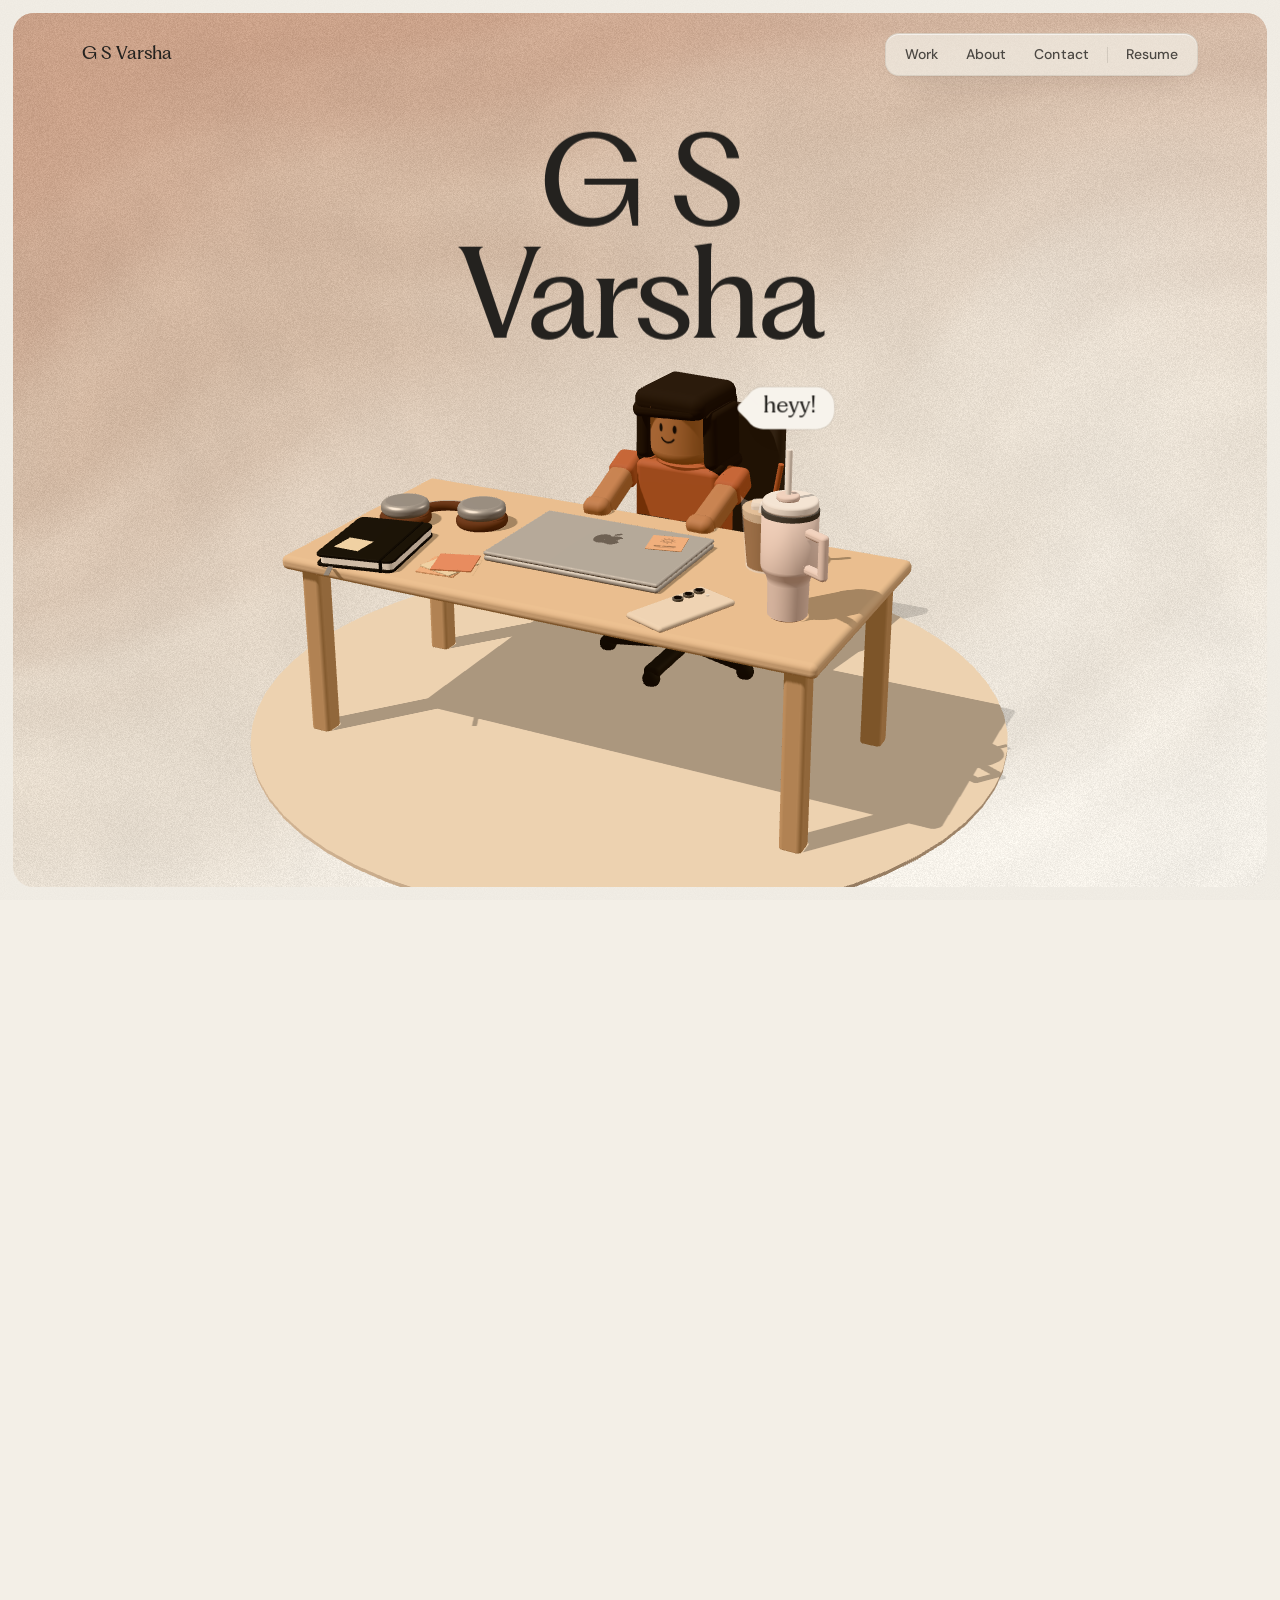
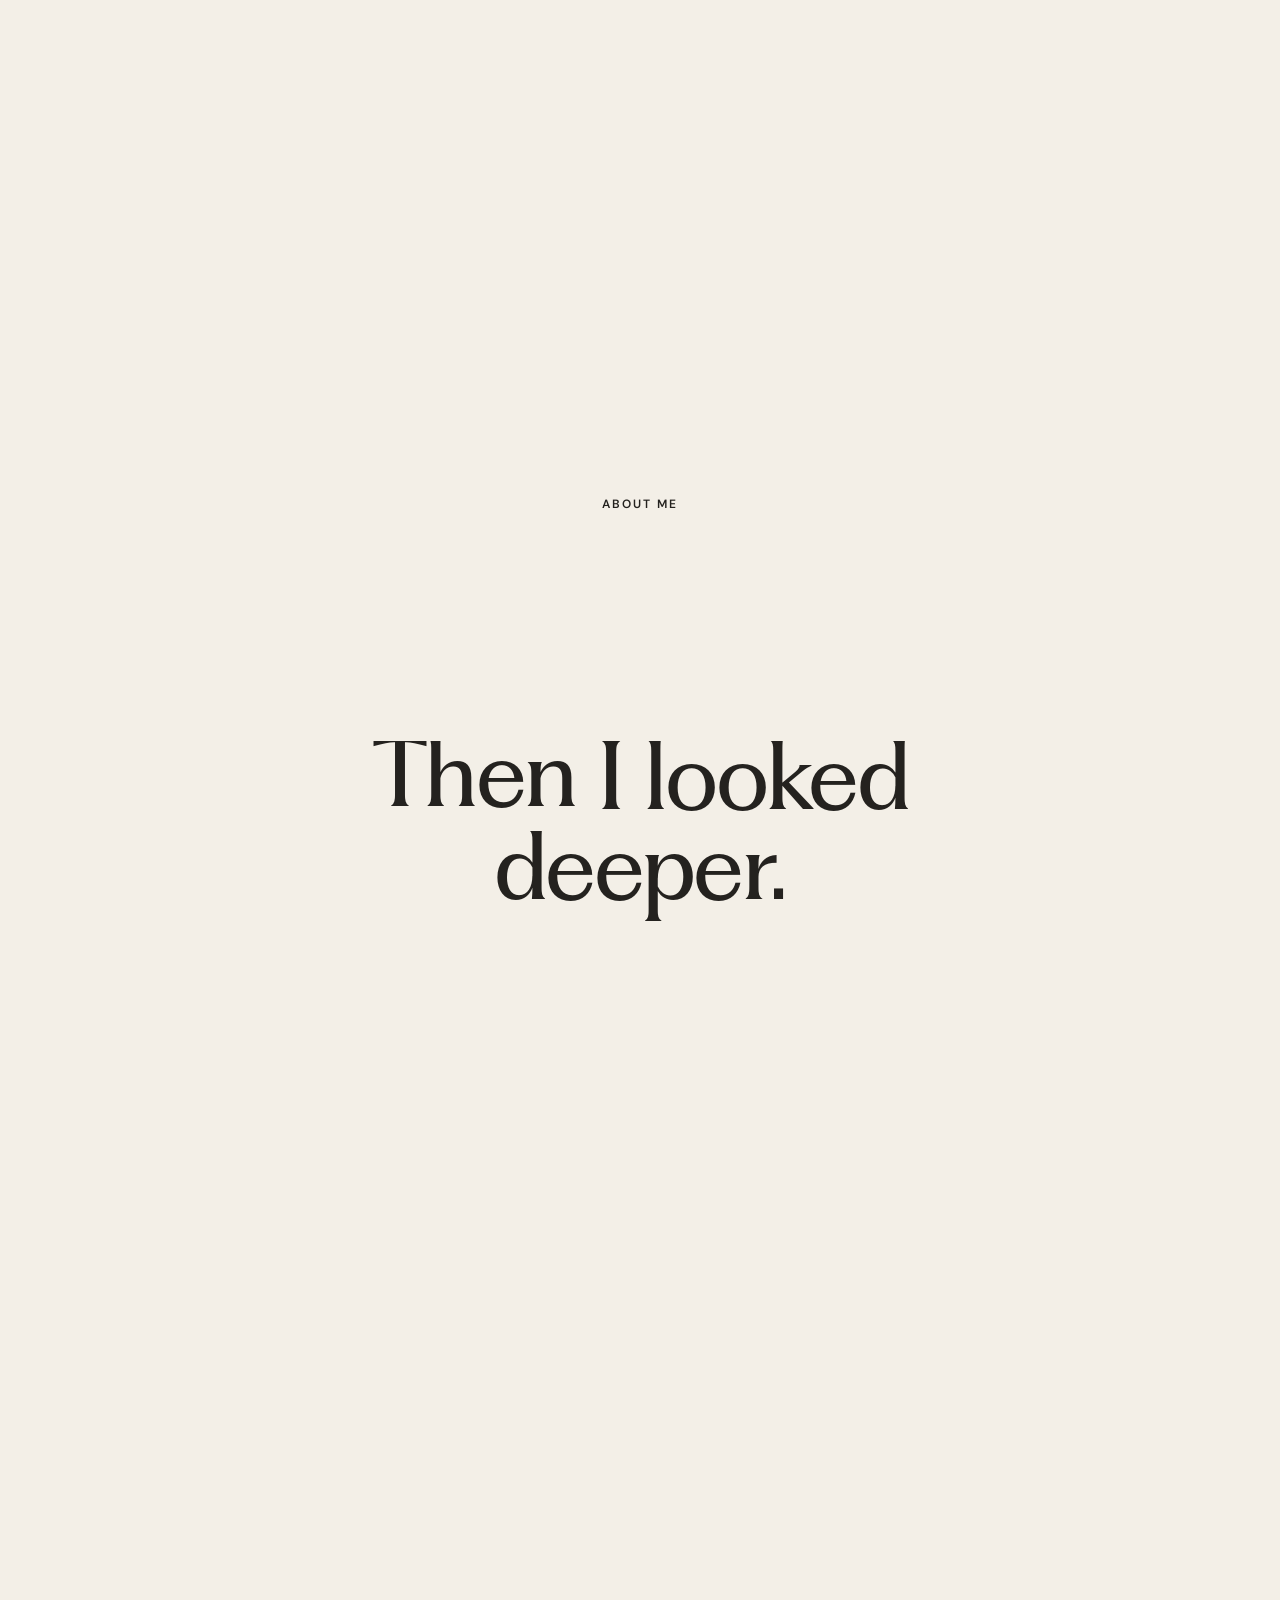
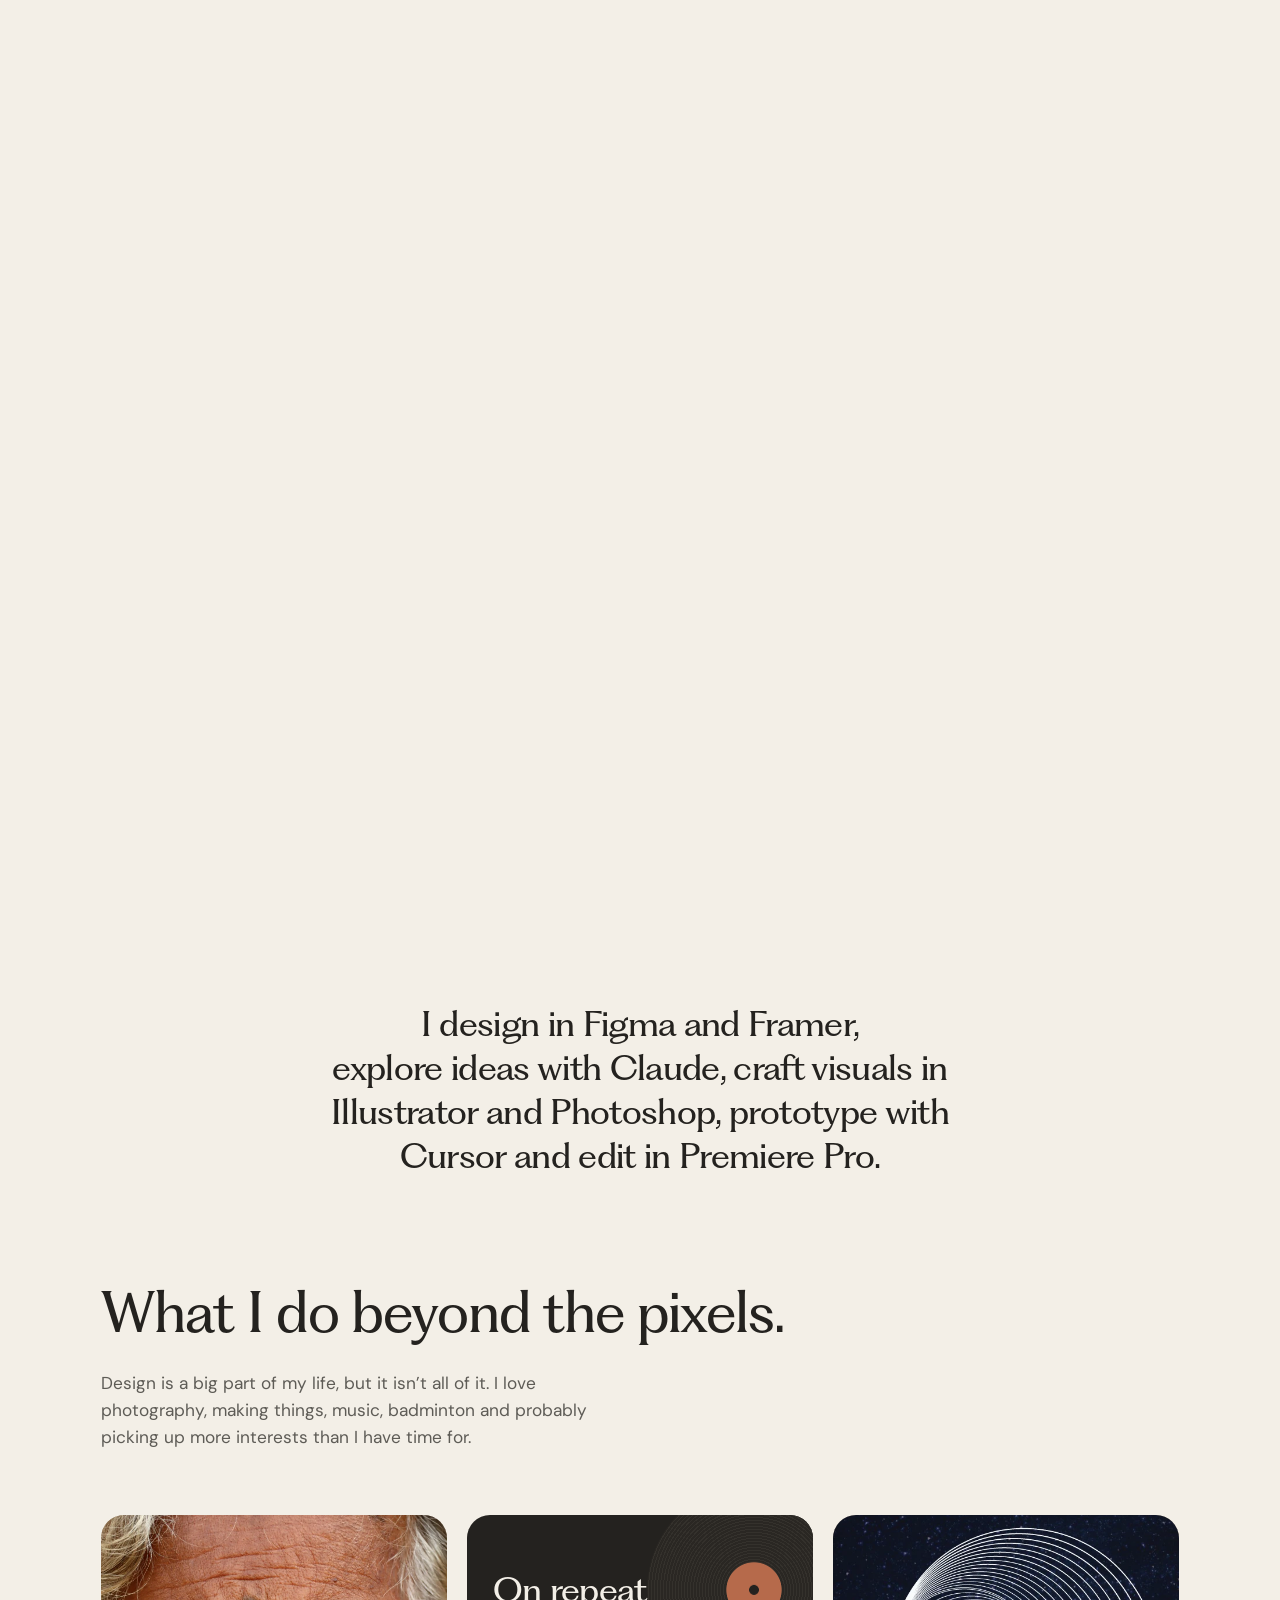
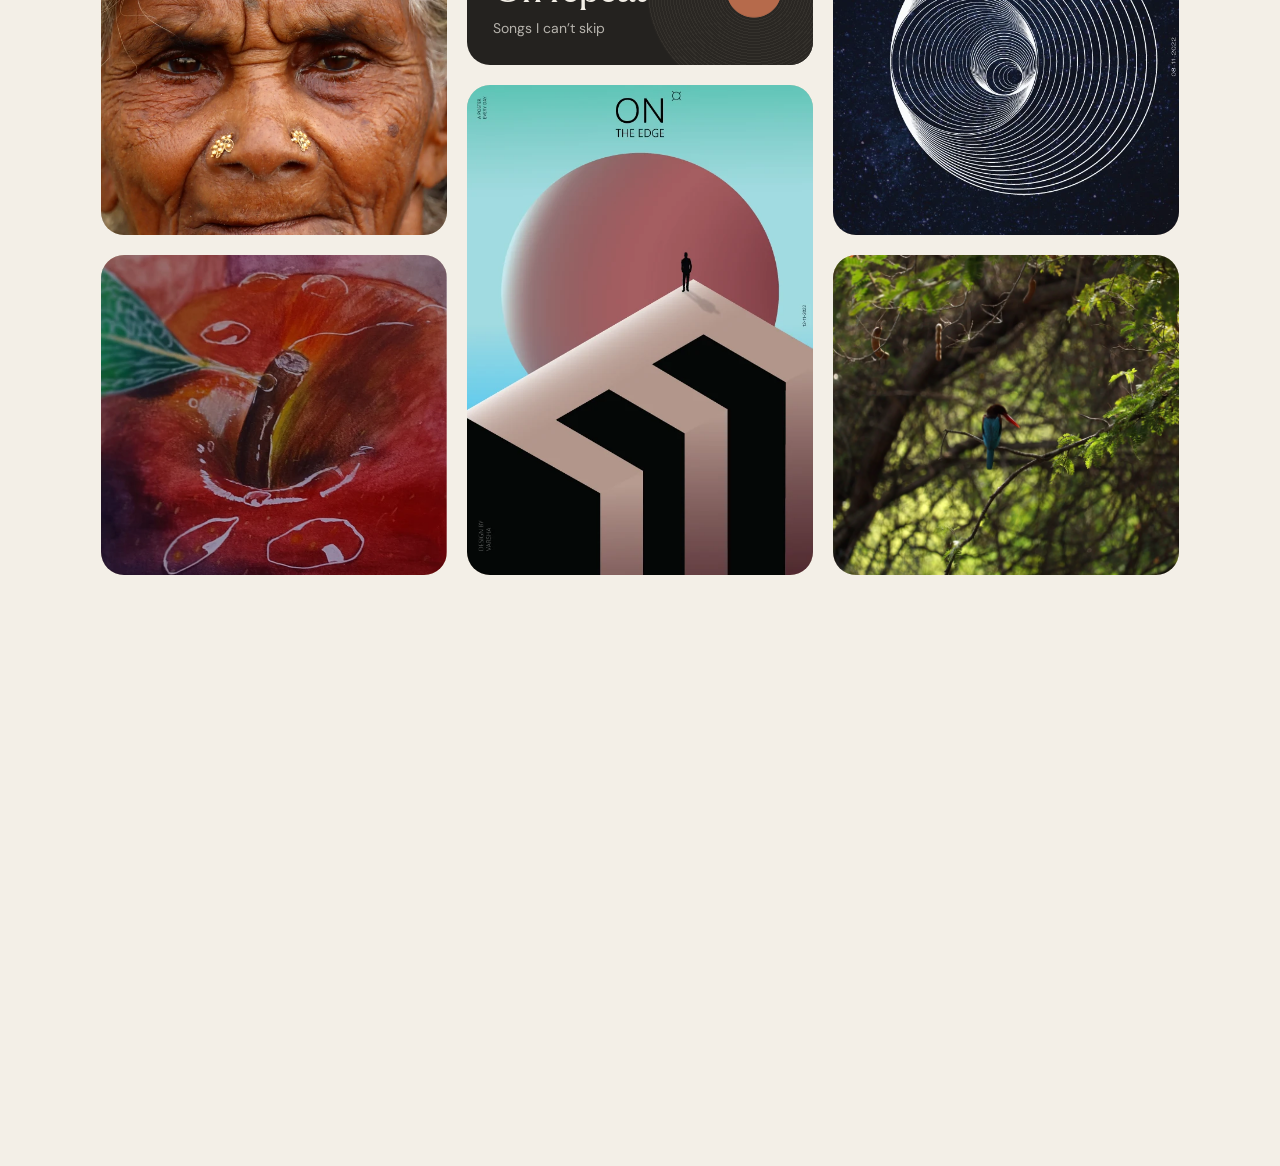
<file: index.html>
<!doctype html>
<html lang="en">
<head>
  <meta charset="utf-8">
  <meta name="viewport" content="width=device-width, initial-scale=1, viewport-fit=cover">
  <title>G S Varsha — Product Designer &amp; UX Designer</title>
  <meta name="description" content="Portfolio of G S Varsha, product designer and UX designer.">
  <meta name="theme-color" content="#F3EFE7">
  <link rel="icon" href="data:image/svg+xml,%3Csvg xmlns='http://www.w3.org/2000/svg' viewBox='0 0 16 16'%3E%3Crect width='16' height='16' rx='3' fill='%23F3EFE7'/%3E%3Ccircle cx='8' cy='8' r='3.2' fill='%23B66A4B'/%3E%3C/svg%3E">

  <link rel="preload" href="fonts/PPFragment-GlareRegular.otf" as="font" type="font/otf" crossorigin>
  <link rel="preconnect" href="https://fonts.googleapis.com">
  <link rel="preconnect" href="https://fonts.gstatic.com" crossorigin>
  <link rel="stylesheet" href="https://fonts.googleapis.com/css2?family=DM+Sans:opsz,wght@9..40,400;9..40,500;9..40,600&amp;display=swap">
  <link rel="stylesheet" href="css/base.css">
  <link rel="stylesheet" href="css/hero.css">
  <link rel="stylesheet" href="css/projects.css">
  <link rel="stylesheet" href="css/about.css">
  <link rel="stylesheet" href="css/outro.css">
  <link rel="stylesheet" href="css/rally.css">
  <link rel="stylesheet" href="css/cursor.css">

  <!-- Tamil + Devanagari for the greeting: only the glyphs used (text=
       subset), loaded without blocking render; system fonts are fallbacks. -->
  <link rel="preload" as="style" href="https://fonts.googleapis.com/css2?family=Noto+Sans+Devanagari:wght@400&amp;family=Noto+Sans+Tamil:wght@400&amp;text=%E0%AE%B5%E0%AE%A3%E0%AE%95%E0%AF%8D%E0%AE%95%E0%AE%AE%E0%AF%8D%E0%A4%A8%E0%A4%AE%E0%A4%B8%E0%A5%8D%E0%A4%A4%E0%A5%87&amp;display=swap" onload="this.onload=null;this.rel='stylesheet'">


  <script>
    (() => {
      const root = document.documentElement;
      root.classList.add("js");
      // .motion turns on the pinned scroll sequence; without it (no JS, no
      // WebGL, or reduced motion) the hero is a still, readable page.
      const reduce = matchMedia("(prefers-reduced-motion: reduce)").matches;
      if (!reduce) root.classList.add("motion");

      // The greeting (js/loader.js): the first visit in this browser
      // session, or any visit with ?hello; never when arriving at a #link.
      let greet = !location.hash;
      try {
        if (sessionStorage.getItem("gsv9-greeted")) greet = false;
      } catch (e) {}
      if (/[?&]hello\b/.test(location.search)) greet = true;
      if (!greet) return;
      root.classList.add("greet");
      if ("scrollRestoration" in history) history.scrollRestoration = "manual";
      // is-loading: only the paper shows; the name and desk wait to come in
      if (!reduce) root.classList.add("is-loading", "is-rising");
      // safety net: never leave the page covered or the hero empty
      setTimeout(() => root.classList.remove("greet", "is-loading", "is-rising"), 9000);
    })();
  </script>
  <!-- js/bundle.js is js/hero.js and everything it imports (three.js
       included) in one plain script, so the page also works opened straight
       from disk. Rebuild it after editing js/: see README. -->
  <script type="speculationrules">{"prefetch":[{"where":{"selector_matches":"a[href*='work/'], a[href*='index.html']"},"eagerness":"moderate"}]}</script>
  <script defer src="js/bundle.js"></script>
  <script defer src="js/nav.js"></script>
  <script defer src="js/projects.js"></script>
  <script defer src="js/outro.js"></script>
  <script defer src="js/rally-core.js"></script>
  <script defer src="js/rally.js"></script>
  <script defer src="js/loader.js"></script>
  <script defer src="js/cursor.js"></script>
</head>
<body>
  <a class="skip" href="#work">Skip to work</a>

  <!-- Header, always on top: the name on the left, the links on the right
       in a small paper tab (a sand slab slides under the one you point at),
       over a soft blur that fades out downward. -->
  <!-- the header's soft blur sits outside it: the header keeps its own view transition, and that would stop the blur seeing the page -->
  <div class="dock__blur" aria-hidden="true" data-dock-blur><i></i><i></i><i></i><i></i><i></i><i></i></div>
  <header class="dock" data-dock>
    <a class="dock__name" href="#top">G S Varsha</a>
    <!-- phones: Resume stays out; the other links fold into a menu -->
    <div class="dock__end">
      <div class="dock__pill">
        <a class="dock__cta" href="assets/G-S-Varsha-Resume.pdf" target="_blank" rel="noopener" data-resume>Resume</a>
        <span class="dock__sep" aria-hidden="true"></span>
        <button class="dock__burger" type="button" aria-expanded="false" aria-controls="dock-menu" data-burger>
          <span class="dock__burger-word" aria-hidden="true"><span>Menu</span><span>Close</span></span>
          <span class="dock__bars" aria-hidden="true"><i></i><i></i></span>
          <span class="visually-hidden">Menu</span>
        </button>
      </div>
    </div>
    <nav class="dock__nav" id="dock-menu" aria-label="Primary">
      <span class="dock__slab" aria-hidden="true" data-slab></span>
      <ul class="dock__list">
        <li><a class="dock__link" href="#work" data-section-link="work">Work</a></li>
        <li><a class="dock__link" href="#about" data-section-link="about">About</a></li>
        <li><a class="dock__link" href="#contact">Contact</a></li>
        <li class="dock__rule" aria-hidden="true"></li>
        <!-- the PDF: assets/G-S-Varsha-Resume.pdf (replace the file to update it; RESUME_READY in js/nav.js) -->
        <li><a class="dock__link dock__link--resume" href="assets/G-S-Varsha-Resume.pdf" target="_blank" rel="noopener" data-resume>Resume</a></li>
      </ul>
      <!-- phones only: a quiet line to reach you, under the links -->
      <p class="dock__extra">
        <a data-link="email">Email</a>
        <a data-link="linkedin">LinkedIn</a>
      </p>
    </nav>
  </header>

  <main id="top">
    <!-- Hero. The pin holds still for the scroll sequence (js/hero.js):
         1  the name, above a little desk scene (js/scene.js)
         2  the name rolls out; the roles and introduction roll in
         3  the camera swings over your shoulder into the laptop as it opens
         4  the screen shows the projects carousel; the real carousel
            (#work, below) fades in exactly over it and takes over.
         Layers, back to front: paper (WebGL) · type · desk (WebGL). -->
    <section class="hero" aria-labelledby="hero-name" data-hero>
      <div class="hero__pin" data-pin>
        <div class="hero__frame" data-frame>
          <canvas class="hero__paper" aria-hidden="true" data-paper></canvas>


          <!-- The greeting: a one-line window at the name's place; the
               greetings roll up through it (js/loader.js). -->
          <div class="loader" aria-hidden="true" data-loader>
            <div class="loader__window">
              <ol class="loader__track" data-loader-track>
                <li lang="en">Hello</li>
                <li lang="ta"><span class="loader__ta">வணக்கம்</span></li>
                <li lang="hi"><span class="loader__hi">नमस्ते</span></li>
                <li lang="fr">Salut</li>
                <li lang="la">Salve</li>
              </ol>
            </div>
          </div>

          <h1 class="hero__name" id="hero-name" data-name>
            <span class="mask"><span class="word" data-word>G</span></span>
            <span class="mask"><span class="word" data-word>S</span></span><br>
            <span class="mask"><span class="word" data-word>Varsha</span></span>
          </h1>

          <canvas class="hero__scene" aria-hidden="true" data-scene></canvas>
        </div>

        <div class="hero__identity" data-identity>
          <p class="roles">
            <span class="mask roles__line"><span class="roles__text" data-role>Product Designer</span></span>
            <span class="mask roles__line roles__line--2"><span class="roles__text" data-role>UX Designer</span></span>
          </p>
          <!-- In the scroll sequence these are speech bubbles from your head
               (placed every frame by js/hero.js): "heyy!" while your name is
               up, the introduction with the roles. On the still page the
               introduction is a plain paragraph beside the roles. -->
          <p class="intro bubble" data-intro><span class="bubble__text">I’ve always been curious about how things work and how they could work better. I love asking questions, exploring ideas, and turning little observations into things people can actually use.</span></p>
          <p class="bubble bubble--hey" aria-hidden="true" data-hey><span class="bubble__text">heyy!</span></p>
        </div>

      </div>
    </section>

    <!-- Projects: a carousel driven by the page's own scroll (js/projects.js).
         The section is tall and its stage sticks inside it; scrolling moves
         the projects sideways, one at a time, resting on each. The current
         one is large and tilted in the middle; its neighbours wait, small and
         blurred, on either side. The list on the right names all five and
         jumps to any of them. Phones and reduced motion get a swipeable
         row instead. Every word comes from the case studies. -->
    <section class="work" id="work" aria-labelledby="work-heading" tabindex="-1" data-work>
      <div class="work__stage">
        <header class="work__top">
          <h2 class="work__heading" id="work-heading">A few ideas, out in the world.</h2>
        </header>

        <!-- The projects travel through a curved field of focus as you scroll
             (js/projects.js): each card's place, size, tilt, blur and
             opacity come from its distance to the middle. Each card: a header
             line (name, kind) and one large screen; the one in focus links to
             its case study. -->
        <ol class="work__cards" role="list">
          <li class="card3" data-card>
            <p class="card3__head" aria-hidden="true"><span class="card3__name">SpatialLite</span><span class="card3__kind">Product design · PropTech</span></p>
            <a class="card3__body card3--spatiallite" data-case="spatiallite" aria-label="SpatialLite: explore the case study">
              <span class="card3__shot"><img src="assets/projects/spatiallite-thumb.webp" alt="SpatialLite on a laptop and a phone: a community master plan with its phases marked, and a building's floor plan" width="1672" height="941" decoding="async"></span>
              <span class="card3__cta">Explore case study <span aria-hidden="true"><svg class="i-ph" width="1em" height="1em" viewBox="0 0 256 256" fill="currentColor" aria-hidden="true" focusable="false"><path d="M198,64V168a6,6,0,0,1-12,0V78.48L68.24,196.24a6,6,0,0,1-8.48-8.48L177.52,70H88a6,6,0,0,1,0-12H192A6,6,0,0,1,198,64Z"/></svg></span></span>
            </a>
          </li>
          <li class="card3" data-card>
            <p class="card3__head" aria-hidden="true"><span class="card3__name">Spacture AI</span><span class="card3__kind">Website redesign · AI</span></p>
            <a class="card3__body card3--spacture" data-case="spacture" aria-label="Spacture AI: explore the case study">
              <span class="card3__shot"><img src="assets/projects/spacture-thumb.webp" alt="Redesigned Spacture AI homepage on a laptop: Know Sooner. Respond Faster., beside a camera lens" width="1536" height="1024" decoding="async" loading="lazy"></span>
              <span class="card3__cta">Explore case study <span aria-hidden="true"><svg class="i-ph" width="1em" height="1em" viewBox="0 0 256 256" fill="currentColor" aria-hidden="true" focusable="false"><path d="M198,64V168a6,6,0,0,1-12,0V78.48L68.24,196.24a6,6,0,0,1-8.48-8.48L177.52,70H88a6,6,0,0,1,0-12H192A6,6,0,0,1,198,64Z"/></svg></span></span>
            </a>
          </li>
          <li class="card3" data-card>
            <p class="card3__head" aria-hidden="true"><span class="card3__name">Craft</span><span class="card3__kind">Website design &amp; implementation</span></p>
            <a class="card3__body card3--craft" data-case="craft" aria-label="Craft: explore the case study">
              <span class="card3__shot"><img src="assets/projects/craft-thumb.webp" alt="Craft homepage: Creative Studio for AEC Workflows, with a sketch-to-render comparison and a tower render" width="1672" height="941" decoding="async" loading="lazy"></span>
              <span class="card3__cta">Explore case study <span aria-hidden="true"><svg class="i-ph" width="1em" height="1em" viewBox="0 0 256 256" fill="currentColor" aria-hidden="true" focusable="false"><path d="M198,64V168a6,6,0,0,1-12,0V78.48L68.24,196.24a6,6,0,0,1-8.48-8.48L177.52,70H88a6,6,0,0,1,0-12H192A6,6,0,0,1,198,64Z"/></svg></span></span>
            </a>
          </li>
          <li class="card3" data-card>
            <p class="card3__head" aria-hidden="true"><span class="card3__name">Flex Academy</span><span class="card3__kind">Website design</span></p>
            <a class="card3__body card3--flex" data-case="flex" aria-label="Flex Academy: explore the case study">
              <span class="card3__shot"><img src="assets/projects/flex-thumb.webp" alt="Flex Academy on a laptop and a phone: We teach you how to build The Machine, and Your next 10 units shouldn’t feel like your first" width="1536" height="1024" decoding="async" loading="lazy"></span>
              <span class="card3__cta">Explore case study <span aria-hidden="true"><svg class="i-ph" width="1em" height="1em" viewBox="0 0 256 256" fill="currentColor" aria-hidden="true" focusable="false"><path d="M198,64V168a6,6,0,0,1-12,0V78.48L68.24,196.24a6,6,0,0,1-8.48-8.48L177.52,70H88a6,6,0,0,1,0-12H192A6,6,0,0,1,198,64Z"/></svg></span></span>
            </a>
          </li>
          <!-- Spatial Key: no case study, it stays private. Its picture sits
               under a pane of frosted glass with a lock in the middle, and
               the card leads to Contact. -->
          <li class="card3" data-card>
            <p class="card3__head" aria-hidden="true"><span class="card3__name">Spatial Key</span><span class="card3__kind">Private project</span></p>
            <a class="card3__body card3--locked" href="#contact" data-locked aria-label="Spatial Key is a private project. Connect to have a look">
              <span class="card3__shot"><img src="assets/projects/spatial-key-thumb.webp" alt="" width="1672" height="941" decoding="async" loading="lazy"></span>
              <span class="card3__seal" aria-hidden="true">
                <span class="card3__lock"><svg viewBox="0 0 256 256" fill="currentColor" focusable="false"><path class="card3__shackle" d="M80,80V56a48,48,0,0,1,96,0V80H160V56a32,32,0,0,0-64,0V80Z"/><path d="M48,80H208a16,16,0,0,1,16,16V208a16,16,0,0,1-16,16H48a16,16,0,0,1-16-16V96A16,16,0,0,1,48,80Z"/></svg></span>
                <span class="card3__ask">Connect to have a look?</span>
              </span>
            </a>
          </li>
        </ol>
        <!-- once the last project is in focus (data-end, js/projects.js):
             a quiet hint that the page goes on below -->
        <p class="work__hint" aria-hidden="true">Scroll down<svg class="work__hint-arrow" width="14" height="14" viewBox="0 0 256 256" fill="currentColor" aria-hidden="true" focusable="false"><path d="M212.24,100.24l-80,80a6,6,0,0,1-8.48,0l-80-80a6,6,0,0,1,8.48-8.48L128,167.51l75.76-75.75a6,6,0,0,1,8.48,8.48Z"/></svg></p>
      </div>
    </section>

    <!-- About (#about): one scene that plays with the scroll. The three
         statements take turns in the middle of the screen; the last one
         rises to the top as your portrait comes up with your character from
         the hero and a few lines about you (css/about.css, js/about.js).
         Things to fill in are marked "ADD:". -->
    <section class="story" id="about" aria-labelledby="story-title" data-story>
      <div class="story__stage">
        <h2 class="story__label" id="story-title" data-story-label>About me</h2>
        <div class="story__lines">
          <p class="beat__line" data-line>I started with visuals.</p>
          <p class="beat__line" data-line>Then I looked deeper.</p>
          <p class="beat__line" data-line>Now, I design experiences.</p>
        </div>

        <div class="meet" data-meet>
          <div class="meet__pic" data-meet-pic>
            <!-- me: the photo comes into focus once it's up (js/about.js) -->
            <figure class="meet__photo" data-portrait>
              <svg class="meet__blob" viewBox="0 0 1200 1500" aria-hidden="true" focusable="false"><path d="M640 300C880 270 1120 430 1150 660C1165 770 1185 830 1190 930C1200 1110 1120 1290 960 1400C780 1520 470 1500 300 1390C120 1270 40 1010 70 800C100 560 380 340 640 300Z"/></svg>
              <img src="assets/about/portrait-cut.webp" alt="G S Varsha smiling at the camera, in a beige cap and a white T-shirt" width="1200" height="1500" decoding="async">
            </figure>
            <!-- your character, the same one as at the top of the page -->
            <figure class="meet__me" data-story-me>
              <canvas aria-hidden="true" data-cutout></canvas>
              <figcaption class="visually-hidden">My blocky character from the top of the page</figcaption>
            </figure>
          </div>
          <div class="meet__text" data-meet-text>
            <p class="meet__hey">Hey, I’m Varsha.</p>
            <p>I’m someone who gets curious about a lot of things. I studied visual communication, started exploring design, and eventually found myself drawn to the world of digital products.</p>
            <p>I like figuring things out, noticing little details, experimenting with ideas and occasionally going down rabbit holes just because something caught my attention.</p>
            <p>There’s still a lot I want to learn, make and explore. This little corner of the internet is a collection of some of that.</p>
          </div>
        </div>
      </div>
    </section>

    <!-- Toolset: one sentence. When it comes into view, three cursors fly
         in carrying the logos; as each arrives the words part to make room
         and the logo drops in beside its name. It plays by itself, once
         per visit (again on a reload), like a short film. Four lines,
         before and after: each line is a .kit__row
         (js/about.js, initKit). Logos: the apps' own icons, in
         assets/tools/. No JS or reduced motion: the logos are already in. -->
    <section class="kit" aria-labelledby="kit-title" data-kit>
      <div class="kit__stage" data-kit-stage>
        <h2 class="visually-hidden" id="kit-title">My toolset</h2>
        <p class="kit__line" data-kit-line><span class="kit__row">I design in <span class="chip" data-chip><img src="assets/tools/figma.webp" alt="" width="512" height="512"></span>Figma and <span class="chip" data-chip><svg viewBox="0 0 24 24" aria-hidden="true" focusable="false"><rect x="2.4" y="2.4" width="19.2" height="19.2" rx="4.3" fill="#000"/><path fill="#fff" d="M7.6 5.2h8.8v4.4H12zM7.6 9.6H12l4.4 4.4H7.6zM7.6 14H12v4.4z"/></svg></span>Framer,</span> <span class="kit__row">explore ideas with <span class="chip" data-chip><img src="assets/tools/claude.webp" alt="" width="512" height="512"></span>Claude, craft visuals in</span> <span class="kit__row"><span class="chip" data-chip><img src="assets/tools/illustrator.webp" alt="" width="512" height="512"></span>Illustrator and <span class="chip" data-chip><img src="assets/tools/photoshop.webp" alt="" width="512" height="512"></span>Photoshop, prototype with</span> <span class="kit__row"><span class="chip" data-chip><img src="assets/tools/cursor.webp" alt="" width="512" height="512"></span>Cursor and edit in <span class="chip" data-chip><img class="chip__pad" src="assets/tools/premiere-pro.svg" alt="" width="234" height="234"></span>Premiere&nbsp;Pro.</span></p>
        <!-- the three cursors that bring the logos in -->
        <span class="kit__cursor kit__cursor--a" aria-hidden="true" data-kit-cursor>
          <svg viewBox="0 0 24 24" focusable="false"><path d="M3.5 2.5 20 10.2l-7.1 2.1-3.3 6.9z" fill="#24221F" stroke="#FFFFFF" stroke-width="1.6" stroke-linejoin="round"/></svg>
          <b>Designer</b>
        </span>
        <span class="kit__cursor kit__cursor--b" aria-hidden="true" data-kit-cursor>
          <svg viewBox="0 0 24 24" focusable="false"><path d="M3.5 2.5 20 10.2l-7.1 2.1-3.3 6.9z" fill="#24221F" stroke="#FFFFFF" stroke-width="1.6" stroke-linejoin="round"/></svg>
          <b>Thinker</b>
        </span>
        <span class="kit__cursor kit__cursor--c" aria-hidden="true" data-kit-cursor>
          <svg viewBox="0 0 24 24" focusable="false"><path d="M3.5 2.5 20 10.2l-7.1 2.1-3.3 6.9z" fill="#24221F" stroke="#FFFFFF" stroke-width="1.6" stroke-linejoin="round"/></svg>
          <b>Maker</b>
        </span>
      </div>
    </section>

    <!-- Beyond the pixels: a bento of tiles in three columns, the middle one
         offset (css/about.css). Each opens its own thing: the photographs and
         the artwork open the gallery at their picture, On repeat opens the
         songs. Tiles rise in as they come into
         view (js/about.js). -->
    <section class="beyond" aria-labelledby="beyond-title" data-beyond>
      <div class="beyond__canvas">
        <header class="beyond__head">
          <h2 class="beyond__title" id="beyond-title">What I do beyond the pixels.</h2>
          <p class="beyond__line">Design is a big part of my life, but it isn’t all of it. I love photography, making things, music, badminton and probably picking up more interests than I have time for.</p>
        </header>

        <!-- left column: tiles a and e; middle: b, d and g; right: c and f
             (where each sits: css/about.css) -->
        <div class="bento" data-bento>
          <button class="tile tile--a" type="button" aria-haspopup="dialog" aria-controls="gallery" data-gallery-open="photography" data-gallery-at="0" style="--i: 0">
            <span class="tile__media" data-thumb="0"></span>
            <span class="tile__tag">Photography</span>
          </button>
          <button class="tile tile--b tile--music" type="button" aria-haspopup="dialog" aria-controls="songs" data-open-songs style="--i: 1">
            <span class="tile__disc" aria-hidden="true"></span>
            <span class="tile__big">On repeat</span>
            <span class="tile__small">Songs I can’t skip</span>
          </button>
          <button class="tile tile--c" type="button" aria-haspopup="dialog" aria-controls="gallery" data-gallery-open="artwork" data-gallery-at="0" style="--i: 2">
            <span class="tile__media" data-thumb="0"></span>
            <span class="tile__tag">Graphic design</span>
          </button>
          <button class="tile tile--d" type="button" aria-haspopup="dialog" aria-controls="gallery" data-gallery-open="artwork" data-gallery-at="1" style="--i: 3">
            <span class="tile__media" data-thumb="1"></span>
            <span class="tile__tag">Graphic design</span>
          </button>
          <button class="tile tile--e" type="button" aria-haspopup="dialog" aria-controls="gallery" data-gallery-open="drawings" data-gallery-at="0" style="--i: 4">
            <span class="tile__media" data-thumb="0"></span>
            <span class="tile__tag">Art &amp; illustration</span>
          </button>
          <button class="tile tile--f" type="button" aria-haspopup="dialog" aria-controls="gallery" data-gallery-open="photography" data-gallery-at="1" style="--i: 5">
            <span class="tile__media" data-thumb="1"></span>
            <span class="tile__tag">Photography</span>
          </button>
        </div>
      </div>

      <!-- the songs on repeat, opened from the record -->
      <dialog class="songs" id="songs" aria-labelledby="repeat-title" data-songs>
        <h3 class="repeat__title" id="repeat-title">On repeat</h3>
        <!-- a little player: the song playing on the left with its cover,
             the songs on the right, and back, play and next under them
             (js/about.js, initPlayer). Each song plays its Apple Music
             preview: about 30 seconds, from the part of the song Apple
             picks to show it off (usually the chorus), for anyone, signed in
             to anything or not. Then the next one plays.
             The songs, one <li> each: data-song is the song's Apple Music
             id (the number after ?i= in its music.apple.com link),
             data-preview and data-cover its preview and cover, from
             https://itunes.apple.com/lookup?id=<id>&country=in
             (previewUrl, and artworkUrl100 with 100x100bb made 600x600bb):
             <li><button class="track__btn" type="button" data-song="..." data-preview="..." data-cover="..."><span class="track__song">Song title</span> <span class="track__artist">Artist</span></button></li>
             A playlist link can go in .repeat__link: set href and remove
             hidden. Nothing loads until the songs open. -->
        <div class="deck">
          <div class="now" data-now>
            <div class="now__art"><img alt="" width="640" height="640" decoding="async" data-now-art></div>
            <p class="now__song" data-now-song></p>
            <p class="now__artist" data-now-artist></p>
            <div class="now__time" aria-hidden="true">
              <span data-now-at>0:00</span>
              <span class="now__bar"><span class="now__fill" data-now-fill></span></span>
              <span data-now-len>0:30</span>
            </div>
          </div>
          <div class="deck__side">
            <ol class="repeat__list" data-tracks>
              <li><button class="track__btn" type="button" data-song="1524793907" data-preview="https://audio-ssl.itunes.apple.com/itunes-assets/AudioPreview211/v4/ba/9f/fd/ba9ffdbe-e2d8-f0f2-3e64-dc0ad2429a05/mzaf_7780705505584561681.plus.aac.p.m4a" data-cover="https://is1-ssl.mzstatic.com/image/thumb/Music125/v4/7c/04/ba/7c04ba17-2ff8-21b3-0ac0-7d141f86e924/20UMGIM64216.rgb.jpg/600x600bb.jpg"><span class="track__song">august</span> <span class="track__artist">Taylor Swift</span></button></li>
              <li><button class="track__btn" type="button" data-song="586962314" data-preview="https://audio-ssl.itunes.apple.com/itunes-assets/AudioPreview221/v4/ab/fc/03/abfc030a-1ba4-ce92-65a9-69f6898ff393/mzaf_17416643675212349681.plus.aac.p.m4a" data-cover="https://is1-ssl.mzstatic.com/image/thumb/Music113/v4/8c/b7/fb/8cb7fb4f-3e96-8fa3-10ab-b494b2597c9f/886443579477.jpg/600x600bb.jpg"><span class="track__song">Rasathi</span> <span class="track__artist">A.R. Rahman, Shahul Hameed</span></button></li>
              <li><button class="track__btn" type="button" data-song="1217902078" data-preview="https://audio-ssl.itunes.apple.com/itunes-assets/AudioPreview211/v4/8e/fc/60/8efc6062-8126-4b28-4758-65ef0f80e4c1/mzaf_16286515255404637093.plus.aac.p.m4a" data-cover="https://is1-ssl.mzstatic.com/image/thumb/Music125/v4/a3/71/ee/a371eea6-b148-0e47-9170-baf2147c8f7b/603497870066.jpg/600x600bb.jpg"><span class="track__song">Seven Wonders</span> <span class="track__artist">Fleetwood Mac</span></button></li>
              <li><button class="track__btn" type="button" data-song="1729751827" data-preview="https://audio-ssl.itunes.apple.com/itunes-assets/AudioPreview211/v4/7a/95/dc/7a95dc84-2a23-6db0-eab7-d13154856a2c/mzaf_17323186275842451113.plus.aac.p.m4a" data-cover="https://is1-ssl.mzstatic.com/image/thumb/Music221/v4/92/0e/16/920e16ba-bcfe-8c82-d33b-b1e6d8196cb7/196871814256.jpg/600x600bb.jpg"><span class="track__song">Mandram Vandha</span> <span class="track__artist">Ilaiyaraaja, S. P. Balasubrahmanyam</span></button></li>
              <li><button class="track__btn" type="button" data-song="1497230972" data-preview="https://audio-ssl.itunes.apple.com/itunes-assets/AudioPreview211/v4/e5/b6/05/e5b605d9-5a44-e981-d9be-2c434cb61de4/mzaf_16402977899153564031.plus.aac.p.m4a" data-cover="https://is1-ssl.mzstatic.com/image/thumb/Music115/v4/65/e3/e7/65e3e740-b69f-f5cb-f2e6-7dedb5265ac9/19UMGIM96748.rgb.jpg/600x600bb.jpg"><span class="track__song">Borderline</span> <span class="track__artist">Tame Impala</span></button></li>
              <li><button class="track__btn" type="button" data-song="1544268343" data-preview="https://audio-ssl.itunes.apple.com/itunes-assets/AudioPreview221/v4/fc/ef/7b/fcef7b7a-cf8f-df89-14af-6de042067641/mzaf_2860575469514027484.plus.aac.p.m4a" data-cover="https://is1-ssl.mzstatic.com/image/thumb/Music124/v4/bd/dd/54/bddd543b-4e0f-007b-1398-5fef90b963c3/20UM1IM14847.rgb.jpg/600x600bb.jpg"><span class="track__song">‘tis the damn season</span> <span class="track__artist">Taylor Swift</span></button></li>
            </ol>
            <div class="deck__controls">
              <button class="deck__btn" type="button" aria-label="Previous song" data-prev><svg viewBox="0 0 256 256" fill="currentColor" aria-hidden="true" focusable="false"><path d="M208,47.88V208.12a16,16,0,0,1-24.43,13.43L64,146.77V216a8,8,0,0,1-16,0V40a8,8,0,0,1,16,0v69.23L183.57,34.45A15.95,15.95,0,0,1,208,47.88Z"/></svg></button>
              <button class="deck__btn deck__btn--play" type="button" aria-label="Play" data-toggle><svg class="i-play" viewBox="0 0 256 256" fill="currentColor" aria-hidden="true" focusable="false"><path d="M240,128a15.74,15.74,0,0,1-7.6,13.51L88.32,229.65a16,16,0,0,1-16.2.3A15.86,15.86,0,0,1,64,216.13V39.87a15.86,15.86,0,0,1,8.12-13.82,16,16,0,0,1,16.2.3L232.4,114.49A15.74,15.74,0,0,1,240,128Z"/></svg><svg class="i-pause" viewBox="0 0 256 256" fill="currentColor" aria-hidden="true" focusable="false"><path d="M216,48V208a16,16,0,0,1-16,16H160a16,16,0,0,1-16-16V48a16,16,0,0,1,16-16h40A16,16,0,0,1,216,48ZM96,32H56A16,16,0,0,0,40,48V208a16,16,0,0,0,16,16H96a16,16,0,0,0,16-16V48A16,16,0,0,0,96,32Z"/></svg></button>
              <button class="deck__btn" type="button" aria-label="Next song" data-next><svg viewBox="0 0 256 256" fill="currentColor" aria-hidden="true" focusable="false"><path d="M208,40V216a8,8,0,0,1-16,0V146.77L72.43,221.55A15.95,15.95,0,0,1,48,208.12V47.88A15.95,15.95,0,0,1,72.43,34.45L192,109.23V40a8,8,0,0,1,16,0Z"/></svg></button>
            </div>
          </div>
        </div>
        <audio preload="none" data-audio></audio>
        <a class="repeat__link" href="" target="_blank" rel="noopener" hidden>Open the playlist <span aria-hidden="true"><svg class="i-ph" width="1em" height="1em" viewBox="0 0 256 256" fill="currentColor" aria-hidden="true" focusable="false"><path d="M198,64V168a6,6,0,0,1-12,0V78.48L68.24,196.24a6,6,0,0,1-8.48-8.48L177.52,70H88a6,6,0,0,1,0-12H192A6,6,0,0,1,198,64Z"/></svg></span></a>
        <button class="songs__close" type="button" aria-label="Close" data-songs-close><svg class="icon" viewBox="0 0 256 256" fill="currentColor" aria-hidden="true" focusable="false"><path d="M204.24,195.76a6,6,0,1,1-8.48,8.48L128,136.49,60.24,204.24a6,6,0,0,1-8.48-8.48L119.51,128,51.76,60.24a6,6,0,0,1,8.48-8.48L128,119.51l67.76-67.75a6,6,0,0,1,8.48,8.48L136.49,128Z"/></svg></button>
      </dialog>

      <!-- the gallery: one picture at a time, full size, ← → and close -->
      <div class="gallery" id="gallery" role="dialog" aria-modal="true" aria-label="Gallery" hidden data-gallery>
        <div class="gallery__media" data-g-media></div>
        <p class="visually-hidden" aria-live="polite" data-g-count></p>
        <button class="gallery__arrow gallery__arrow--prev" type="button" aria-label="Previous" data-g-prev><svg class="icon" viewBox="0 0 256 256" fill="currentColor" aria-hidden="true" focusable="false"><path d="M164.24,203.76a6,6,0,1,1-8.48,8.48l-80-80a6,6,0,0,1,0-8.48l80-80a6,6,0,0,1,8.48,8.48L88.49,128Z"/></svg></button>
        <button class="gallery__arrow gallery__arrow--next" type="button" aria-label="Next" data-g-next><svg class="icon" viewBox="0 0 256 256" fill="currentColor" aria-hidden="true" focusable="false"><path d="M180.24,132.24l-80,80a6,6,0,0,1-8.48-8.48L167.51,128,91.76,52.24a6,6,0,0,1,8.48-8.48l80,80A6,6,0,0,1,180.24,132.24Z"/></svg></button>
        <button class="gallery__close" type="button" aria-label="Close" data-g-close><svg class="icon" viewBox="0 0 256 256" fill="currentColor" aria-hidden="true" focusable="false"><path d="M204.24,195.76a6,6,0,1,1-8.48,8.48L128,136.49,60.24,204.24a6,6,0,0,1-8.48-8.48L119.51,128,51.76,60.24a6,6,0,0,1,8.48-8.48L128,119.51l67.76-67.75a6,6,0,0,1,8.48,8.48L136.49,128Z"/></svg></button>
      </div>

      <!-- the photographs, one <li> each (WebP, long edge 2000px). The first
           two are the photography tiles. To add one:
           <li><img src="assets/beyond/photography/13.webp" alt="What the photo shows" width="2000" height="1333"><p>Optional caption</p></li> -->
      <ol hidden data-source="photography" data-title="Photography" data-kind="Photograph">
        <li><img src="assets/beyond/photography/01.webp" alt="Close portrait of an elderly woman with grey hair and gold nose studs" width="1333" height="2000"></li>
        <li><img src="assets/beyond/photography/02.webp" alt="A white-throated kingfisher on a branch under tamarind leaves" width="2000" height="1333"></li>
        <li><img src="assets/beyond/photography/03.webp" alt="Two blackbuck grazing head to head, their spiral horns crossing" width="1333" height="2000"></li>
        <li><img src="assets/beyond/photography/04.webp" alt="A pelican gliding across golden, rippled water" width="2000" height="1333"></li>
        <li><img src="assets/beyond/photography/05.webp" alt="Black and white portrait of an elderly man with a white moustache" width="1333" height="2000"></li>
        <li><img src="assets/beyond/photography/06.webp" alt="A young bonnet macaque looking up among green leaves" width="2000" height="1333"></li>
        <li><img src="assets/beyond/photography/07.webp" alt="Ferry boats on a calm, hazy sea under a blue sky" width="1500" height="2000"></li>
        <li><img src="assets/beyond/photography/08.webp" alt="The carved rock temple at Ellora, framed by the cave's overhang" width="1500" height="2000"></li>
        <li><img src="assets/beyond/photography/09.webp" alt="A painted stork in flight, seen through soft green leaves against the sky" width="2000" height="1334"></li>
        <li><img src="assets/beyond/photography/10.webp" alt="Close-up of a tiger's face, looking straight at the camera" width="2000" height="1334"></li>
        <li><img src="assets/beyond/photography/11.webp" alt="A peacock standing tall in front of a dark grey wall" width="2000" height="1334"></li>
        <li><img src="assets/beyond/photography/12.webp" alt="A white tiger licking its nose as it walks through green brush" width="2000" height="1334"></li>
      </ol>

      <!-- the artwork, the same way (WebP in assets/beyond/artwork); data-kind
           on each <li> says what it is (Illustration, Graphic design). The
           first two are the poster tiles. -->
      <ol hidden data-source="artwork" data-title="Illustration &amp; graphic design" data-kind="Illustration,Graphic design">
        <li data-kind="Graphic design"><img src="assets/beyond/artwork/01.webp" alt="Arrival: a poster of white concentric rings spiralling into a starry night sky" width="595" height="842"></li>
        <li data-kind="Graphic design"><img src="assets/beyond/artwork/02.webp" alt="On the Edge: a poster of a lone figure on an isometric ledge before a huge red planet" width="595" height="842"></li>
        <li data-kind="Graphic design"><img src="assets/beyond/artwork/03.webp" alt="Fluffy: the word in light letters over swirls of orange fur" width="1080" height="1080"></li>
        <li data-kind="Illustration"><img src="assets/beyond/artwork/04.webp" alt="A six-panel ink comic: a man in the shower fights a sputtering shampoo bottle" width="1743" height="1268"></li>
      </ol>

      <!-- your drawings and paintings, the same way (WebP in
           assets/beyond/drawings); data-kind on each <li> is Drawing or
           Painting. The first is the Drawings & paintings tile. -->
      <ol hidden data-source="drawings" data-title="Art &amp; illustration" data-kind="Drawing,Painting">
        <li data-kind="Painting"><img src="assets/beyond/drawings/01.webp" alt="Watercolour of a red apple up close, its stem and a green leaf, with water droplets on the skin" width="549" height="794"></li>
        <li data-kind="Painting"><img src="assets/beyond/drawings/02.webp" alt="Watercolour of a sliced blood orange: deep red segments in a pale rind against a dark navy background" width="532" height="794"></li>
        <li data-kind="Painting"><img src="assets/beyond/drawings/03.webp" alt="Watercolour of a sailboat in silhouette on still water at sunset, under a peach and lilac sky" width="521" height="692"></li>
      </ol>
    </section>

    <!-- Footer: a drop falls in as you scroll, swells, and spreads into a
         rounded panel (js/outro.js). Inside: the hero's paper, and you,
         meditating (js/footer.js). -->
    <footer class="foot" id="contact" data-foot>
      <div class="fpanel" data-drop>
        <canvas class="fpanel__paper" aria-hidden="true" data-foot-paper></canvas>
        <!-- The quote is the footer's headline. -->
        <figure class="fquote">
          <blockquote>
            <p><span>“The details are not the details.</span> <span>They make the design.”</span></p>
          </blockquote>
          <figcaption>— Charles Eames</figcaption>
        </figure>

        <!-- You, meditating (js/footer.js). Hover, focus or tap: your eyes
             open and a small note appears, with a way back to your story. -->
        <div class="foot__me" data-me-spot>
          <canvas aria-hidden="true" data-me></canvas>
          <button class="foot__me-hit" type="button" aria-expanded="false" aria-controls="me-note" data-me-hit>
            <span class="visually-hidden">Say hello to G S Varsha's character, meditating</span>
          </button>
          <div class="foot__say" id="me-note" data-me-note>
            <p>You found me in my peaceful era.</p>
            <a href="#about">Explore my story again?</a>
          </div>
        </div>

        <!-- Connect: LinkedIn · Email (hover shows the address; click opens a
             new email to it) · Resume. Addresses: LINKS in js/outro.js -->
        <div class="fconnect">
          <h3>Connect</h3>
          <div class="fchips">
            <a class="fchip" data-link="linkedin" aria-label="LinkedIn">
              <svg viewBox="0 0 24 24" width="20" height="20" aria-hidden="true" focusable="false"><path fill="currentColor" d="M4.98 3.5a2.48 2.48 0 1 1 0 4.96 2.48 2.48 0 0 1 0-4.96ZM3 9.75h3.96V21H3V9.75Zm6.38 0h3.8v1.54h.05c.53-1 1.82-2.06 3.75-2.06 4 0 4.75 2.64 4.75 6.07V21h-3.96v-5.03c0-1.2-.02-2.74-1.67-2.74-1.67 0-1.93 1.3-1.93 2.65V21H9.38V9.75Z"/></svg>
            </a>
            <a class="fchip fchip--wide" data-link="email">
              <span class="fchip__a">Email me</span>
              <span class="fchip__b" aria-hidden="true" data-email-text></span>
            </a>
            <a class="fchip" data-link="resume" aria-label="Resume">
              <svg viewBox="0 0 256 256" fill="currentColor" aria-hidden="true" focusable="false" width="20" height="20"><path d="M212.24,83.76l-56-56A6,6,0,0,0,152,26H56A14,14,0,0,0,42,40V216a14,14,0,0,0,14,14H200a14,14,0,0,0,14-14V88A6,6,0,0,0,212.24,83.76ZM158,46.48,193.52,82H158ZM200,218H56a2,2,0,0,1-2-2V40a2,2,0,0,1,2-2h90V88a6,6,0,0,0,6,6h50V216A2,2,0,0,1,200,218Zm-34-82a6,6,0,0,1-6,6H96a6,6,0,0,1,0-12h64A6,6,0,0,1,166,136Zm0,32a6,6,0,0,1-6,6H96a6,6,0,0,1,0-12h64A6,6,0,0,1,166,168Z"/></svg>
            </a>
          </div>
        </div>

        <!-- the little racket: hover and it swings; click and the game opens -->
        <button class="sig" type="button" aria-haspopup="dialog" data-open-rally>
          <span class="sig__label">Fancy a rally?<span class="visually-hidden"> (opens a game of badminton)</span></span>
          <svg class="sig__art" aria-hidden="true" viewBox="0 0 30 24" width="76" height="61" shape-rendering="crispEdges">
            <g class="sig__racket">
              <path fill="#24221F" d="M5 2h6v1H5zM3 3h2v1H3zM11 3h2v1h-2zM2 4h1v2H2zM13 4h1v2h-1zM1 6h1v4H1zM14 6h1v4h-1zM2 10h1v2H2zM13 10h1v2h-1zM3 12h2v1H3zM11 12h2v1h-2zM5 13h6v1H5z"/>
              <path fill="rgba(36,34,31,0.35)" d="M4 5h1v7H4zM6 3h1v10H6zM8 3h1v10H8zM10 3h1v10h-1zM12 5h1v7h-1zM3 6h10v1H3zM2 8h12v1H2zM3 10h10v1H3z"/>
              <path fill="#24221F" d="M7 14h2v2H7zM7 16h2v3H7z"/>
              <path fill="#B66A4B" d="M6.5 19h3v5h-3z"/>
            </g>
            <g class="sig__shuttle">
              <path fill="#FFFFFF" stroke="#24221F" stroke-width="0.35" paint-order="stroke" d="M22 4h1v1h-1zM21 5h3v1h-3zM20 6h5v1h-5zM20 7h5v1h-5z"/>
              <path fill="#D8C8B4" d="M21 8h3v1h-3z"/>
              <path fill="#B66A4B" d="M21 9h3v2h-3z"/>
            </g>
          </svg>
        </button>
        <p class="fpanel__copy">© 2026 G S Varsha · Portfolio</p>
      </div>

    </footer>
    <!-- The badminton game, opened from the racket in the footer
         (js/rally.js, the rules in js/rally-core.js). -->
    <dialog class="rally" aria-labelledby="rally-title" data-rally>
      <div class="rally__card">
        <header class="rally__head">
          <h2 class="rally__title" id="rally-title">One quick rally?</h2>
          <button class="rally__close" type="button" aria-label="Close the game" data-close>Close <span aria-hidden="true"><svg class="i-ph" width="1em" height="1em" viewBox="0 0 256 256" fill="currentColor" aria-hidden="true" focusable="false"><path d="M204.24,195.76a6,6,0,1,1-8.48,8.48L128,136.49,60.24,204.24a6,6,0,0,1-8.48-8.48L119.51,128,51.76,60.24a6,6,0,0,1,8.48-8.48L128,119.51l67.76-67.75a6,6,0,0,1,8.48,8.48L136.49,128Z"/></svg></span></button>
        </header>

        <div class="rally__game" tabindex="-1" aria-describedby="rally-help" data-game>
          <p class="rally__score" aria-label="Score">
            <span class="rally__side">You <b data-score-you>0</b></span>
            <span class="rally__to">to 21 · singles</span>
            <span class="rally__side rally__side--gs"><b data-score-gs>0</b> GS</span>
          </p>

          <div class="rally__holder">
            <div class="rally__stage" data-stage>
              <canvas class="rally__court" aria-hidden="true" data-court></canvas>
              <p class="rally__msg" role="status" aria-live="polite" data-msg></p>
              <button class="rally__paused" type="button" hidden data-paused>Paused · click to carry on</button>
            </div>
            <div class="rally__panel" data-panel>
              <p class="rally__panel-title" data-panel-title>You on the left, me on the right.</p>
              <button class="rally__start" type="button" data-start>Play badminton</button>
            </div>
          </div>

          <p class="rally__turn">Turn your phone sideways for a bigger court.</p>
          <div class="rally__touch">
            <button type="button" class="rally__hit" data-touch="swing">Hit</button>
          </div>

          <p class="rally__keys" id="rally-help">
            <span><kbd>Space</kbd> hit (and serve). You move on your own: just time it.</span>
            <span><kbd>Esc</kbd> close</span>
          </p>
        </div>
      </div>
    </dialog>

    <!-- Spatial Key's locked card opens this (js/projects.js): it stays private,
         so the visitor stays on the projects and gets two ways to ask. -->
    <dialog class="keycard" aria-labelledby="keycard-title" data-keycard tabindex="-1">
      <button class="keycard__close" type="button" aria-label="Close" data-keycard-close><svg class="icon" viewBox="0 0 256 256" fill="currentColor" aria-hidden="true" focusable="false"><path d="M204.24,195.76a6,6,0,1,1-8.48,8.48L128,136.49,60.24,204.24a6,6,0,0,1-8.48-8.48L119.51,128,51.76,60.24a6,6,0,0,1,8.48-8.48L128,119.51l67.76-67.75a6,6,0,0,1,8.48,8.48L136.49,128Z"/></svg></button>
      <span class="keycard__lock" aria-hidden="true"><svg viewBox="0 0 256 256" fill="currentColor" focusable="false"><path class="keycard__shackle" d="M80,80V56a48,48,0,0,1,96,0V80H160V56a32,32,0,0,0-64,0V80Z"/><path d="M48,80H208a16,16,0,0,1,16,16V208a16,16,0,0,1-16,16H48a16,16,0,0,1-16-16V96A16,16,0,0,1,48,80Z"/></svg></span>
      <h2 class="keycard__title" id="keycard-title">Spatial Key is private.</h2>
      <p class="keycard__line">But I'm happy to walk you through it.</p>
      <div class="keycard__actions">
        <a class="keycard__btn keycard__btn--main" data-link="email" data-subject="Spatial Key: can I have a look?">Email me</a>
        <a class="keycard__btn" data-link="linkedin">LinkedIn <span aria-hidden="true"><svg class="i-ph" width="1em" height="1em" viewBox="0 0 256 256" fill="currentColor" aria-hidden="true" focusable="false"><path d="M198,64V168a6,6,0,0,1-12,0V78.48L68.24,196.24a6,6,0,0,1-8.48-8.48L177.52,70H88a6,6,0,0,1,0-12H192A6,6,0,0,1,198,64Z"/></svg></span></a>
      </div>
      <p class="keycard__address" data-email-plain></p>
    </dialog>

  </main>
</body>
</html>
</file>
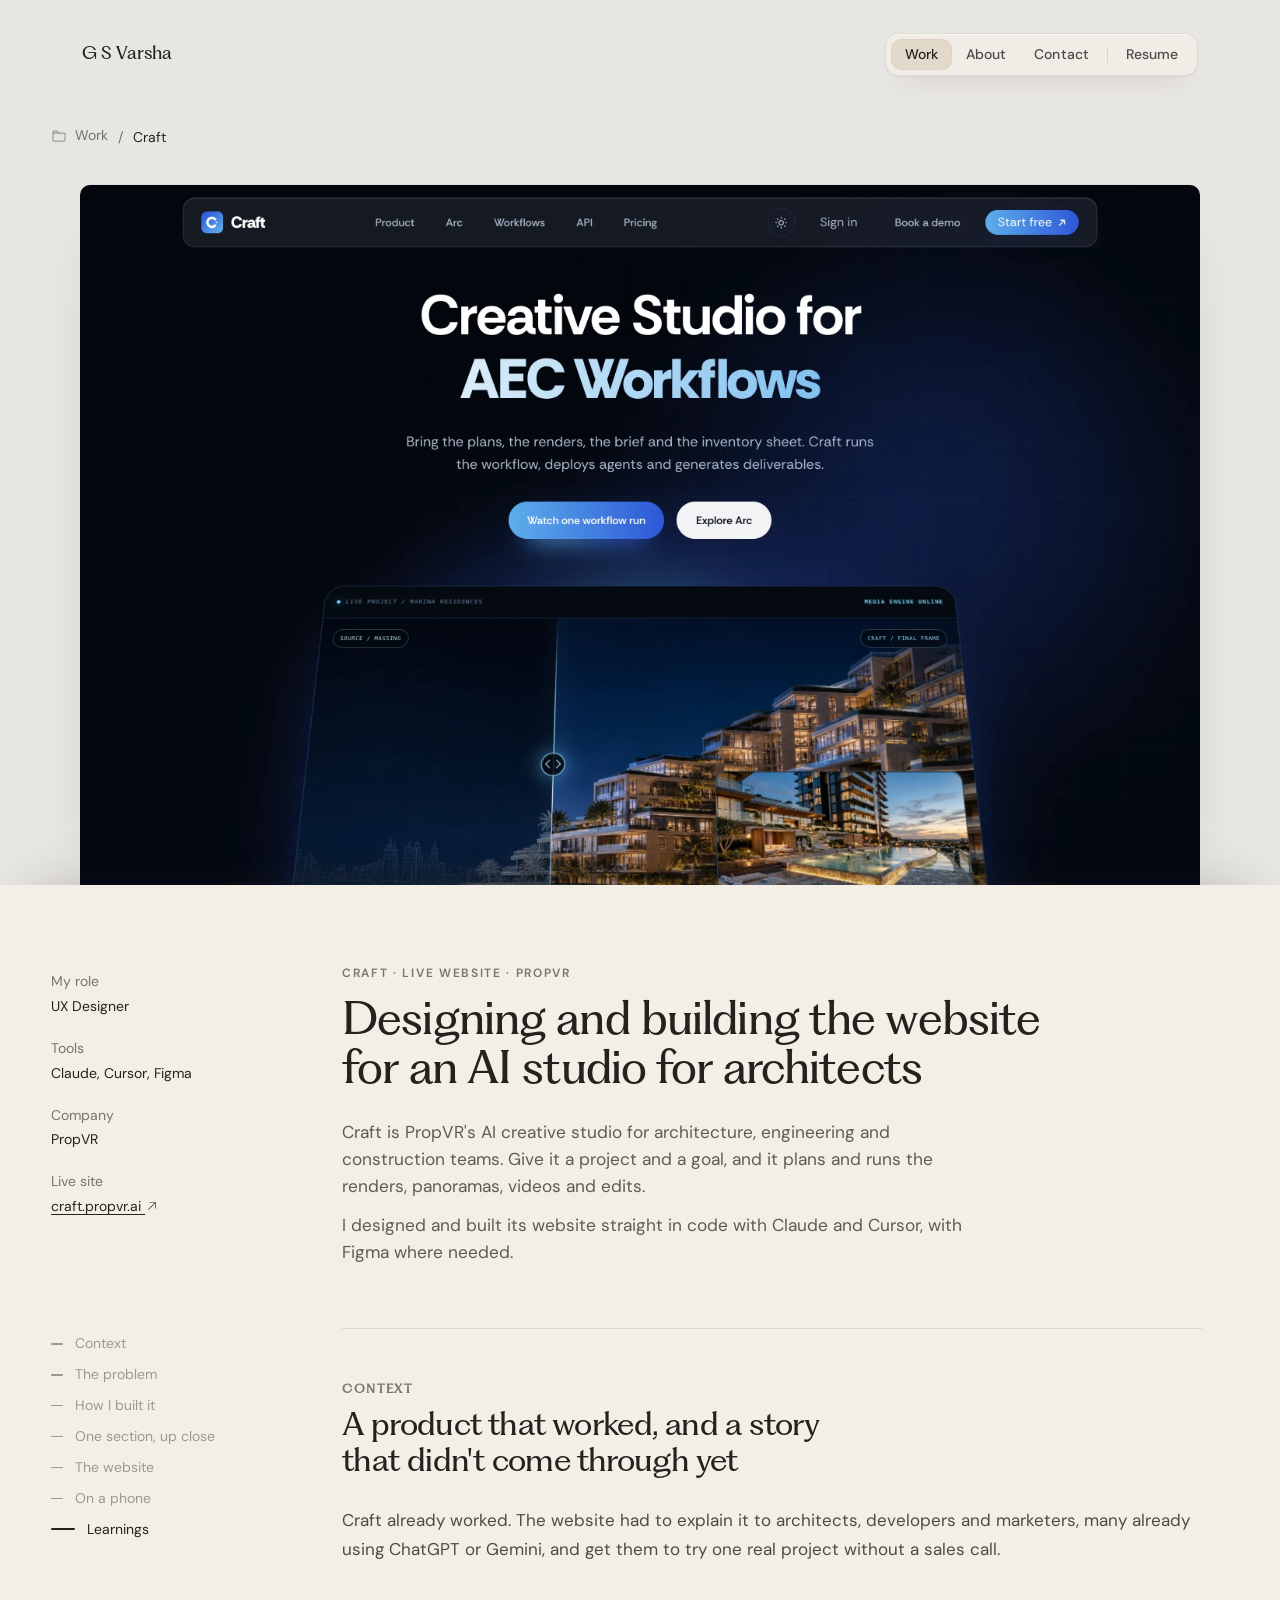
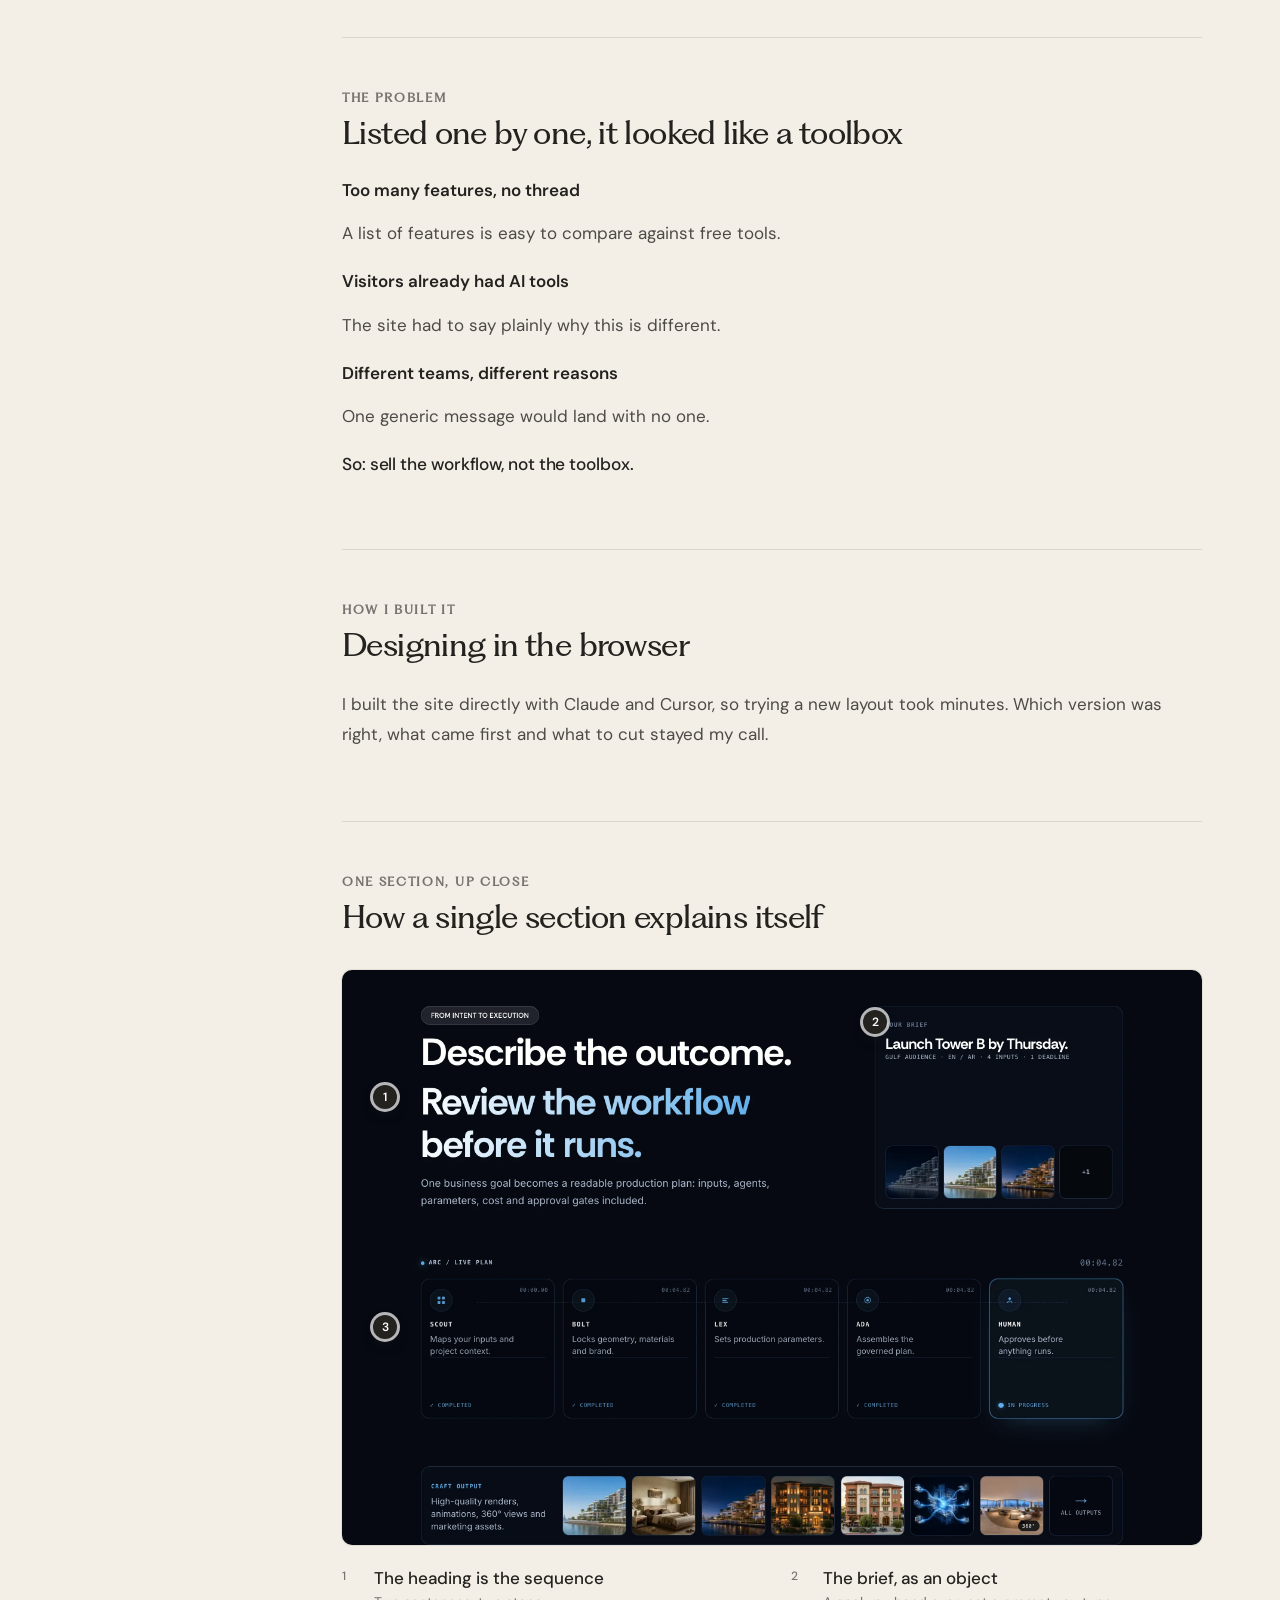
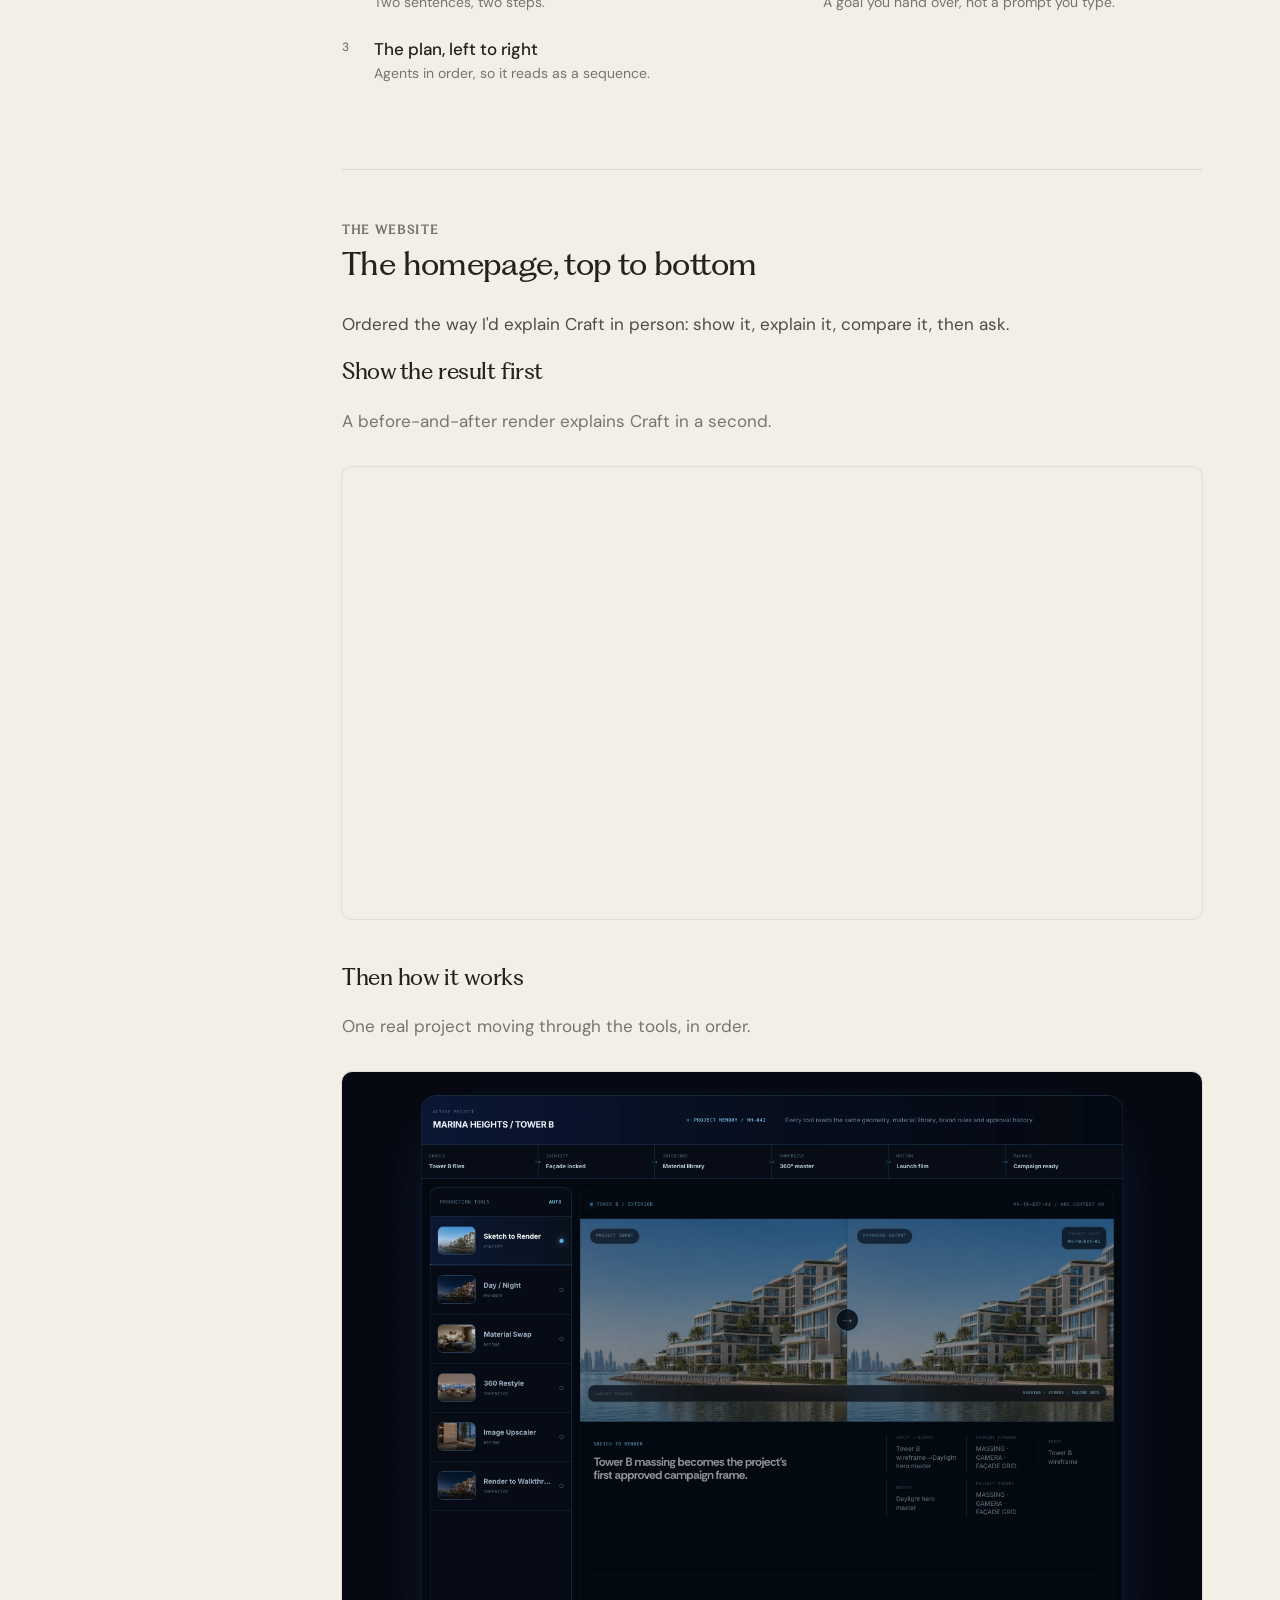
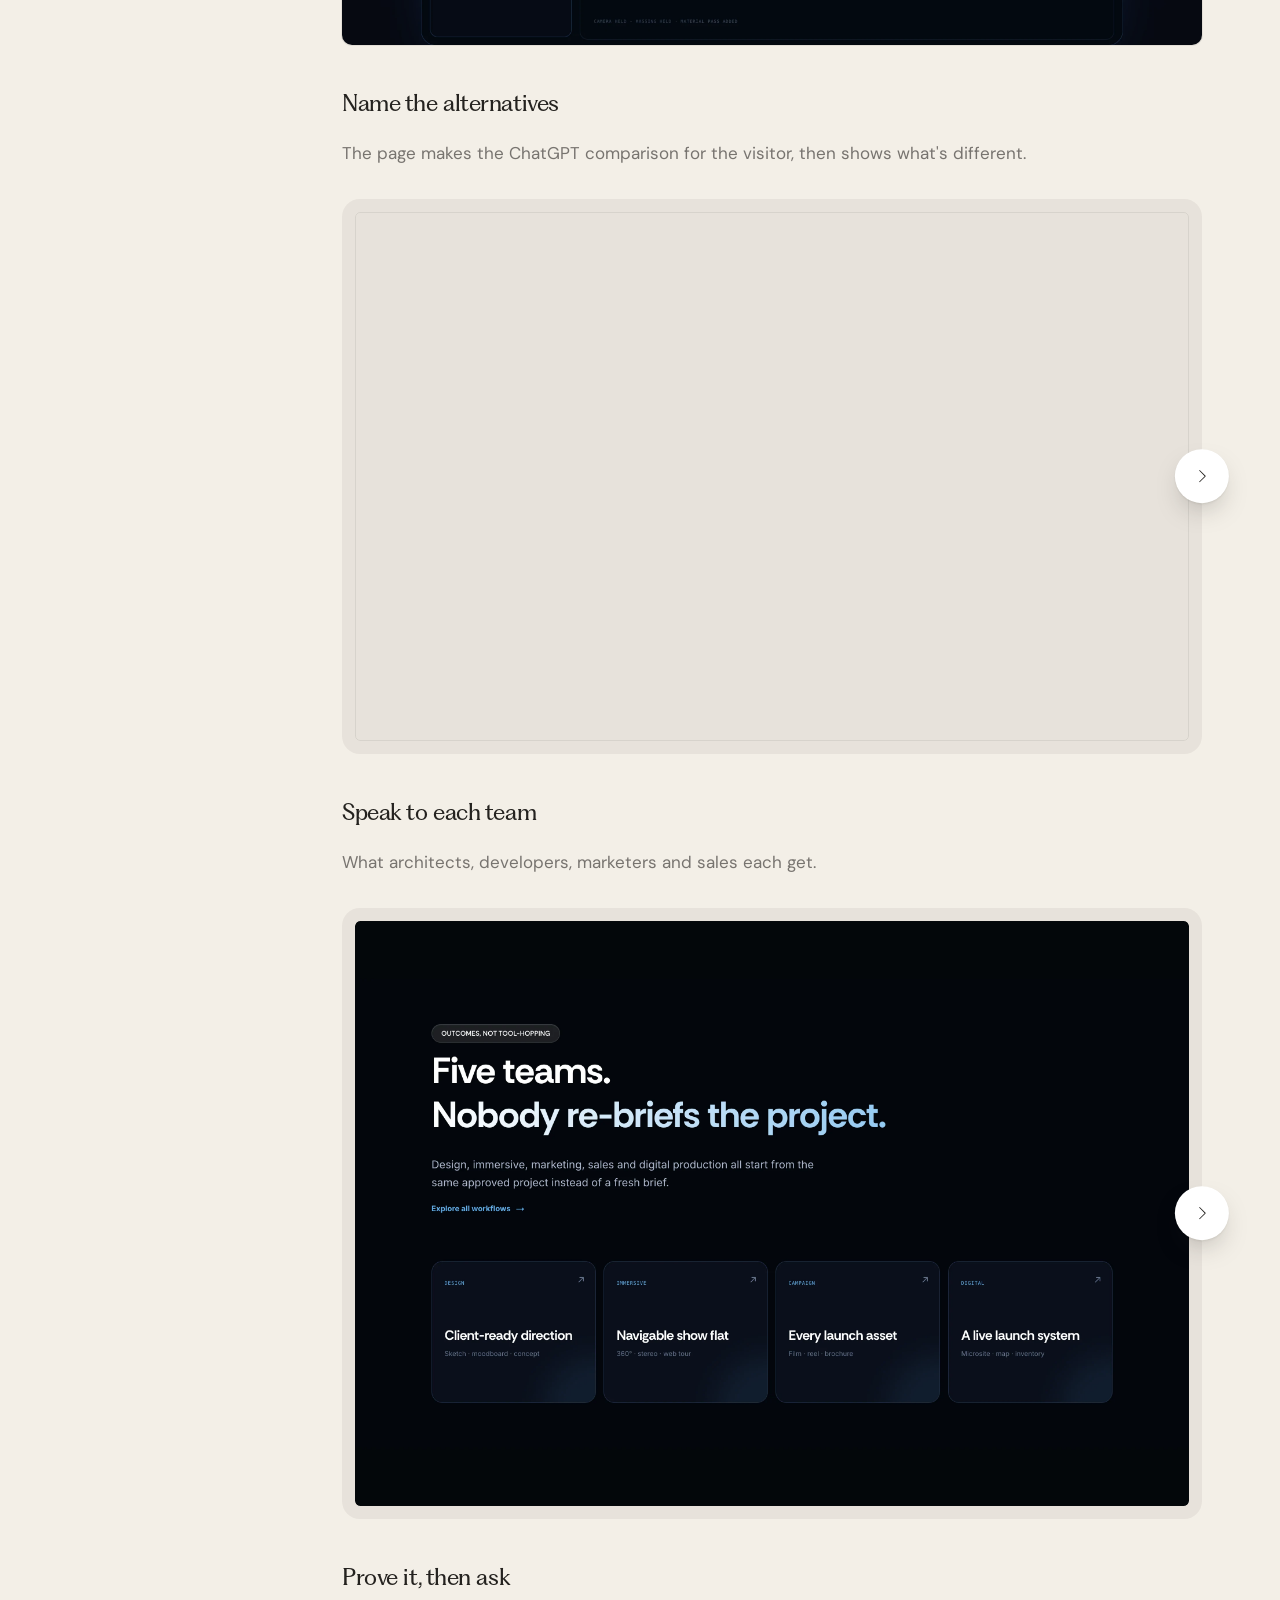
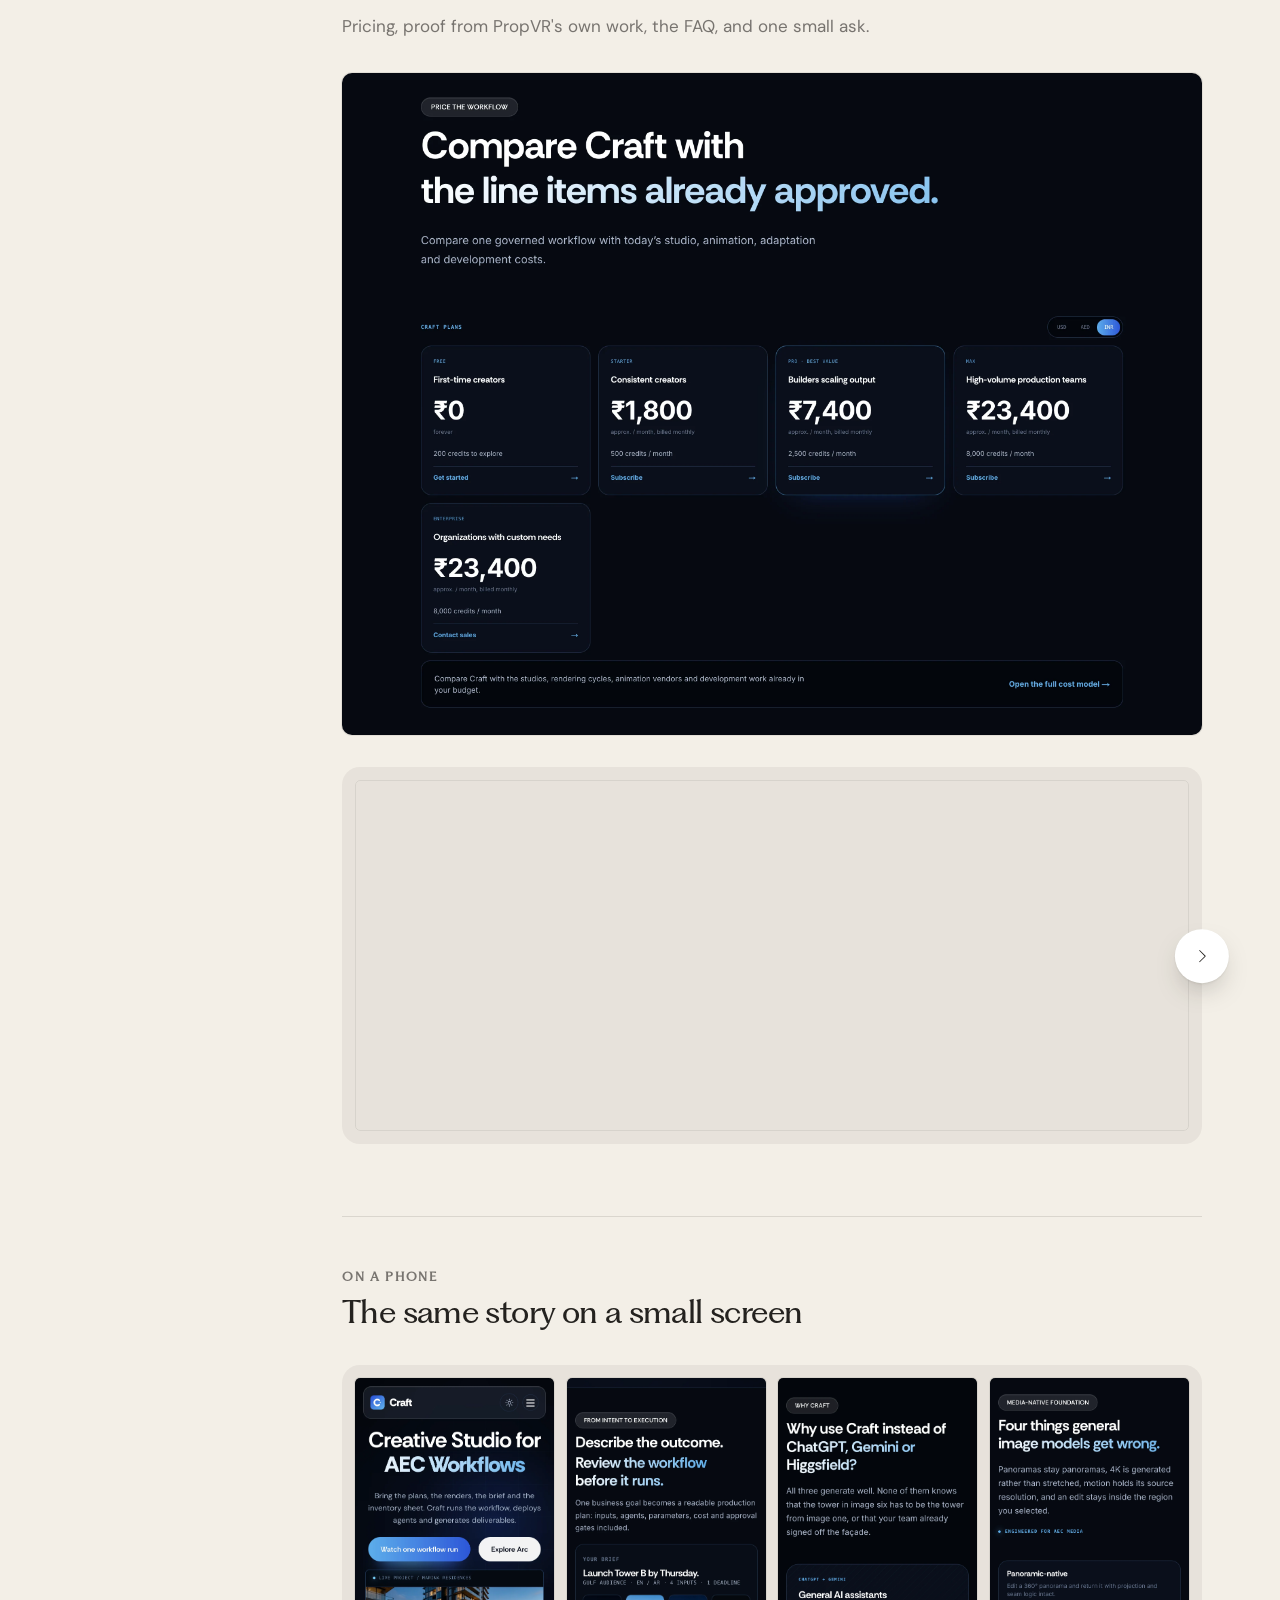
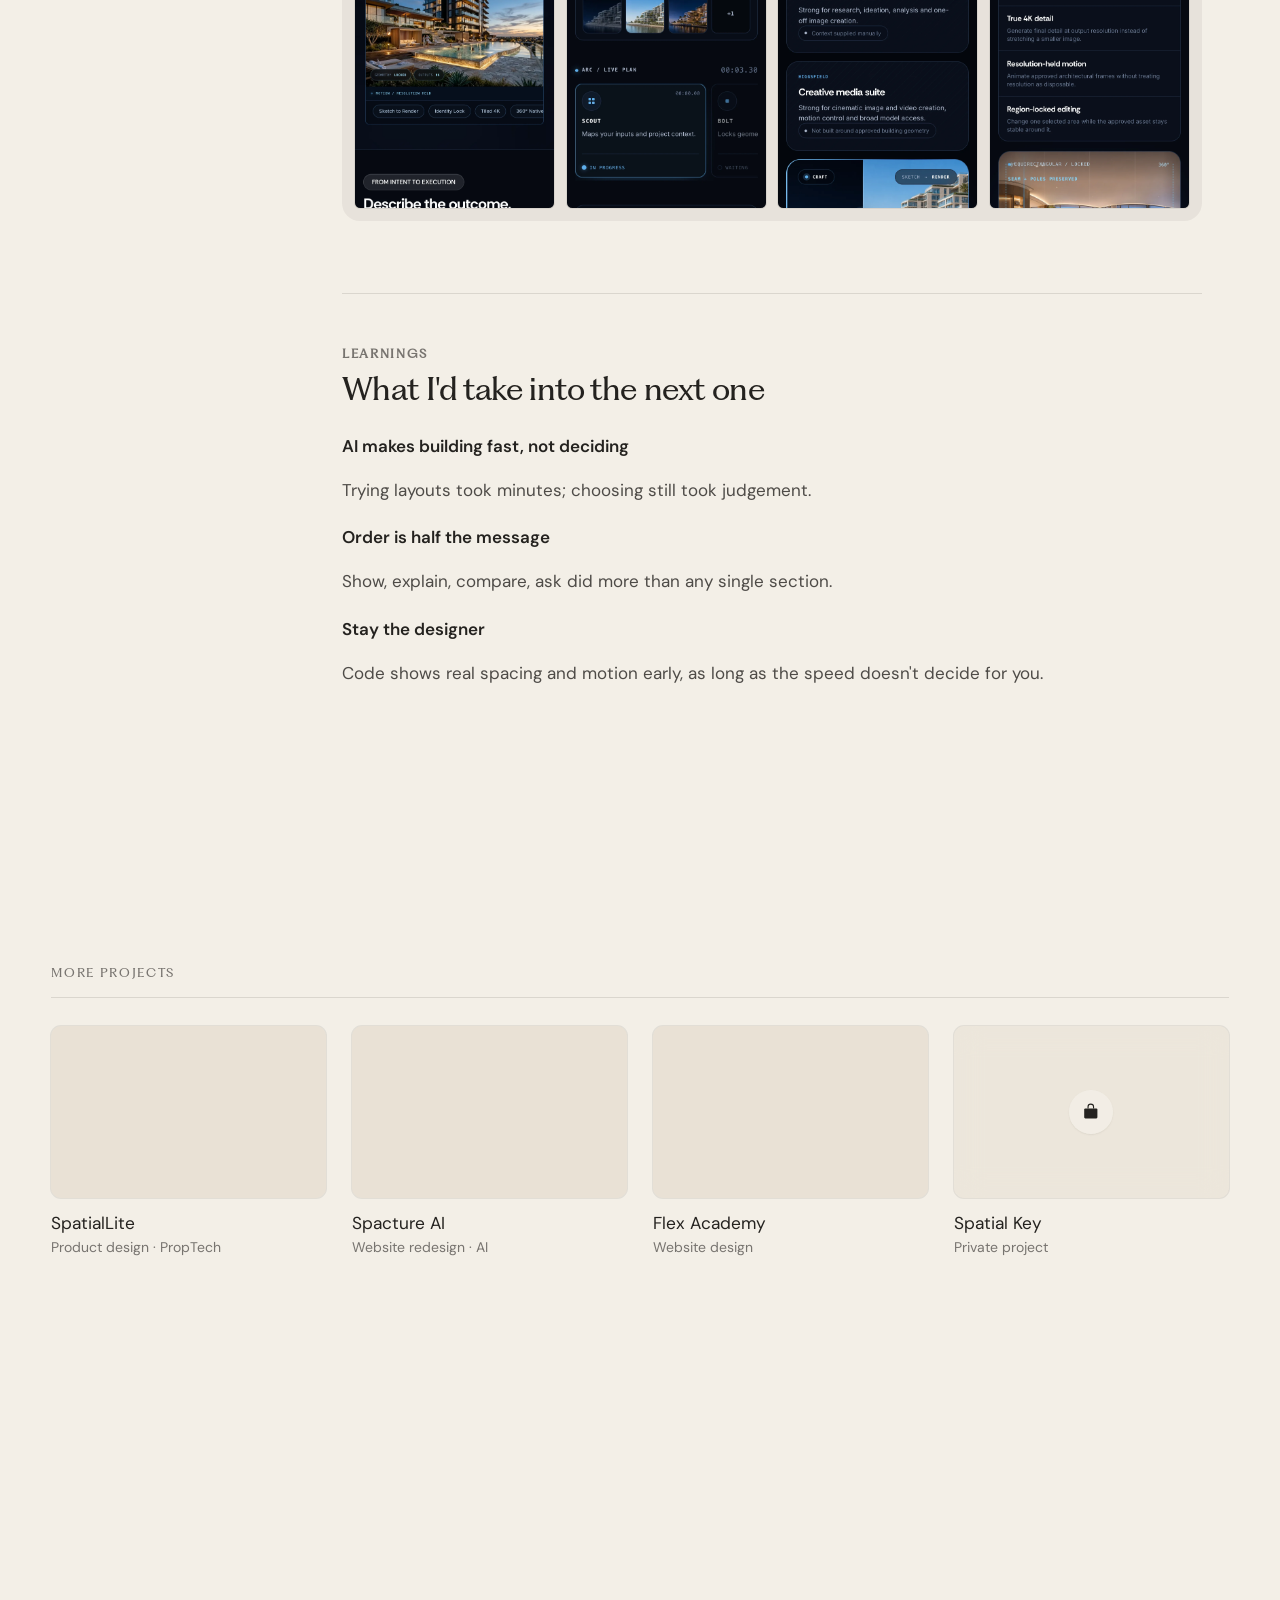
<file: work/craft.html>
<!doctype html>
<html lang="en">
<head>
  <meta charset="utf-8">
  <meta name="viewport" content="width=device-width, initial-scale=1, viewport-fit=cover">
  <title>Craft — G S Varsha</title>
  <meta name="description" content="Craft: Giving a working idea a more considered web experience.">
  <meta name="theme-color" content="#F3EFE7">
  <link rel="icon" href="data:image/svg+xml,%3Csvg xmlns='http://www.w3.org/2000/svg' viewBox='0 0 16 16'%3E%3Crect width='16' height='16' rx='3' fill='%23F3EFE7'/%3E%3Ccircle cx='8' cy='8' r='3.2' fill='%23B66A4B'/%3E%3C/svg%3E">
  <link rel="preload" href="../fonts/PPFragment-GlareRegular.otf" as="font" type="font/otf" crossorigin>
  <link rel="preconnect" href="https://fonts.googleapis.com">
  <link rel="preconnect" href="https://fonts.gstatic.com" crossorigin>
  <link rel="stylesheet" href="https://fonts.googleapis.com/css2?family=DM+Sans:opsz,wght@9..40,400;9..40,500;9..40,600&amp;display=swap">
  <link rel="stylesheet" href="../css/base.css">
  <link rel="stylesheet" href="../css/projects.css">
  <link rel="stylesheet" href="../css/case.css">
  <link rel="stylesheet" href="../css/outro.css">
  <link rel="stylesheet" href="../css/rally.css">
  <link rel="stylesheet" href="../css/cursor.css">
  <script defer blocking="render" src="../js/nav.js"></script>
  <script defer src="../js/case.js"></script>
  <script defer src="../js/outro.js"></script>
  <script defer src="../js/rally-core.js"></script>
  <script defer src="../js/rally.js"></script>
  <script defer src="../js/footer.bundle.js"></script>
  <script defer src="../js/cursor.js"></script>
  <script type="speculationrules">{"prefetch":[{"where":{"selector_matches":"a[href*='work/'], a[href*='index.html']"},"eagerness":"moderate"}]}</script>
  <link rel="preload" as="image" href="../assets/work/craft/sections/00-cover.webp">
</head>
<!-- Generated by tools/make-cases.py: edit the project there, not here.
     Placeholders for assets still to come are marked "ADD:". -->
<body class="case" id="top">
  <a class="skip" href="#main">Skip to content</a>

  <div class="dock__blur" aria-hidden="true" data-dock-blur><i></i><i></i><i></i><i></i><i></i><i></i></div>
  <header class="dock" data-dock>
    <a class="dock__name" href="../index.html">G S Varsha</a>
    <div class="dock__end">
      <div class="dock__pill">
        <a class="dock__cta" href="../assets/G-S-Varsha-Resume.pdf" target="_blank" rel="noopener" data-resume>Resume</a>
        <span class="dock__sep" aria-hidden="true"></span>
        <button class="dock__burger" type="button" aria-expanded="false" aria-controls="dock-menu" data-burger>
          <span class="dock__burger-word" aria-hidden="true"><span>Menu</span><span>Close</span></span>
          <span class="dock__bars" aria-hidden="true"><i></i><i></i></span>
          <span class="visually-hidden">Menu</span>
        </button>
      </div>
    </div>
    <nav class="dock__nav" id="dock-menu" aria-label="Primary">
      <span class="dock__slab" aria-hidden="true" data-slab></span>
      <ul class="dock__list">
        <li><a class="dock__link" href="../index.html#work" aria-current="true">Work</a></li>
        <li><a class="dock__link" href="../index.html#about">About</a></li>
        <li><a class="dock__link" href="#contact">Contact</a></li>
        <li class="dock__rule" aria-hidden="true"></li>
        <li><a class="dock__link dock__link--resume" href="../assets/G-S-Varsha-Resume.pdf" target="_blank" rel="noopener" data-resume>Resume</a></li>
      </ul>
      <p class="dock__extra">
        <a href="mailto:gsvarsha11@gmail.com">Email</a>
        <a href="https://www.linkedin.com/in/gsvarsha/" target="_blank" rel="noopener">LinkedIn</a>
      </p>
    </nav>
  </header>

  <main id="main">
    <div class="cs-hero" style="--r:1.6000">
      <div class="wrap cs-hero__in">
        <nav class="crumbs" aria-label="Breadcrumb">
          <ol><li><a href="../index.html#work"><svg viewBox="0 0 256 256" fill="currentColor" aria-hidden="true" focusable="false"><path d="M216,74H130.49l-27.9-27.9a13.94,13.94,0,0,0-9.9-4.1H40A14,14,0,0,0,26,56V200.62A13.39,13.39,0,0,0,39.38,214H216.89A13.12,13.12,0,0,0,230,200.89V88A14,14,0,0,0,216,74ZM40,54H92.69a2,2,0,0,1,1.41.59L113.51,74H38V56A2,2,0,0,1,40,54ZM218,200.89a1.11,1.11,0,0,1-1.11,1.11H39.38A1.4,1.4,0,0,1,38,200.62V86H216a2,2,0,0,1,2,2Z"/></svg>Work</a></li><li aria-current="page">Craft</li></ol>
        </nav>
        <figure class="plate cs-cover">
          <div class="plate__mat"><img class="plate__img" src="../assets/work/craft/sections/00-cover.webp" alt="Craft homepage: Creative Studio for AEC Workflows, with a before-and-after render comparison" width="2880" height="1800" fetchpriority="high" decoding="async"></div>
        </figure>
      </div>
    </div>
    <div class="cs-sheet">
    <article class="wrap cs-article">
      <!-- Intro and facts: set them in this project's "intro" and "facts" in
           tools/make-cases.py; a value of None shows "To add".
           Prototype or Figma link: set "figma" there. -->
      <header class="cs-head" data-reveal>
        <dl class="cs-facts"><div><dt>My role</dt><dd>UX Designer</dd></div><div><dt>Tools</dt><dd>Claude, Cursor, Figma</dd></div><div><dt>Company</dt><dd>PropVR</dd></div><div><dt>Live site</dt><dd><a href="https://craft.propvr.ai/" target="_blank" rel="noopener">craft.propvr.ai <span aria-hidden="true"><svg class="i-ph" width="1em" height="1em" viewBox="0 0 256 256" fill="currentColor" aria-hidden="true" focusable="false"><path d="M198,64V168a6,6,0,0,1-12,0V78.48L68.24,196.24a6,6,0,0,1-8.48-8.48L177.52,70H88a6,6,0,0,1,0-12H192A6,6,0,0,1,198,64Z"/></svg></span><span class="visually-hidden"> (opens in a new tab)</span></a></dd></div></dl>
        <div class="cs-head__main">
          <p class="tag cs-head__eyebrow">Craft <span aria-hidden="true">·</span> Live website · PropVR</p>
          <h1>Designing and building the website for an AI studio for architects</h1>
          <div class="cs-head__intro"><p>Craft is PropVR&#x27;s AI creative studio for architecture, engineering and construction teams. Give it a project and a goal, and it plans and runs the renders, panoramas, videos and edits.</p><p>I designed and built its website straight in code with Claude and Cursor, with Figma where needed.</p></div>
          
        </div>
      </header>
      <div class="cs-body">
      <nav class="toc" aria-label="Craft case study contents" data-toc>
        <p class="tag toc__title">Contents</p>
        <ol><li><a href="#context">Context</a></li><li><a href="#problem">The problem</a></li><li><a href="#process">How I built it</a></li><li><a href="#reading">One section, up close</a></li><li><a href="#website">The website</a></li><li><a href="#phone">On a phone</a></li><li><a href="#learnings">Learnings</a></li></ol>
      </nav>
      <div class="cs-story">

      <section class="cs-sec" id="context" aria-labelledby="context-h">
        <h2 class="sec-head" id="context-h" data-reveal><span class="tag sec-head__label">Context</span> <span class="sec-head__title">A product that worked, and a story that didn&#x27;t come through yet</span></h2>
        <div class="prose" data-reveal><p>Craft already worked. The website had to explain it to architects, developers and marketers, many already using ChatGPT or Gemini, and get them to try one real project without a sales call.</p></div>
      </section>
      <section class="cs-sec" id="problem" aria-labelledby="problem-h">
        <h2 class="sec-head" id="problem-h" data-reveal><span class="tag sec-head__label">The problem</span> <span class="sec-head__title">Listed one by one, it looked like a toolbox</span></h2>
        <div class="point" data-reveal><h3>Too many features, no thread</h3><p>A list of features is easy to compare against free tools.</p></div>
        <div class="point" data-reveal><h3>Visitors already had AI tools</h3><p>The site had to say plainly why this is different.</p></div>
        <div class="point" data-reveal><h3>Different teams, different reasons</h3><p>One generic message would land with no one.</p></div>
        <p class="pull" data-reveal>So: sell the workflow, not the toolbox.</p>
      </section>
      <section class="cs-sec" id="process" aria-labelledby="process-h">
        <h2 class="sec-head" id="process-h" data-reveal><span class="tag sec-head__label">How I built it</span> <span class="sec-head__title">Designing in the browser</span></h2>
        <div class="prose" data-reveal><p>I built the site directly with Claude and Cursor, so trying a new layout took minutes. Which version was right, what came first and what to cut stayed my call.</p></div>
      </section>
      <section class="cs-sec" id="reading" aria-labelledby="reading-h">
        <h2 class="sec-head" id="reading-h" data-reveal><span class="tag sec-head__label">One section, up close</span> <span class="sec-head__title">How a single section explains itself</span></h2>
        <figure class="plate annot" data-reveal>
          <div class="plate__mat"><div class="annot__pic"><img class="plate__img" src="../assets/work/craft/sections/02-intent.webp" alt="Craft section: Describe the outcome. Review the workflow before it runs., with a brief card and a row of agent cards" width="2880" height="1926" loading="lazy" decoding="async"><span class="annot__pin" style="--x:5%;--y:22%" aria-hidden="true">1</span><span class="annot__pin" style="--x:62%;--y:9%" aria-hidden="true">2</span><span class="annot__pin" style="--x:5%;--y:62%" aria-hidden="true">3</span></div></div>
          <figcaption><ol><li><div><b>The heading is the sequence</b><p>Two sentences, two steps.</p></div></li><li><div><b>The brief, as an object</b><p>A goal you hand over, not a prompt you type.</p></div></li><li><div><b>The plan, left to right</b><p>Agents in order, so it reads as a sequence.</p></div></li></ol></figcaption>
        </figure>
      </section>
      <section class="cs-sec" id="website" aria-labelledby="website-h">
        <h2 class="sec-head" id="website-h" data-reveal><span class="tag sec-head__label">The website</span> <span class="sec-head__title">The homepage, top to bottom</span></h2>
        <div class="prose" data-reveal><p>Ordered the way I&#x27;d explain Craft in person: show it, explain it, compare it, then ask.</p></div>
        <div class="split" data-reveal><h3>Show the result first</h3><p>A before-and-after render explains Craft in a second.</p></div>
        <figure class="plate" data-reveal>
          <div class="plate__mat"><img class="plate__img" src="../assets/work/craft/sections/01-before-after.webp" alt="The opening&#x27;s before-and-after slider: a dark massing model on the left, the finished render of the same building on the right" width="2880" height="1512" loading="lazy" decoding="async"></div>
          
        </figure>
        <div class="split" data-reveal><h3>Then how it works</h3><p>One real project moving through the tools, in order.</p></div>
        <figure class="plate" data-reveal>
          <div class="plate__mat"><img class="plate__img" src="../assets/work/craft/sections/03-tower-b.webp" alt="Craft&#x27;s tool flow for one project, Marina Heights Tower B: a list of production tools on the left, and a before-and-after of the chosen tool&#x27;s output on the right" width="2880" height="1918" loading="lazy" decoding="async"></div>
          
        </figure>
        <div class="split" data-reveal><h3>Name the alternatives</h3><p>The page makes the ChatGPT comparison for the visitor, then shows what&#x27;s different.</p></div>
        <figure class="car" style="--ratio:2880 / 1826" aria-roledescription="carousel" aria-label="Why Craft" data-car data-reveal>
          <div class="car__frame">
            <div class="car__track" tabindex="0" data-car-track><div class="car__slide" role="group" aria-roledescription="slide" aria-label="1 of 6" data-cap="Why use Craft instead of ChatGPT, Gemini or Higgsfield?"><img class="car__img" src="../assets/work/craft/sections/04-why.webp" alt="The comparison section: general AI assistants and creative media suites set beside Craft" width="2880" height="1826" loading="lazy" decoding="async"></div><div class="car__slide" role="group" aria-roledescription="slide" aria-label="2 of 6" data-cap="Four agents today. One set of project facts."><img class="car__img" src="../assets/work/craft/sections/05-agents.webp" alt="The agent team section: Ada, the lead agent, coordinating Scout, Bolt, Lex and Forge on one brief" width="2880" height="1826" loading="lazy" decoding="async"></div><div class="car__slide" role="group" aria-roledescription="slide" aria-label="3 of 6" data-cap="Craft is coming to the tools your team already works in."><img class="car__img" src="../assets/work/craft/sections/06-integrations.webp" alt="Plugin cards for AutoCAD, Revit, 3ds Max, Unreal Engine, SketchUp and Maya" width="2880" height="1826" loading="lazy" decoding="async"></div><div class="car__slide" role="group" aria-roledescription="slide" aria-label="4 of 6" data-cap="Four things general image models get wrong."><img class="car__img" src="../assets/work/craft/sections/07-media-a.webp" alt="Four capabilities listed, above panoramic enhancement and generated detail examples" width="2880" height="1824" loading="lazy" decoding="async"></div><div class="car__slide" role="group" aria-roledescription="slide" aria-label="5 of 6" data-cap="Animate the frame, or change one thing and hold everything else."><img class="car__img" src="../assets/work/craft/sections/08-media-b.webp" alt="Motion and region-locked editing examples: a pool render and a bedroom" width="2880" height="1826" loading="lazy" decoding="async"></div><div class="car__slide" role="group" aria-roledescription="slide" aria-label="6 of 6" data-cap="When the tool is missing, Craft will create it. A roadmap feature."><img class="car__img" src="../assets/work/craft/sections/09-forge.webp" alt="The Forge roadmap section" width="2880" height="1826" loading="lazy" decoding="async"></div></div>
            <button class="car__btn car__btn--prev" type="button" aria-label="Previous screen" data-car-prev disabled><svg viewBox="0 0 256 256" fill="currentColor" aria-hidden="true" focusable="false"><path d="M164.24,203.76a6,6,0,1,1-8.48,8.48l-80-80a6,6,0,0,1,0-8.48l80-80a6,6,0,0,1,8.48,8.48L88.49,128Z"/></svg></button><button class="car__btn car__btn--next" type="button" aria-label="Next screen" data-car-next><svg viewBox="0 0 256 256" fill="currentColor" aria-hidden="true" focusable="false"><path d="M180.24,132.24l-80,80a6,6,0,0,1-8.48-8.48L167.51,128,91.76,52.24a6,6,0,0,1,8.48-8.48l80,80A6,6,0,0,1,180.24,132.24Z"/></svg></button>
          </div>

        </figure>
        <div class="split" data-reveal><h3>Speak to each team</h3><p>What architects, developers, marketers and sales each get.</p></div>
        <figure class="car" style="--ratio:2880 / 2020" aria-roledescription="carousel" aria-label="Outcomes by team" data-car data-reveal>
          <div class="car__frame">
            <div class="car__track" tabindex="0" data-car-track><div class="car__slide" role="group" aria-roledescription="slide" aria-label="1 of 2" data-cap="Five teams. Nobody re-briefs the project."><img class="car__img" src="../assets/work/craft/sections/10-teams.webp" alt="Outcome cards by team, all starting from the same approved project" width="2880" height="2020" loading="lazy" decoding="async"></div><div class="car__slide" role="group" aria-roledescription="slide" aria-label="2 of 2" data-cap="One project system. A different advantage for every team. Panels for architects, developers, marketers and sales."><img class="car__img" src="../assets/work/craft/sections/11-stakeholders.webp" alt="Expanding panels by team" width="2880" height="2020" loading="lazy" decoding="async"></div></div>
            <button class="car__btn car__btn--prev" type="button" aria-label="Previous screen" data-car-prev disabled><svg viewBox="0 0 256 256" fill="currentColor" aria-hidden="true" focusable="false"><path d="M164.24,203.76a6,6,0,1,1-8.48,8.48l-80-80a6,6,0,0,1,0-8.48l80-80a6,6,0,0,1,8.48,8.48L88.49,128Z"/></svg></button><button class="car__btn car__btn--next" type="button" aria-label="Next screen" data-car-next><svg viewBox="0 0 256 256" fill="currentColor" aria-hidden="true" focusable="false"><path d="M180.24,132.24l-80,80a6,6,0,0,1-8.48-8.48L167.51,128,91.76,52.24a6,6,0,0,1,8.48-8.48l80,80A6,6,0,0,1,180.24,132.24Z"/></svg></button>
          </div>

        </figure>
        <div class="split" data-reveal><h3>Prove it, then ask</h3><p>Pricing, proof from PropVR&#x27;s own work, the FAQ, and one small ask.</p></div>
        <figure class="plate" data-reveal>
          <div class="plate__mat"><img class="plate__img" src="../assets/work/craft/sections/12-pricing.webp" alt="Pricing plans, with a link to compare them against the costs of today&#x27;s studio work" width="2880" height="2220" loading="lazy" decoding="async"></div>
          
        </figure>
        <figure class="car" style="--ratio:2880 / 1212" aria-roledescription="carousel" aria-label="Customer zero" data-car data-reveal>
          <div class="car__frame">
            <div class="car__track" tabindex="0" data-car-track><div class="car__slide" role="group" aria-roledescription="slide" aria-label="1 of 3" data-cap="Built inside a real AEC production pipeline."><img class="car__img" src="../assets/work/craft/sections/13-pipeline.webp" alt="The customer-zero section, with figures from PropVR&#x27;s own production use" width="2880" height="1212" loading="lazy" decoding="async"></div><div class="car__slide" role="group" aria-roledescription="slide" aria-label="2 of 3" data-cap="Questions AEC teams ask before switching."><img class="car__img" src="../assets/work/craft/sections/14-faq.webp" alt="Six questions in a list, from what Craft is to whether project files train shared AI models" width="2880" height="1212" loading="lazy" decoding="async"></div><div class="car__slide" role="group" aria-roledescription="slide" aria-label="3 of 3" data-cap="Run one real project through the system."><img class="car__img" src="../assets/work/craft/sections/15-close.webp" alt="The closing call to action above the footer" width="2880" height="1212" loading="lazy" decoding="async"></div></div>
            <button class="car__btn car__btn--prev" type="button" aria-label="Previous screen" data-car-prev disabled><svg viewBox="0 0 256 256" fill="currentColor" aria-hidden="true" focusable="false"><path d="M164.24,203.76a6,6,0,1,1-8.48,8.48l-80-80a6,6,0,0,1,0-8.48l80-80a6,6,0,0,1,8.48,8.48L88.49,128Z"/></svg></button><button class="car__btn car__btn--next" type="button" aria-label="Next screen" data-car-next><svg viewBox="0 0 256 256" fill="currentColor" aria-hidden="true" focusable="false"><path d="M180.24,132.24l-80,80a6,6,0,0,1-8.48-8.48L167.51,128,91.76,52.24a6,6,0,0,1,8.48-8.48l80,80A6,6,0,0,1,180.24,132.24Z"/></svg></button>
          </div>

        </figure>
      </section>
      <section class="cs-sec" id="phone" aria-labelledby="phone-h">
        <h2 class="sec-head" id="phone-h" data-reveal><span class="tag sec-head__label">On a phone</span> <span class="sec-head__title">The same story on a small screen</span></h2>
        <figure class="plate" data-reveal>
          <div class="plate__mat phones" style="--n:4"><img class="plate__img" src="../assets/work/craft/sections/phone-hero.webp" alt="Craft on a phone: the opening, with the headline, two buttons and a render" width="1170" height="2532" loading="lazy" decoding="async"><img class="plate__img" src="../assets/work/craft/sections/phone-run.webp" alt="Craft on a phone: Describe the outcome, with the brief card and the plan" width="1170" height="2532" loading="lazy" decoding="async"><img class="plate__img" src="../assets/work/craft/sections/phone-why.webp" alt="Craft on a phone: Why use Craft, with the comparison cards stacked" width="1170" height="2532" loading="lazy" decoding="async"><img class="plate__img" src="../assets/work/craft/sections/phone-proof.webp" alt="Craft on a phone: Four things general image models get wrong, with the capabilities listed" width="1170" height="2532" loading="lazy" decoding="async"></div>
          
        </figure>
      </section>
      <section class="cs-sec" id="learnings" aria-labelledby="learnings-h">
        <h2 class="sec-head" id="learnings-h" data-reveal><span class="tag sec-head__label">Learnings</span> <span class="sec-head__title">What I&#x27;d take into the next one</span></h2>
        <div class="point" data-reveal><h3>AI makes building fast, not deciding</h3><p>Trying layouts took minutes; choosing still took judgement.</p></div>
        <div class="point" data-reveal><h3>Order is half the message</h3><p>Show, explain, compare, ask did more than any single section.</p></div>
        <div class="point" data-reveal><h3>Stay the designer</h3><p>Code shows real spacing and motion early, as long as the speed doesn&#x27;t decide for you.</p></div>
      </section>
      </div>
      </div>
      <nav class="more" aria-labelledby="more-h" data-reveal>
        <h2 class="tag more__title" id="more-h">More projects</h2>
        <ul class="more__list"><li><a class="more__card" href="spatiallite.html"><span class="more__pic"><img class="" src="../assets/projects/spatiallite-thumb.webp" alt="" width="1672" height="941" loading="lazy" decoding="async"></span><span class="more__text"><span class="more__name">SpatialLite</span><span class="more__kind">Product design · PropTech</span></span></a></li><li><a class="more__card" href="spacture-ai.html"><span class="more__pic"><img class="" src="../assets/projects/spacture-thumb.webp" alt="" width="1536" height="1024" loading="lazy" decoding="async"></span><span class="more__text"><span class="more__name">Spacture AI</span><span class="more__kind">Website redesign · AI</span></span></a></li><li><a class="more__card" href="flex-academy.html"><span class="more__pic"><img class="" src="../assets/projects/flex-thumb.webp" alt="" width="1536" height="1024" loading="lazy" decoding="async"></span><span class="more__text"><span class="more__name">Flex Academy</span><span class="more__kind">Website design</span></span></a></li><li><a class="more__card more__card--locked" href="#contact" aria-label="Spatial Key is a private project. Connect to have a look"><span class="more__pic"><img class="" src="../assets/projects/spatial-key-thumb.webp" alt="" width="1672" height="941" loading="lazy" decoding="async"><span class="more__seal" aria-hidden="true"><span class="more__lock"><svg viewBox="0 0 256 256" fill="currentColor" focusable="false"><path class="more__shackle" d="M80,80V56a48,48,0,0,1,96,0V80H160V56a32,32,0,0,0-64,0V80Z"/><path d="M48,80H208a16,16,0,0,1,16,16V208a16,16,0,0,1-16,16H48a16,16,0,0,1-16-16V96A16,16,0,0,1,48,80Z"/></svg></span></span></span><span class="more__text"><span class="more__name">Spatial Key</span><span class="more__kind">Private project</span></span></a></li></ul>
      </nav>
    </article>
    </div>
  </main>

    <footer class="foot" id="contact" data-foot>
      <div class="fpanel" data-drop>
        <canvas class="fpanel__paper" aria-hidden="true" data-foot-paper></canvas>
        <!-- The quote is the footer's headline. -->
        <figure class="fquote">
          <blockquote>
            <p><span>“The details are not the details.</span> <span>They make the design.”</span></p>
          </blockquote>
          <figcaption>— Charles Eames</figcaption>
        </figure>

        <!-- You, meditating (js/footer.js). Hover, focus or tap: your eyes
             open and a small note appears, with a way back to your story. -->
        <div class="foot__me" data-me-spot>
          <canvas aria-hidden="true" data-me></canvas>
          <button class="foot__me-hit" type="button" aria-expanded="false" aria-controls="me-note" data-me-hit>
            <span class="visually-hidden">Say hello to G S Varsha's character, meditating</span>
          </button>
          <div class="foot__say" id="me-note" data-me-note>
            <p>You found me in my peaceful era.</p>
            <a href="../index.html#about">Explore my story again?</a>
          </div>
        </div>

        <!-- Connect: LinkedIn · Email (hover shows the address; click opens a
             new email to it) · Resume. Addresses: LINKS in js/outro.js -->
        <div class="fconnect">
          <h3>Connect</h3>
          <div class="fchips">
            <a class="fchip" data-link="linkedin" aria-label="LinkedIn">
              <svg viewBox="0 0 24 24" width="20" height="20" aria-hidden="true" focusable="false"><path fill="currentColor" d="M4.98 3.5a2.48 2.48 0 1 1 0 4.96 2.48 2.48 0 0 1 0-4.96ZM3 9.75h3.96V21H3V9.75Zm6.38 0h3.8v1.54h.05c.53-1 1.82-2.06 3.75-2.06 4 0 4.75 2.64 4.75 6.07V21h-3.96v-5.03c0-1.2-.02-2.74-1.67-2.74-1.67 0-1.93 1.3-1.93 2.65V21H9.38V9.75Z"/></svg>
            </a>
            <a class="fchip fchip--wide" data-link="email">
              <span class="fchip__a">Email me</span>
              <span class="fchip__b" aria-hidden="true" data-email-text></span>
            </a>
            <a class="fchip" data-link="resume" aria-label="Resume">
              <svg viewBox="0 0 256 256" fill="currentColor" aria-hidden="true" focusable="false" width="20" height="20"><path d="M212.24,83.76l-56-56A6,6,0,0,0,152,26H56A14,14,0,0,0,42,40V216a14,14,0,0,0,14,14H200a14,14,0,0,0,14-14V88A6,6,0,0,0,212.24,83.76ZM158,46.48,193.52,82H158ZM200,218H56a2,2,0,0,1-2-2V40a2,2,0,0,1,2-2h90V88a6,6,0,0,0,6,6h50V216A2,2,0,0,1,200,218Zm-34-82a6,6,0,0,1-6,6H96a6,6,0,0,1,0-12h64A6,6,0,0,1,166,136Zm0,32a6,6,0,0,1-6,6H96a6,6,0,0,1,0-12h64A6,6,0,0,1,166,168Z"/></svg>
            </a>
          </div>
        </div>

        <!-- the little racket: hover and it swings; click and the game opens -->
        <button class="sig" type="button" aria-haspopup="dialog" data-open-rally>
          <span class="sig__label">Fancy a rally?<span class="visually-hidden"> (opens a game of badminton)</span></span>
          <svg class="sig__art" aria-hidden="true" viewBox="0 0 30 24" width="76" height="61" shape-rendering="crispEdges">
            <g class="sig__racket">
              <path fill="#24221F" d="M5 2h6v1H5zM3 3h2v1H3zM11 3h2v1h-2zM2 4h1v2H2zM13 4h1v2h-1zM1 6h1v4H1zM14 6h1v4h-1zM2 10h1v2H2zM13 10h1v2h-1zM3 12h2v1H3zM11 12h2v1h-2zM5 13h6v1H5z"/>
              <path fill="rgba(36,34,31,0.35)" d="M4 5h1v7H4zM6 3h1v10H6zM8 3h1v10H8zM10 3h1v10h-1zM12 5h1v7h-1zM3 6h10v1H3zM2 8h12v1H2zM3 10h10v1H3z"/>
              <path fill="#24221F" d="M7 14h2v2H7zM7 16h2v3H7z"/>
              <path fill="#B66A4B" d="M6.5 19h3v5h-3z"/>
            </g>
            <g class="sig__shuttle">
              <path fill="#FFFFFF" stroke="#24221F" stroke-width="0.35" paint-order="stroke" d="M22 4h1v1h-1zM21 5h3v1h-3zM20 6h5v1h-5zM20 7h5v1h-5z"/>
              <path fill="#D8C8B4" d="M21 8h3v1h-3z"/>
              <path fill="#B66A4B" d="M21 9h3v2h-3z"/>
            </g>
          </svg>
        </button>
        <p class="fpanel__copy">© 2026 G S Varsha · Portfolio</p>
      </div>

    </footer>
    <!-- The badminton game, opened from the racket in the footer
         (js/rally.js, the rules in js/rally-core.js). -->
    <dialog class="rally" aria-labelledby="rally-title" data-rally>
      <div class="rally__card">
        <header class="rally__head">
          <h2 class="rally__title" id="rally-title">One quick rally?</h2>
          <button class="rally__close" type="button" aria-label="Close the game" data-close>Close <span aria-hidden="true"><svg class="i-ph" width="1em" height="1em" viewBox="0 0 256 256" fill="currentColor" aria-hidden="true" focusable="false"><path d="M204.24,195.76a6,6,0,1,1-8.48,8.48L128,136.49,60.24,204.24a6,6,0,0,1-8.48-8.48L119.51,128,51.76,60.24a6,6,0,0,1,8.48-8.48L128,119.51l67.76-67.75a6,6,0,0,1,8.48,8.48L136.49,128Z"/></svg></span></button>
        </header>

        <div class="rally__game" tabindex="-1" aria-describedby="rally-help" data-game>
          <p class="rally__score" aria-label="Score">
            <span class="rally__side">You <b data-score-you>0</b></span>
            <span class="rally__to">to 21 · singles</span>
            <span class="rally__side rally__side--gs"><b data-score-gs>0</b> GS</span>
          </p>

          <div class="rally__holder">
            <div class="rally__stage" data-stage>
              <canvas class="rally__court" aria-hidden="true" data-court></canvas>
              <p class="rally__msg" role="status" aria-live="polite" data-msg></p>
              <button class="rally__paused" type="button" hidden data-paused>Paused · click to carry on</button>
            </div>
            <div class="rally__panel" data-panel>
              <p class="rally__panel-title" data-panel-title>You on the left, me on the right.</p>
              <button class="rally__start" type="button" data-start>Play badminton</button>
            </div>
          </div>

          <p class="rally__turn">Turn your phone sideways for a bigger court.</p>
          <div class="rally__touch">
            <button type="button" class="rally__hit" data-touch="swing">Hit</button>
          </div>

          <p class="rally__keys" id="rally-help">
            <span><kbd>Space</kbd> hit (and serve). You move on your own: just time it.</span>
            <span><kbd>Esc</kbd> close</span>
          </p>
        </div>
      </div>
    </dialog>
</body>
</html>
</file>
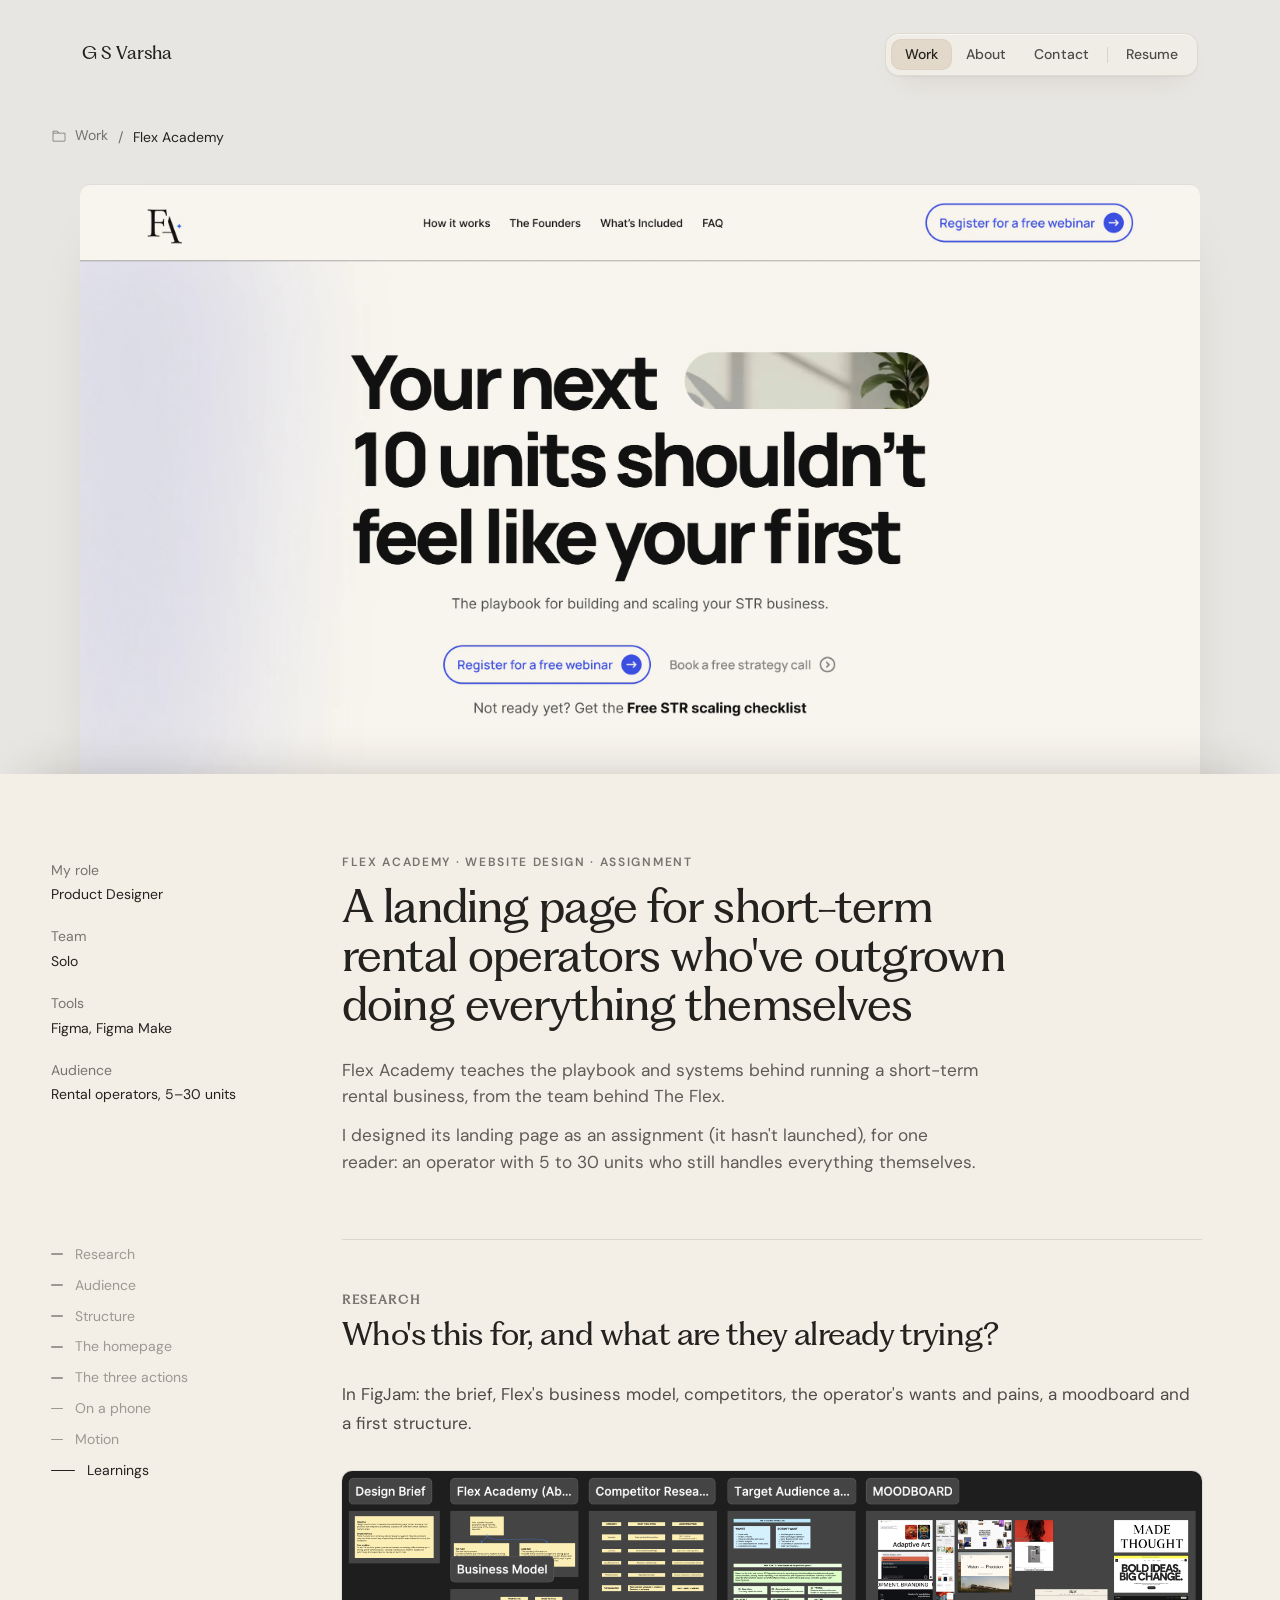
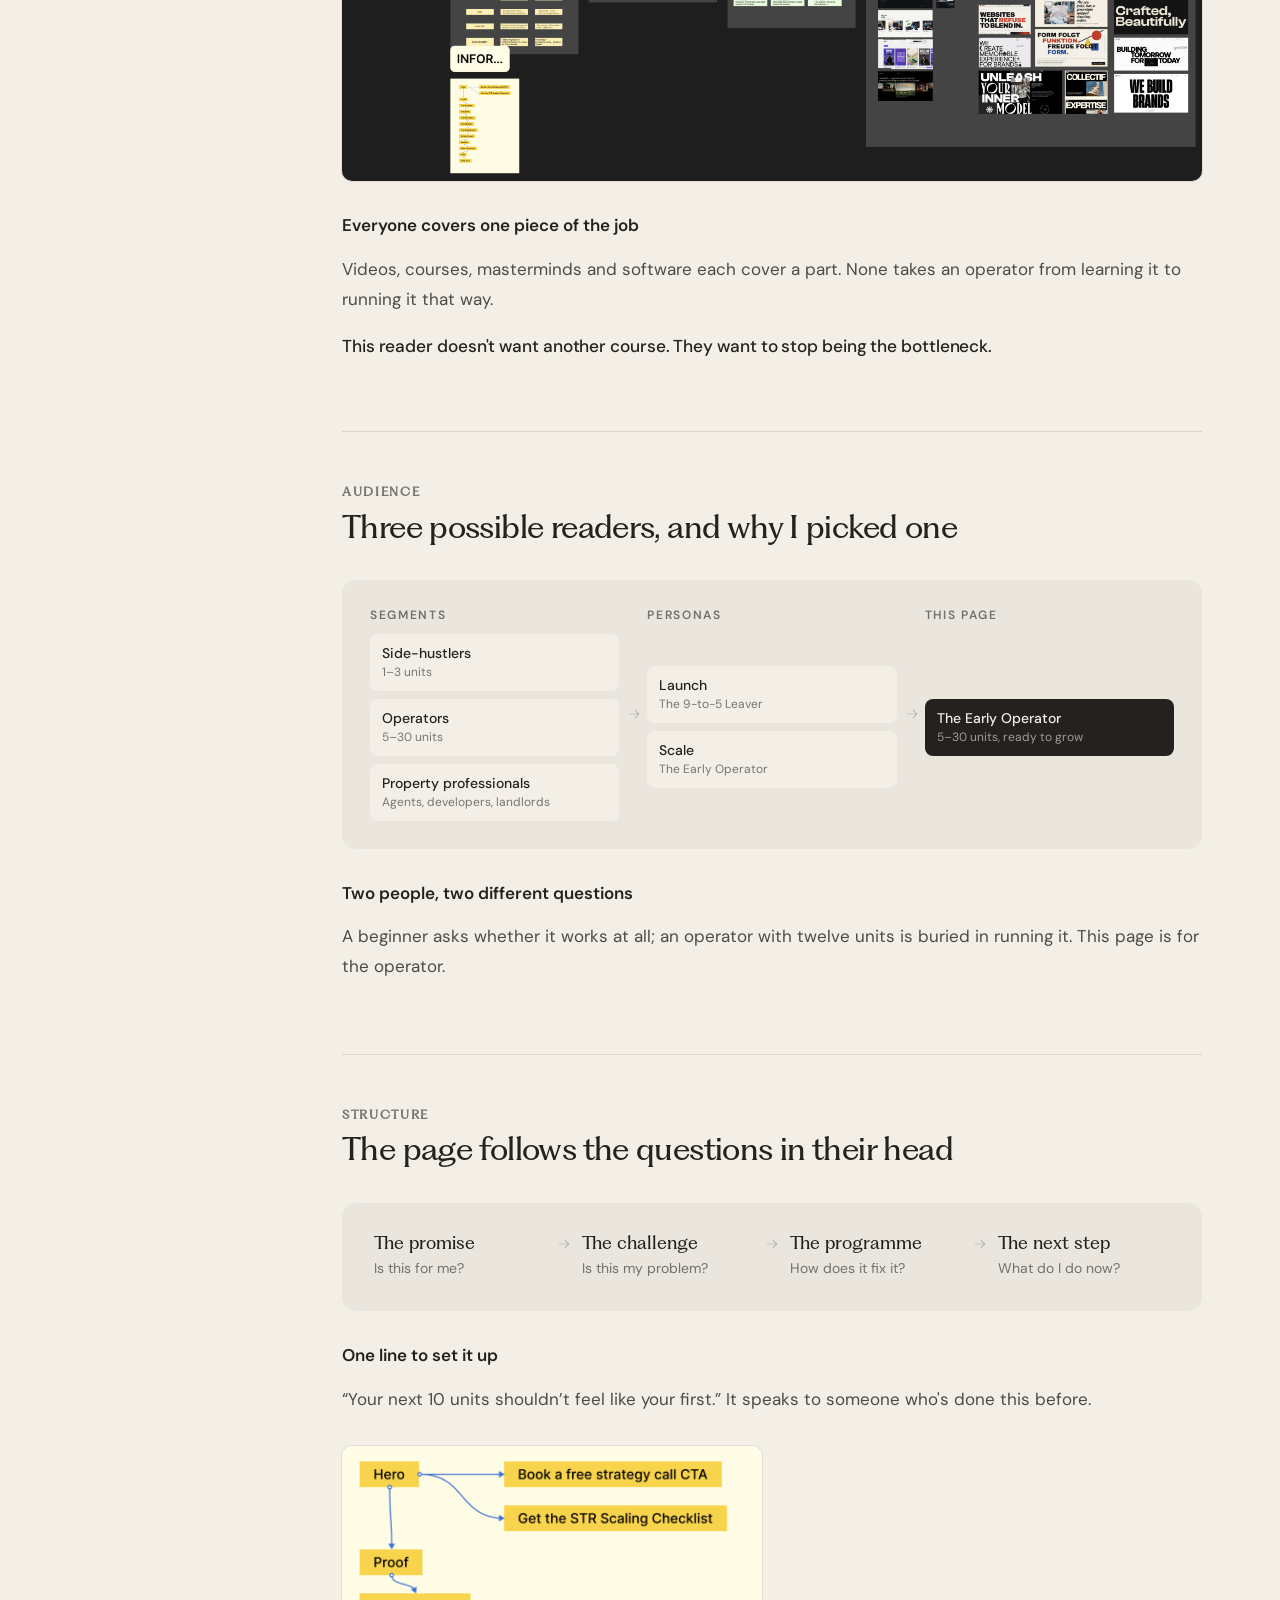
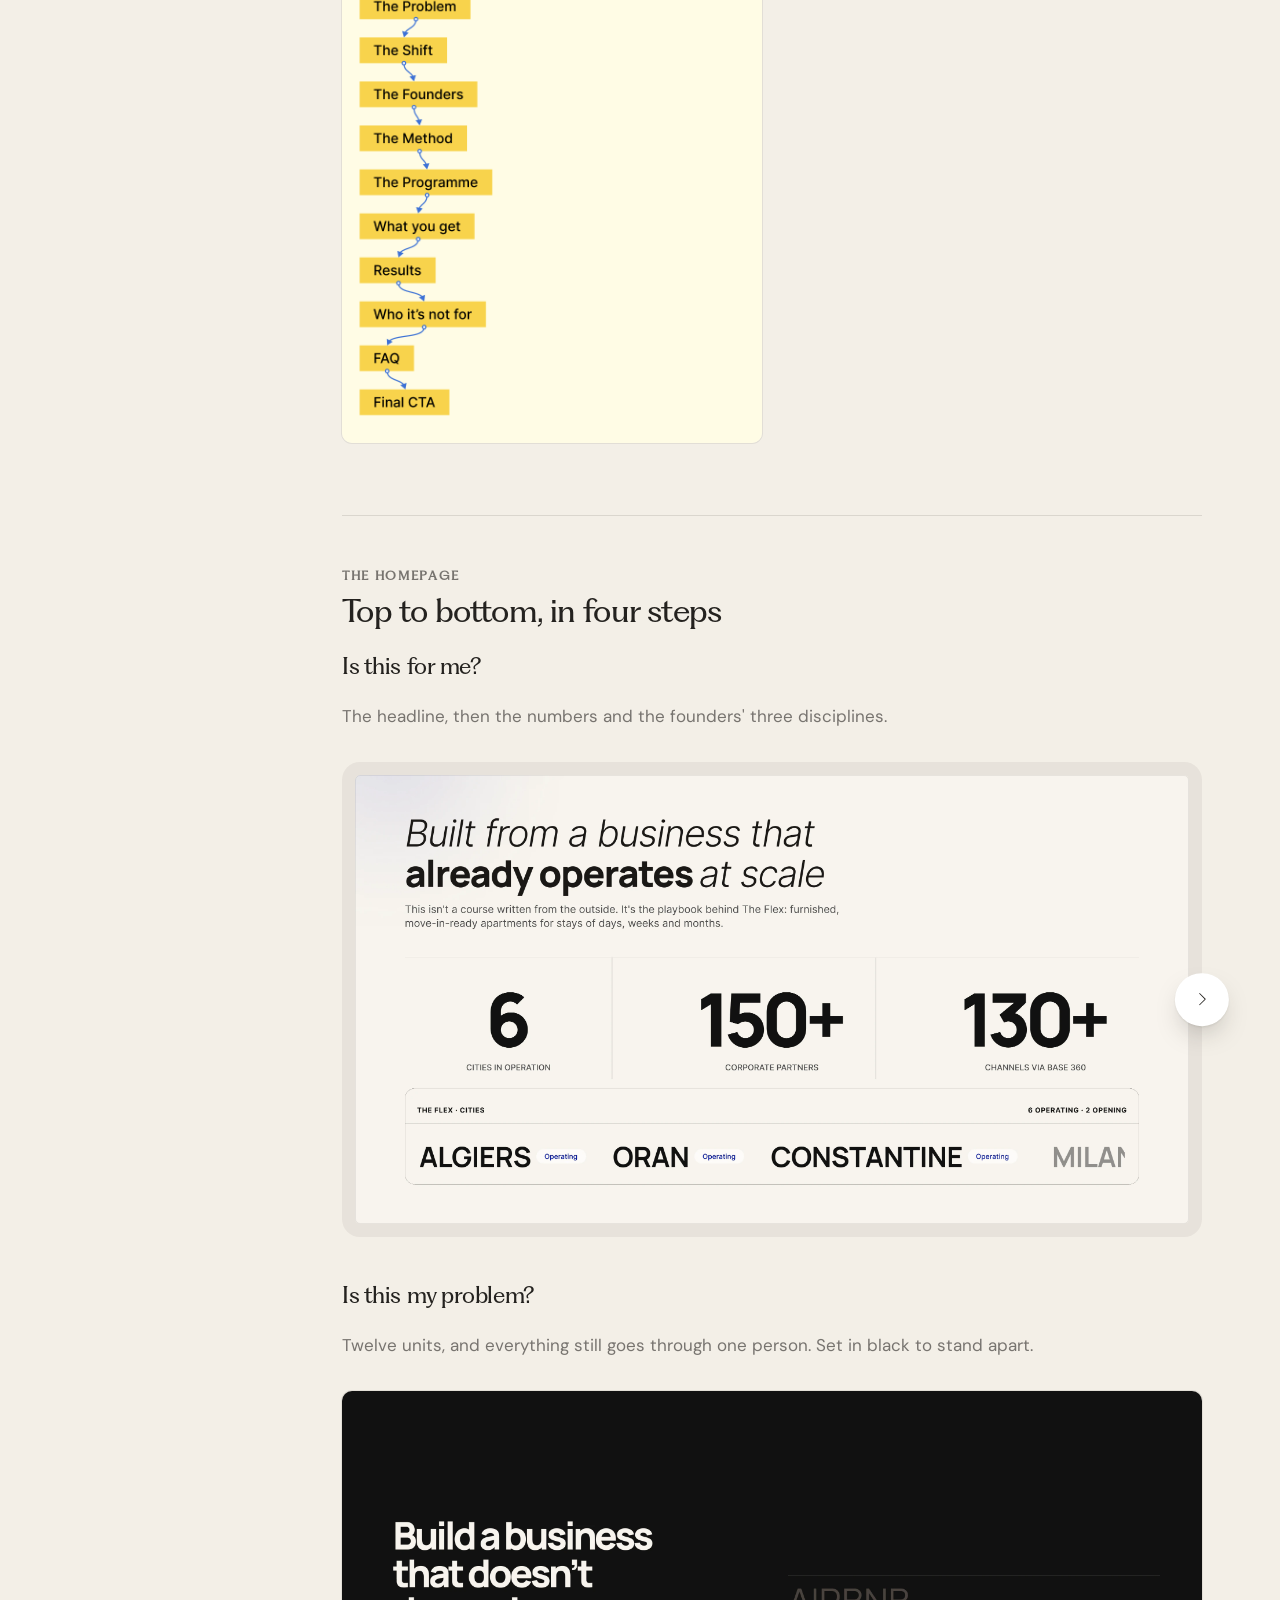
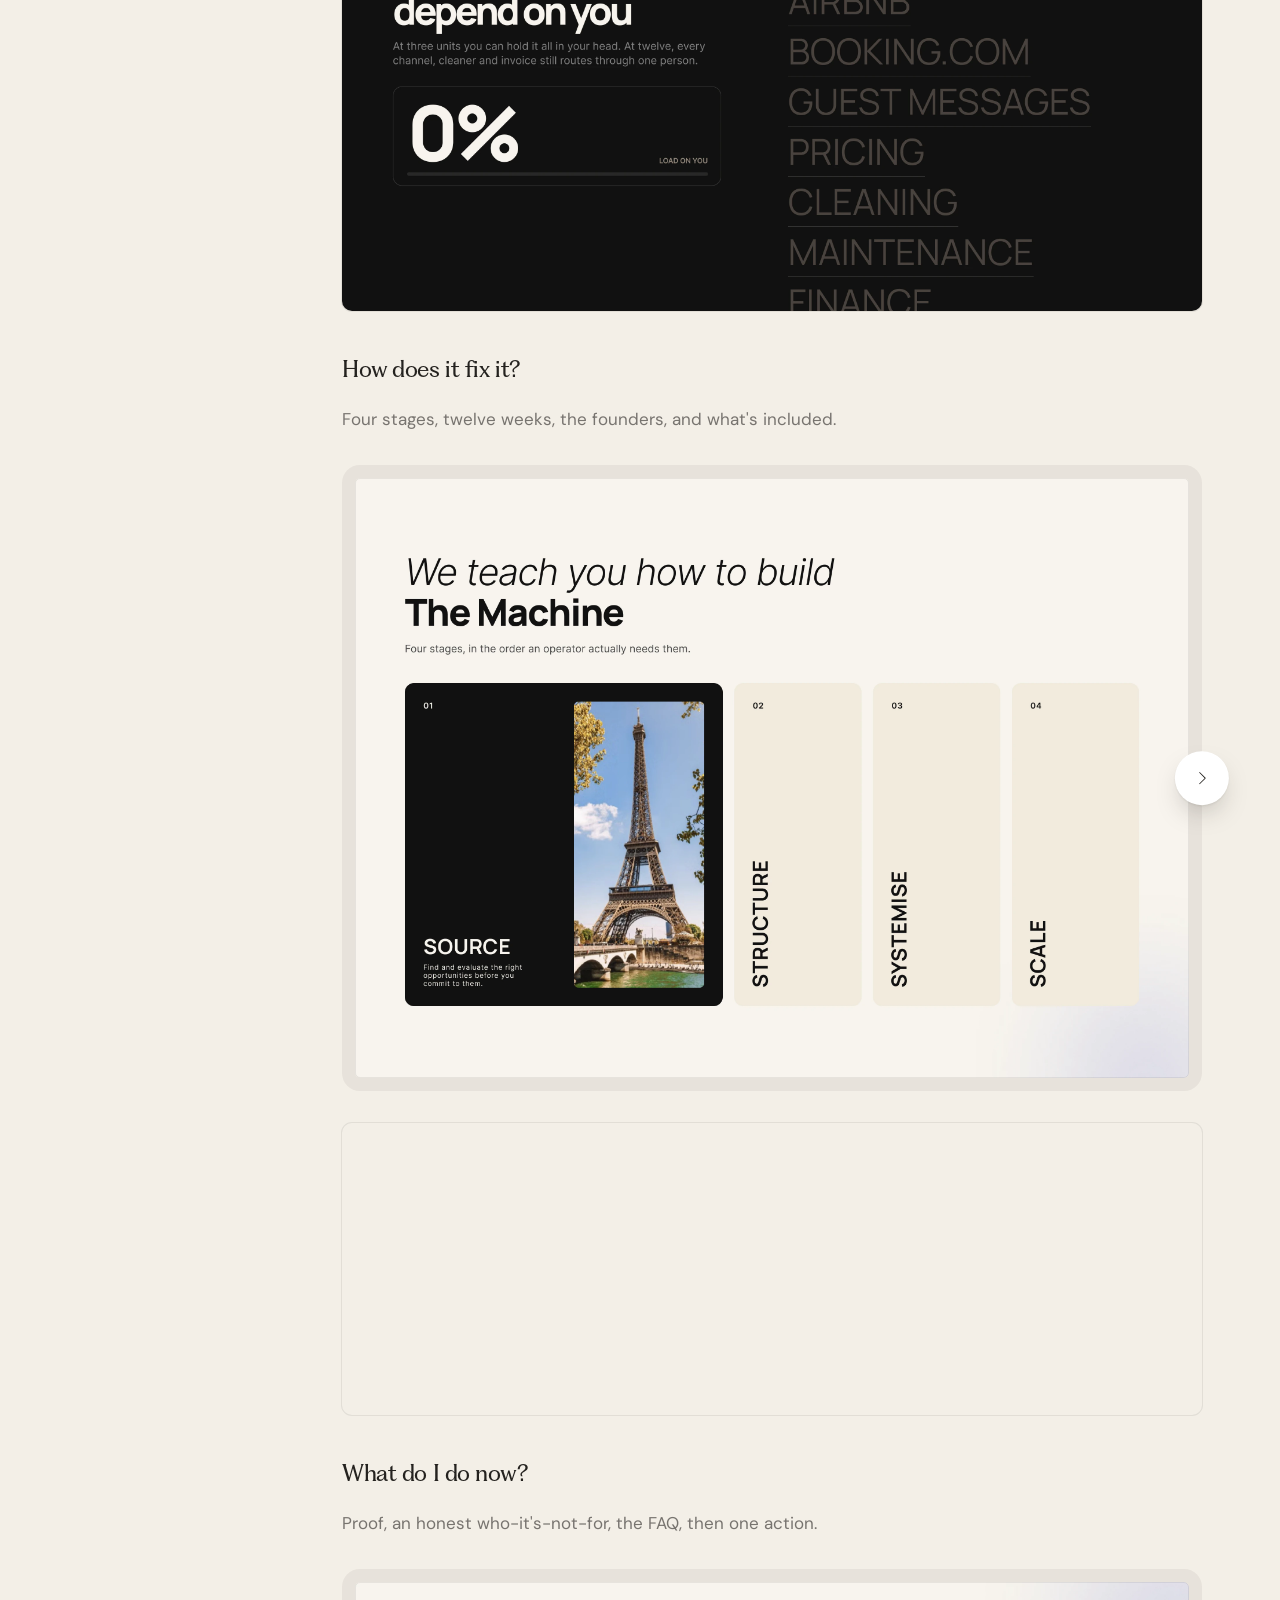
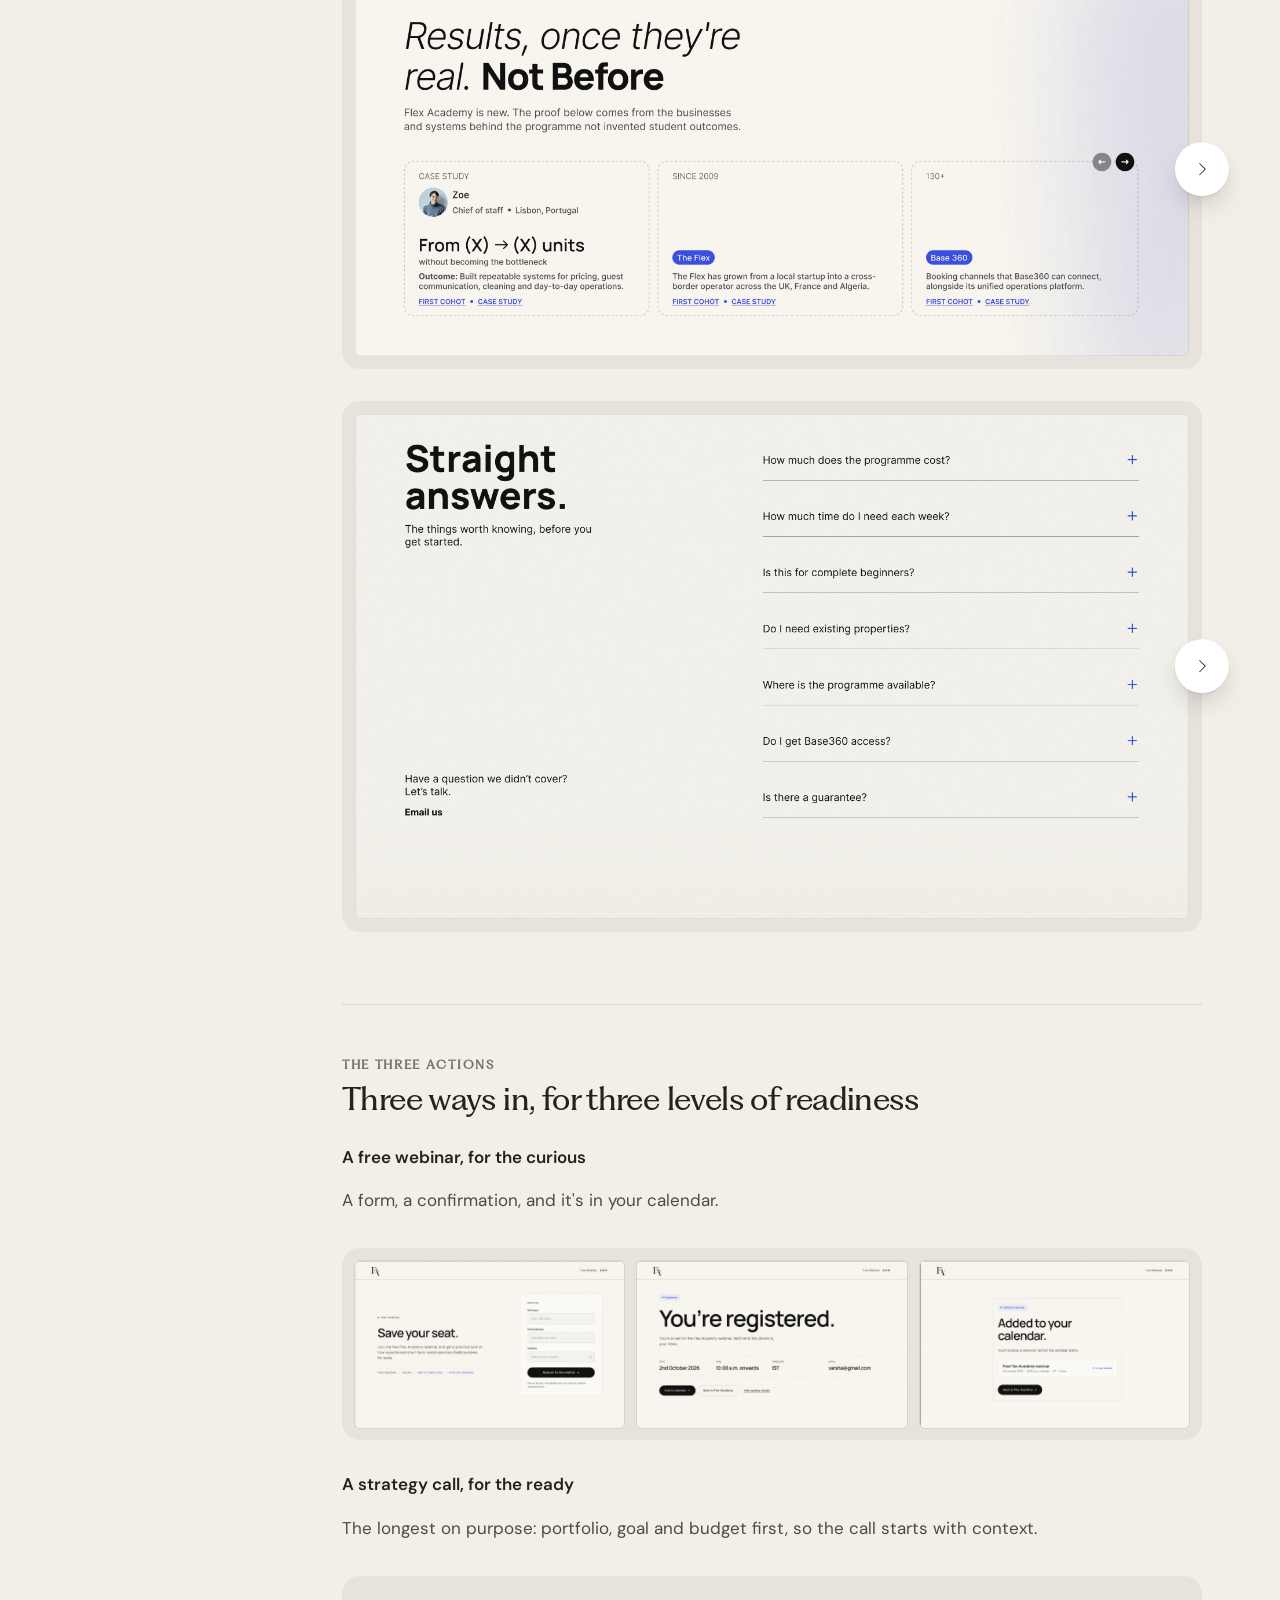
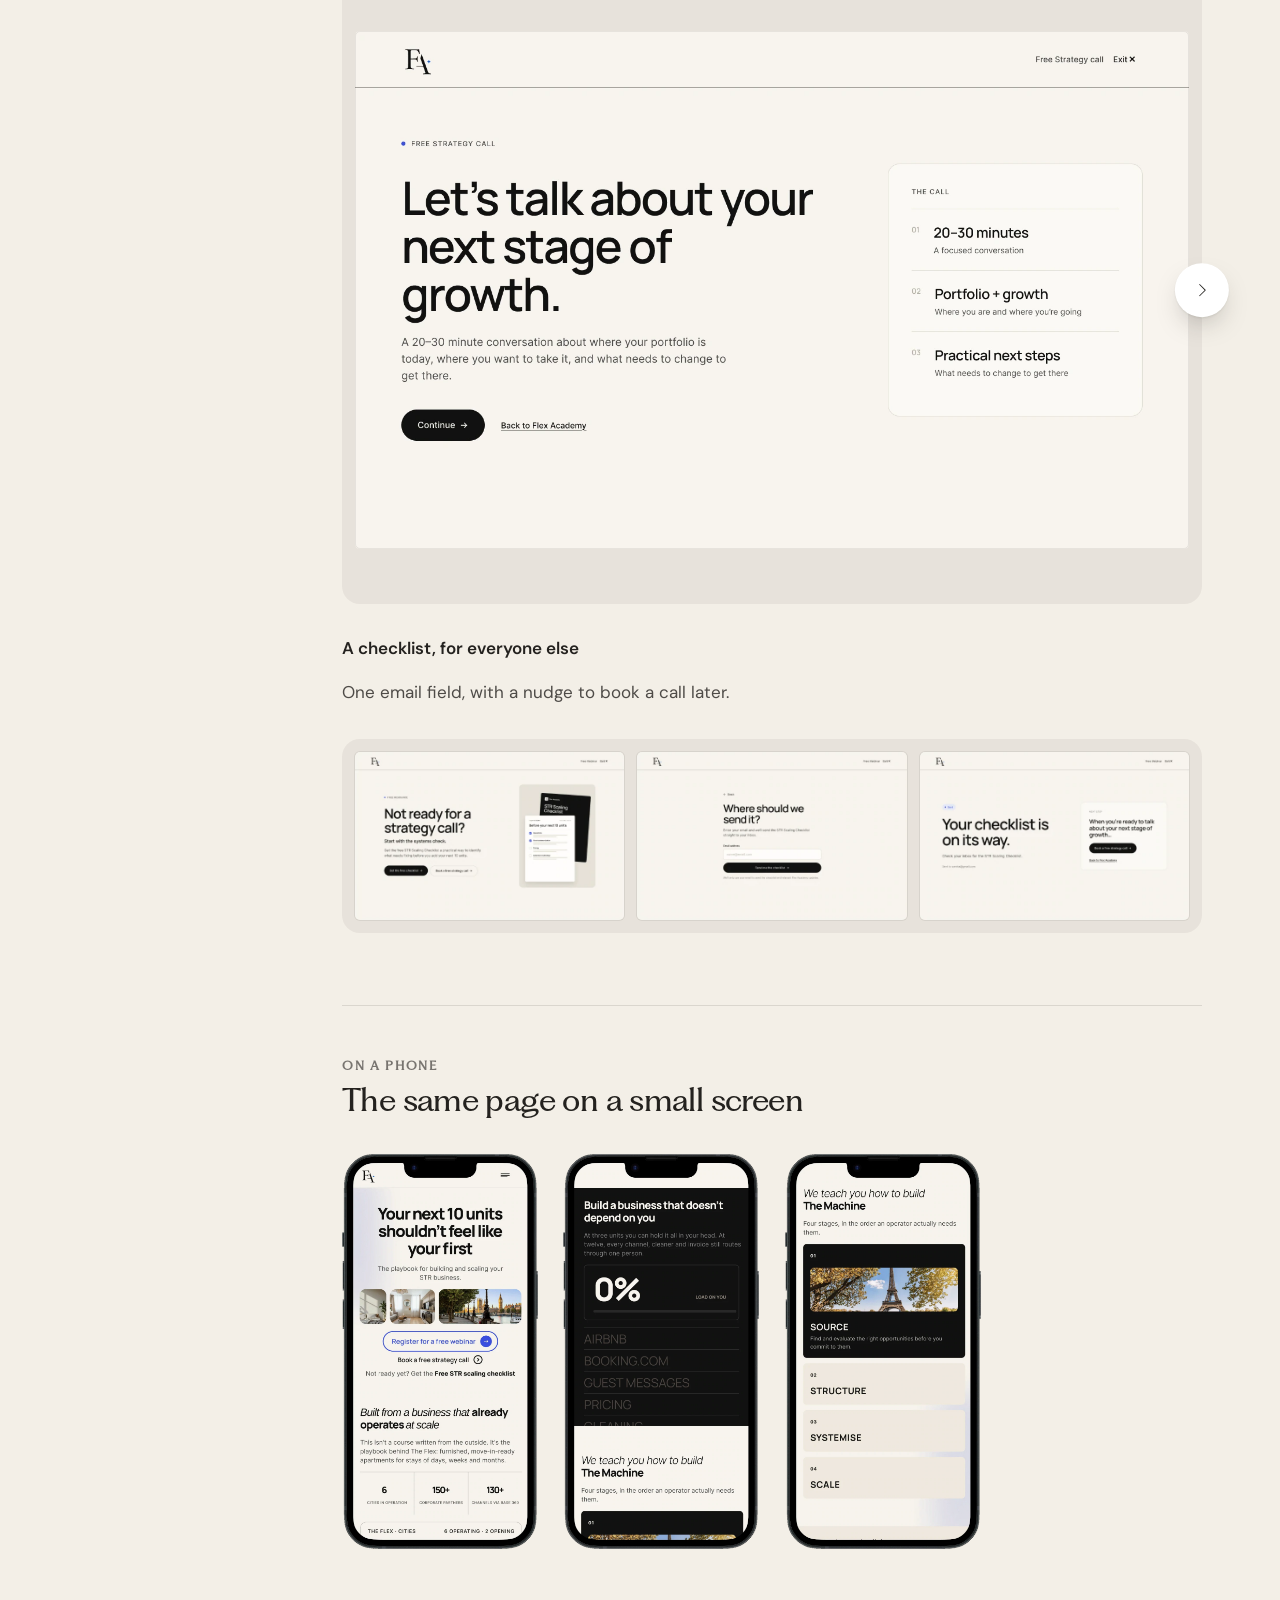
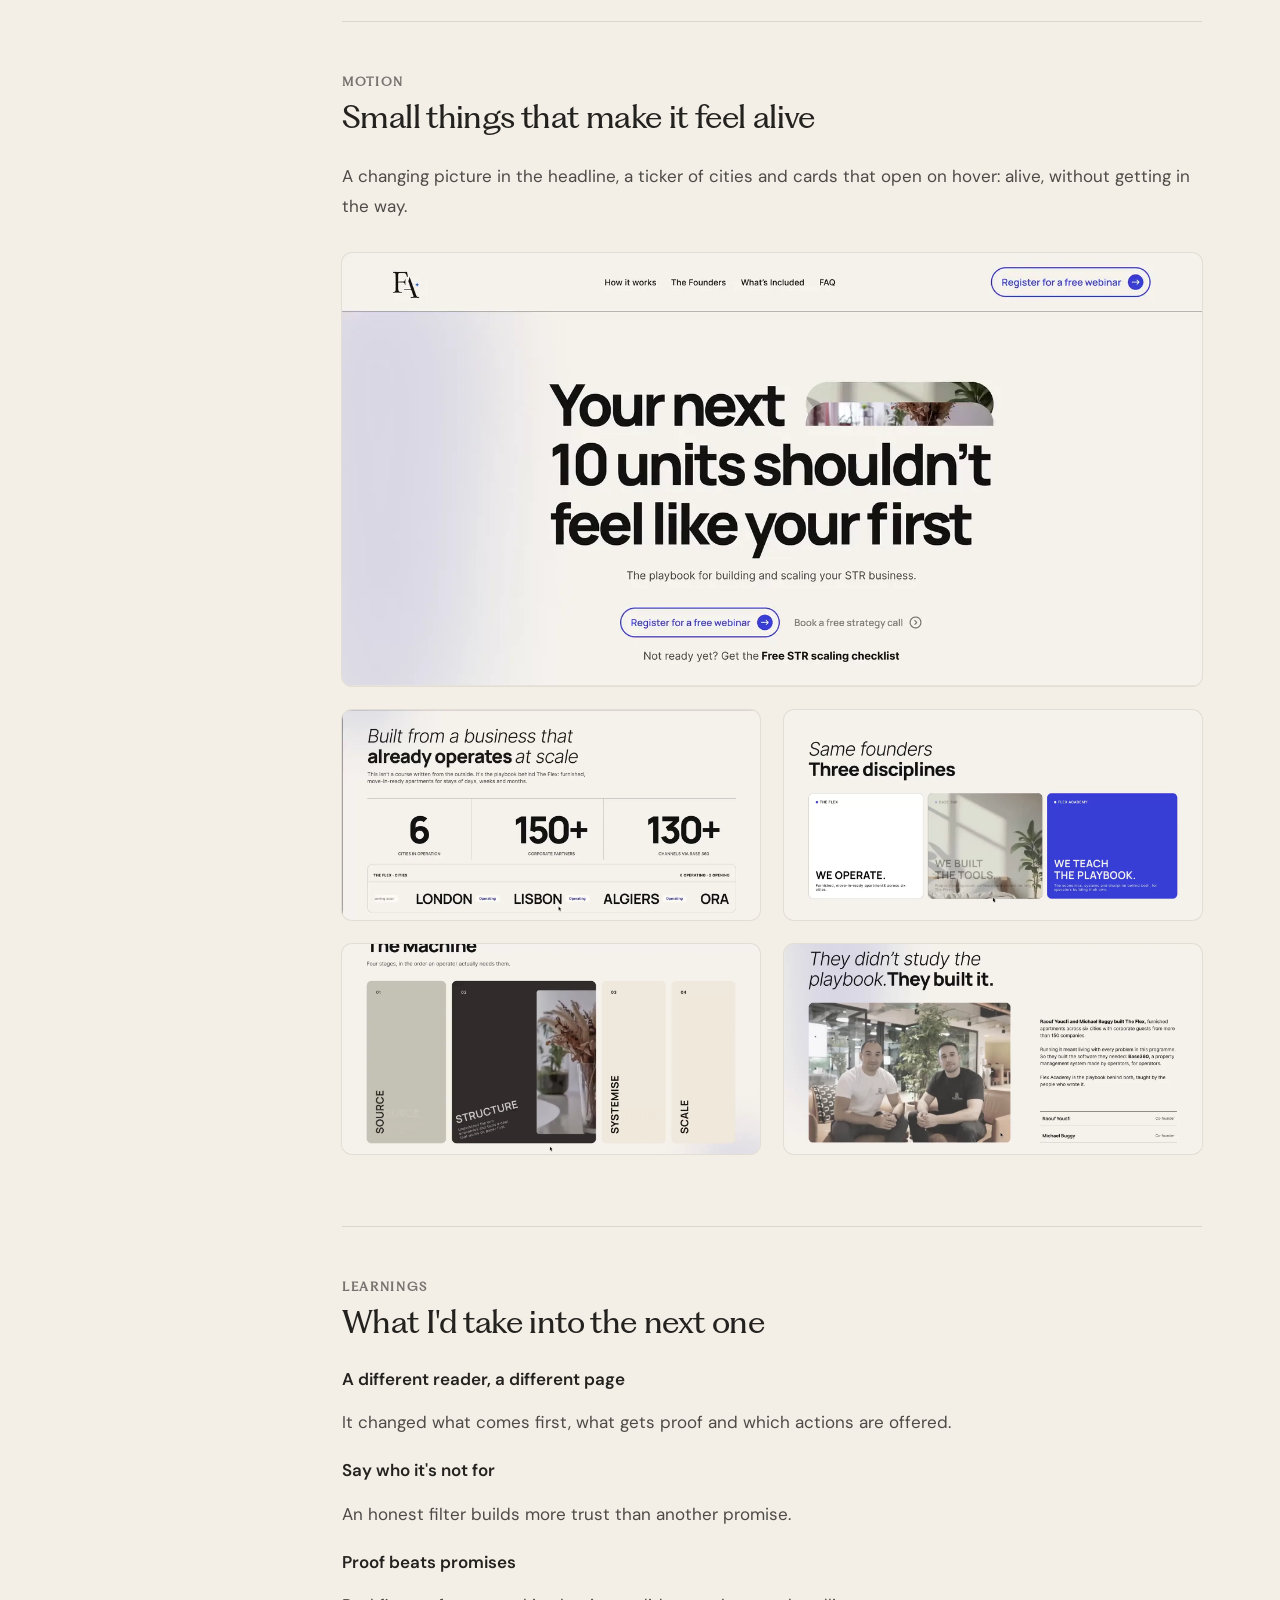
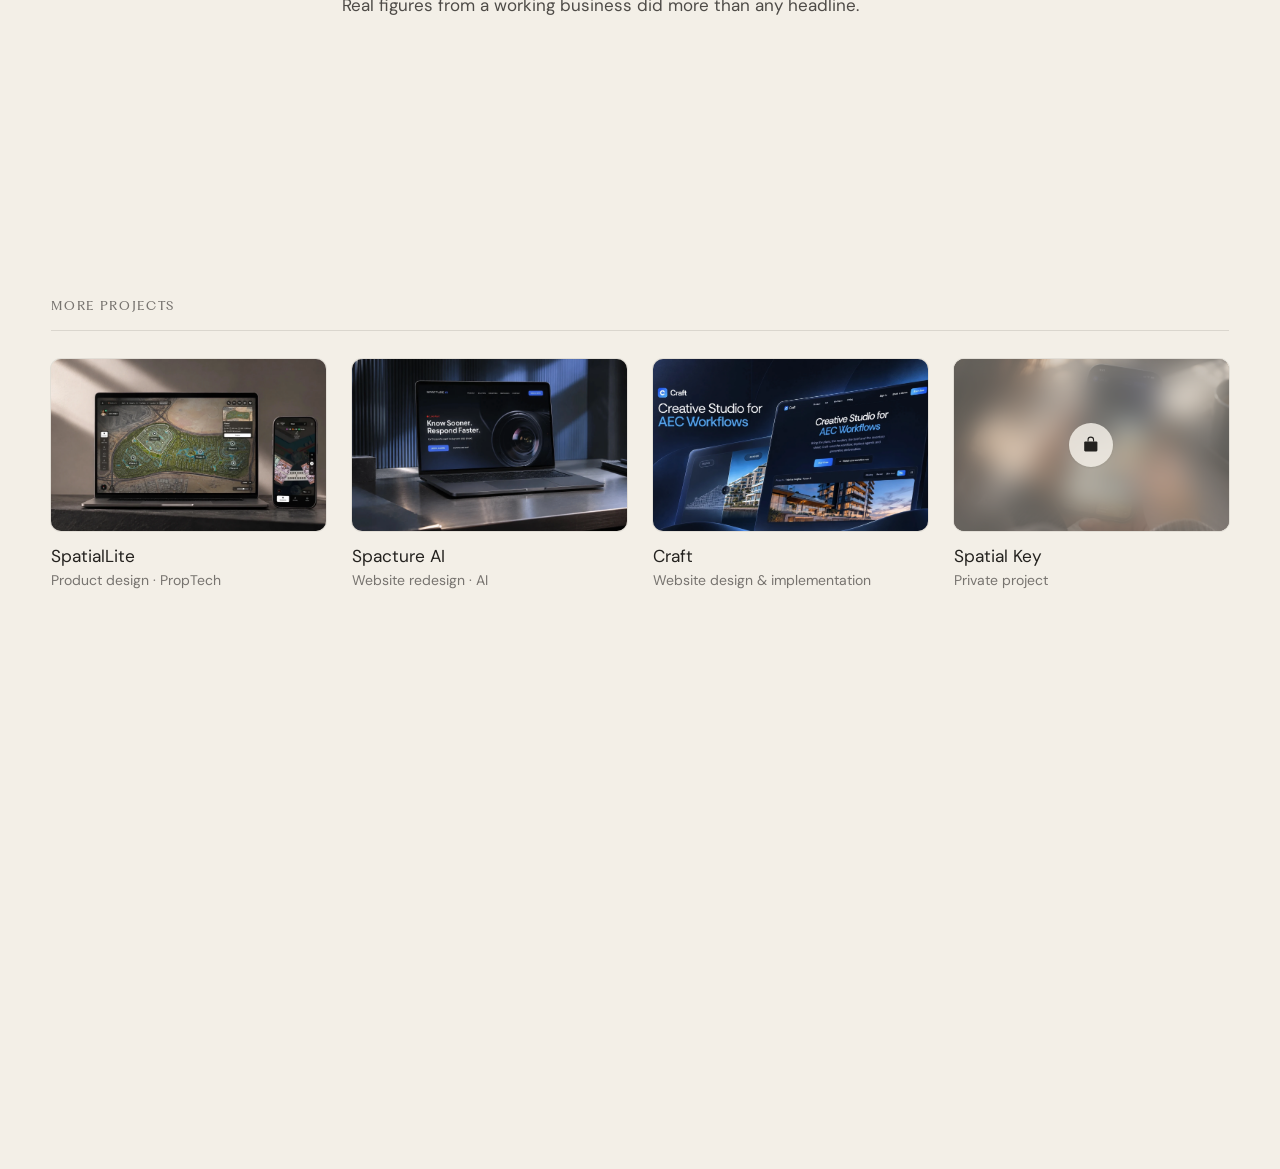
<file: work/flex-academy.html>
<!doctype html>
<html lang="en">
<head>
  <meta charset="utf-8">
  <meta name="viewport" content="width=device-width, initial-scale=1, viewport-fit=cover">
  <title>Flex Academy — G S Varsha</title>
  <meta name="description" content="Flex Academy: Helping short-term rental operators see their next step.">
  <meta name="theme-color" content="#F3EFE7">
  <link rel="icon" href="data:image/svg+xml,%3Csvg xmlns='http://www.w3.org/2000/svg' viewBox='0 0 16 16'%3E%3Crect width='16' height='16' rx='3' fill='%23F3EFE7'/%3E%3Ccircle cx='8' cy='8' r='3.2' fill='%23B66A4B'/%3E%3C/svg%3E">
  <link rel="preload" href="../fonts/PPFragment-GlareRegular.otf" as="font" type="font/otf" crossorigin>
  <link rel="preconnect" href="https://fonts.googleapis.com">
  <link rel="preconnect" href="https://fonts.gstatic.com" crossorigin>
  <link rel="stylesheet" href="https://fonts.googleapis.com/css2?family=DM+Sans:opsz,wght@9..40,400;9..40,500;9..40,600&amp;display=swap">
  <link rel="stylesheet" href="../css/base.css">
  <link rel="stylesheet" href="../css/projects.css">
  <link rel="stylesheet" href="../css/case.css">
  <link rel="stylesheet" href="../css/outro.css">
  <link rel="stylesheet" href="../css/rally.css">
  <link rel="stylesheet" href="../css/cursor.css">
  <script defer blocking="render" src="../js/nav.js"></script>
  <script defer src="../js/case.js"></script>
  <script defer src="../js/outro.js"></script>
  <script defer src="../js/rally-core.js"></script>
  <script defer src="../js/rally.js"></script>
  <script defer src="../js/footer.bundle.js"></script>
  <script defer src="../js/cursor.js"></script>
  <script type="speculationrules">{"prefetch":[{"where":{"selector_matches":"a[href*='work/'], a[href*='index.html']"},"eagerness":"moderate"}]}</script>
  <link rel="preload" as="image" href="../assets/work/flex-academy/sections/00-hero.webp">
</head>
<!-- Generated by tools/make-cases.py: edit the project there, not here.
     Placeholders for assets still to come are marked "ADD:". -->
<body class="case" id="top">
  <a class="skip" href="#main">Skip to content</a>

  <div class="dock__blur" aria-hidden="true" data-dock-blur><i></i><i></i><i></i><i></i><i></i><i></i></div>
  <header class="dock" data-dock>
    <a class="dock__name" href="../index.html">G S Varsha</a>
    <div class="dock__end">
      <div class="dock__pill">
        <a class="dock__cta" href="../assets/G-S-Varsha-Resume.pdf" target="_blank" rel="noopener" data-resume>Resume</a>
        <span class="dock__sep" aria-hidden="true"></span>
        <button class="dock__burger" type="button" aria-expanded="false" aria-controls="dock-menu" data-burger>
          <span class="dock__burger-word" aria-hidden="true"><span>Menu</span><span>Close</span></span>
          <span class="dock__bars" aria-hidden="true"><i></i><i></i></span>
          <span class="visually-hidden">Menu</span>
        </button>
      </div>
    </div>
    <nav class="dock__nav" id="dock-menu" aria-label="Primary">
      <span class="dock__slab" aria-hidden="true" data-slab></span>
      <ul class="dock__list">
        <li><a class="dock__link" href="../index.html#work" aria-current="true">Work</a></li>
        <li><a class="dock__link" href="../index.html#about">About</a></li>
        <li><a class="dock__link" href="#contact">Contact</a></li>
        <li class="dock__rule" aria-hidden="true"></li>
        <li><a class="dock__link dock__link--resume" href="../assets/G-S-Varsha-Resume.pdf" target="_blank" rel="noopener" data-resume>Resume</a></li>
      </ul>
      <p class="dock__extra">
        <a href="mailto:gsvarsha11@gmail.com">Email</a>
        <a href="https://www.linkedin.com/in/gsvarsha/" target="_blank" rel="noopener">LinkedIn</a>
      </p>
    </nav>
  </header>

  <main id="main">
    <div class="cs-hero" style="--r:1.9035">
      <div class="wrap cs-hero__in">
        <nav class="crumbs" aria-label="Breadcrumb">
          <ol><li><a href="../index.html#work"><svg viewBox="0 0 256 256" fill="currentColor" aria-hidden="true" focusable="false"><path d="M216,74H130.49l-27.9-27.9a13.94,13.94,0,0,0-9.9-4.1H40A14,14,0,0,0,26,56V200.62A13.39,13.39,0,0,0,39.38,214H216.89A13.12,13.12,0,0,0,230,200.89V88A14,14,0,0,0,216,74ZM40,54H92.69a2,2,0,0,1,1.41.59L113.51,74H38V56A2,2,0,0,1,40,54ZM218,200.89a1.11,1.11,0,0,1-1.11,1.11H39.38A1.4,1.4,0,0,1,38,200.62V86H216a2,2,0,0,1,2,2Z"/></svg>Work</a></li><li aria-current="page">Flex Academy</li></ol>
        </nav>
        <figure class="plate cs-cover">
          <div class="plate__mat"><img class="plate__img" src="../assets/work/flex-academy/sections/00-hero.webp" alt="Flex Academy homepage: Your next 10 units shouldn&#x27;t feel like your first, with a small picture set into the headline, and a button to register for a free webinar" width="2880" height="1513" fetchpriority="high" decoding="async"></div>
        </figure>
      </div>
    </div>
    <div class="cs-sheet">
    <article class="wrap cs-article">
      <!-- Intro and facts: set them in this project's "intro" and "facts" in
           tools/make-cases.py; a value of None shows "To add".
           Prototype or Figma link: set "figma" there. -->
      <header class="cs-head" data-reveal>
        <dl class="cs-facts"><div><dt>My role</dt><dd>Product Designer</dd></div><div><dt>Team</dt><dd>Solo</dd></div><div><dt>Tools</dt><dd>Figma, Figma Make</dd></div><div><dt>Audience</dt><dd>Rental operators, 5–30 units</dd></div></dl>
        <div class="cs-head__main">
          <p class="tag cs-head__eyebrow">Flex Academy <span aria-hidden="true">·</span> Website design · Assignment</p>
          <h1>A landing page for short-term rental operators who&#x27;ve outgrown doing everything themselves</h1>
          <div class="cs-head__intro"><p>Flex Academy teaches the playbook and systems behind running a short-term rental business, from the team behind The Flex.</p><p>I designed its landing page as an assignment (it hasn&#x27;t launched), for one reader: an operator with 5 to 30 units who still handles everything themselves.</p></div>
          
        </div>
      </header>
      <div class="cs-body">
      <nav class="toc" aria-label="Flex Academy case study contents" data-toc>
        <p class="tag toc__title">Contents</p>
        <ol><li><a href="#research">Research</a></li><li><a href="#audiences">Audience</a></li><li><a href="#structure">Structure</a></li><li><a href="#homepage">The homepage</a></li><li><a href="#flows">The three actions</a></li><li><a href="#phone">On a phone</a></li><li><a href="#motion">Motion</a></li><li><a href="#learnings">Learnings</a></li></ol>
      </nav>
      <div class="cs-story">

      <section class="cs-sec" id="research" aria-labelledby="research-h">
        <h2 class="sec-head" id="research-h" data-reveal><span class="tag sec-head__label">Research</span> <span class="sec-head__title">Who&#x27;s this for, and what are they already trying?</span></h2>
        <div class="prose" data-reveal><p>In FigJam: the brief, Flex&#x27;s business model, competitors, the operator&#x27;s wants and pains, a moodboard and a first structure.</p></div>
        <figure class="plate" data-reveal>
          <div class="plate__mat"><img class="plate__img" src="../assets/work/flex-academy/research-board.webp" alt="The FigJam research board: the design brief, Flex&#x27;s business model, a competitor table, the 5–30 unit operator&#x27;s wants and pain points, a moodboard of bold type-led websites, and the page&#x27;s information architecture" width="1570" height="566" loading="lazy" decoding="async"></div>
          
        </figure>
        <div class="point" data-reveal><h3>Everyone covers one piece of the job</h3><p>Videos, courses, masterminds and software each cover a part. None takes an operator from learning it to running it that way.</p></div>
        <p class="pull" data-reveal>This reader doesn&#x27;t want another course. They want to stop being the bottleneck.</p>
      </section>
      <section class="cs-sec" id="audiences" aria-labelledby="audiences-h">
        <h2 class="sec-head" id="audiences-h" data-reveal><span class="tag sec-head__label">Audience</span> <span class="sec-head__title">Three possible readers, and why I picked one</span></h2>
        <figure class="funnel" style="--n:3" data-reveal>
          <div class="funnel__cols"><div class="funnel__col"><span class="tag">Segments</span><ul><li><b>Side-hustlers</b><span>1–3 units</span></li><li><b>Operators</b><span>5–30 units</span></li><li><b>Property professionals</b><span>Agents, developers, landlords</span></li></ul></div><div class="funnel__col"><span class="tag">Personas</span><ul><li><b>Launch</b><span>The 9-to-5 Leaver</span></li><li><b>Scale</b><span>The Early Operator</span></li></ul></div><div class="funnel__col"><span class="tag">This page</span><ul><li><b>The Early Operator</b><span>5–30 units, ready to grow</span></li></ul></div></div>

        </figure>
        <div class="point" data-reveal><h3>Two people, two different questions</h3><p>A beginner asks whether it works at all; an operator with twelve units is buried in running it. This page is for the operator.</p></div>
      </section>
      <section class="cs-sec" id="structure" aria-labelledby="structure-h">
        <h2 class="sec-head" id="structure-h" data-reveal><span class="tag sec-head__label">Structure</span> <span class="sec-head__title">The page follows the questions in their head</span></h2>
        <figure class="flow" style="--n:4" aria-label="The four steps of the page" data-reveal>
          <ol><li><b>The promise</b><span>Is this for me?</span></li><li><b>The challenge</b><span>Is this my problem?</span></li><li><b>The programme</b><span>How does it fix it?</span></li><li><b>The next step</b><span>What do I do now?</span></li></ol>
        </figure>
        <div class="point" data-reveal><h3>One line to set it up</h3><p>“Your next 10 units shouldn’t feel like your first.” It speaks to someone who&#x27;s done this before.</p></div>
        <figure class="plate plate--narrow" data-reveal>
          <div class="plate__mat"><img class="plate__img" src="../assets/work/flex-academy/page-structure.webp" alt="The page&#x27;s structure as a flow: Hero, Proof, The Problem, The Shift, The Founders, The Method, The Programme, What you get, Results, Who it&#x27;s not for, FAQ and Final CTA, with two actions from the hero: Book a free strategy call and Get the STR Scaling Checklist" width="880" height="1250" loading="lazy" decoding="async"></div>
          
        </figure>
      </section>
      <section class="cs-sec" id="homepage" aria-labelledby="homepage-h">
        <h2 class="sec-head" id="homepage-h" data-reveal><span class="tag sec-head__label">The homepage</span> <span class="sec-head__title">Top to bottom, in four steps</span></h2>
        <div class="split" data-reveal><h3>Is this for me?</h3><p>The headline, then the numbers and the founders&#x27; three disciplines.</p></div>
        <figure class="car" style="--ratio:2880 / 1553" aria-roledescription="carousel" aria-label="Built at scale" data-car data-reveal>
          <div class="car__frame">
            <div class="car__track" tabindex="0" data-car-track><div class="car__slide" role="group" aria-roledescription="slide" aria-label="1 of 2" data-cap="Built from a business that already operates at scale."><img class="car__img" src="../assets/work/flex-academy/sections/01-scale.webp" alt="Three figures, 6 cities in operation, 150+ corporate partners and 130+ channels, above a row of the cities The Flex runs in" width="2880" height="1553" loading="lazy" decoding="async"></div><div class="car__slide" role="group" aria-roledescription="slide" aria-label="2 of 2" data-cap="Same founders, three disciplines."><img class="car__img" src="../assets/work/flex-academy/sections/02-founders.webp" alt="Three cards: We operate, We built the tools, and We teach the playbook" width="2880" height="1553" loading="lazy" decoding="async"></div></div>
            <button class="car__btn car__btn--prev" type="button" aria-label="Previous screen" data-car-prev disabled><svg viewBox="0 0 256 256" fill="currentColor" aria-hidden="true" focusable="false"><path d="M164.24,203.76a6,6,0,1,1-8.48,8.48l-80-80a6,6,0,0,1,0-8.48l80-80a6,6,0,0,1,8.48,8.48L88.49,128Z"/></svg></button><button class="car__btn car__btn--next" type="button" aria-label="Next screen" data-car-next><svg viewBox="0 0 256 256" fill="currentColor" aria-hidden="true" focusable="false"><path d="M180.24,132.24l-80,80a6,6,0,0,1-8.48-8.48L167.51,128,91.76,52.24a6,6,0,0,1,8.48-8.48l80,80A6,6,0,0,1,180.24,132.24Z"/></svg></button>
          </div>

        </figure>
        <div class="split" data-reveal><h3>Is this my problem?</h3><p>Twelve units, and everything still goes through one person. Set in black to stand apart.</p></div>
        <figure class="plate" data-reveal>
          <div class="plate__mat"><img class="plate__img" src="../assets/work/flex-academy/sections/03-challenge.webp" alt="A black section: Build a business that doesn&#x27;t depend on you, a 0% load-on-you meter, and a list of what lands on the operator, from Airbnb to finance" width="2880" height="1742" loading="lazy" decoding="async"></div>
          
        </figure>
        <div class="split" data-reveal><h3>How does it fix it?</h3><p>Four stages, twelve weeks, the founders, and what&#x27;s included.</p></div>
        <figure class="car" style="--ratio:2880 / 2072" aria-roledescription="carousel" aria-label="The Machine" data-car data-reveal>
          <div class="car__frame">
            <div class="car__track" tabindex="0" data-car-track><div class="car__slide" role="group" aria-roledescription="slide" aria-label="1 of 3" data-cap="Four stages, in the order an operator needs them."><img class="car__img" src="../assets/work/flex-academy/sections/04-machine.webp" alt="We teach you how to build The Machine: four cards, Source, Structure, Systemise and Scale, with Source open" width="2880" height="2072" loading="lazy" decoding="async"></div><div class="car__slide" role="group" aria-roledescription="slide" aria-label="2 of 3" data-cap="12 weeks, on your own portfolio."><img class="car__img" src="../assets/work/flex-academy/sections/05-system.webp" alt="12 weeks to build your Operating System: a row of twelve week markers above four phases, Foundation, Operations, The Machine and Scale" width="2880" height="2072" loading="lazy" decoding="async"></div><div class="car__slide" role="group" aria-roledescription="slide" aria-label="3 of 3" data-cap="They didn&amp;#x27;t study the playbook. They built it."><img class="car__img" src="../assets/work/flex-academy/sections/06-built.webp" alt="A photo of the two founders beside their story and their names" width="2880" height="2072" loading="lazy" decoding="async"></div></div>
            <button class="car__btn car__btn--prev" type="button" aria-label="Previous screen" data-car-prev disabled><svg viewBox="0 0 256 256" fill="currentColor" aria-hidden="true" focusable="false"><path d="M164.24,203.76a6,6,0,1,1-8.48,8.48l-80-80a6,6,0,0,1,0-8.48l80-80a6,6,0,0,1,8.48,8.48L88.49,128Z"/></svg></button><button class="car__btn car__btn--next" type="button" aria-label="Next screen" data-car-next><svg viewBox="0 0 256 256" fill="currentColor" aria-hidden="true" focusable="false"><path d="M180.24,132.24l-80,80a6,6,0,0,1-8.48-8.48L167.51,128,91.76,52.24a6,6,0,0,1,8.48-8.48l80,80A6,6,0,0,1,180.24,132.24Z"/></svg></button>
          </div>

        </figure>
        <figure class="plate" data-reveal>
          <div class="plate__mat"><img class="plate__img" src="../assets/work/flex-academy/sections/07-included.webp" alt="Everything you need to build and operate. Not a course login: chips for live sessions, founder access, playbooks, community, technology and real-world knowledge" width="2880" height="978" loading="lazy" decoding="async"></div>
          
        </figure>
        <div class="split" data-reveal><h3>What do I do now?</h3><p>Proof, an honest who-it&#x27;s-not-for, the FAQ, then one action.</p></div>
        <figure class="car" style="--ratio:2880 / 1292" aria-roledescription="carousel" aria-label="Results" data-car data-reveal>
          <div class="car__frame">
            <div class="car__track" tabindex="0" data-car-track><div class="car__slide" role="group" aria-roledescription="slide" aria-label="1 of 2" data-cap="Results, once they&amp;#x27;re real. Not before."><img class="car__img" src="../assets/work/flex-academy/sections/08-results.webp" alt="Results, once they&#x27;re real: three proof cards from the businesses behind the programme" width="2880" height="1292" loading="lazy" decoding="async"></div><div class="car__slide" role="group" aria-roledescription="slide" aria-label="2 of 2" data-cap="This isn&amp;#x27;t for everyone."><img class="car__img" src="../assets/work/flex-academy/sections/09-not-for.webp" alt="This isn&#x27;t for everyone: a list of who it&#x27;s not for, beside a blue card of who it might be for" width="2880" height="1290" loading="lazy" decoding="async"></div></div>
            <button class="car__btn car__btn--prev" type="button" aria-label="Previous screen" data-car-prev disabled><svg viewBox="0 0 256 256" fill="currentColor" aria-hidden="true" focusable="false"><path d="M164.24,203.76a6,6,0,1,1-8.48,8.48l-80-80a6,6,0,0,1,0-8.48l80-80a6,6,0,0,1,8.48,8.48L88.49,128Z"/></svg></button><button class="car__btn car__btn--next" type="button" aria-label="Next screen" data-car-next><svg viewBox="0 0 256 256" fill="currentColor" aria-hidden="true" focusable="false"><path d="M180.24,132.24l-80,80a6,6,0,0,1-8.48-8.48L167.51,128,91.76,52.24a6,6,0,0,1,8.48-8.48l80,80A6,6,0,0,1,180.24,132.24Z"/></svg></button>
          </div>

        </figure>
        <figure class="car" style="--ratio:2880 / 1743" aria-roledescription="carousel" aria-label="The FAQ" data-car data-reveal>
          <div class="car__frame">
            <div class="car__track" tabindex="0" data-car-track><div class="car__slide" role="group" aria-roledescription="slide" aria-label="1 of 2" data-cap="Straight answers."><img class="car__img" src="../assets/work/flex-academy/sections/10-faq.webp" alt="Straight answers: seven questions in a list, from cost to whether there&#x27;s a guarantee" width="2880" height="1743" loading="lazy" decoding="async"></div><div class="car__slide" role="group" aria-roledescription="slide" aria-label="2 of 2" data-cap="Build the right system from the start."><img class="car__img" src="../assets/work/flex-academy/sections/11-close.webp" alt="The closing card: Build the right system from the start. Scale it when you&#x27;re ready, with a button to register for a free webinar, above the footer" width="2880" height="1743" loading="lazy" decoding="async"></div></div>
            <button class="car__btn car__btn--prev" type="button" aria-label="Previous screen" data-car-prev disabled><svg viewBox="0 0 256 256" fill="currentColor" aria-hidden="true" focusable="false"><path d="M164.24,203.76a6,6,0,1,1-8.48,8.48l-80-80a6,6,0,0,1,0-8.48l80-80a6,6,0,0,1,8.48,8.48L88.49,128Z"/></svg></button><button class="car__btn car__btn--next" type="button" aria-label="Next screen" data-car-next><svg viewBox="0 0 256 256" fill="currentColor" aria-hidden="true" focusable="false"><path d="M180.24,132.24l-80,80a6,6,0,0,1-8.48-8.48L167.51,128,91.76,52.24a6,6,0,0,1,8.48-8.48l80,80A6,6,0,0,1,180.24,132.24Z"/></svg></button>
          </div>

        </figure>
      </section>
      <section class="cs-sec" id="flows" aria-labelledby="flows-h">
        <h2 class="sec-head" id="flows-h" data-reveal><span class="tag sec-head__label">The three actions</span> <span class="sec-head__title">Three ways in, for three levels of readiness</span></h2>
        <div class="point" data-reveal><h3>A free webinar, for the curious</h3><p>A form, a confirmation, and it&#x27;s in your calendar.</p></div>
        <figure class="plate" data-reveal>
          <div class="plate__mat phones" style="--n:3"><img class="plate__img" src="../assets/work/flex-academy/flows/webinar-1.webp" alt="Save your seat: a short form for name, email and country" width="631" height="391" loading="lazy" decoding="async"><img class="plate__img" src="../assets/work/flex-academy/flows/webinar-2.webp" alt="You&#x27;re registered, with the webinar&#x27;s date, time and timezone" width="630" height="391" loading="lazy" decoding="async"><img class="plate__img" src="../assets/work/flex-academy/flows/webinar-3.webp" alt="Added to your calendar, with the webinar&#x27;s details" width="631" height="391" loading="lazy" decoding="async"></div>
          
        </figure>
        <div class="point" data-reveal><h3>A strategy call, for the ready</h3><p>The longest on purpose: portfolio, goal and budget first, so the call starts with context.</p></div>
        <figure class="car" style="--ratio:1440 / 1040" aria-roledescription="carousel" aria-label="Free strategy call" data-car data-reveal>
          <div class="car__frame">
            <div class="car__track" tabindex="0" data-car-track><div class="car__slide" role="group" aria-roledescription="slide" aria-label="1 of 6" data-cap="What the call covers"><img class="car__img" src="../assets/work/flex-academy/flows/call-1.webp" alt="Free strategy call: Let&#x27;s talk about your next stage of growth, with what the 20–30 minute call covers" width="1440" height="895" loading="lazy" decoding="async"></div><div class="car__slide" role="group" aria-roledescription="slide" aria-label="2 of 6" data-cap="Your portfolio today"><img class="car__img" src="../assets/work/flex-academy/flows/call-2.webp" alt="Step 1 of 3, First, tell us about your portfolio: a choice of unit ranges" width="1440" height="895" loading="lazy" decoding="async"></div><div class="car__slide" role="group" aria-roledescription="slide" aria-label="3 of 6" data-cap="Where you want to go"><img class="car__img" src="../assets/work/flex-academy/flows/call-3.webp" alt="Step 2 of 3, Where are you trying to go? A target portfolio size and where you&#x27;re based" width="1440" height="895" loading="lazy" decoding="async"></div><div class="car__slide" role="group" aria-roledescription="slide" aria-label="4 of 6" data-cap="Budget and details"><img class="car__img" src="../assets/work/flex-academy/flows/call-4.webp" alt="Step 3 of 3, Let&#x27;s understand what you need next: a budget range and contact details" width="1440" height="895" loading="lazy" decoding="async"></div><div class="car__slide" role="group" aria-roledescription="slide" aria-label="5 of 6" data-cap="Pick a time"><img class="car__img" src="../assets/work/flex-academy/flows/call-5.webp" alt="Find a time that works for you: a summary of the call, a calendar and a list of times" width="1440" height="1040" loading="lazy" decoding="async"></div><div class="car__slide" role="group" aria-roledescription="slide" aria-label="6 of 6" data-cap="Booked"><img class="car__img" src="../assets/work/flex-academy/flows/call-6.webp" alt="You&#x27;re booked, with the call&#x27;s date, time, length and email" width="1440" height="849" loading="lazy" decoding="async"></div></div>
            <button class="car__btn car__btn--prev" type="button" aria-label="Previous screen" data-car-prev disabled><svg viewBox="0 0 256 256" fill="currentColor" aria-hidden="true" focusable="false"><path d="M164.24,203.76a6,6,0,1,1-8.48,8.48l-80-80a6,6,0,0,1,0-8.48l80-80a6,6,0,0,1,8.48,8.48L88.49,128Z"/></svg></button><button class="car__btn car__btn--next" type="button" aria-label="Next screen" data-car-next><svg viewBox="0 0 256 256" fill="currentColor" aria-hidden="true" focusable="false"><path d="M180.24,132.24l-80,80a6,6,0,0,1-8.48-8.48L167.51,128,91.76,52.24a6,6,0,0,1,8.48-8.48l80,80A6,6,0,0,1,180.24,132.24Z"/></svg></button>
          </div>

        </figure>
        <div class="point" data-reveal><h3>A checklist, for everyone else</h3><p>One email field, with a nudge to book a call later.</p></div>
        <figure class="plate" data-reveal>
          <div class="plate__mat phones" style="--n:3"><img class="plate__img" src="../assets/work/flex-academy/flows/checklist-1.webp" alt="Not ready for a strategy call? Start with the systems check: the free STR Scaling Checklist" width="621" height="386" loading="lazy" decoding="async"><img class="plate__img" src="../assets/work/flex-academy/flows/checklist-2.webp" alt="Where should we send it? One email field" width="621" height="386" loading="lazy" decoding="async"><img class="plate__img" src="../assets/work/flex-academy/flows/checklist-3.webp" alt="Your checklist is on its way, with a next step to book a call" width="621" height="386" loading="lazy" decoding="async"></div>
          
        </figure>
      </section>
      <section class="cs-sec" id="phone" aria-labelledby="phone-h">
        <h2 class="sec-head" id="phone-h" data-reveal><span class="tag sec-head__label">On a phone</span> <span class="sec-head__title">The same page on a small screen</span></h2>
        <figure class="plate" data-reveal>
          <div class="mockups"><img class="mockups__img" src="../assets/work/flex-academy/phones/hero.webp" alt="Flex Academy on a phone: the headline, three pictures and the three actions" width="758" height="1530" loading="lazy" decoding="async"><img class="mockups__img" src="../assets/work/flex-academy/phones/problem.webp" alt="On a phone: Build a business that doesn&#x27;t depend on you, with the load-on-you meter" width="758" height="1530" loading="lazy" decoding="async"><img class="mockups__img" src="../assets/work/flex-academy/phones/machine.webp" alt="On a phone: The Machine&#x27;s four stages as stacked cards, with Source open" width="758" height="1530" loading="lazy" decoding="async"><img class="mockups__img" src="../assets/work/flex-academy/phones/founders.webp" alt="On a phone: They didn&#x27;t study the playbook. They built it, with the founders&#x27; photo and story" width="758" height="1530" loading="lazy" decoding="async"></div>
          
        </figure>
      </section>
      <section class="cs-sec" id="motion" aria-labelledby="motion-h">
        <h2 class="sec-head" id="motion-h" data-reveal><span class="tag sec-head__label">Motion</span> <span class="sec-head__title">Small things that make it feel alive</span></h2>
        <div class="prose" data-reveal><p>A changing picture in the headline, a ticker of cities and cards that open on hover: alive, without getting in the way.</p></div>
        <div class="motion" data-reveal><div class="motion__row"><figure class="plate motion__clip" style="--r:1.9890">
            <div class="plate__mat"><video class="motion__vid" src="../assets/work/flex-academy/motion/headline.mp4" poster="../assets/work/flex-academy/motion/headline.webp" width="1440" height="724" muted loop playsinline preload="none" aria-label="The first screen: the picture set into the headline keeps changing, and the buttons fill on hover" data-motion></video></div>
            
          </figure></div><div class="motion__row"><figure class="plate motion__clip" style="--r:1.9890">
            <div class="plate__mat"><video class="motion__vid" src="../assets/work/flex-academy/motion/cities.mp4" poster="../assets/work/flex-academy/motion/cities.webp" width="1440" height="724" muted loop playsinline preload="none" aria-label="The row of cities moving sideways as a ticker, under the three figures" data-motion></video></div>
            
          </figure><figure class="plate motion__clip" style="--r:1.9890">
            <div class="plate__mat"><video class="motion__vid" src="../assets/work/flex-academy/motion/disciplines.mp4" poster="../assets/work/flex-academy/motion/disciplines.webp" width="1440" height="724" muted loop playsinline preload="none" aria-label="The three discipline cards: hovering one fades in a photograph" data-motion></video></div>
            
          </figure></div><div class="motion__row"><figure class="plate motion__clip" style="--r:1.9890">
            <div class="plate__mat"><video class="motion__vid" src="../assets/work/flex-academy/motion/machine.mp4" poster="../assets/work/flex-academy/motion/machine.webp" width="1440" height="724" muted loop playsinline preload="none" aria-label="The Machine: hovering a stage opens its card, and the others narrow to their names" data-motion></video></div>
            
          </figure><figure class="plate motion__clip" style="--r:1.9890">
            <div class="plate__mat"><video class="motion__vid" src="../assets/work/flex-academy/motion/founders.mp4" poster="../assets/work/flex-academy/motion/founders.webp" width="1440" height="724" muted loop playsinline preload="none" aria-label="The founders&#x27; photo fades from colour to grey, then the page moves on to rows of drifting chips" data-motion></video></div>
            
          </figure></div></div>
      </section>
      <section class="cs-sec" id="learnings" aria-labelledby="learnings-h">
        <h2 class="sec-head" id="learnings-h" data-reveal><span class="tag sec-head__label">Learnings</span> <span class="sec-head__title">What I&#x27;d take into the next one</span></h2>
        <div class="point" data-reveal><h3>A different reader, a different page</h3><p>It changed what comes first, what gets proof and which actions are offered.</p></div>
        <div class="point" data-reveal><h3>Say who it&#x27;s not for</h3><p>An honest filter builds more trust than another promise.</p></div>
        <div class="point" data-reveal><h3>Proof beats promises</h3><p>Real figures from a working business did more than any headline.</p></div>
      </section>
      </div>
      </div>
      <nav class="more" aria-labelledby="more-h" data-reveal>
        <h2 class="tag more__title" id="more-h">More projects</h2>
        <ul class="more__list"><li><a class="more__card" href="spatiallite.html"><span class="more__pic"><img class="" src="../assets/projects/spatiallite-thumb.webp" alt="" width="1672" height="941" loading="lazy" decoding="async"></span><span class="more__text"><span class="more__name">SpatialLite</span><span class="more__kind">Product design · PropTech</span></span></a></li><li><a class="more__card" href="spacture-ai.html"><span class="more__pic"><img class="" src="../assets/projects/spacture-thumb.webp" alt="" width="1536" height="1024" loading="lazy" decoding="async"></span><span class="more__text"><span class="more__name">Spacture AI</span><span class="more__kind">Website redesign · AI</span></span></a></li><li><a class="more__card" href="craft.html"><span class="more__pic"><img class="" src="../assets/projects/craft-thumb.webp" alt="" width="1672" height="941" loading="lazy" decoding="async"></span><span class="more__text"><span class="more__name">Craft</span><span class="more__kind">Website design &amp; implementation</span></span></a></li><li><a class="more__card more__card--locked" href="#contact" aria-label="Spatial Key is a private project. Connect to have a look"><span class="more__pic"><img class="" src="../assets/projects/spatial-key-thumb.webp" alt="" width="1672" height="941" loading="lazy" decoding="async"><span class="more__seal" aria-hidden="true"><span class="more__lock"><svg viewBox="0 0 256 256" fill="currentColor" focusable="false"><path class="more__shackle" d="M80,80V56a48,48,0,0,1,96,0V80H160V56a32,32,0,0,0-64,0V80Z"/><path d="M48,80H208a16,16,0,0,1,16,16V208a16,16,0,0,1-16,16H48a16,16,0,0,1-16-16V96A16,16,0,0,1,48,80Z"/></svg></span></span></span><span class="more__text"><span class="more__name">Spatial Key</span><span class="more__kind">Private project</span></span></a></li></ul>
      </nav>
    </article>
    </div>
  </main>

    <footer class="foot" id="contact" data-foot>
      <div class="fpanel" data-drop>
        <canvas class="fpanel__paper" aria-hidden="true" data-foot-paper></canvas>
        <!-- The quote is the footer's headline. -->
        <figure class="fquote">
          <blockquote>
            <p><span>“The details are not the details.</span> <span>They make the design.”</span></p>
          </blockquote>
          <figcaption>— Charles Eames</figcaption>
        </figure>

        <!-- You, meditating (js/footer.js). Hover, focus or tap: your eyes
             open and a small note appears, with a way back to your story. -->
        <div class="foot__me" data-me-spot>
          <canvas aria-hidden="true" data-me></canvas>
          <button class="foot__me-hit" type="button" aria-expanded="false" aria-controls="me-note" data-me-hit>
            <span class="visually-hidden">Say hello to G S Varsha's character, meditating</span>
          </button>
          <div class="foot__say" id="me-note" data-me-note>
            <p>You found me in my peaceful era.</p>
            <a href="../index.html#about">Explore my story again?</a>
          </div>
        </div>

        <!-- Connect: LinkedIn · Email (hover shows the address; click opens a
             new email to it) · Resume. Addresses: LINKS in js/outro.js -->
        <div class="fconnect">
          <h3>Connect</h3>
          <div class="fchips">
            <a class="fchip" data-link="linkedin" aria-label="LinkedIn">
              <svg viewBox="0 0 24 24" width="20" height="20" aria-hidden="true" focusable="false"><path fill="currentColor" d="M4.98 3.5a2.48 2.48 0 1 1 0 4.96 2.48 2.48 0 0 1 0-4.96ZM3 9.75h3.96V21H3V9.75Zm6.38 0h3.8v1.54h.05c.53-1 1.82-2.06 3.75-2.06 4 0 4.75 2.64 4.75 6.07V21h-3.96v-5.03c0-1.2-.02-2.74-1.67-2.74-1.67 0-1.93 1.3-1.93 2.65V21H9.38V9.75Z"/></svg>
            </a>
            <a class="fchip fchip--wide" data-link="email">
              <span class="fchip__a">Email me</span>
              <span class="fchip__b" aria-hidden="true" data-email-text></span>
            </a>
            <a class="fchip" data-link="resume" aria-label="Resume">
              <svg viewBox="0 0 256 256" fill="currentColor" aria-hidden="true" focusable="false" width="20" height="20"><path d="M212.24,83.76l-56-56A6,6,0,0,0,152,26H56A14,14,0,0,0,42,40V216a14,14,0,0,0,14,14H200a14,14,0,0,0,14-14V88A6,6,0,0,0,212.24,83.76ZM158,46.48,193.52,82H158ZM200,218H56a2,2,0,0,1-2-2V40a2,2,0,0,1,2-2h90V88a6,6,0,0,0,6,6h50V216A2,2,0,0,1,200,218Zm-34-82a6,6,0,0,1-6,6H96a6,6,0,0,1,0-12h64A6,6,0,0,1,166,136Zm0,32a6,6,0,0,1-6,6H96a6,6,0,0,1,0-12h64A6,6,0,0,1,166,168Z"/></svg>
            </a>
          </div>
        </div>

        <!-- the little racket: hover and it swings; click and the game opens -->
        <button class="sig" type="button" aria-haspopup="dialog" data-open-rally>
          <span class="sig__label">Fancy a rally?<span class="visually-hidden"> (opens a game of badminton)</span></span>
          <svg class="sig__art" aria-hidden="true" viewBox="0 0 30 24" width="76" height="61" shape-rendering="crispEdges">
            <g class="sig__racket">
              <path fill="#24221F" d="M5 2h6v1H5zM3 3h2v1H3zM11 3h2v1h-2zM2 4h1v2H2zM13 4h1v2h-1zM1 6h1v4H1zM14 6h1v4h-1zM2 10h1v2H2zM13 10h1v2h-1zM3 12h2v1H3zM11 12h2v1h-2zM5 13h6v1H5z"/>
              <path fill="rgba(36,34,31,0.35)" d="M4 5h1v7H4zM6 3h1v10H6zM8 3h1v10H8zM10 3h1v10h-1zM12 5h1v7h-1zM3 6h10v1H3zM2 8h12v1H2zM3 10h10v1H3z"/>
              <path fill="#24221F" d="M7 14h2v2H7zM7 16h2v3H7z"/>
              <path fill="#B66A4B" d="M6.5 19h3v5h-3z"/>
            </g>
            <g class="sig__shuttle">
              <path fill="#FFFFFF" stroke="#24221F" stroke-width="0.35" paint-order="stroke" d="M22 4h1v1h-1zM21 5h3v1h-3zM20 6h5v1h-5zM20 7h5v1h-5z"/>
              <path fill="#D8C8B4" d="M21 8h3v1h-3z"/>
              <path fill="#B66A4B" d="M21 9h3v2h-3z"/>
            </g>
          </svg>
        </button>
        <p class="fpanel__copy">© 2026 G S Varsha · Portfolio</p>
      </div>

    </footer>
    <!-- The badminton game, opened from the racket in the footer
         (js/rally.js, the rules in js/rally-core.js). -->
    <dialog class="rally" aria-labelledby="rally-title" data-rally>
      <div class="rally__card">
        <header class="rally__head">
          <h2 class="rally__title" id="rally-title">One quick rally?</h2>
          <button class="rally__close" type="button" aria-label="Close the game" data-close>Close <span aria-hidden="true"><svg class="i-ph" width="1em" height="1em" viewBox="0 0 256 256" fill="currentColor" aria-hidden="true" focusable="false"><path d="M204.24,195.76a6,6,0,1,1-8.48,8.48L128,136.49,60.24,204.24a6,6,0,0,1-8.48-8.48L119.51,128,51.76,60.24a6,6,0,0,1,8.48-8.48L128,119.51l67.76-67.75a6,6,0,0,1,8.48,8.48L136.49,128Z"/></svg></span></button>
        </header>

        <div class="rally__game" tabindex="-1" aria-describedby="rally-help" data-game>
          <p class="rally__score" aria-label="Score">
            <span class="rally__side">You <b data-score-you>0</b></span>
            <span class="rally__to">to 21 · singles</span>
            <span class="rally__side rally__side--gs"><b data-score-gs>0</b> GS</span>
          </p>

          <div class="rally__holder">
            <div class="rally__stage" data-stage>
              <canvas class="rally__court" aria-hidden="true" data-court></canvas>
              <p class="rally__msg" role="status" aria-live="polite" data-msg></p>
              <button class="rally__paused" type="button" hidden data-paused>Paused · click to carry on</button>
            </div>
            <div class="rally__panel" data-panel>
              <p class="rally__panel-title" data-panel-title>You on the left, me on the right.</p>
              <button class="rally__start" type="button" data-start>Play badminton</button>
            </div>
          </div>

          <p class="rally__turn">Turn your phone sideways for a bigger court.</p>
          <div class="rally__touch">
            <button type="button" class="rally__hit" data-touch="swing">Hit</button>
          </div>

          <p class="rally__keys" id="rally-help">
            <span><kbd>Space</kbd> hit (and serve). You move on your own: just time it.</span>
            <span><kbd>Esc</kbd> close</span>
          </p>
        </div>
      </div>
    </dialog>
</body>
</html>
</file>
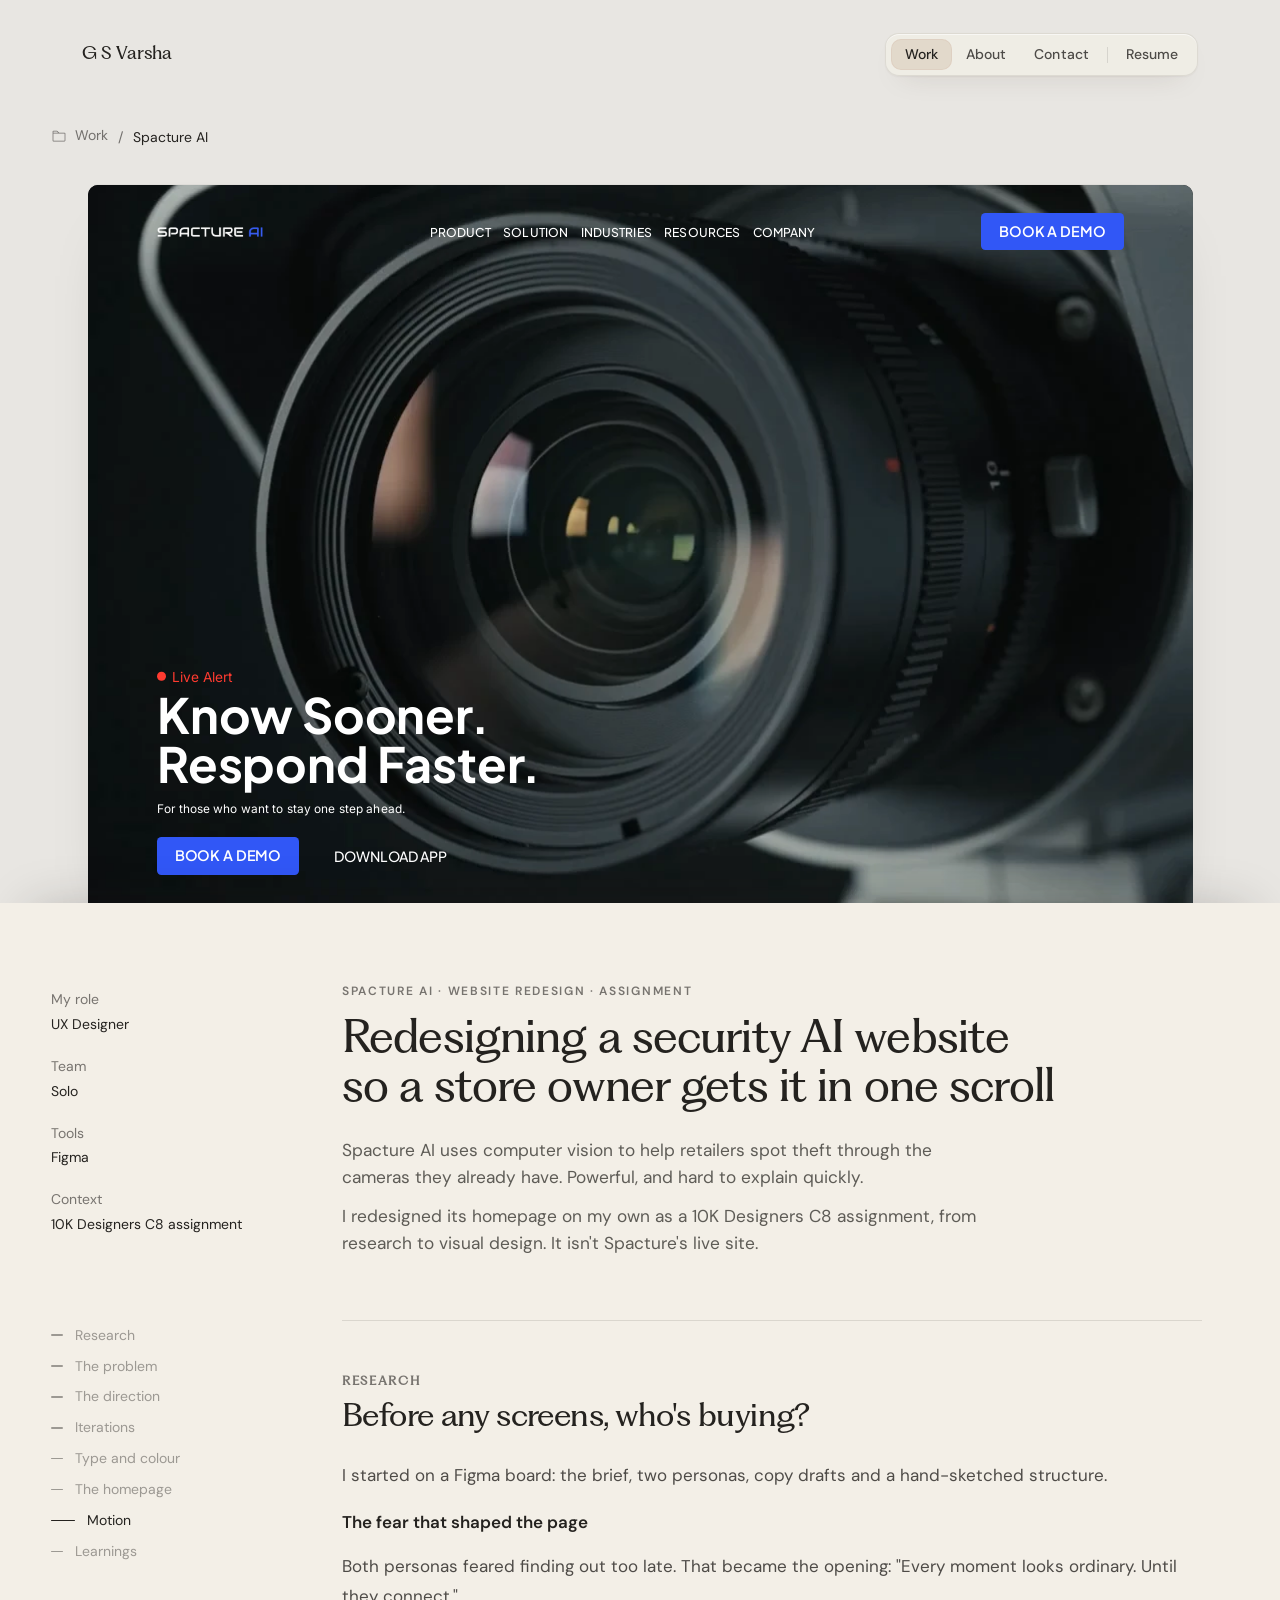
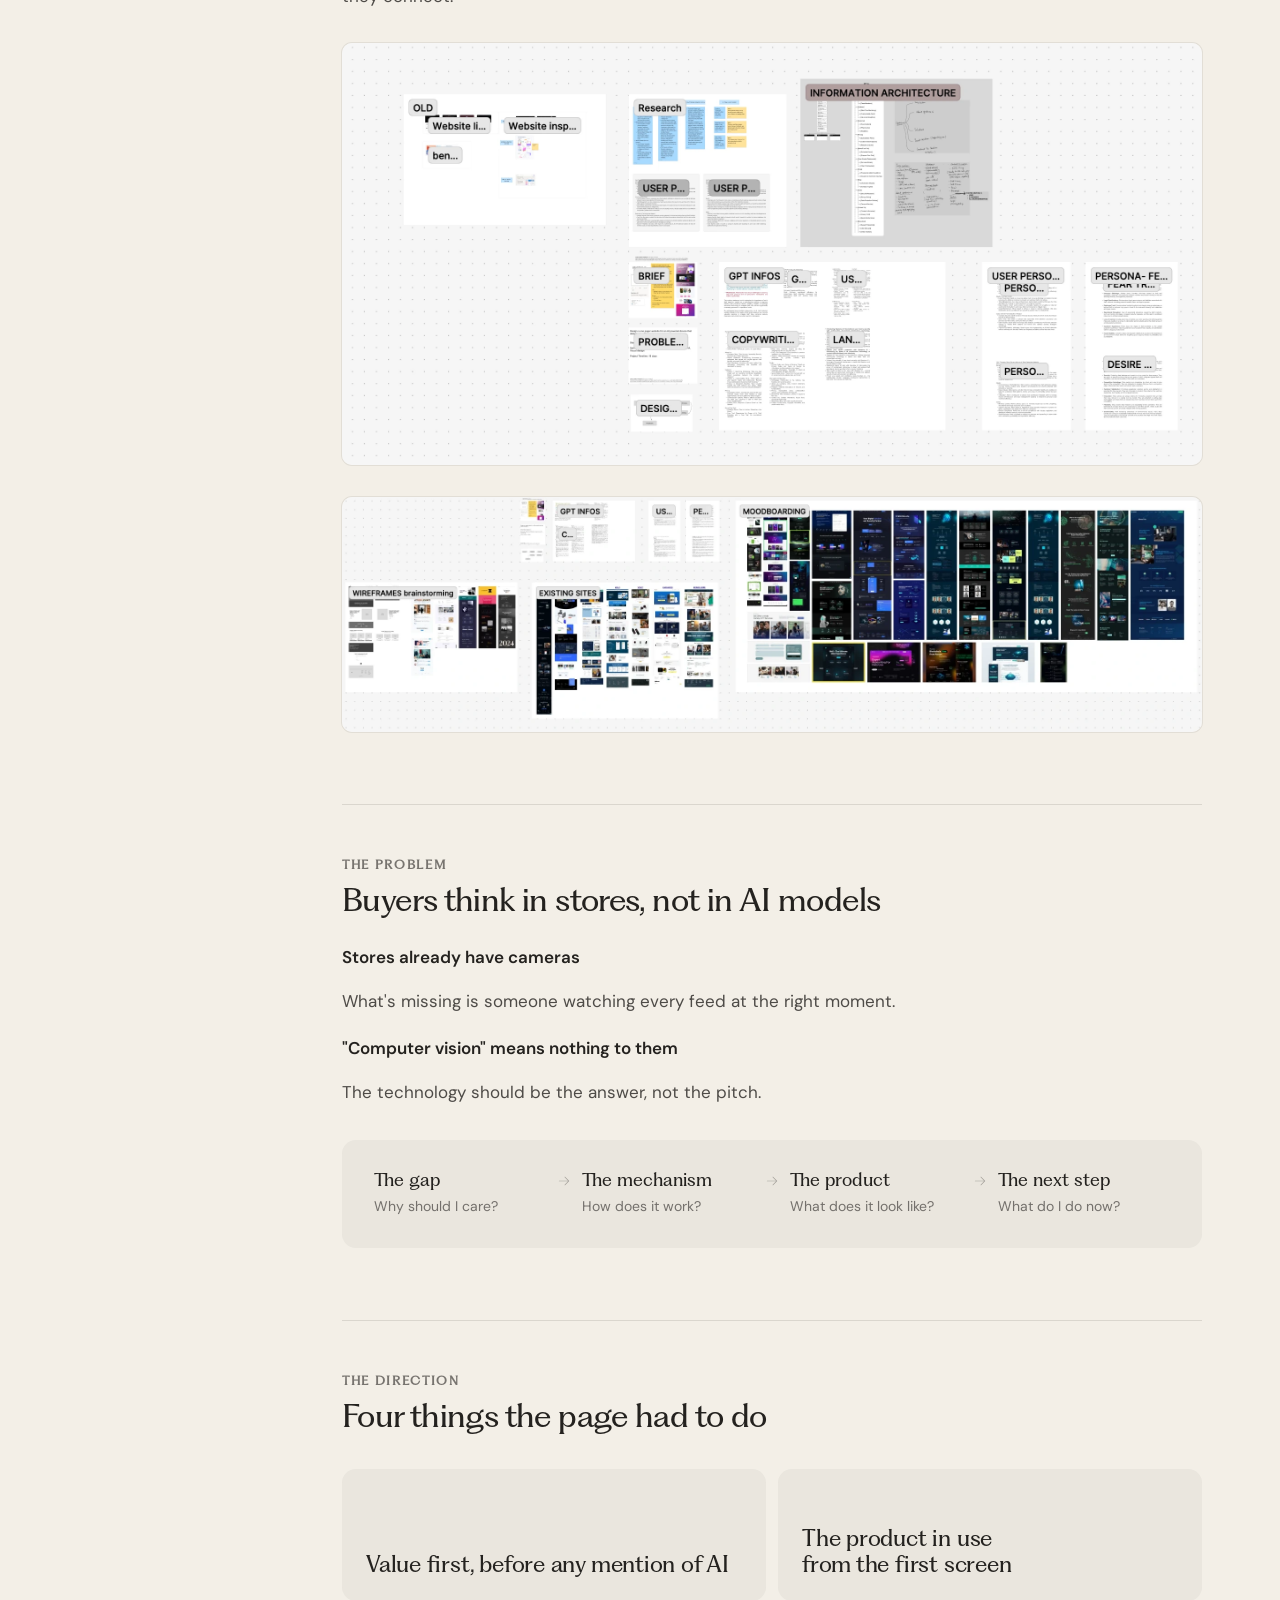
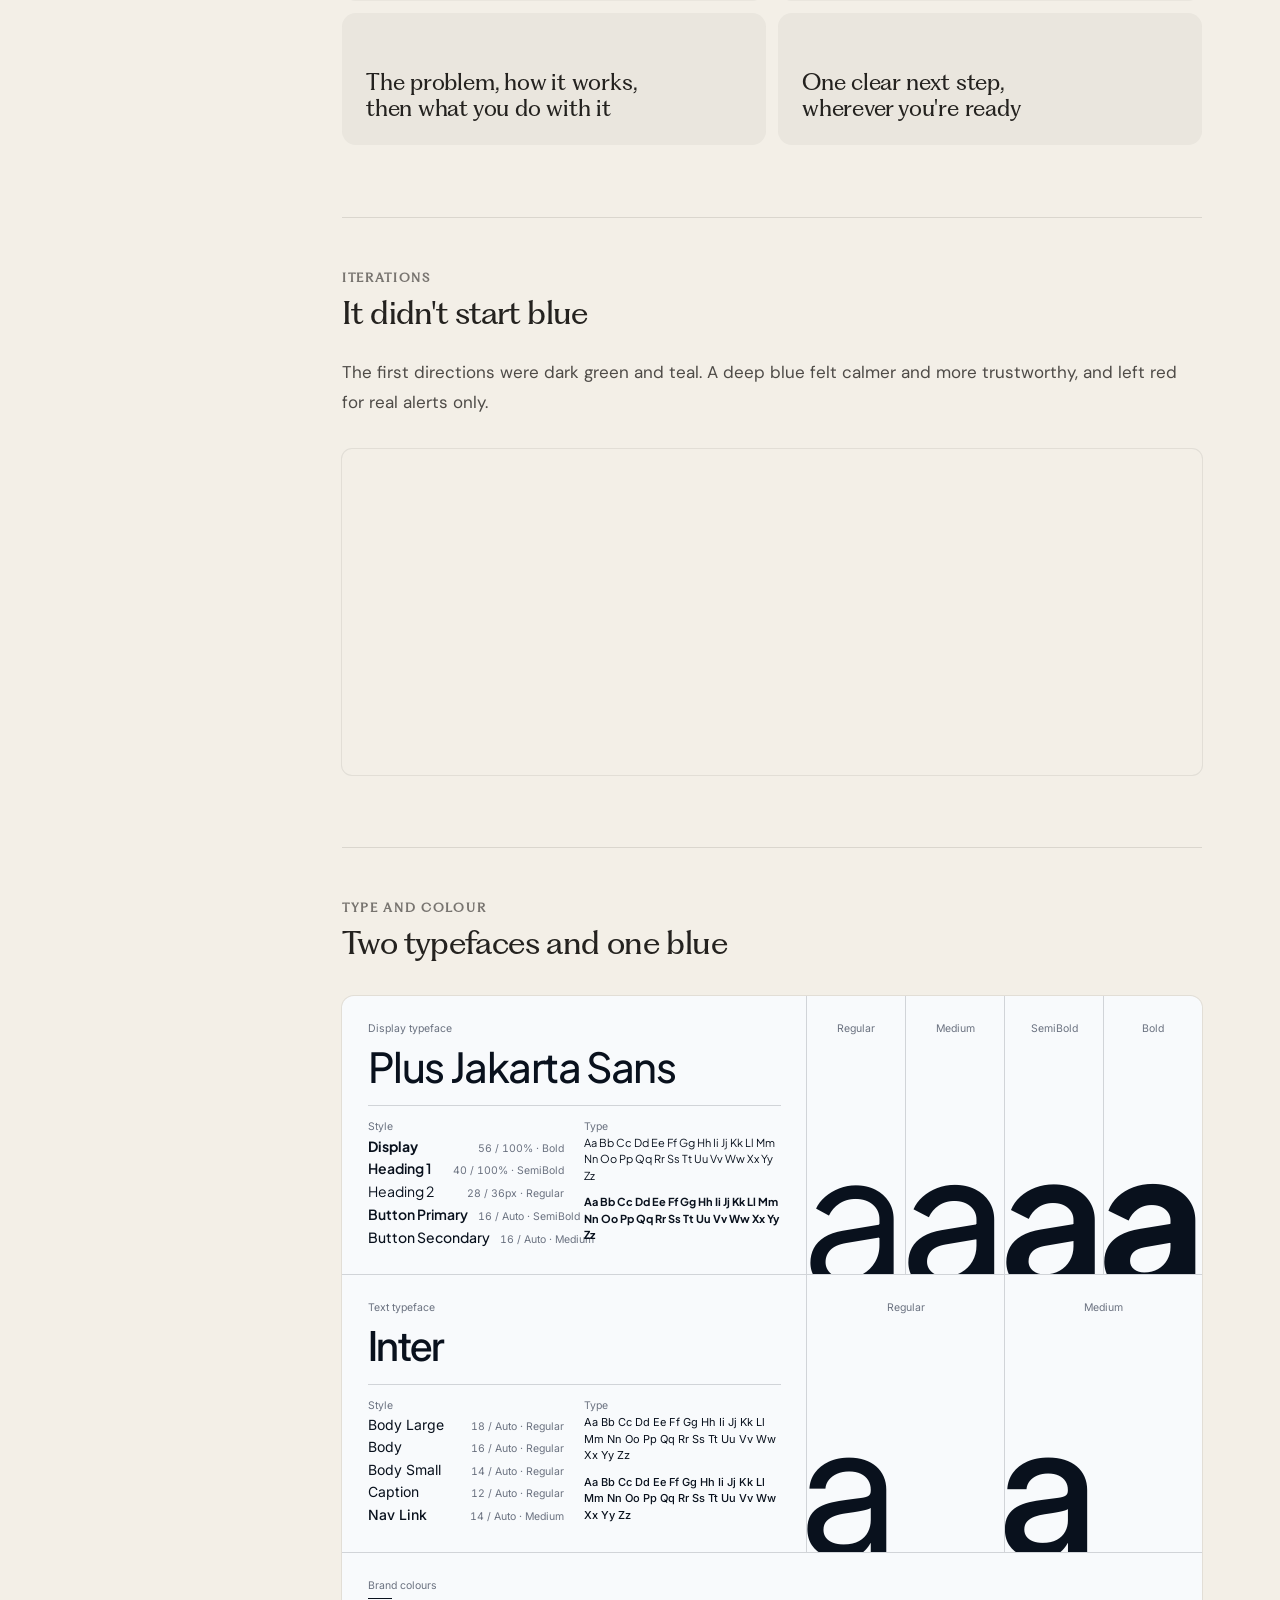
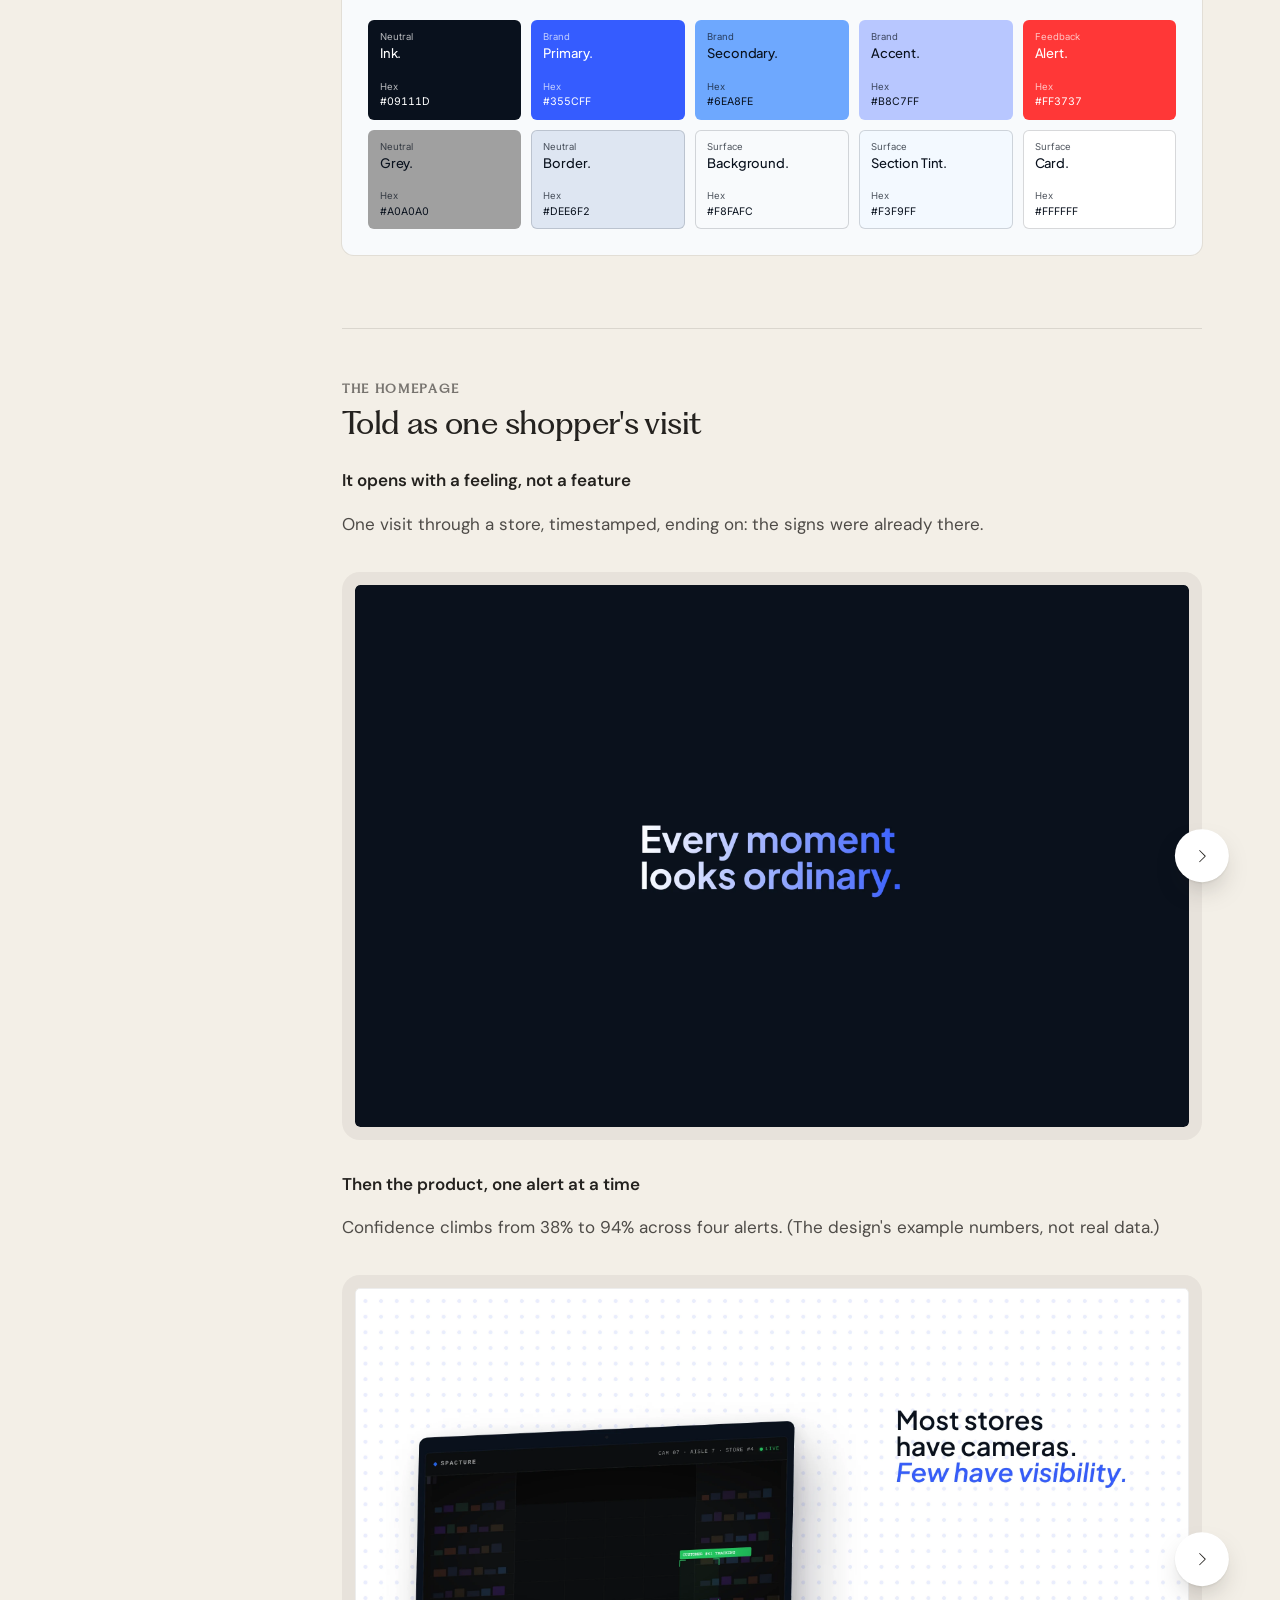
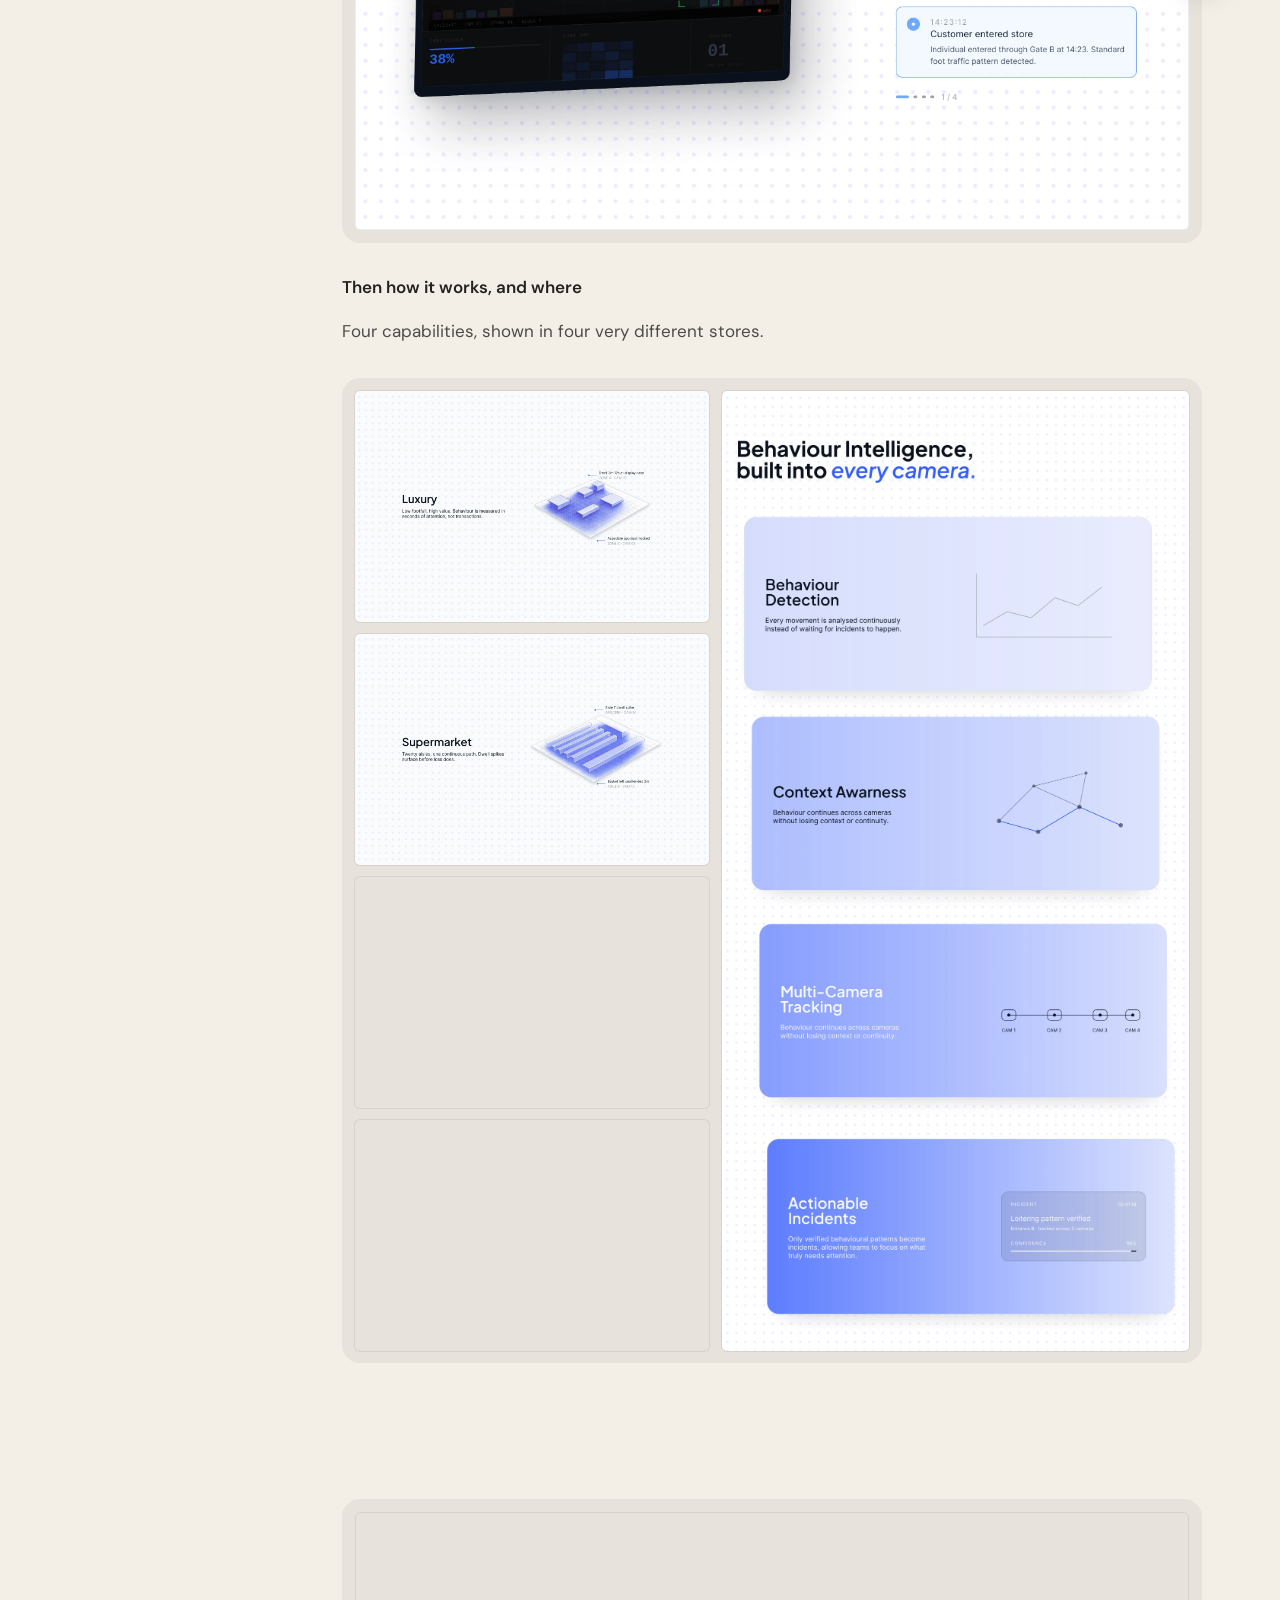
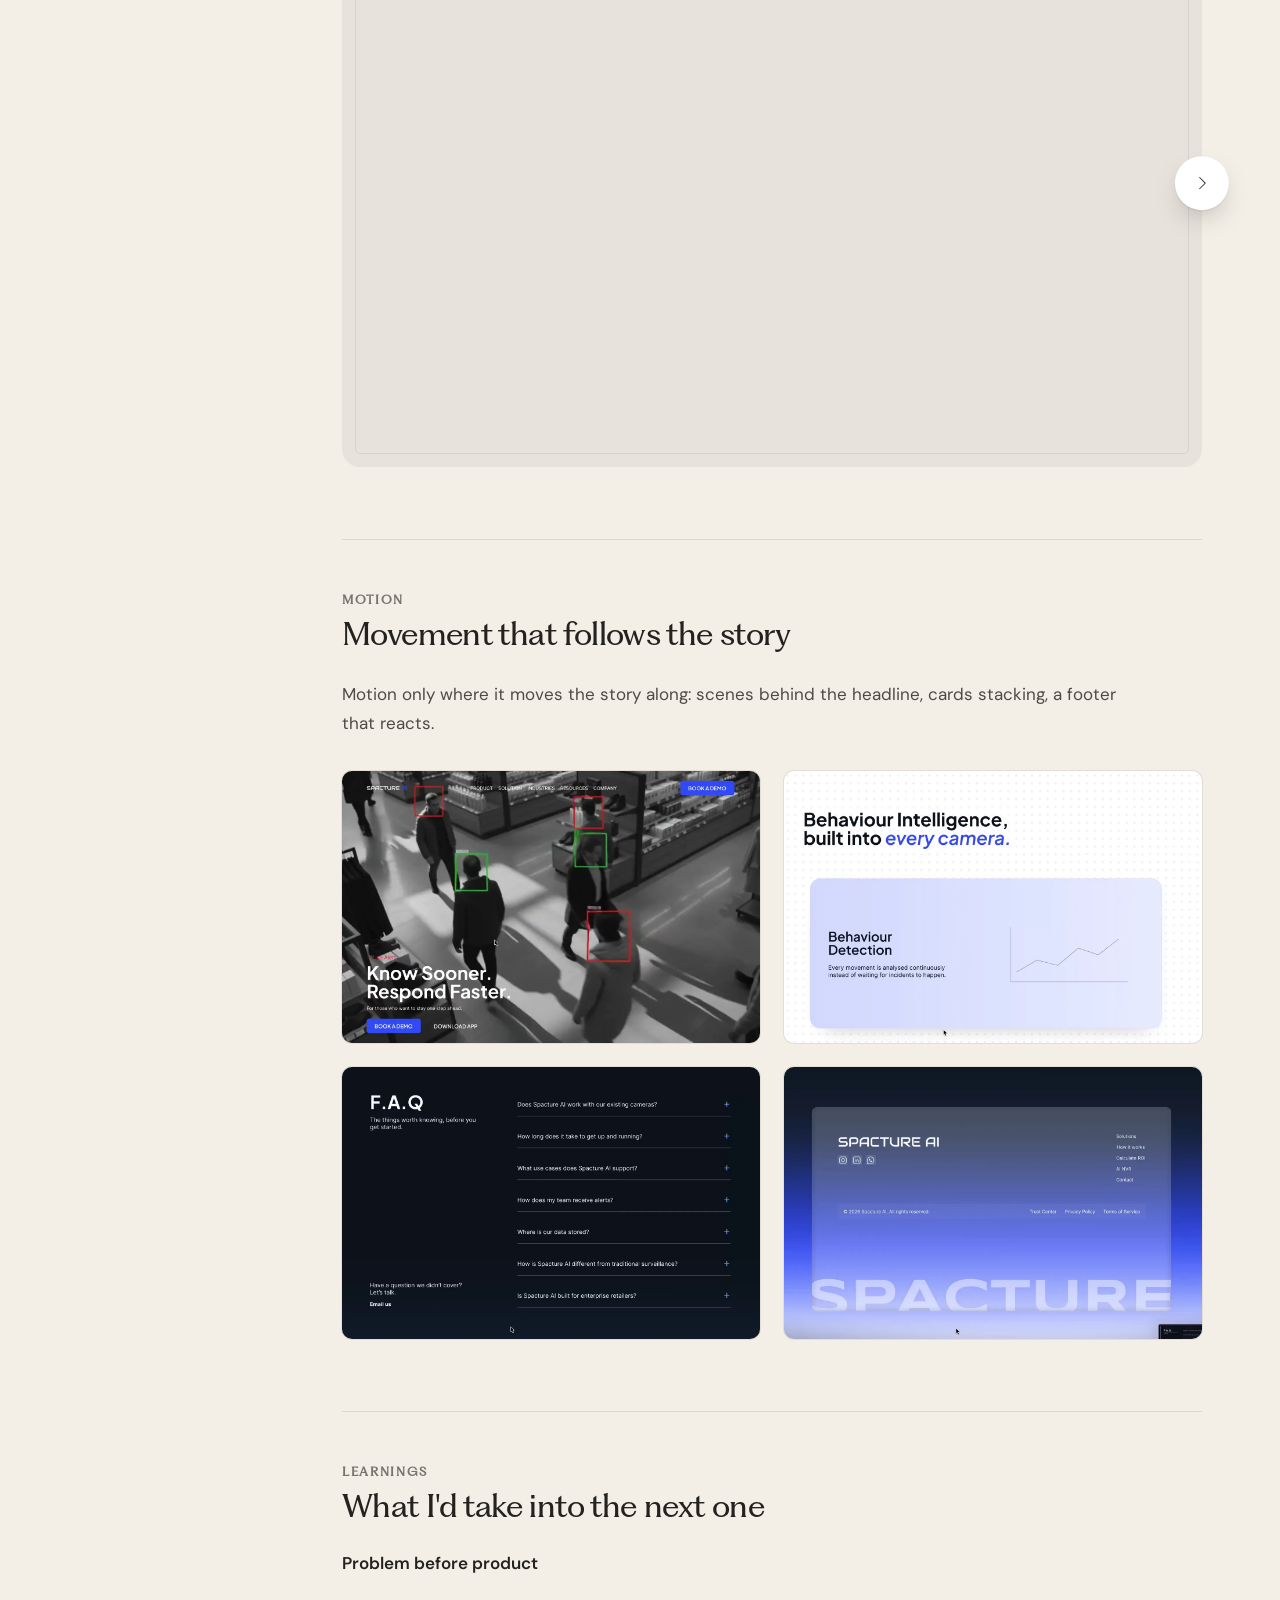
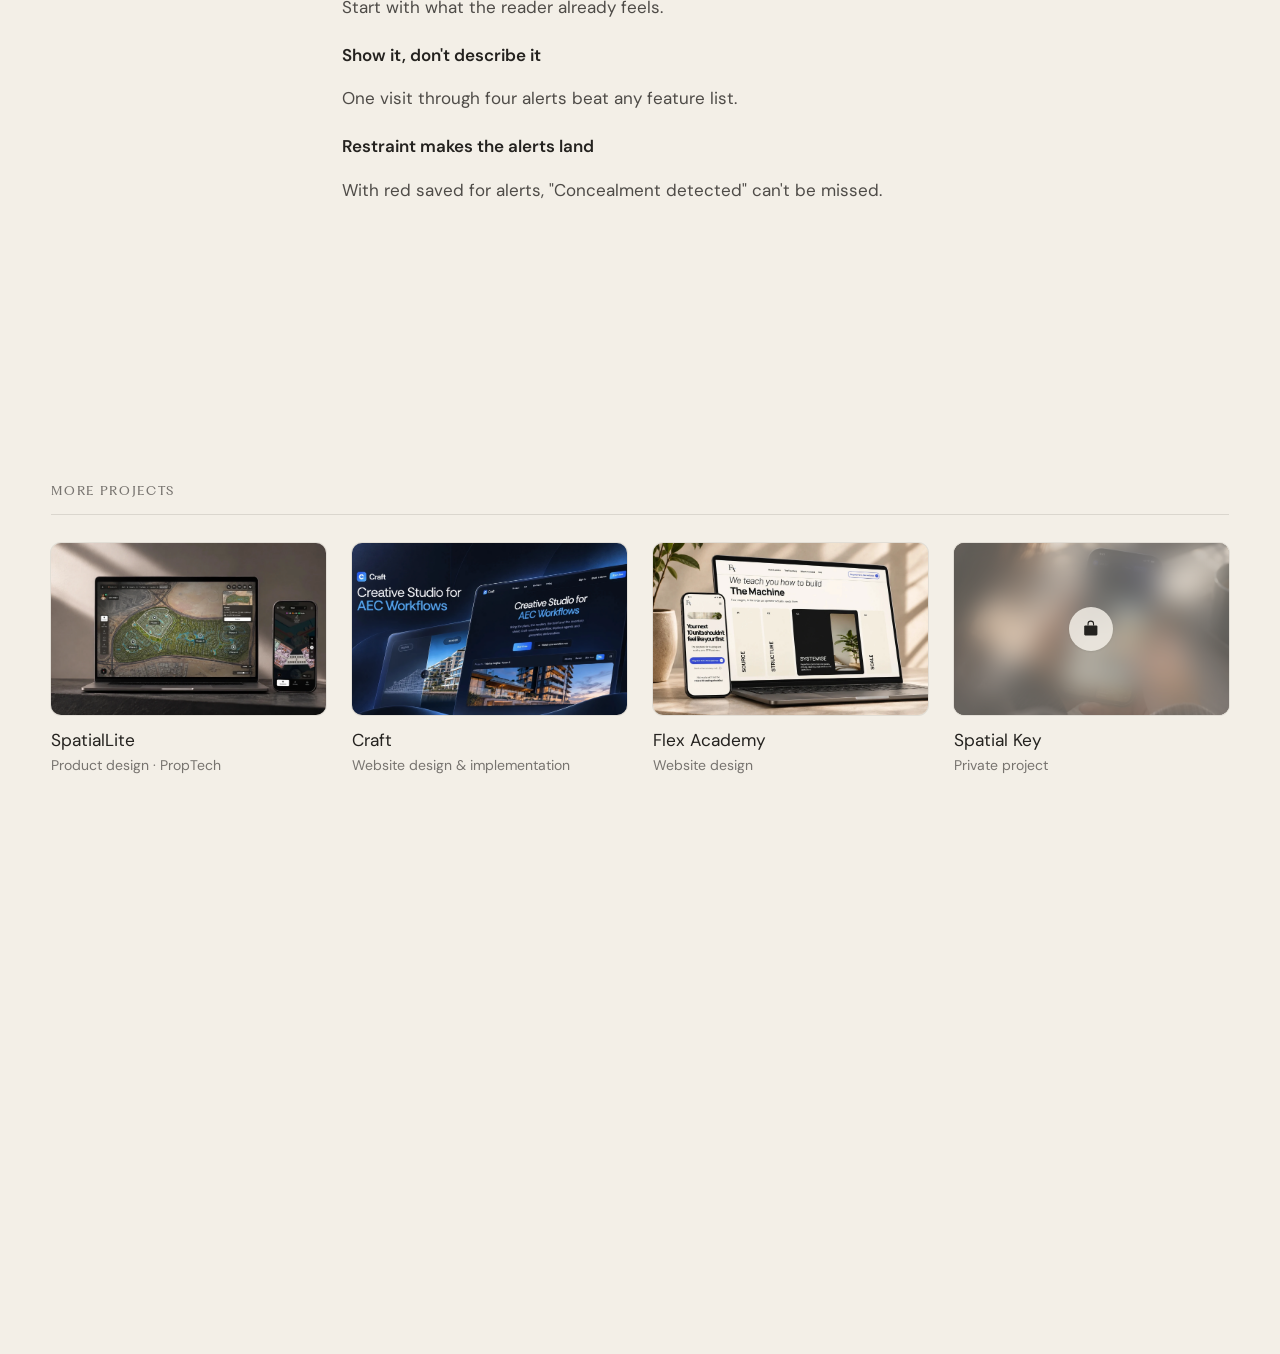
<file: work/spacture-ai.html>
<!doctype html>
<html lang="en">
<head>
  <meta charset="utf-8">
  <meta name="viewport" content="width=device-width, initial-scale=1, viewport-fit=cover">
  <title>Spacture AI — G S Varsha</title>
  <meta name="description" content="Spacture AI: Making an AI security product easier to understand.">
  <meta name="theme-color" content="#F3EFE7">
  <link rel="icon" href="data:image/svg+xml,%3Csvg xmlns='http://www.w3.org/2000/svg' viewBox='0 0 16 16'%3E%3Crect width='16' height='16' rx='3' fill='%23F3EFE7'/%3E%3Ccircle cx='8' cy='8' r='3.2' fill='%23B66A4B'/%3E%3C/svg%3E">
  <link rel="preload" href="../fonts/PPFragment-GlareRegular.otf" as="font" type="font/otf" crossorigin>
  <link rel="preconnect" href="https://fonts.googleapis.com">
  <link rel="preconnect" href="https://fonts.gstatic.com" crossorigin>
  <link rel="stylesheet" href="https://fonts.googleapis.com/css2?family=DM+Sans:opsz,wght@9..40,400;9..40,500;9..40,600&amp;display=swap">
  <link rel="stylesheet" href="../css/base.css">
  <link rel="stylesheet" href="../css/projects.css">
  <link rel="stylesheet" href="../css/case.css">
  <link rel="stylesheet" href="../css/outro.css">
  <link rel="stylesheet" href="../css/rally.css">
  <link rel="stylesheet" href="../css/cursor.css">
  <script defer blocking="render" src="../js/nav.js"></script>
  <script defer src="../js/case.js"></script>
  <script defer src="../js/outro.js"></script>
  <script defer src="../js/rally-core.js"></script>
  <script defer src="../js/rally.js"></script>
  <script defer src="../js/footer.bundle.js"></script>
  <script defer src="../js/cursor.js"></script>
  <script type="speculationrules">{"prefetch":[{"where":{"selector_matches":"a[href*='work/'], a[href*='index.html']"},"eagerness":"moderate"}]}</script>
  <link rel="stylesheet" href="https://fonts.googleapis.com/css2?family=Plus+Jakarta+Sans:wght@400;500;600;700&amp;family=Inter:wght@400;500;600;700&amp;display=swap">
  <link rel="stylesheet" href="../css/spacture-hero.css">
  <link rel="stylesheet" href="../css/spacture-system.css">
</head>
<!-- Generated by tools/make-cases.py: edit the project there, not here.
     Placeholders for assets still to come are marked "ADD:". -->
<body class="case" id="top">
  <a class="skip" href="#main">Skip to content</a>

  <div class="dock__blur" aria-hidden="true" data-dock-blur><i></i><i></i><i></i><i></i><i></i><i></i></div>
  <header class="dock" data-dock>
    <a class="dock__name" href="../index.html">G S Varsha</a>
    <div class="dock__end">
      <div class="dock__pill">
        <a class="dock__cta" href="../assets/G-S-Varsha-Resume.pdf" target="_blank" rel="noopener" data-resume>Resume</a>
        <span class="dock__sep" aria-hidden="true"></span>
        <button class="dock__burger" type="button" aria-expanded="false" aria-controls="dock-menu" data-burger>
          <span class="dock__burger-word" aria-hidden="true"><span>Menu</span><span>Close</span></span>
          <span class="dock__bars" aria-hidden="true"><i></i><i></i></span>
          <span class="visually-hidden">Menu</span>
        </button>
      </div>
    </div>
    <nav class="dock__nav" id="dock-menu" aria-label="Primary">
      <span class="dock__slab" aria-hidden="true" data-slab></span>
      <ul class="dock__list">
        <li><a class="dock__link" href="../index.html#work" aria-current="true">Work</a></li>
        <li><a class="dock__link" href="../index.html#about">About</a></li>
        <li><a class="dock__link" href="#contact">Contact</a></li>
        <li class="dock__rule" aria-hidden="true"></li>
        <li><a class="dock__link dock__link--resume" href="../assets/G-S-Varsha-Resume.pdf" target="_blank" rel="noopener" data-resume>Resume</a></li>
      </ul>
      <p class="dock__extra">
        <a href="mailto:gsvarsha11@gmail.com">Email</a>
        <a href="https://www.linkedin.com/in/gsvarsha/" target="_blank" rel="noopener">LinkedIn</a>
      </p>
    </nav>
  </header>

  <main id="main">
    <div class="cs-hero" style="--r:1.5385">
      <div class="wrap cs-hero__in">
        <nav class="crumbs" aria-label="Breadcrumb">
          <ol><li><a href="../index.html#work"><svg viewBox="0 0 256 256" fill="currentColor" aria-hidden="true" focusable="false"><path d="M216,74H130.49l-27.9-27.9a13.94,13.94,0,0,0-9.9-4.1H40A14,14,0,0,0,26,56V200.62A13.39,13.39,0,0,0,39.38,214H216.89A13.12,13.12,0,0,0,230,200.89V88A14,14,0,0,0,216,74ZM40,54H92.69a2,2,0,0,1,1.41.59L113.51,74H38V56A2,2,0,0,1,40,54ZM218,200.89a1.11,1.11,0,0,1-1.11,1.11H39.38A1.4,1.4,0,0,1,38,200.62V86H216a2,2,0,0,1,2,2Z"/></svg>Work</a></li><li aria-current="page">Spacture AI</li></ol>
        </nav>
        <figure class="plate cs-cover">
          <div class="plate__mat"><div class="sx-hero" role="img" aria-label="Spacture AI homepage, first screen: the Spacture AI logo and menu over a security camera lens in close-up behind the headline Know Sooner. Respond Faster., with Book a demo and Download app">
            <video class="sx-hero__vid" src="../assets/work/spacture-ai/hero.mp4" poster="../assets/work/spacture-ai/hero-poster.webp" autoplay muted loop playsinline preload="auto" aria-hidden="true"></video>
            <script>matchMedia("(prefers-reduced-motion: reduce)").matches && document.currentScript.previousElementSibling.removeAttribute("autoplay")</script>
            <div class="sx-hero__ui" aria-hidden="true">
              <img class="sx-hero__logo" src="../assets/work/spacture-ai/logo.webp" alt="" width="1235" height="122">
              <span class="sx-hero__nav"><span>PRODUCT</span><span>SOLUTION</span><span>INDUSTRIES</span><span>RESOURCES</span><span>COMPANY</span></span>
              <span class="sx-hero__btn sx-hero__btn--top">BOOK A DEMO</span>
              <span class="sx-hero__alert">Live Alert</span>
              <span class="sx-hero__h">Know Sooner.<br>Respond Faster.</span>
              <span class="sx-hero__sub">For those who want to stay one step ahead.</span>
              <span class="sx-hero__ctas"><span class="sx-hero__btn">BOOK A DEMO</span><span class="sx-hero__link">DOWNLOAD APP</span></span>
            </div>
          </div></div>

        </figure>
      </div>
    </div>
    <div class="cs-sheet">
    <article class="wrap cs-article">
      <!-- Intro and facts: set them in this project's "intro" and "facts" in
           tools/make-cases.py; a value of None shows "To add".
           Prototype or Figma link: set "figma" there. -->
      <header class="cs-head" data-reveal>
        <dl class="cs-facts"><div><dt>My role</dt><dd>UX Designer</dd></div><div><dt>Team</dt><dd>Solo</dd></div><div><dt>Tools</dt><dd>Figma</dd></div><div><dt>Context</dt><dd>10K Designers C8 assignment</dd></div></dl>
        <div class="cs-head__main">
          <p class="tag cs-head__eyebrow">Spacture AI <span aria-hidden="true">·</span> Website redesign · Assignment</p>
          <h1>Redesigning a security AI website so a store owner gets it in one scroll</h1>
          <div class="cs-head__intro"><p>Spacture AI uses computer vision to help retailers spot theft through the cameras they already have. Powerful, and hard to explain quickly.</p><p>I redesigned its homepage on my own as a 10K Designers C8 assignment, from research to visual design. It isn&#x27;t Spacture&#x27;s live site.</p></div>
          
        </div>
      </header>
      <div class="cs-body">
      <nav class="toc" aria-label="Spacture AI case study contents" data-toc>
        <p class="tag toc__title">Contents</p>
        <ol><li><a href="#research">Research</a></li><li><a href="#challenge">The problem</a></li><li><a href="#direction">The direction</a></li><li><a href="#versions">Iterations</a></li><li><a href="#system">Type and colour</a></li><li><a href="#homepage">The homepage</a></li><li><a href="#motion">Motion</a></li><li><a href="#learnings">Learnings</a></li></ol>
      </nav>
      <div class="cs-story">

      <section class="cs-sec" id="research" aria-labelledby="research-h">
        <h2 class="sec-head" id="research-h" data-reveal><span class="tag sec-head__label">Research</span> <span class="sec-head__title">Before any screens, who&#x27;s buying?</span></h2>
        <div class="prose" data-reveal><p>I started on a Figma board: the brief, two personas, copy drafts and a hand-sketched structure.</p></div>
        <div class="point" data-reveal><h3>The fear that shaped the page</h3><p>Both personas feared finding out too late. That became the opening: &quot;Every moment looks ordinary. Until they connect.&quot;</p></div>
        <figure class="plate" data-reveal>
          <div class="plate__mat"><img class="plate__img" src="../assets/work/spacture-ai/process/research-board.webp" alt="A Figma board of research: the brief and problem, sticky notes, two user personas, a fear and desire breakdown, copywriting drafts and a hand-drawn information architecture" width="1948" height="956" loading="lazy" decoding="async"></div>
          
        </figure>
        <figure class="plate" data-reveal>
          <div class="plate__mat"><img class="plate__img" src="../assets/work/spacture-ai/process/references-moodboard.webp" alt="A second board: wireframe sketches, a column of existing security sites, and a wide moodboard of dark blue and teal security websites" width="1890" height="516" loading="lazy" decoding="async"></div>
          
        </figure>
      </section>
      <section class="cs-sec" id="challenge" aria-labelledby="challenge-h">
        <h2 class="sec-head" id="challenge-h" data-reveal><span class="tag sec-head__label">The problem</span> <span class="sec-head__title">Buyers think in stores, not in AI models</span></h2>
        <div class="point" data-reveal><h3>Stores already have cameras</h3><p>What&#x27;s missing is someone watching every feed at the right moment.</p></div>
        <div class="point" data-reveal><h3>&quot;Computer vision&quot; means nothing to them</h3><p>The technology should be the answer, not the pitch.</p></div>
        <figure class="flow" style="--n:4" aria-label="The order the page explains itself in" data-reveal>
          <ol><li><b>The gap</b><span>Why should I care?</span></li><li><b>The mechanism</b><span>How does it work?</span></li><li><b>The product</b><span>What does it look like?</span></li><li><b>The next step</b><span>What do I do now?</span></li></ol>
        </figure>
      </section>
      <section class="cs-sec" id="direction" aria-labelledby="direction-h">
        <h2 class="sec-head" id="direction-h" data-reveal><span class="tag sec-head__label">The direction</span> <span class="sec-head__title">Four things the page had to do</span></h2>
        <ul class="aims" data-reveal><li>Value first, before any mention of AI</li><li>The product in use from the first screen</li><li>The problem, how it works, then what you do with it</li><li>One clear next step, wherever you&#x27;re ready</li></ul>
      </section>
      <section class="cs-sec" id="versions" aria-labelledby="versions-h">
        <h2 class="sec-head" id="versions-h" data-reveal><span class="tag sec-head__label">Iterations</span> <span class="sec-head__title">It didn&#x27;t start blue</span></h2>
        <div class="prose" data-reveal><p>The first directions were dark green and teal. A deep blue felt calmer and more trustworthy, and left red for real alerts only.</p></div>
        <figure class="plate" data-reveal>
          <div class="plate__mat"><img class="plate__img" src="../assets/work/spacture-ai/process/old-iterations.webp" alt="The Figma canvas: a row of frames under the label Old iteration on the left, and on the right the colour, component, hero, banner and phone frames that led to the final page" width="1582" height="600" loading="lazy" decoding="async"></div>
          
        </figure>
      </section>
      <section class="cs-sec" id="system" aria-labelledby="system-h">
        <h2 class="sec-head" id="system-h" data-reveal><span class="tag sec-head__label">Type and colour</span> <span class="sec-head__title">Two typefaces and one blue</span></h2>
        <figure class="plate sxds" data-reveal>
          <div class="sxb">
            <div class="sxb__type" style="font-family:'Plus Jakarta Sans';--n:4"><div class="sxb__spec"><span class="sxb__label">Display typeface</span><p class="sxb__name">Plus Jakarta Sans</p><div class="sxb__cols"><div><span class="sxb__label">Style</span><ol class="sxb__styles"><li><span style="font-weight:700">Display</span><span class="sxb__meta">56 / 100% · Bold</span></li><li><span style="font-weight:600">Heading 1</span><span class="sxb__meta">40 / 100% · SemiBold</span></li><li><span style="font-weight:400">Heading 2</span><span class="sxb__meta">28 / 36px · Regular</span></li><li><span style="font-weight:600">Button Primary</span><span class="sxb__meta">16 / Auto · SemiBold</span></li><li><span style="font-weight:500">Button Secondary</span><span class="sxb__meta">16 / Auto · Medium</span></li></ol></div><div><span class="sxb__label">Type</span><p class="sxb__set" style="font-weight:400">Aa Bb Cc Dd Ee Ff Gg Hh Ii Jj Kk Ll Mm Nn Oo Pp Qq Rr Ss Tt Uu Vv Ww Xx Yy Zz</p><p class="sxb__set" style="font-weight:700">Aa Bb Cc Dd Ee Ff Gg Hh Ii Jj Kk Ll Mm Nn Oo Pp Qq Rr Ss Tt Uu Vv Ww Xx Yy Zz</p></div></div></div><div class="sxb__weight"><span class="sxb__label">Regular</span><span class="sxb__a" style="font-weight:400" aria-hidden="true">a</span></div><div class="sxb__weight"><span class="sxb__label">Medium</span><span class="sxb__a" style="font-weight:500" aria-hidden="true">a</span></div><div class="sxb__weight"><span class="sxb__label">SemiBold</span><span class="sxb__a" style="font-weight:600" aria-hidden="true">a</span></div><div class="sxb__weight"><span class="sxb__label">Bold</span><span class="sxb__a" style="font-weight:700" aria-hidden="true">a</span></div></div><div class="sxb__type" style="font-family:'Inter';--n:2"><div class="sxb__spec"><span class="sxb__label">Text typeface</span><p class="sxb__name">Inter</p><div class="sxb__cols"><div><span class="sxb__label">Style</span><ol class="sxb__styles"><li><span style="font-weight:400">Body Large</span><span class="sxb__meta">18 / Auto · Regular</span></li><li><span style="font-weight:400">Body</span><span class="sxb__meta">16 / Auto · Regular</span></li><li><span style="font-weight:400">Body Small</span><span class="sxb__meta">14 / Auto · Regular</span></li><li><span style="font-weight:400">Caption</span><span class="sxb__meta">12 / Auto · Regular</span></li><li><span style="font-weight:500">Nav Link</span><span class="sxb__meta">14 / Auto · Medium</span></li></ol></div><div><span class="sxb__label">Type</span><p class="sxb__set" style="font-weight:400">Aa Bb Cc Dd Ee Ff Gg Hh Ii Jj Kk Ll Mm Nn Oo Pp Qq Rr Ss Tt Uu Vv Ww Xx Yy Zz</p><p class="sxb__set" style="font-weight:500">Aa Bb Cc Dd Ee Ff Gg Hh Ii Jj Kk Ll Mm Nn Oo Pp Qq Rr Ss Tt Uu Vv Ww Xx Yy Zz</p></div></div></div><div class="sxb__weight"><span class="sxb__label">Regular</span><span class="sxb__a" style="font-weight:400" aria-hidden="true">a</span></div><div class="sxb__weight"><span class="sxb__label">Medium</span><span class="sxb__a" style="font-weight:500" aria-hidden="true">a</span></div></div>
            <div class="sxb__palette">
              <span class="sxb__label sxb__label--rule">Brand colours</span>
              <ul class="sxb__colours"><li class="sxb__tile is-dark" style="--c:#09111D"><span><span class="sxb__group">Neutral</span><b>Ink.</b></span><span class="sxb__hex"><span>Hex</span>#09111D</span></li><li class="sxb__tile is-dark" style="--c:#355CFF"><span><span class="sxb__group">Brand</span><b>Primary.</b></span><span class="sxb__hex"><span>Hex</span>#355CFF</span></li><li class="sxb__tile" style="--c:#6EA8FE"><span><span class="sxb__group">Brand</span><b>Secondary.</b></span><span class="sxb__hex"><span>Hex</span>#6EA8FE</span></li><li class="sxb__tile" style="--c:#B8C7FF"><span><span class="sxb__group">Brand</span><b>Accent.</b></span><span class="sxb__hex"><span>Hex</span>#B8C7FF</span></li><li class="sxb__tile is-dark" style="--c:#FF3737"><span><span class="sxb__group">Feedback</span><b>Alert.</b></span><span class="sxb__hex"><span>Hex</span>#FF3737</span></li><li class="sxb__tile" style="--c:#A0A0A0"><span><span class="sxb__group">Neutral</span><b>Grey.</b></span><span class="sxb__hex"><span>Hex</span>#A0A0A0</span></li><li class="sxb__tile is-light" style="--c:#DEE6F2"><span><span class="sxb__group">Neutral</span><b>Border.</b></span><span class="sxb__hex"><span>Hex</span>#DEE6F2</span></li><li class="sxb__tile is-light" style="--c:#F8FAFC"><span><span class="sxb__group">Surface</span><b>Background.</b></span><span class="sxb__hex"><span>Hex</span>#F8FAFC</span></li><li class="sxb__tile is-light" style="--c:#F3F9FF"><span><span class="sxb__group">Surface</span><b>Section Tint.</b></span><span class="sxb__hex"><span>Hex</span>#F3F9FF</span></li><li class="sxb__tile is-light" style="--c:#FFFFFF"><span><span class="sxb__group">Surface</span><b>Card.</b></span><span class="sxb__hex"><span>Hex</span>#FFFFFF</span></li></ul>
            </div>
          </div>
          
        </figure>
      </section>
      <section class="cs-sec" id="homepage" aria-labelledby="homepage-h">
        <h2 class="sec-head" id="homepage-h" data-reveal><span class="tag sec-head__label">The homepage</span> <span class="sec-head__title">Told as one shopper&#x27;s visit</span></h2>
        <div class="point" data-reveal><h3>It opens with a feeling, not a feature</h3><p>One visit through a store, timestamped, ending on: the signs were already there.</p></div>
        <figure class="car" style="--ratio:2560 / 1664" aria-roledescription="carousel" aria-label="The opening" data-car data-reveal>
          <div class="car__frame">
            <div class="car__track" tabindex="0" data-car-track><div class="car__slide" role="group" aria-roledescription="slide" aria-label="1 of 3" data-cap="Every moment looks ordinary"><img class="car__img" src="../assets/work/spacture-ai/sections/01-ordinary.webp" alt="Dark frame with the line “Every moment looks ordinary.”, the words moment and ordinary in blue" width="2560" height="1664" loading="lazy" decoding="async"></div><div class="car__slide" role="group" aria-roledescription="slide" aria-label="2 of 3" data-cap="Until they connect"><img class="car__img" src="../assets/work/spacture-ai/sections/02-connect.webp" alt="The same line, now followed by “Until they connect.”" width="2560" height="1664" loading="lazy" decoding="async"></div><div class="car__slide" role="group" aria-roledescription="slide" aria-label="3 of 3" data-cap="One visit, timestamped from entry to exit"><img class="car__img" src="../assets/work/spacture-ai/sections/03-signals.webp" alt="“A visit is never a single event”: a path through a store, timestamped at Entered, Browsing, Paused, Returned and Exit, ending in “The signs were already there.”" width="2560" height="1664" loading="lazy" decoding="async"></div></div>
            <button class="car__btn car__btn--prev" type="button" aria-label="Previous screen" data-car-prev disabled><svg viewBox="0 0 256 256" fill="currentColor" aria-hidden="true" focusable="false"><path d="M164.24,203.76a6,6,0,1,1-8.48,8.48l-80-80a6,6,0,0,1,0-8.48l80-80a6,6,0,0,1,8.48,8.48L88.49,128Z"/></svg></button><button class="car__btn car__btn--next" type="button" aria-label="Next screen" data-car-next><svg viewBox="0 0 256 256" fill="currentColor" aria-hidden="true" focusable="false"><path d="M180.24,132.24l-80,80a6,6,0,0,1-8.48-8.48L167.51,128,91.76,52.24a6,6,0,0,1,8.48-8.48l80,80A6,6,0,0,1,180.24,132.24Z"/></svg></button>
          </div>

        </figure>
        <div class="point" data-reveal><h3>Then the product, one alert at a time</h3><p>Confidence climbs from 38% to 94% across four alerts. (The design&#x27;s example numbers, not real data.)</p></div>
        <figure class="car" style="--ratio:2560 / 1664" aria-roledescription="carousel" aria-label="One visit, four alerts" data-car data-reveal>
          <div class="car__frame">
            <div class="car__track" tabindex="0" data-car-track><div class="car__slide" role="group" aria-roledescription="slide" aria-label="1 of 4" data-cap="Customer entered store, 38% confidence"><img class="car__img" src="../assets/work/spacture-ai/sections/05-state-1.webp" alt="A tilted Spacture camera dashboard tracking customer #41 at 38% confidence, beside the alert “Customer entered store”" width="2560" height="1664" loading="lazy" decoding="async"></div><div class="car__slide" role="group" aria-roledescription="slide" aria-label="2 of 4" data-cap="In a blind spot, 52%"><img class="car__img" src="../assets/work/spacture-ai/sections/06-state-2.webp" alt="The customer in a blind spot at 52% confidence, alert “Customer remained in blind spot”" width="2560" height="1664" loading="lazy" decoding="async"></div><div class="car__slide" role="group" aria-roledescription="slide" aria-label="3 of 4" data-cap="Repeated shelf interaction, 66%"><img class="car__img" src="../assets/work/spacture-ai/sections/07-state-3.webp" alt="66% confidence, alert “Repeated shelf interaction”" width="2560" height="1664" loading="lazy" decoding="async"></div><div class="car__slide" role="group" aria-roledescription="slide" aria-label="4 of 4" data-cap="Concealment detected, 94%"><img class="car__img" src="../assets/work/spacture-ai/sections/08-state-4.webp" alt="94% confidence, a red alert “Concealment detected”" width="2560" height="1664" loading="lazy" decoding="async"></div></div>
            <button class="car__btn car__btn--prev" type="button" aria-label="Previous screen" data-car-prev disabled><svg viewBox="0 0 256 256" fill="currentColor" aria-hidden="true" focusable="false"><path d="M164.24,203.76a6,6,0,1,1-8.48,8.48l-80-80a6,6,0,0,1,0-8.48l80-80a6,6,0,0,1,8.48,8.48L88.49,128Z"/></svg></button><button class="car__btn car__btn--next" type="button" aria-label="Next screen" data-car-next><svg viewBox="0 0 256 256" fill="currentColor" aria-hidden="true" focusable="false"><path d="M180.24,132.24l-80,80a6,6,0,0,1-8.48-8.48L167.51,128,91.76,52.24a6,6,0,0,1,8.48-8.48l80,80A6,6,0,0,1,180.24,132.24Z"/></svg></button>
          </div>

        </figure>
        <div class="point" data-reveal><h3>Then how it works, and where</h3><p>Four capabilities, shown in four very different stores.</p></div>
        <figure class="plate tallpair" data-reveal>
          <div class="plate__mat tallpair__grid" style="--cols:1.971fr 2.600fr">
            <div class="tallpair__stack"><img class="plate__img" src="../assets/work/spacture-ai/sections/12-luxury.webp" alt="Luxury: an isometric store floor in blue, tagged with dwell time at a display case and an associate approach" width="2560" height="1664" loading="lazy" decoding="async"><img class="plate__img" src="../assets/work/spacture-ai/sections/13-supermarket.webp" alt="Supermarket: twenty aisles in isometric view, tagged with a dwell spike and a basket left unattended" width="2560" height="1664" loading="lazy" decoding="async"><img class="plate__img" src="../assets/work/spacture-ai/sections/14-electronics.webp" alt="Electronics: dense shelves of high-value products in isometric view, tagged with a product handled three times and a queue forming at the counter" width="2560" height="1664" loading="lazy" decoding="async"><img class="plate__img" src="../assets/work/spacture-ai/sections/15-pharmacy.webp" alt="Pharmacy: regulated shelves and a short counter in isometric view, tagged with a restricted shelf reach and a 90-second counter wait" width="2560" height="1664" loading="lazy" decoding="async"></div>
            <div class="tallpair__tall"><img class="plate__img" src="../assets/work/spacture-ai/sections/09-behaviour.webp" alt="“Behaviour Intelligence, built into every camera”: four stacked cards, Behaviour Detection, Context Awareness, Multi-Camera Tracking and Actionable Incidents, each with a small diagram" width="2560" height="5046" loading="lazy" decoding="async"></div>
          </div>
          
        </figure>
        <div class="point" data-reveal><h3>And one clear ask</h3><p>A question, a demo button, the FAQ, then the footer.</p></div>
        <figure class="car" style="--ratio:2560 / 1664" aria-roledescription="carousel" aria-label="The end of the page" data-car data-reveal>
          <div class="car__frame">
            <div class="car__track" tabindex="0" data-car-track><div class="car__slide" role="group" aria-roledescription="slide" aria-label="1 of 3" data-cap="One question, then Book a Demo"><img class="car__img" src="../assets/work/spacture-ai/sections/18-cta.webp" alt="“What would you find if you could see it all?” over a glassy store illustration, with Book a Demo and Contact Sales" width="2560" height="1664" loading="lazy" decoding="async"></div><div class="car__slide" role="group" aria-roledescription="slide" aria-label="2 of 3" data-cap="Seven questions a buyer asks before a demo"><img class="car__img" src="../assets/work/spacture-ai/sections/19-faq.webp" alt="F.A.Q, “The things worth knowing, before you get started”: seven questions in a list, with Email us for anything else" width="2560" height="1644" loading="lazy" decoding="async"></div><div class="car__slide" role="group" aria-roledescription="slide" aria-label="3 of 3" data-cap="Links, legal, and the name once more"><img class="car__img" src="../assets/work/spacture-ai/sections/20-footer.webp" alt="The footer on a blue gradient: the Spacture AI logo and social links, page links, the legal line, and SPACTURE in large letters along the bottom" width="2560" height="1538" loading="lazy" decoding="async"></div></div>
            <button class="car__btn car__btn--prev" type="button" aria-label="Previous screen" data-car-prev disabled><svg viewBox="0 0 256 256" fill="currentColor" aria-hidden="true" focusable="false"><path d="M164.24,203.76a6,6,0,1,1-8.48,8.48l-80-80a6,6,0,0,1,0-8.48l80-80a6,6,0,0,1,8.48,8.48L88.49,128Z"/></svg></button><button class="car__btn car__btn--next" type="button" aria-label="Next screen" data-car-next><svg viewBox="0 0 256 256" fill="currentColor" aria-hidden="true" focusable="false"><path d="M180.24,132.24l-80,80a6,6,0,0,1-8.48-8.48L167.51,128,91.76,52.24a6,6,0,0,1,8.48-8.48l80,80A6,6,0,0,1,180.24,132.24Z"/></svg></button>
          </div>

        </figure>
      </section>
      <section class="cs-sec" id="motion" aria-labelledby="motion-h">
        <h2 class="sec-head" id="motion-h" data-reveal><span class="tag sec-head__label">Motion</span> <span class="sec-head__title">Movement that follows the story</span></h2>
        <div class="prose" data-reveal><p>Motion only where it moves the story along: scenes behind the headline, cards stacking, a footer that reacts.</p></div>
        <div class="motion" data-reveal><div class="motion__row"><figure class="plate motion__clip" style="--r:1.5385">
            <div class="plate__mat"><video class="motion__vid" src="../assets/work/spacture-ai/motion/hero.mp4" poster="../assets/work/spacture-ai/motion/hero.webp" width="1440" height="936" muted loop playsinline preload="none" aria-label="The first screen: store scenes change behind the headline, and the menu and buttons answer the pointer" data-motion></video></div>
            
          </figure><figure class="plate motion__clip" style="--r:1.5385">
            <div class="plate__mat"><video class="motion__vid" src="../assets/work/spacture-ai/motion/cards.mp4" poster="../assets/work/spacture-ai/motion/cards.webp" width="1440" height="936" muted loop playsinline preload="none" aria-label="Behaviour Intelligence: the four capability cards stack on one another as the page scrolls" data-motion></video></div>
            
          </figure></div><div class="motion__row"><figure class="plate motion__clip" style="--r:1.5385">
            <div class="plate__mat"><video class="motion__vid" src="../assets/work/spacture-ai/motion/faq.mp4" poster="../assets/work/spacture-ai/motion/faq.webp" width="1440" height="936" muted loop playsinline preload="none" aria-label="The FAQ: a question opens in place, then the page scrolls on to the footer" data-motion></video></div>
            
          </figure><figure class="plate motion__clip" style="--r:1.5385">
            <div class="plate__mat"><video class="motion__vid" src="../assets/work/spacture-ai/motion/footer.mp4" poster="../assets/work/spacture-ai/motion/footer.webp" width="1440" height="936" muted loop playsinline preload="none" aria-label="The footer: the large SPACTURE wordmark reacts as the pointer moves along it" data-motion></video></div>
            
          </figure></div></div>
      </section>
      <section class="cs-sec" id="learnings" aria-labelledby="learnings-h">
        <h2 class="sec-head" id="learnings-h" data-reveal><span class="tag sec-head__label">Learnings</span> <span class="sec-head__title">What I&#x27;d take into the next one</span></h2>
        <div class="point" data-reveal><h3>Problem before product</h3><p>Start with what the reader already feels.</p></div>
        <div class="point" data-reveal><h3>Show it, don&#x27;t describe it</h3><p>One visit through four alerts beat any feature list.</p></div>
        <div class="point" data-reveal><h3>Restraint makes the alerts land</h3><p>With red saved for alerts, &quot;Concealment detected&quot; can&#x27;t be missed.</p></div>
      </section>
      </div>
      </div>
      <nav class="more" aria-labelledby="more-h" data-reveal>
        <h2 class="tag more__title" id="more-h">More projects</h2>
        <ul class="more__list"><li><a class="more__card" href="spatiallite.html"><span class="more__pic"><img class="" src="../assets/projects/spatiallite-thumb.webp" alt="" width="1672" height="941" loading="lazy" decoding="async"></span><span class="more__text"><span class="more__name">SpatialLite</span><span class="more__kind">Product design · PropTech</span></span></a></li><li><a class="more__card" href="craft.html"><span class="more__pic"><img class="" src="../assets/projects/craft-thumb.webp" alt="" width="1672" height="941" loading="lazy" decoding="async"></span><span class="more__text"><span class="more__name">Craft</span><span class="more__kind">Website design &amp; implementation</span></span></a></li><li><a class="more__card" href="flex-academy.html"><span class="more__pic"><img class="" src="../assets/projects/flex-thumb.webp" alt="" width="1536" height="1024" loading="lazy" decoding="async"></span><span class="more__text"><span class="more__name">Flex Academy</span><span class="more__kind">Website design</span></span></a></li><li><a class="more__card more__card--locked" href="#contact" aria-label="Spatial Key is a private project. Connect to have a look"><span class="more__pic"><img class="" src="../assets/projects/spatial-key-thumb.webp" alt="" width="1672" height="941" loading="lazy" decoding="async"><span class="more__seal" aria-hidden="true"><span class="more__lock"><svg viewBox="0 0 256 256" fill="currentColor" focusable="false"><path class="more__shackle" d="M80,80V56a48,48,0,0,1,96,0V80H160V56a32,32,0,0,0-64,0V80Z"/><path d="M48,80H208a16,16,0,0,1,16,16V208a16,16,0,0,1-16,16H48a16,16,0,0,1-16-16V96A16,16,0,0,1,48,80Z"/></svg></span></span></span><span class="more__text"><span class="more__name">Spatial Key</span><span class="more__kind">Private project</span></span></a></li></ul>
      </nav>
    </article>
    </div>
  </main>

    <footer class="foot" id="contact" data-foot>
      <div class="fpanel" data-drop>
        <canvas class="fpanel__paper" aria-hidden="true" data-foot-paper></canvas>
        <!-- The quote is the footer's headline. -->
        <figure class="fquote">
          <blockquote>
            <p><span>“The details are not the details.</span> <span>They make the design.”</span></p>
          </blockquote>
          <figcaption>— Charles Eames</figcaption>
        </figure>

        <!-- You, meditating (js/footer.js). Hover, focus or tap: your eyes
             open and a small note appears, with a way back to your story. -->
        <div class="foot__me" data-me-spot>
          <canvas aria-hidden="true" data-me></canvas>
          <button class="foot__me-hit" type="button" aria-expanded="false" aria-controls="me-note" data-me-hit>
            <span class="visually-hidden">Say hello to G S Varsha's character, meditating</span>
          </button>
          <div class="foot__say" id="me-note" data-me-note>
            <p>You found me in my peaceful era.</p>
            <a href="../index.html#about">Explore my story again?</a>
          </div>
        </div>

        <!-- Connect: LinkedIn · Email (hover shows the address; click opens a
             new email to it) · Resume. Addresses: LINKS in js/outro.js -->
        <div class="fconnect">
          <h3>Connect</h3>
          <div class="fchips">
            <a class="fchip" data-link="linkedin" aria-label="LinkedIn">
              <svg viewBox="0 0 24 24" width="20" height="20" aria-hidden="true" focusable="false"><path fill="currentColor" d="M4.98 3.5a2.48 2.48 0 1 1 0 4.96 2.48 2.48 0 0 1 0-4.96ZM3 9.75h3.96V21H3V9.75Zm6.38 0h3.8v1.54h.05c.53-1 1.82-2.06 3.75-2.06 4 0 4.75 2.64 4.75 6.07V21h-3.96v-5.03c0-1.2-.02-2.74-1.67-2.74-1.67 0-1.93 1.3-1.93 2.65V21H9.38V9.75Z"/></svg>
            </a>
            <a class="fchip fchip--wide" data-link="email">
              <span class="fchip__a">Email me</span>
              <span class="fchip__b" aria-hidden="true" data-email-text></span>
            </a>
            <a class="fchip" data-link="resume" aria-label="Resume">
              <svg viewBox="0 0 256 256" fill="currentColor" aria-hidden="true" focusable="false" width="20" height="20"><path d="M212.24,83.76l-56-56A6,6,0,0,0,152,26H56A14,14,0,0,0,42,40V216a14,14,0,0,0,14,14H200a14,14,0,0,0,14-14V88A6,6,0,0,0,212.24,83.76ZM158,46.48,193.52,82H158ZM200,218H56a2,2,0,0,1-2-2V40a2,2,0,0,1,2-2h90V88a6,6,0,0,0,6,6h50V216A2,2,0,0,1,200,218Zm-34-82a6,6,0,0,1-6,6H96a6,6,0,0,1,0-12h64A6,6,0,0,1,166,136Zm0,32a6,6,0,0,1-6,6H96a6,6,0,0,1,0-12h64A6,6,0,0,1,166,168Z"/></svg>
            </a>
          </div>
        </div>

        <!-- the little racket: hover and it swings; click and the game opens -->
        <button class="sig" type="button" aria-haspopup="dialog" data-open-rally>
          <span class="sig__label">Fancy a rally?<span class="visually-hidden"> (opens a game of badminton)</span></span>
          <svg class="sig__art" aria-hidden="true" viewBox="0 0 30 24" width="76" height="61" shape-rendering="crispEdges">
            <g class="sig__racket">
              <path fill="#24221F" d="M5 2h6v1H5zM3 3h2v1H3zM11 3h2v1h-2zM2 4h1v2H2zM13 4h1v2h-1zM1 6h1v4H1zM14 6h1v4h-1zM2 10h1v2H2zM13 10h1v2h-1zM3 12h2v1H3zM11 12h2v1h-2zM5 13h6v1H5z"/>
              <path fill="rgba(36,34,31,0.35)" d="M4 5h1v7H4zM6 3h1v10H6zM8 3h1v10H8zM10 3h1v10h-1zM12 5h1v7h-1zM3 6h10v1H3zM2 8h12v1H2zM3 10h10v1H3z"/>
              <path fill="#24221F" d="M7 14h2v2H7zM7 16h2v3H7z"/>
              <path fill="#B66A4B" d="M6.5 19h3v5h-3z"/>
            </g>
            <g class="sig__shuttle">
              <path fill="#FFFFFF" stroke="#24221F" stroke-width="0.35" paint-order="stroke" d="M22 4h1v1h-1zM21 5h3v1h-3zM20 6h5v1h-5zM20 7h5v1h-5z"/>
              <path fill="#D8C8B4" d="M21 8h3v1h-3z"/>
              <path fill="#B66A4B" d="M21 9h3v2h-3z"/>
            </g>
          </svg>
        </button>
        <p class="fpanel__copy">© 2026 G S Varsha · Portfolio</p>
      </div>

    </footer>
    <!-- The badminton game, opened from the racket in the footer
         (js/rally.js, the rules in js/rally-core.js). -->
    <dialog class="rally" aria-labelledby="rally-title" data-rally>
      <div class="rally__card">
        <header class="rally__head">
          <h2 class="rally__title" id="rally-title">One quick rally?</h2>
          <button class="rally__close" type="button" aria-label="Close the game" data-close>Close <span aria-hidden="true"><svg class="i-ph" width="1em" height="1em" viewBox="0 0 256 256" fill="currentColor" aria-hidden="true" focusable="false"><path d="M204.24,195.76a6,6,0,1,1-8.48,8.48L128,136.49,60.24,204.24a6,6,0,0,1-8.48-8.48L119.51,128,51.76,60.24a6,6,0,0,1,8.48-8.48L128,119.51l67.76-67.75a6,6,0,0,1,8.48,8.48L136.49,128Z"/></svg></span></button>
        </header>

        <div class="rally__game" tabindex="-1" aria-describedby="rally-help" data-game>
          <p class="rally__score" aria-label="Score">
            <span class="rally__side">You <b data-score-you>0</b></span>
            <span class="rally__to">to 21 · singles</span>
            <span class="rally__side rally__side--gs"><b data-score-gs>0</b> GS</span>
          </p>

          <div class="rally__holder">
            <div class="rally__stage" data-stage>
              <canvas class="rally__court" aria-hidden="true" data-court></canvas>
              <p class="rally__msg" role="status" aria-live="polite" data-msg></p>
              <button class="rally__paused" type="button" hidden data-paused>Paused · click to carry on</button>
            </div>
            <div class="rally__panel" data-panel>
              <p class="rally__panel-title" data-panel-title>You on the left, me on the right.</p>
              <button class="rally__start" type="button" data-start>Play badminton</button>
            </div>
          </div>

          <p class="rally__turn">Turn your phone sideways for a bigger court.</p>
          <div class="rally__touch">
            <button type="button" class="rally__hit" data-touch="swing">Hit</button>
          </div>

          <p class="rally__keys" id="rally-help">
            <span><kbd>Space</kbd> hit (and serve). You move on your own: just time it.</span>
            <span><kbd>Esc</kbd> close</span>
          </p>
        </div>
      </div>
    </dialog>
</body>
</html>
</file>
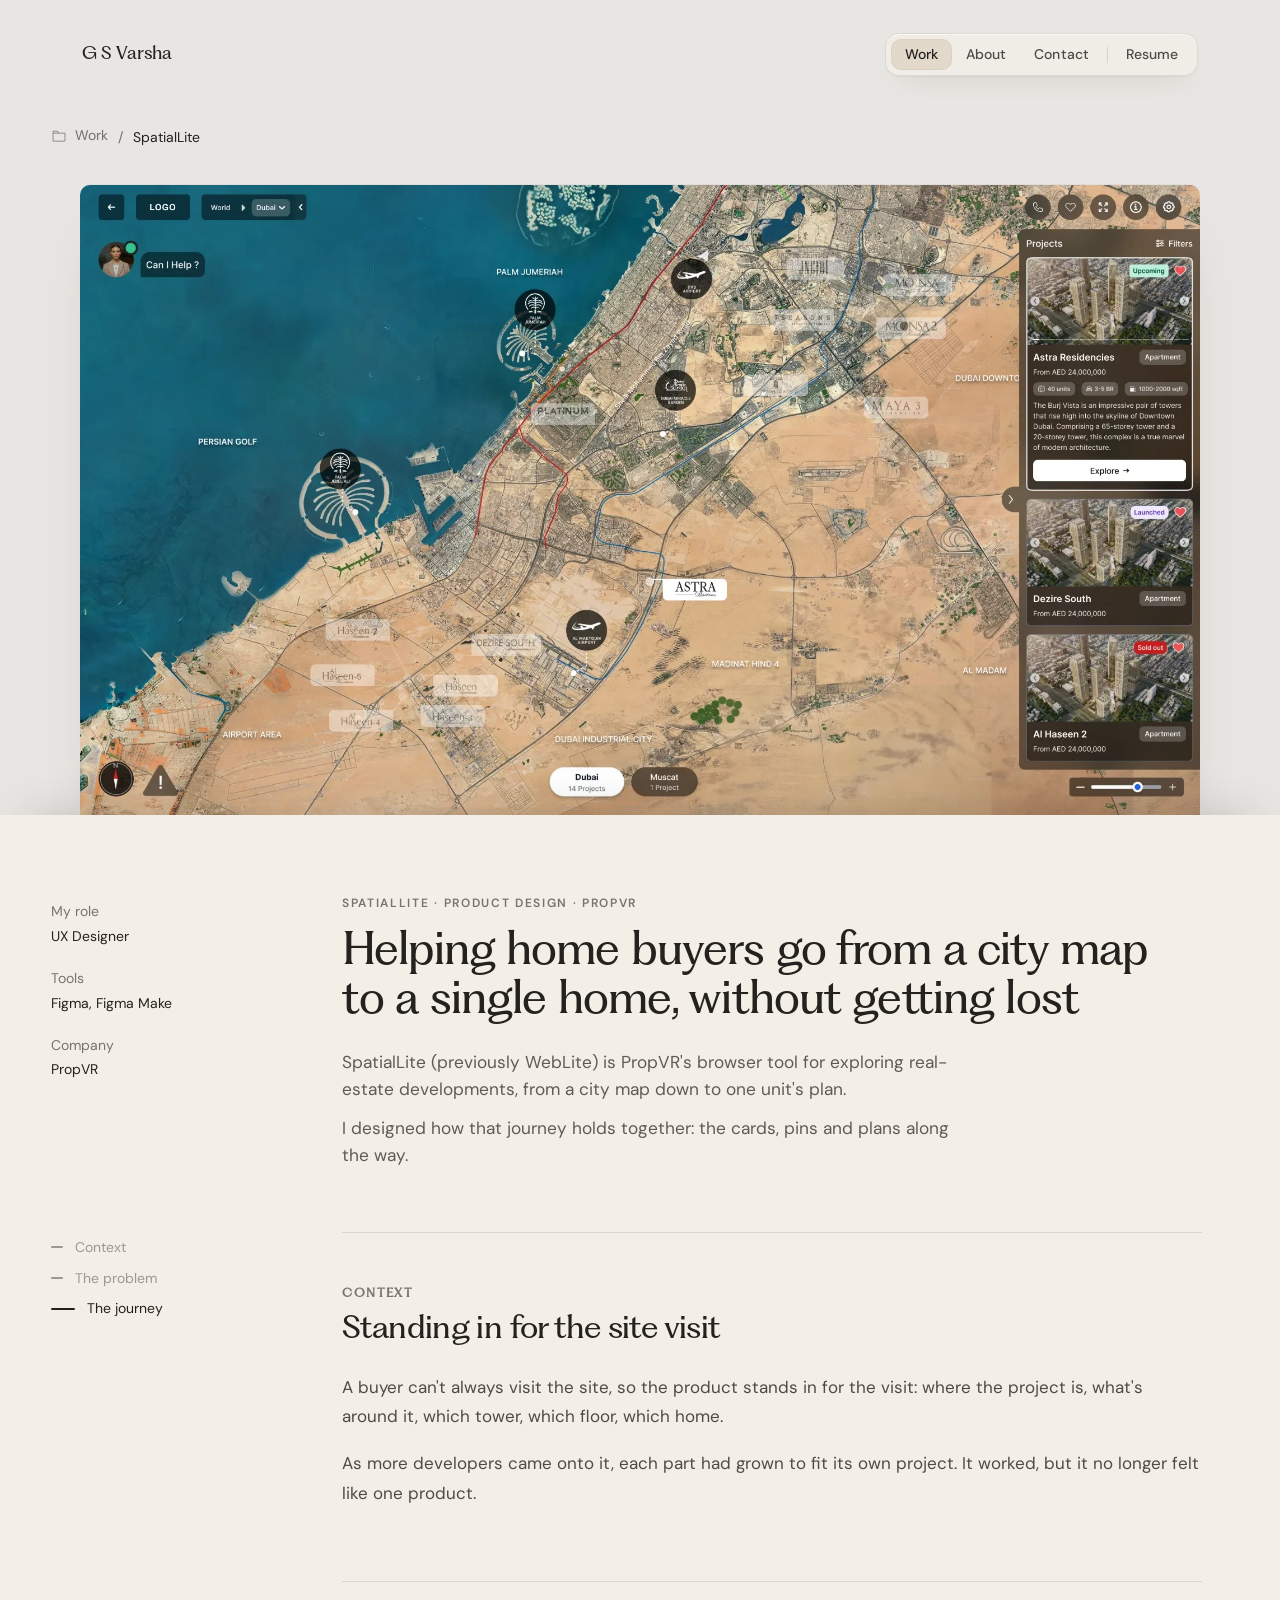
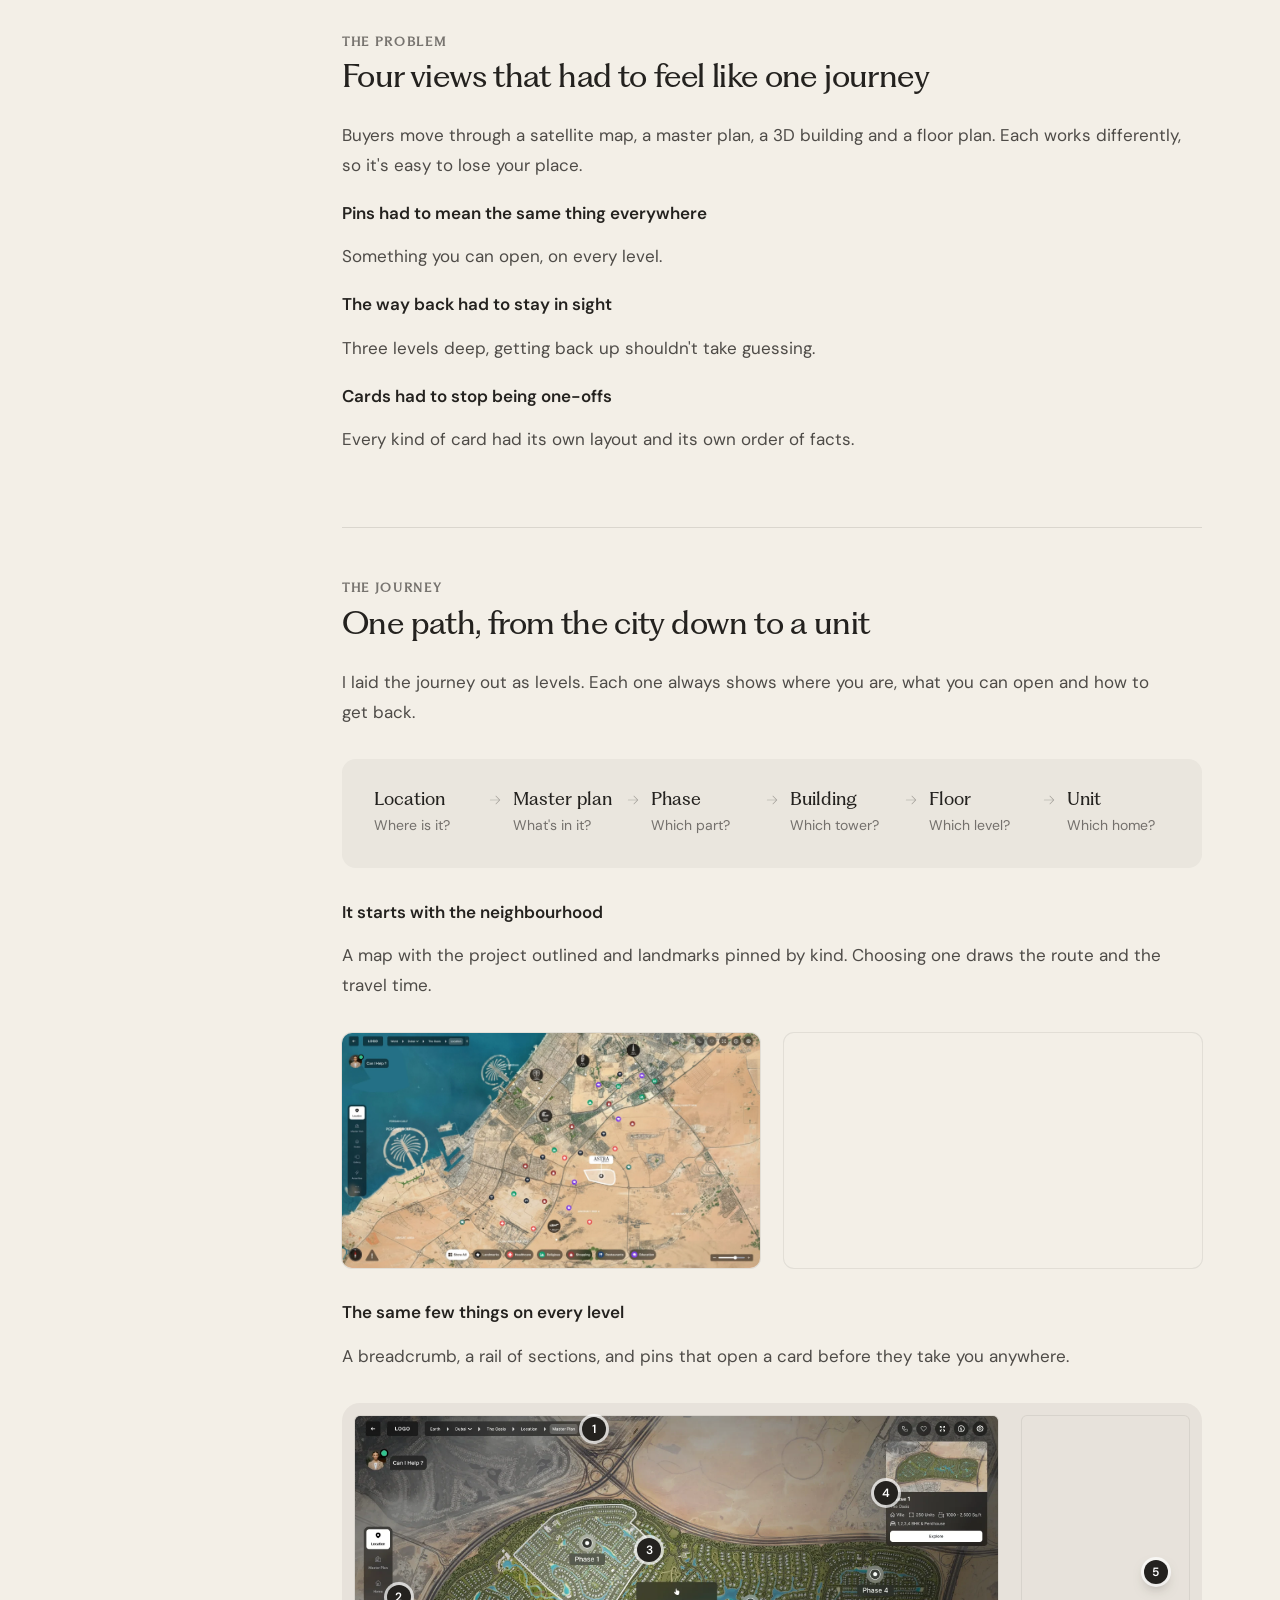
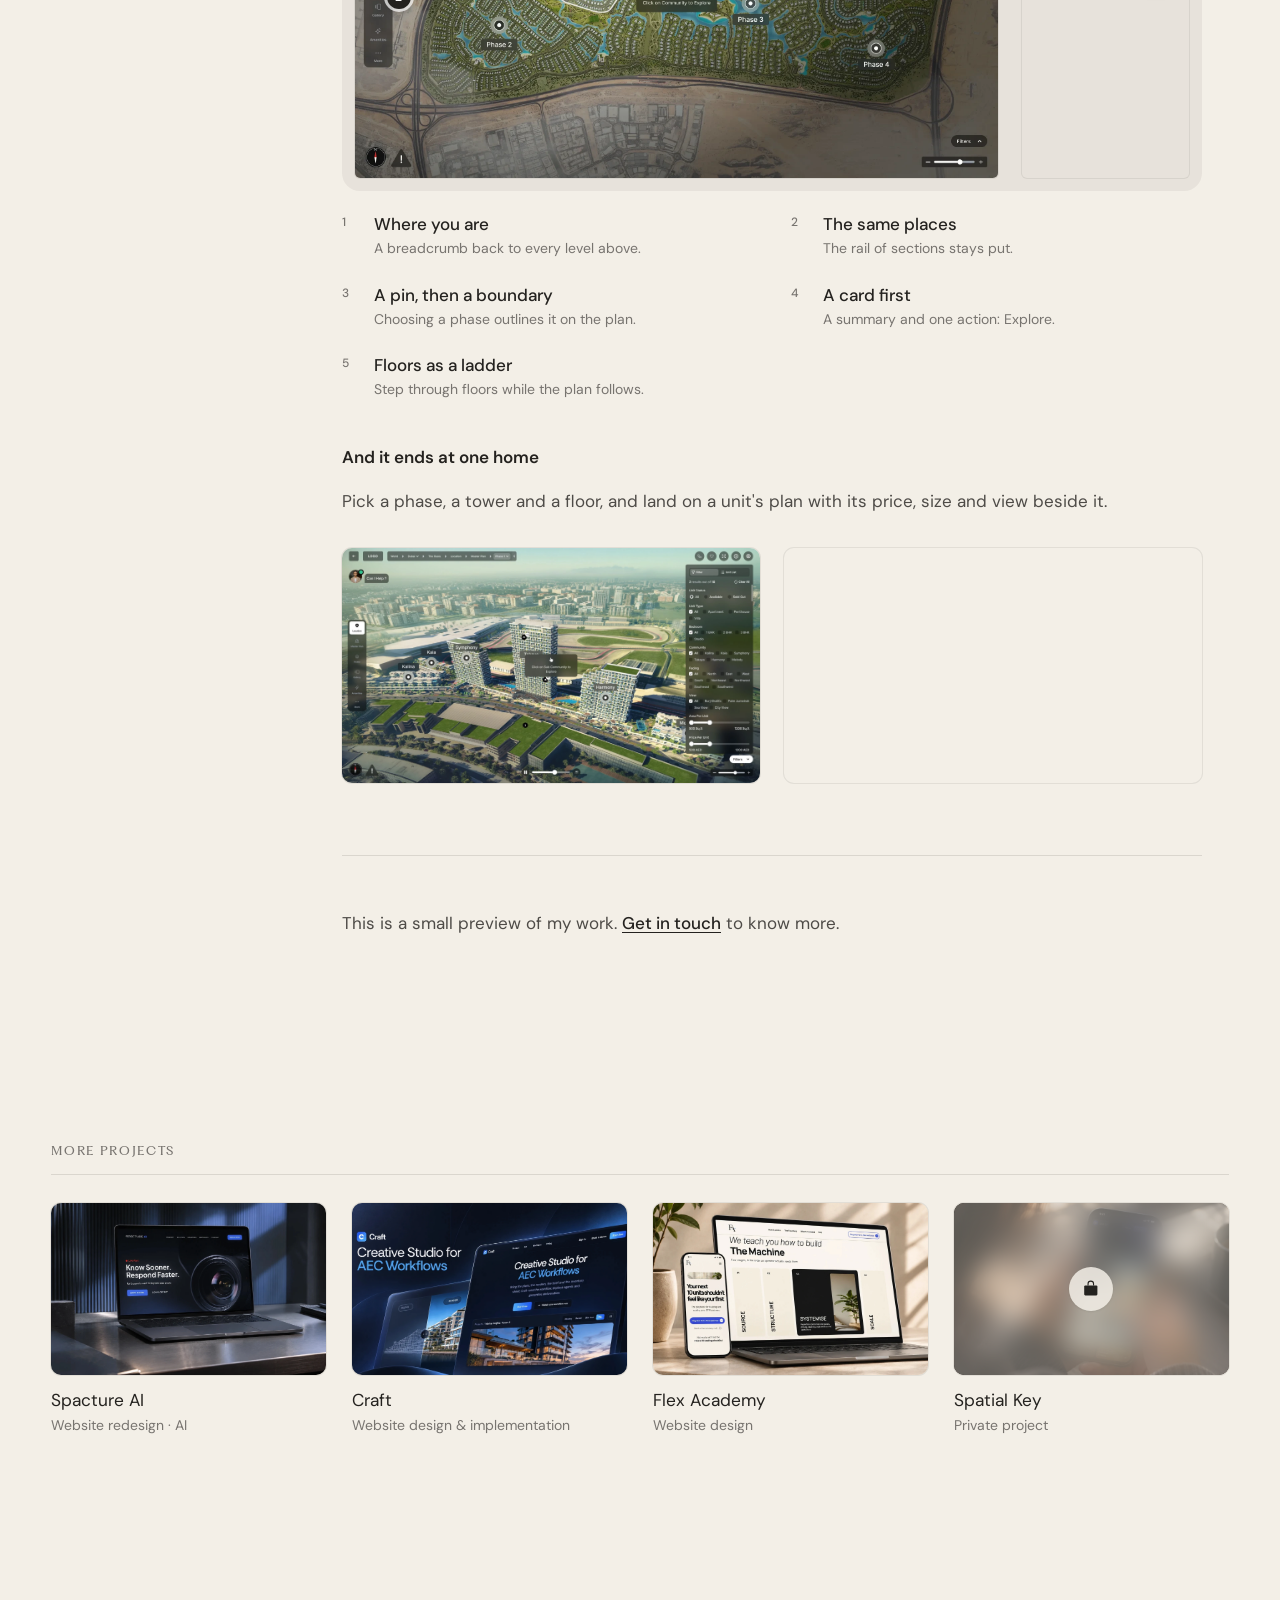
<file: work/spatiallite.html>
<!doctype html>
<html lang="en">
<head>
  <meta charset="utf-8">
  <meta name="viewport" content="width=device-width, initial-scale=1, viewport-fit=cover">
  <title>SpatialLite — G S Varsha</title>
  <meta name="description" content="SpatialLite: Designing how people move from a whole development down to a single home.">
  <meta name="theme-color" content="#F3EFE7">
  <link rel="icon" href="data:image/svg+xml,%3Csvg xmlns='http://www.w3.org/2000/svg' viewBox='0 0 16 16'%3E%3Crect width='16' height='16' rx='3' fill='%23F3EFE7'/%3E%3Ccircle cx='8' cy='8' r='3.2' fill='%23B66A4B'/%3E%3C/svg%3E">
  <link rel="preload" href="../fonts/PPFragment-GlareRegular.otf" as="font" type="font/otf" crossorigin>
  <link rel="preconnect" href="https://fonts.googleapis.com">
  <link rel="preconnect" href="https://fonts.gstatic.com" crossorigin>
  <link rel="stylesheet" href="https://fonts.googleapis.com/css2?family=DM+Sans:opsz,wght@9..40,400;9..40,500;9..40,600&amp;display=swap">
  <link rel="stylesheet" href="../css/base.css">
  <link rel="stylesheet" href="../css/projects.css">
  <link rel="stylesheet" href="../css/case.css">
  <link rel="stylesheet" href="../css/outro.css">
  <link rel="stylesheet" href="../css/rally.css">
  <link rel="stylesheet" href="../css/cursor.css">
  <script defer blocking="render" src="../js/nav.js"></script>
  <script defer src="../js/case.js"></script>
  <script defer src="../js/outro.js"></script>
  <script defer src="../js/rally-core.js"></script>
  <script defer src="../js/rally.js"></script>
  <script defer src="../js/footer.bundle.js"></script>
  <script defer src="../js/cursor.js"></script>
  <script type="speculationrules">{"prefetch":[{"where":{"selector_matches":"a[href*='work/'], a[href*='index.html']"},"eagerness":"moderate"}]}</script>
  <link rel="preload" as="image" href="../assets/work/spatiallite/location.webp">
</head>
<!-- Generated by tools/make-cases.py: edit the project there, not here.
     Placeholders for assets still to come are marked "ADD:". -->
<body class="case" id="top">
  <a class="skip" href="#main">Skip to content</a>

  <div class="dock__blur" aria-hidden="true" data-dock-blur><i></i><i></i><i></i><i></i><i></i><i></i></div>
  <header class="dock" data-dock>
    <a class="dock__name" href="../index.html">G S Varsha</a>
    <div class="dock__end">
      <div class="dock__pill">
        <a class="dock__cta" href="../assets/G-S-Varsha-Resume.pdf" target="_blank" rel="noopener" data-resume>Resume</a>
        <span class="dock__sep" aria-hidden="true"></span>
        <button class="dock__burger" type="button" aria-expanded="false" aria-controls="dock-menu" data-burger>
          <span class="dock__burger-word" aria-hidden="true"><span>Menu</span><span>Close</span></span>
          <span class="dock__bars" aria-hidden="true"><i></i><i></i></span>
          <span class="visually-hidden">Menu</span>
        </button>
      </div>
    </div>
    <nav class="dock__nav" id="dock-menu" aria-label="Primary">
      <span class="dock__slab" aria-hidden="true" data-slab></span>
      <ul class="dock__list">
        <li><a class="dock__link" href="../index.html#work" aria-current="true">Work</a></li>
        <li><a class="dock__link" href="../index.html#about">About</a></li>
        <li><a class="dock__link" href="#contact">Contact</a></li>
        <li class="dock__rule" aria-hidden="true"></li>
        <li><a class="dock__link dock__link--resume" href="../assets/G-S-Varsha-Resume.pdf" target="_blank" rel="noopener" data-resume>Resume</a></li>
      </ul>
      <p class="dock__extra">
        <a href="mailto:gsvarsha11@gmail.com">Email</a>
        <a href="https://www.linkedin.com/in/gsvarsha/" target="_blank" rel="noopener">LinkedIn</a>
      </p>
    </nav>
  </header>

  <main id="main">
    <div class="cs-hero" style="--r:1.7778">
      <div class="wrap cs-hero__in">
        <nav class="crumbs" aria-label="Breadcrumb">
          <ol><li><a href="../index.html#work"><svg viewBox="0 0 256 256" fill="currentColor" aria-hidden="true" focusable="false"><path d="M216,74H130.49l-27.9-27.9a13.94,13.94,0,0,0-9.9-4.1H40A14,14,0,0,0,26,56V200.62A13.39,13.39,0,0,0,39.38,214H216.89A13.12,13.12,0,0,0,230,200.89V88A14,14,0,0,0,216,74ZM40,54H92.69a2,2,0,0,1,1.41.59L113.51,74H38V56A2,2,0,0,1,40,54ZM218,200.89a1.11,1.11,0,0,1-1.11,1.11H39.38A1.4,1.4,0,0,1,38,200.62V86H216a2,2,0,0,1,2,2Z"/></svg>Work</a></li><li aria-current="page">SpatialLite</li></ol>
        </nav>
        <figure class="plate cs-cover">
          <div class="plate__mat"><img class="plate__img" src="../assets/work/spatiallite/location.webp" alt="SpatialLite&#x27;s location view of Dubai: projects and landmarks pinned on a satellite map, with a list of project cards on the right and a city switcher at the bottom" width="2000" height="1125" fetchpriority="high" decoding="async"></div>
        </figure>
      </div>
    </div>
    <div class="cs-sheet">
    <article class="wrap cs-article">
      <!-- Intro and facts: set them in this project's "intro" and "facts" in
           tools/make-cases.py; a value of None shows "To add".
           Prototype or Figma link: set "figma" there. -->
      <header class="cs-head" data-reveal>
        <dl class="cs-facts"><div><dt>My role</dt><dd>UX Designer</dd></div><div><dt>Tools</dt><dd>Figma, Figma Make</dd></div><div><dt>Company</dt><dd>PropVR</dd></div></dl>
        <div class="cs-head__main">
          <p class="tag cs-head__eyebrow">SpatialLite <span aria-hidden="true">·</span> Product design · PropVR</p>
          <h1>Helping home buyers go from a city map to a single home, without getting lost</h1>
          <div class="cs-head__intro"><p>SpatialLite (previously WebLite) is PropVR&#x27;s browser tool for exploring real-estate developments, from a city map down to one unit&#x27;s plan.</p><p>I designed how that journey holds together: the cards, pins and plans along the way.</p></div>
          
        </div>
      </header>
      <div class="cs-body">
      <nav class="toc" aria-label="SpatialLite case study contents" data-toc>
        <p class="tag toc__title">Contents</p>
        <ol><li><a href="#context">Context</a></li><li><a href="#problem">The problem</a></li><li><a href="#journey">The journey</a></li></ol>
      </nav>
      <div class="cs-story">

      <section class="cs-sec" id="context" aria-labelledby="context-h">
        <h2 class="sec-head" id="context-h" data-reveal><span class="tag sec-head__label">Context</span> <span class="sec-head__title">Standing in for the site visit</span></h2>
        <div class="prose" data-reveal><p>A buyer can&#x27;t always visit the site, so the product stands in for the visit: where the project is, what&#x27;s around it, which tower, which floor, which home.</p><p>As more developers came onto it, each part had grown to fit its own project. It worked, but it no longer felt like one product.</p></div>
      </section>
      <section class="cs-sec" id="problem" aria-labelledby="problem-h">
        <h2 class="sec-head" id="problem-h" data-reveal><span class="tag sec-head__label">The problem</span> <span class="sec-head__title">Four views that had to feel like one journey</span></h2>
        <div class="prose" data-reveal><p>Buyers move through a satellite map, a master plan, a 3D building and a floor plan. Each works differently, so it&#x27;s easy to lose your place.</p></div>
        <div class="point" data-reveal><h3>Pins had to mean the same thing everywhere</h3><p>Something you can open, on every level.</p></div>
        <div class="point" data-reveal><h3>The way back had to stay in sight</h3><p>Three levels deep, getting back up shouldn&#x27;t take guessing.</p></div>
        <div class="point" data-reveal><h3>Cards had to stop being one-offs</h3><p>Every kind of card had its own layout and its own order of facts.</p></div>
      </section>
      <section class="cs-sec" id="journey" aria-labelledby="journey-h">
        <h2 class="sec-head" id="journey-h" data-reveal><span class="tag sec-head__label">The journey</span> <span class="sec-head__title">One path, from the city down to a unit</span></h2>
        <div class="prose" data-reveal><p>I laid the journey out as levels. Each one always shows where you are, what you can open and how to get back.</p></div>
        <figure class="flow" style="--n:6" aria-label="The journey, level by level" data-reveal>
          <ol><li><b>Location</b><span>Where is it?</span></li><li><b>Master plan</b><span>What&#x27;s in it?</span></li><li><b>Phase</b><span>Which part?</span></li><li><b>Building</b><span>Which tower?</span></li><li><b>Floor</b><span>Which level?</span></li><li><b>Unit</b><span>Which home?</span></li></ol>
        </figure>
        <div class="point" data-reveal><h3>It starts with the neighbourhood</h3><p>A map with the project outlined and landmarks pinned by kind. Choosing one draws the route and the travel time.</p></div>
        <div class="duo"><figure class="plate" data-reveal>
          <div class="plate__mat"><img class="plate__img" src="../assets/work/spatiallite/location-amenities.webp" alt="SpatialLite&#x27;s location view: the project outlined on a satellite map of Dubai, with pins for landmarks, healthcare, religious places, shopping, restaurants and education, and a row of category filters at the bottom" width="2000" height="1125" loading="lazy" decoding="async"></div>
          
        </figure><figure class="plate" data-reveal>
          <div class="plate__mat"><img class="plate__img" src="../assets/work/spatiallite/location-route.webp" alt="SpatialLite&#x27;s location view with one landmark chosen: a route drawn from the project to it, and the landmark&#x27;s card with its distance and travel times" width="2000" height="1125" loading="lazy" decoding="async"></div>
          
        </figure></div>
        <div class="point" data-reveal><h3>The same few things on every level</h3><p>A breadcrumb, a rail of sections, and pins that open a card before they take you anywhere.</p></div>
        <figure class="plate annot" data-reveal>
          <div class="plate__mat annot__pics" style="--cols:1.778fr 0.462fr"><div class="annot__pic"><img class="plate__img" src="../assets/work/spatiallite/master-plan.webp" alt="A SpatialLite master plan on desktop: a breadcrumb at the top, a section rail on the left, Phase 1 outlined with its pin, and its card open at the top right" width="1920" height="1080" loading="lazy" decoding="async"><span class="annot__pin" style="--x:37.2%;--y:3.6%" aria-hidden="true">1</span><span class="annot__pin" style="--x:6.8%;--y:50%" aria-hidden="true">2</span><span class="annot__pin" style="--x:45.8%;--y:37%" aria-hidden="true">3</span><span class="annot__pin" style="--x:82.6%;--y:21.3%" aria-hidden="true">4</span></div><div class="annot__pic annot__pic--tall"><img class="plate__img" src="../assets/work/spatiallite/phone-floor.webp" alt="SpatialLite on a phone: a building&#x27;s floor plan with a floor selector on the right and a unit-type key at the top" width="750" height="1624" loading="lazy" decoding="async"><span class="annot__pin" style="--x:80%;--y:43%" aria-hidden="true">5</span></div></div>
          <figcaption><ol><li><div><b>Where you are</b><p>A breadcrumb back to every level above.</p></div></li><li><div><b>The same places</b><p>The rail of sections stays put.</p></div></li><li><div><b>A pin, then a boundary</b><p>Choosing a phase outlines it on the plan.</p></div></li><li><div><b>A card first</b><p>A summary and one action: Explore.</p></div></li><li><div><b>Floors as a ladder</b><p>Step through floors while the plan follows.</p></div></li></ol></figcaption>
        </figure>
        <div class="point" data-reveal><h3>And it ends at one home</h3><p>Pick a phase, a tower and a floor, and land on a unit&#x27;s plan with its price, size and view beside it.</p></div>
        <div class="duo"><figure class="plate" data-reveal>
          <div class="plate__mat"><img class="plate__img" src="../assets/work/spatiallite/phase-buildings.webp" alt="SpatialLite&#x27;s Phase 1 view: the phase&#x27;s towers in 3D, each with a named pin, a prompt to choose one, and a filter panel on the right" width="2000" height="1125" loading="lazy" decoding="async"></div>
          
        </figure><figure class="plate" data-reveal>
          <div class="plate__mat"><img class="plate__img" src="../assets/work/spatiallite/unit-plan.webp" alt="SpatialLite unit plan of Unit 245: the ground floor drawn room by room with dimensions, the unit&#x27;s card at the top right with price, size, view and facing, a floor switcher at the bottom, and the unit&#x27;s place on its floor in a small map" width="2000" height="1125" loading="lazy" decoding="async"></div>
          
        </figure></div>
      </section>
      <section class="cs-sec cs-more" id="more" aria-label="More on request">
        <p class="cs-more__line" data-reveal>This is a small preview of my work. <button class="cs-more__link" type="button" data-contact-open>Get in touch</button> to know more.</p>
      </section>
      </div>
      </div>
      <nav class="more" aria-labelledby="more-h" data-reveal>
        <h2 class="tag more__title" id="more-h">More projects</h2>
        <ul class="more__list"><li><a class="more__card" href="spacture-ai.html"><span class="more__pic"><img class="" src="../assets/projects/spacture-thumb.webp" alt="" width="1536" height="1024" loading="lazy" decoding="async"></span><span class="more__text"><span class="more__name">Spacture AI</span><span class="more__kind">Website redesign · AI</span></span></a></li><li><a class="more__card" href="craft.html"><span class="more__pic"><img class="" src="../assets/projects/craft-thumb.webp" alt="" width="1672" height="941" loading="lazy" decoding="async"></span><span class="more__text"><span class="more__name">Craft</span><span class="more__kind">Website design &amp; implementation</span></span></a></li><li><a class="more__card" href="flex-academy.html"><span class="more__pic"><img class="" src="../assets/projects/flex-thumb.webp" alt="" width="1536" height="1024" loading="lazy" decoding="async"></span><span class="more__text"><span class="more__name">Flex Academy</span><span class="more__kind">Website design</span></span></a></li><li><a class="more__card more__card--locked" href="#contact" aria-label="Spatial Key is a private project. Connect to have a look"><span class="more__pic"><img class="" src="../assets/projects/spatial-key-thumb.webp" alt="" width="1672" height="941" loading="lazy" decoding="async"><span class="more__seal" aria-hidden="true"><span class="more__lock"><svg viewBox="0 0 256 256" fill="currentColor" focusable="false"><path class="more__shackle" d="M80,80V56a48,48,0,0,1,96,0V80H160V56a32,32,0,0,0-64,0V80Z"/><path d="M48,80H208a16,16,0,0,1,16,16V208a16,16,0,0,1-16,16H48a16,16,0,0,1-16-16V96A16,16,0,0,1,48,80Z"/></svg></span></span></span><span class="more__text"><span class="more__name">Spatial Key</span><span class="more__kind">Private project</span></span></a></li></ul>
      </nav>
      <dialog class="keycard keycard--contact" aria-labelledby="contact-title" data-contact tabindex="-1">
        <button class="keycard__close" type="button" aria-label="Close" data-contact-close><svg class="icon" viewBox="0 0 256 256" fill="currentColor" aria-hidden="true" focusable="false"><path d="M204.24,195.76a6,6,0,1,1-8.48,8.48L128,136.49,60.24,204.24a6,6,0,0,1-8.48-8.48L119.51,128,51.76,60.24a6,6,0,0,1,8.48-8.48L128,119.51l67.76-67.75a6,6,0,0,1,8.48,8.48L136.49,128Z"/></svg></button>
        <span class="keycard__lock" aria-hidden="true"><svg viewBox="0 0 256 256" fill="currentColor" aria-hidden="true" focusable="false"><path d="M224,50H32a6,6,0,0,0-6,6V192a14,14,0,0,0,14,14H216a14,14,0,0,0,14-14V56A6,6,0,0,0,224,50ZM208.58,62,128,135.86,47.42,62ZM216,194H40a2,2,0,0,1-2-2V69.64l86,78.78a6,6,0,0,0,8.1,0L218,69.64V192A2,2,0,0,1,216,194Z"/></svg></span>
        <h2 class="keycard__title" id="contact-title">There's more to SpatialLite.</h2>
        <p class="keycard__line">I'm happy to walk you through the rest.</p>
        <div class="keycard__actions">
          <a class="keycard__btn keycard__btn--main" data-link="email" data-subject="SpatialLite: could you walk me through it?">Email me</a>
          <a class="keycard__btn" data-link="linkedin">LinkedIn <span aria-hidden="true"><svg class="i-ph" width="1em" height="1em" viewBox="0 0 256 256" fill="currentColor" aria-hidden="true" focusable="false"><path d="M198,64V168a6,6,0,0,1-12,0V78.48L68.24,196.24a6,6,0,0,1-8.48-8.48L177.52,70H88a6,6,0,0,1,0-12H192A6,6,0,0,1,198,64Z"/></svg></span></a>
        </div>
        <p class="keycard__address" data-email-plain></p>
      </dialog>
    </article>
    </div>
  </main>

    <footer class="foot" id="contact" data-foot>
      <div class="fpanel" data-drop>
        <canvas class="fpanel__paper" aria-hidden="true" data-foot-paper></canvas>
        <!-- The quote is the footer's headline. -->
        <figure class="fquote">
          <blockquote>
            <p><span>“The details are not the details.</span> <span>They make the design.”</span></p>
          </blockquote>
          <figcaption>— Charles Eames</figcaption>
        </figure>

        <!-- You, meditating (js/footer.js). Hover, focus or tap: your eyes
             open and a small note appears, with a way back to your story. -->
        <div class="foot__me" data-me-spot>
          <canvas aria-hidden="true" data-me></canvas>
          <button class="foot__me-hit" type="button" aria-expanded="false" aria-controls="me-note" data-me-hit>
            <span class="visually-hidden">Say hello to G S Varsha's character, meditating</span>
          </button>
          <div class="foot__say" id="me-note" data-me-note>
            <p>You found me in my peaceful era.</p>
            <a href="../index.html#about">Explore my story again?</a>
          </div>
        </div>

        <!-- Connect: LinkedIn · Email (hover shows the address; click opens a
             new email to it) · Resume. Addresses: LINKS in js/outro.js -->
        <div class="fconnect">
          <h3>Connect</h3>
          <div class="fchips">
            <a class="fchip" data-link="linkedin" aria-label="LinkedIn">
              <svg viewBox="0 0 24 24" width="20" height="20" aria-hidden="true" focusable="false"><path fill="currentColor" d="M4.98 3.5a2.48 2.48 0 1 1 0 4.96 2.48 2.48 0 0 1 0-4.96ZM3 9.75h3.96V21H3V9.75Zm6.38 0h3.8v1.54h.05c.53-1 1.82-2.06 3.75-2.06 4 0 4.75 2.64 4.75 6.07V21h-3.96v-5.03c0-1.2-.02-2.74-1.67-2.74-1.67 0-1.93 1.3-1.93 2.65V21H9.38V9.75Z"/></svg>
            </a>
            <a class="fchip fchip--wide" data-link="email">
              <span class="fchip__a">Email me</span>
              <span class="fchip__b" aria-hidden="true" data-email-text></span>
            </a>
            <a class="fchip" data-link="resume" aria-label="Resume">
              <svg viewBox="0 0 256 256" fill="currentColor" aria-hidden="true" focusable="false" width="20" height="20"><path d="M212.24,83.76l-56-56A6,6,0,0,0,152,26H56A14,14,0,0,0,42,40V216a14,14,0,0,0,14,14H200a14,14,0,0,0,14-14V88A6,6,0,0,0,212.24,83.76ZM158,46.48,193.52,82H158ZM200,218H56a2,2,0,0,1-2-2V40a2,2,0,0,1,2-2h90V88a6,6,0,0,0,6,6h50V216A2,2,0,0,1,200,218Zm-34-82a6,6,0,0,1-6,6H96a6,6,0,0,1,0-12h64A6,6,0,0,1,166,136Zm0,32a6,6,0,0,1-6,6H96a6,6,0,0,1,0-12h64A6,6,0,0,1,166,168Z"/></svg>
            </a>
          </div>
        </div>

        <!-- the little racket: hover and it swings; click and the game opens -->
        <button class="sig" type="button" aria-haspopup="dialog" data-open-rally>
          <span class="sig__label">Fancy a rally?<span class="visually-hidden"> (opens a game of badminton)</span></span>
          <svg class="sig__art" aria-hidden="true" viewBox="0 0 30 24" width="76" height="61" shape-rendering="crispEdges">
            <g class="sig__racket">
              <path fill="#24221F" d="M5 2h6v1H5zM3 3h2v1H3zM11 3h2v1h-2zM2 4h1v2H2zM13 4h1v2h-1zM1 6h1v4H1zM14 6h1v4h-1zM2 10h1v2H2zM13 10h1v2h-1zM3 12h2v1H3zM11 12h2v1h-2zM5 13h6v1H5z"/>
              <path fill="rgba(36,34,31,0.35)" d="M4 5h1v7H4zM6 3h1v10H6zM8 3h1v10H8zM10 3h1v10h-1zM12 5h1v7h-1zM3 6h10v1H3zM2 8h12v1H2zM3 10h10v1H3z"/>
              <path fill="#24221F" d="M7 14h2v2H7zM7 16h2v3H7z"/>
              <path fill="#B66A4B" d="M6.5 19h3v5h-3z"/>
            </g>
            <g class="sig__shuttle">
              <path fill="#FFFFFF" stroke="#24221F" stroke-width="0.35" paint-order="stroke" d="M22 4h1v1h-1zM21 5h3v1h-3zM20 6h5v1h-5zM20 7h5v1h-5z"/>
              <path fill="#D8C8B4" d="M21 8h3v1h-3z"/>
              <path fill="#B66A4B" d="M21 9h3v2h-3z"/>
            </g>
          </svg>
        </button>
        <p class="fpanel__copy">© 2026 G S Varsha · Portfolio</p>
      </div>

    </footer>
    <!-- The badminton game, opened from the racket in the footer
         (js/rally.js, the rules in js/rally-core.js). -->
    <dialog class="rally" aria-labelledby="rally-title" data-rally>
      <div class="rally__card">
        <header class="rally__head">
          <h2 class="rally__title" id="rally-title">One quick rally?</h2>
          <button class="rally__close" type="button" aria-label="Close the game" data-close>Close <span aria-hidden="true"><svg class="i-ph" width="1em" height="1em" viewBox="0 0 256 256" fill="currentColor" aria-hidden="true" focusable="false"><path d="M204.24,195.76a6,6,0,1,1-8.48,8.48L128,136.49,60.24,204.24a6,6,0,0,1-8.48-8.48L119.51,128,51.76,60.24a6,6,0,0,1,8.48-8.48L128,119.51l67.76-67.75a6,6,0,0,1,8.48,8.48L136.49,128Z"/></svg></span></button>
        </header>

        <div class="rally__game" tabindex="-1" aria-describedby="rally-help" data-game>
          <p class="rally__score" aria-label="Score">
            <span class="rally__side">You <b data-score-you>0</b></span>
            <span class="rally__to">to 21 · singles</span>
            <span class="rally__side rally__side--gs"><b data-score-gs>0</b> GS</span>
          </p>

          <div class="rally__holder">
            <div class="rally__stage" data-stage>
              <canvas class="rally__court" aria-hidden="true" data-court></canvas>
              <p class="rally__msg" role="status" aria-live="polite" data-msg></p>
              <button class="rally__paused" type="button" hidden data-paused>Paused · click to carry on</button>
            </div>
            <div class="rally__panel" data-panel>
              <p class="rally__panel-title" data-panel-title>You on the left, me on the right.</p>
              <button class="rally__start" type="button" data-start>Play badminton</button>
            </div>
          </div>

          <p class="rally__turn">Turn your phone sideways for a bigger court.</p>
          <div class="rally__touch">
            <button type="button" class="rally__hit" data-touch="swing">Hit</button>
          </div>

          <p class="rally__keys" id="rally-help">
            <span><kbd>Space</kbd> hit (and serve). You move on your own: just time it.</span>
            <span><kbd>Esc</kbd> close</span>
          </p>
        </div>
      </div>
    </dialog>
</body>
</html>
</file>
<file: css/base.css>
/* Tokens, type, reset, navigation, and the section after the hero. */

@font-face {
  font-family: "PP Fragment Glare";
  /* the installed copy first: the file can't load from a file:// page */
  src: local("PP Fragment Glare Regular"), local("PPFragment-GlareRegular"),
       url("../fonts/PPFragment-GlareRegular.otf") format("opentype");
  font-weight: 400;
  font-style: normal;
  font-display: block; /* local file; the name should never flash in a fallback */
}

:root {
  --paper: #F3EFE7;
  --ink: #24221F;
  --terra: #B66A4B;
  --sand: #D8C8B4;
  --white: #FFFFFF;
  --ink-soft: rgba(36, 34, 31, 0.72);
  --hair: rgba(36, 34, 31, 0.12);

  --display: "PP Fragment Glare", "Times New Roman", serif;
  --text: "DM Sans", system-ui, -apple-system, "Segoe UI", sans-serif;

  --gutter: clamp(20px, 4vw, 64px);
  --inset: clamp(8px, 1vw, 14px);
  --ease-out: cubic-bezier(0.22, 1, 0.36, 1);

  /* the type system: every text size on the site is one of these.
     Display is for the big moments only: the name and the story's lines. */
  --t-display: clamp(46px, 7vw, 128px);
  --t-h1: clamp(34px, 4.2vw, 60px);
  --t-h2: clamp(28px, 2.6vw, 40px);
  --t-h3: clamp(20px, 1.7vw, 24px);
  --t-lead: clamp(17px, 1.35vw, 20px);
  --t-body: 16px;
  --t-small: 14px;
  --t-label: 12px;
}

*, *::before, *::after { box-sizing: border-box; }
html { -webkit-text-size-adjust: 100%; text-size-adjust: 100%; background: var(--paper); }
/* no blue box on tap (phones): everything here shows its own pressed state */
html { -webkit-tap-highlight-color: transparent; }
body {
  position: relative;
  margin: 0;
  color: var(--ink);
  font-family: var(--text);
  font-size: var(--t-body);
  line-height: 1.5;
  -webkit-font-smoothing: antialiased;
  -moz-osx-font-smoothing: grayscale;
  text-rendering: optimizeLegibility;
}
h1, h2, p, ul { margin: 0; }
/* the tags: a section's own class can set a tag's size from the same scale */
h1, h2, h3 { font-family: var(--display); font-weight: 400; letter-spacing: -0.02em; }
h1 { font-size: var(--t-h1); line-height: 1.05; }
h2 { font-size: var(--t-h2); line-height: 1.1; }
h3 { font-size: var(--t-h3); line-height: 1.2; }
button { font-size: var(--t-small); }
small { font-size: inherit; }
ul { padding: 0; list-style: none; }
a { color: inherit; }
::selection { background: rgba(182, 106, 75, 0.22); }

.skip {
  position: fixed;
  left: 12px;
  top: 12px;
  z-index: 50;
  padding: 10px 14px;
  border-radius: 10px;
  background: var(--ink);
  color: var(--paper);
  font-size: var(--t-small);
  text-decoration: none;
  transform: translateY(-160%);
  transition: transform 0.3s var(--ease-out);
}
.skip:focus { transform: none; }

/* ---------- floating navigation ---------- */

/* the navigation waits out the greeting, then fades in after the name */
.greet .dock { opacity: 0; visibility: hidden; }
.dock {
  transition: opacity 0.8s ease 0.9s, visibility 0s linear 0.9s;
  /* always on top: name on the left, links on the right, on one line; the
     edges line up with the content of the projects panel */
  --edge: calc(var(--inset) + (100vw - 2 * var(--inset)) * 0.055);
  position: fixed;
  top: 0;
  left: 0;
  right: 0;
  z-index: 20;
  display: flex;
  align-items: center;
  justify-content: space-between;
  gap: 12px;
  padding: calc(max(var(--inset), env(safe-area-inset-top)) + clamp(14px, 1.6vw, 22px)) var(--edge) 0;
  pointer-events: none;
}
.dock > * { pointer-events: auto; }
/* a soft blur behind it from the projects on: stacked backdrop blurs, each
   masked to a shorter band from the top, so it's strongest at the very top
   and melts away below the bar with no edge, under a whisper of paper. All
   the fades are eased (not straight ramps), so nothing reads as a line.
   It's its own layer just under the header, not inside it: the header has a
   view-transition-name, and that walls off what a blur inside it can see.
   Each layer fades on its own: fading their parent would do the same. */
.dock__blur {
  position: fixed;
  z-index: 19;
  top: 0;
  left: 0;
  right: 0;
  height: calc(var(--dock-h, 84px) + 48px);
  pointer-events: none;
}
.dock__blur i,
.dock__blur::after {
  position: absolute;
  inset: 0;
  opacity: 0;
  transition: opacity 0.45s var(--ease-out);
}
.dock__blur::after {
  content: "";
  /* eased, so its end never shows as an edge, even over a dark picture */
  background: linear-gradient(to bottom, rgba(243, 239, 231, 0.500) 0%, rgba(243, 239, 231, 0.397) 10%, rgba(243, 239, 231, 0.306) 20%, rgba(243, 239, 231, 0.228) 30%, rgba(243, 239, 231, 0.163) 40%, rgba(243, 239, 231, 0.109) 50%, rgba(243, 239, 231, 0.067) 60%, rgba(243, 239, 231, 0.035) 70%, rgba(243, 239, 231, 0.014) 80%, rgba(243, 239, 231, 0.003) 90%, rgba(243, 239, 231, 0.000) 100%);
}
/* js/nav.js sets data-on from the projects on (never over the hero) */
.dock__blur[data-on] i,
.dock__blur[data-on]::after { opacity: 1; }
.dock__blur i:nth-child(1) { -webkit-backdrop-filter: blur(1px); backdrop-filter: blur(1px); --m: linear-gradient(to bottom, #000 0%, #000 35%, rgba(0, 0, 0, 0.93) 45.8%, rgba(0, 0, 0, 0.74) 56.7%, rgba(0, 0, 0, 0.50) 67.5%, rgba(0, 0, 0, 0.26) 78.3%, rgba(0, 0, 0, 0.07) 89.2%, transparent 100%); }
.dock__blur i:nth-child(2) { -webkit-backdrop-filter: blur(2px); backdrop-filter: blur(2px); --m: linear-gradient(to bottom, #000 0%, #000 31.5%, rgba(0, 0, 0, 0.93) 41.2%, rgba(0, 0, 0, 0.74) 51.0%, rgba(0, 0, 0, 0.50) 60.8%, rgba(0, 0, 0, 0.26) 70.5%, rgba(0, 0, 0, 0.07) 80.2%, transparent 90%); }
.dock__blur i:nth-child(3) { -webkit-backdrop-filter: blur(4px); backdrop-filter: blur(4px); --m: linear-gradient(to bottom, #000 0%, #000 27.3%, rgba(0, 0, 0, 0.93) 35.8%, rgba(0, 0, 0, 0.74) 44.2%, rgba(0, 0, 0, 0.50) 52.7%, rgba(0, 0, 0, 0.26) 61.1%, rgba(0, 0, 0, 0.07) 69.6%, transparent 78%); }
.dock__blur i:nth-child(4) { -webkit-backdrop-filter: blur(8px); backdrop-filter: blur(8px); --m: linear-gradient(to bottom, #000 0%, #000 22.4%, rgba(0, 0, 0, 0.93) 29.3%, rgba(0, 0, 0, 0.74) 36.3%, rgba(0, 0, 0, 0.50) 43.2%, rgba(0, 0, 0, 0.26) 50.1%, rgba(0, 0, 0, 0.07) 57.1%, transparent 64%); }
.dock__blur i:nth-child(5) { -webkit-backdrop-filter: blur(16px); backdrop-filter: blur(16px); --m: linear-gradient(to bottom, #000 0%, #000 17.5%, rgba(0, 0, 0, 0.93) 22.9%, rgba(0, 0, 0, 0.74) 28.3%, rgba(0, 0, 0, 0.50) 33.8%, rgba(0, 0, 0, 0.26) 39.2%, rgba(0, 0, 0, 0.07) 44.6%, transparent 50%); }
.dock__blur i:nth-child(6) { -webkit-backdrop-filter: blur(32px); backdrop-filter: blur(32px); --m: linear-gradient(to bottom, #000 0%, #000 12.6%, rgba(0, 0, 0, 0.93) 16.5%, rgba(0, 0, 0, 0.74) 20.4%, rgba(0, 0, 0, 0.50) 24.3%, rgba(0, 0, 0, 0.26) 28.2%, rgba(0, 0, 0, 0.07) 32.1%, transparent 36%); }
.dock__blur i { -webkit-mask-image: var(--m); mask-image: var(--m); }
.dock__name {
  font-family: var(--display);
  font-size: var(--t-lead);
  line-height: 1;
  letter-spacing: -0.01em;
  color: var(--ink);
  text-decoration: none;
  white-space: nowrap;
}
.dock__name:focus-visible { outline: 2px solid var(--terra); outline-offset: 4px; border-radius: 4px; }
/* after a tap or click, no ring in the header (js/nav.js); the keyboard keeps them */
[data-input="pointer"] .dock :focus-visible { outline: none; }
.dock__nav {
  position: relative;
  padding: 5px;
  border-radius: 14px;
  /* a sheet of warm paper, slightly translucent: it should not read as glass */
  background: rgba(243, 239, 231, 0.7);
  border: 1px solid rgba(36, 34, 31, 0.09);
  box-shadow:
    inset 0 1px 0 rgba(255, 255, 255, 0.55),
    0 1px 2px rgba(60, 40, 28, 0.06),
    0 12px 28px -18px rgba(60, 40, 28, 0.35);
  -webkit-backdrop-filter: blur(14px) saturate(1.05);
  backdrop-filter: blur(14px) saturate(1.05);
}
.dock__list {
  position: relative;
  display: flex;
  align-items: center;
}
.dock__link {
  position: relative;
  display: inline-flex;
  align-items: center;
  gap: 5px;
  padding: 8px 14px 9px;
  border-radius: 10px;
  color: var(--ink);
  font-size: var(--t-small);
  font-weight: 500;
  line-height: 1;
  letter-spacing: 0.005em;
  white-space: nowrap;
  text-decoration: none;
  opacity: 0.8;
  transition: opacity 0.25s ease;
}
.dock__link:hover,
.dock__link:focus-visible,
.dock__link[aria-current="true"] { opacity: 1; }
/* hover is a line under the word; only where you are gets the slab */
@media (hover: hover) and (min-width: 761px) {
  .dock__link::before {
    content: "";
    position: absolute;
    left: 14px;
    right: 14px;
    bottom: 3px;
    height: 1.5px;
    border-radius: 1px;
    background: var(--terra);
    transform: scaleX(0);
    transform-origin: left;
    transition: transform 0.3s var(--ease-out);
  }
  .dock__link:hover::before { transform: scaleX(1); }
  .dock__link[aria-current="true"]::before,
  .dock__link[aria-disabled="true"]::before { content: none; }
}
.dock__link:focus-visible {
  outline: 1.5px solid var(--terra);
  outline-offset: 1px;
}
.dock__link[aria-disabled="true"] { cursor: default; }
.dock__soon { color: var(--ink-soft); font-weight: 400; }

.dock__rule {
  width: 1px;
  height: 16px;
  margin: 0 4px;
  background: var(--hair);
}

/* the slab: where you are */
.dock__slab {
  position: absolute;
  top: 5px;
  left: 0;
  height: calc(100% - 10px);
  width: var(--slab-w, 0px);
  border-radius: 10px;
  background: rgba(216, 200, 180, 0.55);
  box-shadow: inset 0 0 0 1px rgba(182, 106, 75, 0.08);
  opacity: 0;
  transform: translateX(var(--slab-x, 0px));
  transition: transform 0.45s var(--ease-out), width 0.45s var(--ease-out), opacity 0.3s ease;
  pointer-events: none;
}
.dock__nav[data-slab-on] .dock__slab { opacity: 1; }

/* ---------- phones: Resume and Menu in one paper pill; the links open in
   a card below, set large in the display face ---------- */

.dock__end,
.dock__extra { display: none; }
@media (max-width: 760px) {
  .dock__name { font-size: var(--t-lead); }
  .dock__end { display: block; }
  /* above the dimmed page while the menu is open */
  .dock__name, .dock__end { position: relative; z-index: 2; }
  .dock__nav { z-index: 1; }
  .dock__pill {
    display: flex;
    align-items: center;
    padding: 4px;
    border-radius: 14px;
    background: rgba(243, 239, 231, 0.72);
    border: 1px solid rgba(36, 34, 31, 0.09);
    box-shadow: inset 0 1px 0 rgba(255, 255, 255, 0.55), 0 1px 2px rgba(60, 40, 28, 0.06), 0 12px 28px -18px rgba(60, 40, 28, 0.35);
    -webkit-backdrop-filter: blur(14px) saturate(1.05);
    backdrop-filter: blur(14px) saturate(1.05);
  }
  .dock__cta,
  .dock__burger {
    -webkit-tap-highlight-color: transparent;
    display: inline-flex;
    align-items: center;
    height: 36px;
    padding: 0 12px;
    border: 0;
    border-radius: 10px;
    background: none;
    color: var(--ink);
    font: inherit;
    font-size: var(--t-small);
    font-weight: 500;
    text-decoration: none;
    cursor: pointer;
    transition: background 0.25s ease;
  }
  .dock__cta[aria-disabled="true"] { cursor: default; }
  .dock__cta .dock__soon { display: none; }
  .dock__sep { width: 1px; height: 16px; background: var(--hair); }
  .dock__burger { gap: 9px; padding-right: 11px; }
  .dock[data-open] .dock__burger { background: rgba(216, 200, 180, 0.55); }
  /* the word turns from Menu to Close */
  .dock__burger-word { display: grid; height: 1.2em; overflow: hidden; line-height: 1.2; }
  .dock__burger-word span { grid-area: 1 / 1; transition: translate 0.4s var(--ease-out), opacity 0.3s ease; }
  .dock__burger-word span + span { translate: 0 110%; opacity: 0; }
  .dock[data-open] .dock__burger-word span:first-child { translate: 0 -110%; opacity: 0; }
  .dock[data-open] .dock__burger-word span + span { translate: 0 0; opacity: 1; }
  /* two strokes, the lower one shorter and terracotta; they cross into an x */
  .dock__bars { position: relative; width: 16px; height: 9px; }
  .dock__bars i {
    position: absolute;
    right: 0;
    height: 1.6px;
    border-radius: 2px;
    background: var(--ink);
    transition: top 0.35s var(--ease-out), rotate 0.35s var(--ease-out), width 0.35s var(--ease-out), background 0.3s ease;
  }
  .dock__bars i:first-child { top: 0; width: 16px; }
  .dock__bars i:last-child { top: calc(100% - 1.6px); width: 10px; background: var(--terra); }
  .dock[data-open] .dock__bars i { top: calc(50% - 0.8px); width: 14px; }
  .dock[data-open] .dock__bars i:first-child { rotate: 45deg; }
  .dock[data-open] .dock__bars i:last-child { rotate: -45deg; background: var(--ink); }
  .dock__cta:focus-visible,
  .dock__burger:focus-visible { outline: 2px solid var(--terra); outline-offset: 2px; }

  /* the menu: a small paper card that opens from the pill, right under it,
     in the pill's own language: the words in the display face, a sand chip
     under the one you press, a terracotta dot by the page you're on */
  .dock__nav {
    position: absolute;
    top: calc(100% + 8px);
    left: auto;
    right: var(--edge);
    width: 220px;
    padding: 6px;
    border-radius: 16px;
    background: rgba(243, 239, 231, 0.96);
    border: 1px solid rgba(36, 34, 31, 0.09);
    box-shadow:
      inset 0 1px 0 rgba(255, 255, 255, 0.6),
      0 18px 40px -22px rgba(60, 40, 28, 0.45),
      0 0 0 100vmax rgba(36, 34, 31, 0);
    -webkit-backdrop-filter: blur(14px);
    backdrop-filter: blur(14px);
    opacity: 0;
    visibility: hidden;
    transform-origin: top right;
    scale: 0.96;
    translate: 0 -6px;
    transition: opacity 0.2s ease, scale 0.35s var(--ease-out), translate 0.35s var(--ease-out), box-shadow 0.35s ease, visibility 0s linear 0.35s;
  }
  .dock[data-open] .dock__nav {
    opacity: 1;
    visibility: visible;
    scale: 1;
    translate: 0 0;
    box-shadow:
      inset 0 1px 0 rgba(255, 255, 255, 0.6),
      0 18px 40px -22px rgba(60, 40, 28, 0.45),
      0 0 0 100vmax rgba(36, 34, 31, 0.12);
    transition: opacity 0.18s ease, scale 0.4s var(--ease-out), translate 0.4s var(--ease-out), box-shadow 0.35s ease, visibility 0s;
  }
  .dock__list { flex-direction: column; align-items: stretch; gap: 2px; }
  .dock__link {
    -webkit-tap-highlight-color: transparent;
    display: flex;
    align-items: center;
    justify-content: space-between;
    padding: 10px 12px;
    border-radius: 10px;
    font-family: var(--display);
    font-size: 22px;
    font-weight: 400;
    line-height: 1.1;
    letter-spacing: -0.01em;
    color: var(--ink);
    transition: background 0.2s ease;
  }
  .dock__link:active { background: rgba(216, 200, 180, 0.45); }
  .dock__link[aria-current="true"]::after {
    content: "";
    width: 6px;
    height: 6px;
    border-radius: 50%;
    background: var(--terra);
  }
  .dock__link:focus-visible { outline: 2px solid var(--terra); outline-offset: -2px; }
  .dock__slab,
  .dock__rule,
  .dock__list li:has(.dock__link--resume) { display: none; }
  /* how to reach you, small, at the foot of the card */
  .dock__extra {
    display: flex;
    gap: 16px;
    margin: 4px 0 0;
    padding: 8px 12px 6px;
    font-size: 13px;
  }
  .dock__extra a { color: var(--ink-soft); text-decoration: none; }
  .dock__extra a:active { color: var(--terra); }
  /* open, Close already sits on its sand chip: no ring around it as well */
  .dock[data-open] .dock__burger:focus-visible { outline: none; }
}
@media (prefers-reduced-motion: reduce) {
  .dock__nav, .dock__bars i, .dock__link, .dock__extra, .dock__burger-word span { transition: none !important; }
}

/* paper grain under everything outside the hero card, so there is no seam */
body::before {
  content: "";
  position: fixed;
  inset: 0;
  z-index: -1;
  opacity: 0.045;
  pointer-events: none;
  background-image: url("data:image/svg+xml,%3Csvg xmlns='http://www.w3.org/2000/svg' width='160' height='160'%3E%3Cfilter id='n'%3E%3CfeTurbulence type='fractalNoise' baseFrequency='0.9' numOctaves='2' stitchTiles='stitch'/%3E%3CfeColorMatrix values='0 0 0 0 0.14 0 0 0 0 0.13 0 0 0 0 0.12 0 0 0 1 0'/%3E%3C/filter%3E%3Crect width='100%25' height='100%25' filter='url(%23n)'/%3E%3C/svg%3E");
}

/* ---------- moving between pages and sections ----------
   One page dissolves into the next (a case study opening, Work going back)
   and a nav jump dissolves the same way (softJump, js/nav.js), with the new
   view settling up a few pixels. The header isn't part of it: it stays put. */
@media (prefers-reduced-motion: no-preference) {
  @view-transition { navigation: auto; }
  .dock { view-transition-name: dock; }
  ::view-transition-group(dock) { z-index: 2; animation: none; }
  ::view-transition-old(dock) { display: none; }
  ::view-transition-new(dock) { animation: none; }
  ::view-transition-old(root) { animation: view-out 0.26s ease both; }
  ::view-transition-new(root) { animation: view-in 0.52s var(--ease-out) both; }
}
@keyframes view-out { to { opacity: 0; } }
@keyframes view-in { from { opacity: 0; translate: 0 10px; } }

/* the arrows and crosses in round buttons: drawn, not typed, so every one
   is the same size whatever the font (gallery, music, cards) */
.icon { display: block; width: 18px; height: 18px; }
/* icons beside words (Phosphor Light, inline SVG): one glyph's size */
.i-ph { display: inline-block; flex: none; width: 1em; height: 1em; vertical-align: -0.14em; }
</file>
<file: css/hero.css>
/* Hero: layout, type, the laptop screen, and the two modes.
   Without .motion (no JS, no WebGL, or reduced motion) the hero is a still
   page: the name above the desk, then the roles and introduction, then the
   projects. With .motion the hero is tall and its pin sticks while
   js/hero.js plays the sequence from scroll progress. */

.hero {
  --inset: clamp(8px, 1vw, 14px);
  --radius: clamp(14px, 1.6vw, 24px);
  --name-size: min(9.4vw, 15.5svh);
  --roles-size: var(--t-h1);
  --type-y: 27%;
  --roles-y: 27%;
  position: relative;
}

.hero__pin { position: relative; }

/* the frame: a card of paper inset from the page */
.hero__frame {
  position: relative;
  height: calc(100vh - var(--inset) * 2);
  height: calc(100svh - var(--inset) * 2);
  margin: var(--inset);
  overflow: hidden;
  border-radius: var(--radius);
  /* stands in for the WebGL paper until it draws (or if it can't) */
  background: linear-gradient(170deg, #E6D3C3 0%, #EADFD2 40%, #F1EBE2 100%);
}

.hero__paper,
.hero__scene {
  position: absolute;
  inset: 0;
  width: 100%;
  height: 100%;
  display: block;
}
.hero__paper { z-index: 0; }
.hero__scene { z-index: 3; pointer-events: none; }
.no-gl .hero__scene { display: none; }

/* ---------- the name ---------- */

.hero__name {
  position: absolute;
  left: 50%;
  top: var(--type-y);
  z-index: 1;
  transform: translate(-50%, -50%);
  font-family: var(--display);
  font-weight: 400;
  font-size: var(--name-size);
  line-height: 0.94;
  letter-spacing: -0.03em;
  white-space: nowrap;
  text-align: center;
  color: var(--ink);
}

/* a word sits in a mask so it can roll in and out of its own line */
.mask {
  display: inline-block;
  overflow: hidden;
  vertical-align: top;
  padding: 0.07em 0.04em;
  margin: -0.07em -0.04em;
}
.word,
.roles__text { display: inline-block; }

/* ---------- roles + introduction ---------- */

.hero__identity {
  position: relative;
  z-index: 2;
  display: grid;
  grid-template-columns: auto minmax(0, 24rem);
  justify-content: space-between;
  align-items: end;
  column-gap: 48px;
  padding: clamp(64px, 12vh, 120px) calc(var(--gutter) + var(--inset));
}
.roles {
  display: inline-flex;
  flex-direction: column;
  align-items: flex-end; /* the two DESIGNERs stack */
  font-family: var(--display);
  font-weight: 400;
  font-size: var(--roles-size);
  line-height: 0.98;
  letter-spacing: -0.012em;
  text-transform: uppercase;
  color: var(--ink);
}
.roles__line { display: block; }
.intro {
  max-width: 24rem;
  margin-bottom: calc(var(--roles-size) * 0.23 - 0.43em); /* last line on the roles' baseline */
  font-family: var(--text);
  font-size: var(--t-lead);
  line-height: 1.55;
  color: var(--ink);
  text-wrap: pretty;
}

/* ---------- the scroll sequence ---------- */

.motion .hero { height: 460vh; height: 460svh; }
.motion .hero__pin {
  position: sticky;
  top: 0;
  height: 100vh;
  height: 100svh;
  overflow: hidden;
}
/* no z-index here: the frame's layers interleave with the identity block */
.motion .hero__frame {
  position: absolute;
  inset: var(--inset);
  height: auto;
  margin: 0;
}
/* the roles take the name's place */
.motion .hero__identity {
  position: absolute;
  left: calc(var(--gutter) + var(--inset));
  right: calc(var(--gutter) + var(--inset));
  /* centred on --roles-y without a transform (the bubble inside is placed
     in this box's own coordinates) */
  top: 0;
  height: calc(var(--roles-y) * 2);
  align-content: center;
  padding: 0;
  z-index: 4; /* above the desk, so the speech bubbles are never behind it */
  pointer-events: none;
}
/* ---------- speech bubbles from your head ----------
   --bx / --by is the point a bubble speaks from (js/hero.js, every frame);
   .is-open pops it out of its tail with a soft spring, and the words follow
   a beat later. Closing is quicker and has no bounce. */
.bubble--hey { display: none; }
.motion .bubble {
  display: block;
  position: absolute;
  left: 0;
  top: 0;
  margin: 0;
  background: #F7F3EC;
  color: var(--ink);
  box-shadow: 0 0 0 1px rgba(36, 34, 31, 0.08), 0 14px 30px -20px rgba(60, 40, 28, 0.45);
  opacity: 0;
  scale: 0.55;
  visibility: hidden;
  transition: scale 0.32s cubic-bezier(0.4, 0, 1, 1), opacity 0.26s ease, visibility 0s linear 0.32s;
  will-change: scale, opacity;
}
.motion .bubble.is-open {
  opacity: 1;
  scale: 1;
  visibility: visible;
  transition: scale 0.7s cubic-bezier(0.34, 1.45, 0.64, 1), opacity 0.22s ease, visibility 0s;
}
.motion .bubble__text {
  position: relative;
  z-index: 1;
  display: block;
  opacity: 0;
  translate: 0 5px;
  transition: opacity 0.2s ease, translate 0.2s ease;
}
.motion .bubble.is-open .bubble__text {
  opacity: 1;
  translate: 0 0;
  transition: opacity 0.4s ease 0.16s, translate 0.5s cubic-bezier(0.22, 1, 0.36, 1) 0.16s;
}
/* the tail */
.motion .bubble::after {
  content: "";
  position: absolute;
  width: 18px;
  height: 18px;
  background: #F7F3EC;
  box-shadow: 1px 1px 0 rgba(36, 34, 31, 0.08);
}

/* the introduction: above your head, tail pointing down to it */
.motion .intro {
  width: min(23rem, calc(100vw - 2 * var(--inset) - 32px));
  max-width: none;
  padding: 16px 20px 17px;
  border-radius: 22px 22px 22px 6px;
  font-size: var(--t-small);
  translate: var(--bx, 0px) calc(var(--by, 0px) - 100%);
  transform-origin: var(--tail, 24px) calc(100% + 10px);
}
.motion .intro::after {
  left: var(--tail, 24px);
  bottom: -8px;
  margin-left: -9px;
  border-radius: 0 0 5px 0;
  transform: rotate(45deg);
}

/* "heyy!": beside your head, tail pointing left to it */
.motion .bubble--hey {
  padding: 9px 18px 11px;
  border-radius: 18px;
  font-family: var(--display);
  font-size: var(--t-h3);
  line-height: 1;
  white-space: nowrap;
  translate: var(--bx, 0px) calc(var(--by, 0px) - 50%);
  transform-origin: -10px 50%;
}
.motion .bubble--hey::after {
  left: -6px;
  top: 50%;
  margin-top: -9px;
  border-radius: 0 0 0 5px;
  transform: rotate(45deg);
  box-shadow: -2px 2px 5px -4px rgba(60, 40, 28, 0.25);
}
/* first paint already matches progress 0; js/hero.js takes over from here */
.motion .roles__text { transform: translate3d(0, 112%, 0); }
.motion .word,
.motion .roles__text { will-change: transform, opacity; }

/* ---------- small screens ---------- */

@media (max-width: 760px) {
  .hero {
    --name-size: min(19vw, 12svh);
    --type-y: 25%;
    /* PRODUCT DESIGNER fits the width, and sits high enough that the
       introduction has room between it and your head */
    --roles-size: min(var(--t-h1), 7.6vw);
    --roles-y: 15%;
  }
  /* when the browser's address bar slides away the screen grows taller than
     100svh: the frame reaches down into that room (hidden under the bar
     until then), so no strip of page shows under the hero */
  .motion .hero__pin { overflow: visible; }
  .motion .hero__frame { bottom: calc(var(--inset) - (100lvh - 100svh)); }
  .motion .intro {
    width: min(21rem, calc(100vw - 2 * var(--inset) - 40px));
    padding: 12px 16px 13px;
    border-radius: 18px 18px 18px 6px;
    font-size: var(--t-small);
    line-height: 1.5;
  }
  .hero__identity {
    grid-template-columns: 1fr;
    row-gap: 18px;
  }
  /* centred under where the name was */
  .roles { justify-self: center; align-items: center; text-align: center; white-space: nowrap; }
  .intro {
    max-width: 34ch;
    margin-bottom: 0;
    font-size: var(--t-body);
  }
}

/* ---------- the greeting (js/loader.js) ----------
   First visit only. While .greet is on, the frame shows just the paper:
   greetings roll up through a one-line window in the middle of the screen.
   Once the last one has rolled away, the name rises into its place
   (.is-rising) and the desk builds itself in (js/scene.js). */

.loader { display: none; }
.greet { overflow: hidden; } /* no scrolling mid-greeting */
.greet .loader {
  display: block;
  position: absolute;
  inset: 0;
  z-index: 6;
  pointer-events: none;
  opacity: 0;
  transition: opacity 0.4s ease;
}
.greet .loader.is-on { opacity: 1; }
/* reduced motion: nothing moves underneath, so the greeting covers it */
.greet:not(.motion) .loader { background: inherit; }
.greet:not(.motion) .loader.is-leaving { opacity: 0; }

.loader__window {
  --step: 1.6em; /* room above and below, so the next greeting never peeks in */
  position: absolute;
  left: 0;
  right: 0;
  top: 50%;
  height: var(--step);
  overflow: hidden;
  transform: translateY(-50%);
  text-align: center;
  font-family: var(--display);
  font-weight: 400;
  font-size: var(--t-h1);
  letter-spacing: -0.03em;
  color: var(--ink);
}
.loader__track {
  margin: 0;
  padding: 0;
  list-style: none;
  transform: translateY(calc(var(--i, 0) * var(--step) * -1));
  transition: transform 440ms cubic-bezier(0.76, 0, 0.24, 1);
}
.loader__track > li {
  height: var(--step);
  line-height: var(--step);
  white-space: nowrap;
}
.loader__ta,
.loader__hi { letter-spacing: 0; }
.loader__ta {
  font-family: "Noto Sans Tamil", "Tamil Sangam MN", "Tamil MN", "Nirmala UI", "Latha", sans-serif;
  font-size: 0.66em;
}
.loader__hi {
  font-family: "Noto Sans Devanagari", "Kohinoor Devanagari", "Devanagari Sangam MN", "Nirmala UI", "Mangal", sans-serif;
  font-size: 0.8em;
}

/* the name waits below its masks, then rises word by word */
.is-loading .hero__name .word { transform: translate3d(0, 112%, 0); }
.is-rising .hero__name .word { transition: transform 1s cubic-bezier(0.22, 1, 0.36, 1); }
.is-rising .hero__name .mask:nth-child(2) .word { transition-delay: 0.08s; }
.is-rising .hero__name .mask:nth-child(4) .word { transition-delay: 0.16s; }

/* the WebGL paper fades in over its CSS stand-in on its first frame
   (js/hero.js), so the background never jumps */
.hero__paper { opacity: 0; transition: opacity 0.4s ease; }
.hero__paper.is-drawn { opacity: 1; }
</file>
<file: css/projects.css>
/* Projects: a gallery that travels through a curved field of focus
   (js/projects.js).
   .work-live (set by the script on roomy screens): the section is tall and
   its stage sticks inside it; scrolling moves the row sideways. The script
   places every card from its distance to the middle (u) through these
   variables on each card:
     --x --y   where its centre sits (px, from the stage's top left); y
               follows a gentle curve, lower towards the sides
     --s       scale        --rz   tilt along the curve (deg)
     --blur    px           --o    opacity        --f  focus, 0..1
     --z       stacking
   and marks the one in focus with [data-current].
   Otherwise (phones, reduced motion, no script): a row you swipe through. */

.work {
  --edge: calc(var(--inset) + (100vw - 2 * var(--inset)) * 0.055);
  position: relative;
}

.work__top {
  display: flex;
  align-items: baseline;
  gap: 18px;
  padding: 0 var(--edge);
}
.work__heading {
  font-family: var(--display);
  font-weight: 400;
  font-size: var(--t-h2);
  line-height: 1;
  letter-spacing: -0.02em;
}
.work__count {
  font-size: var(--t-small);
  color: var(--ink-soft);
  font-variant-numeric: tabular-nums;
}

/* ---------- a card: a header line, then one large screen ---------- */

.card3 { position: relative; margin: 0; }
.card3__head {
  display: flex;
  align-items: baseline;
  justify-content: space-between;
  gap: 16px;
  margin: 0 2px 12px;
  white-space: nowrap;
}
.card3__name {
  font-family: var(--display);
  font-size: var(--t-h3);
  line-height: 1;
  letter-spacing: -0.01em;
  color: var(--ink);
}
.card3__kind {
  font-size: var(--t-label);
  font-weight: 500;
  letter-spacing: 0.12em;
  text-transform: uppercase;
  color: var(--ink-soft);
}
.card3__body {
  position: relative;
  display: block;
  width: 100%;
  aspect-ratio: 16 / 10;
  overflow: hidden;
  padding: 0;
  border: 0;
  border-radius: 14px;
  font: inherit;
  color: inherit;
  text-decoration: none;
  text-align: left;
  container-type: inline-size;
  box-shadow: 0 0 0 1px rgba(36, 34, 31, 0.07), 0 40px 70px -44px rgba(60, 40, 28, 0.55);
  background-image: url("data:image/svg+xml,%3Csvg xmlns='http://www.w3.org/2000/svg' width='160' height='160'%3E%3Cfilter id='n'%3E%3CfeTurbulence type='fractalNoise' baseFrequency='0.85' numOctaves='2' stitchTiles='stitch'/%3E%3CfeColorMatrix values='0 0 0 0 0.14 0 0 0 0 0.13 0 0 0 0 0.12 0 0 0 0.1 0'/%3E%3C/filter%3E%3Crect width='100%25' height='100%25' filter='url(%23n)'/%3E%3C/svg%3E");
}
.card3__body:focus-visible { outline: 2px solid var(--terra); outline-offset: 5px; }
/* a card whose case study isn't built yet (CASES in js/projects.js) */
a.card3__body:not([href]) { cursor: default; }

/* each panel's colour, kept in --panel so the lens can paint it too */
.card3__body { background-color: var(--panel, #E6DACB); }
.card3--spacture { --panel: #CDB79F; }
.card3--craft { --panel: #2E2724; }
.card3--flex { --panel: #DCCDB9; }
.card3--spatiallite { --panel: #24221F; color: #F3EFE7; }
.card3--locked { --panel: #E2D4C2; }

/* the real screen, filling the panel */
.card3__shot {
  position: absolute;
  inset: 0;
  overflow: hidden;
  background: #E6DACB;
}
.card3__shot img {
  display: block;
  width: 100%;
  height: 100%;
  object-fit: cover;
  object-position: 50% 0;
  transition: scale 0.9s var(--ease-out);
}
.card3__body:hover .card3__shot img,
.card3__body:focus-visible .card3__shot img { scale: 1.025; }

/* SpatialLite: no shareable screens yet; its real scope, typeset */
.card3__type {
  position: absolute;
  left: 7%;
  top: 12%;
  display: flex;
  flex-direction: column;
  font-family: var(--display);
  font-size: 8cqw; /* sized to the card, whatever its width */
  line-height: 1.08;
  letter-spacing: -0.02em;
}
.card3__type span:nth-child(2) { padding-left: 0.5em; color: #D8C8B4; }
.card3__type span:nth-child(3) { padding-left: 1em; }
.card3__note {
  position: absolute;
  right: 7%;
  bottom: 9%;
  width: 34%;
  font-size: max(12px, 1.7cqw);
  line-height: 1.5;
  color: rgba(243, 239, 231, 0.55);
}

/* the way in: shown on the card in focus */
.card3__cta {
  position: absolute;
  left: 3.2%;
  bottom: 5%;
  display: inline-flex;
  gap: 6px;
  padding: 10px 16px 11px;
  border-radius: 999px;
  background: #24221F;
  color: #F3EFE7;
  font-size: var(--t-small);
  font-weight: 500;
  line-height: 1;
  box-shadow: 0 10px 24px -12px rgba(30, 20, 14, 0.6);
  transition: background 0.3s ease;
}
.card3__cta span { transition: transform 0.3s var(--ease-out); }
.card3__cta--light { background: #F3EFE7; color: #24221F; }
.card3__body:hover .card3__cta span,
.card3__body:focus-visible .card3__cta span { transform: translate(2px, -2px); }
.card3__body:hover .card3__cta:not(.card3__cta--light) { background: var(--terra); }

/* ---------- Spatial Key: under frosted glass ----------
   Frosted glass over the whole picture, edge to edge with no outline, so
   it reads as one soft image rather than a box, with a lock in the middle
   and an invitation to connect. The lens paints the same pane (paintSeal in js/projects.js):
   change one, change the other. */

.card3__seal {
  position: absolute;
  inset: 0;
  display: flex;
  flex-direction: column;
  align-items: center;
  justify-content: center;
  gap: max(10px, 2.4cqw);
  border-radius: inherit;
  background: rgba(36, 34, 31, 0.34);
  -webkit-backdrop-filter: blur(max(14px, 2.6cqw)) saturate(1.15);
  backdrop-filter: blur(max(14px, 2.6cqw)) saturate(1.15);
  color: #F3EFE7;
}
.card3__lock {
  display: grid;
  place-items: center;
  width: max(40px, 9cqw);
  aspect-ratio: 1;
  border-radius: 50%;
  background: rgba(243, 239, 231, 0.14);
  box-shadow: inset 0 0 0 1px rgba(255, 255, 255, 0.32);
}
.card3__lock svg { width: 38%; height: auto; overflow: visible; }
.card3__shackle { transition: translate 0.35s var(--ease-out); }
.card3__ask {
  font-family: var(--display);
  font-size: max(16px, 3.6cqw);
  line-height: 1.1;
  letter-spacing: -0.015em;
  white-space: nowrap;
}
.card3--locked:hover .card3__shackle,
.card3--locked:focus-visible .card3__shackle { translate: 0 -34px; }

/* ---------- the notes and the project index ---------- */

.work__nav { display: none; }
.work__list {
  display: flex;
  flex-wrap: wrap;
  gap: 4px 2px;
  margin: 0;
  padding: 0;
  list-style: none;
}
.work__list button {
  position: relative;
  display: inline-flex;
  align-items: center;
  gap: 6px;
  padding: 8px 12px;
  border: 0;
  border-radius: 999px;
  background: none;
  font: inherit;
  font-size: var(--t-small);
  font-weight: 500;
  line-height: 1;
  color: rgba(36, 34, 31, 0.5);
  cursor: pointer;
  transition: color 0.3s ease, background 0.3s ease;
}
.work__list button:hover { color: var(--ink); }
.work__list button:focus-visible,
.work__step:focus-visible { outline: 2px solid var(--terra); outline-offset: 2px; }
.work__list button[aria-current="true"] { color: var(--ink); background: rgba(216, 200, 180, 0.45); }
.work__step {
  flex: none;
  display: grid;
  place-items: center;
  width: 38px;
  height: 38px;
  border: 1px solid var(--hair);
  border-radius: 50%;
  background: transparent;
  color: var(--ink);
  font: 400 16px/1 var(--text);
  cursor: pointer;
  transition: background 0.3s ease, color 0.3s ease, border-color 0.3s ease, opacity 0.3s ease;
}
.work__step:hover { background: var(--ink); border-color: var(--ink); color: var(--paper); }
.work__step:disabled { opacity: 0.3; pointer-events: none; }

.work__about { display: grid; }
.about { grid-area: 1 / 1; }
.about__cat {
  font-size: var(--t-label);
  font-weight: 500;
  letter-spacing: 0.1em;
  text-transform: uppercase;
  color: var(--ink-soft);
}
.about__lede {
  margin-top: 8px;
  font-size: var(--t-lead);
  line-height: 1.5;
  color: var(--ink);
  text-wrap: pretty;
}
.about__part {
  margin-top: 10px;
  font-size: var(--t-small);
  line-height: 1.55;
  color: rgba(36, 34, 31, 0.72);
  text-wrap: pretty;
}
.about__part span {
  margin-right: 6px;
  font-size: var(--t-label);
  font-weight: 500;
  letter-spacing: 0.1em;
  text-transform: uppercase;
  color: var(--ink-soft);
}
.about__links { display: flex; flex-wrap: wrap; gap: 6px 22px; margin-top: 14px; }
.about__private { margin-top: 12px; font-size: var(--t-small); color: var(--ink-soft); transition: color 0.3s ease; }
.about__private.is-said { color: var(--terra); }

.proj__link {
  display: inline-flex;
  gap: 6px;
  padding: 4px 0;
  font-size: var(--t-small);
  font-weight: 500;
  color: var(--ink);
  text-decoration: underline;
  text-decoration-color: rgba(36, 34, 31, 0.25);
  text-underline-offset: 5px;
  transition: text-decoration-color 0.25s ease;
}
.proj__link span[aria-hidden] { color: var(--terra); transition: transform 0.3s var(--ease-out); }
.proj__link:hover { text-decoration-color: var(--terra); }
.proj__link:hover span[aria-hidden] { transform: translate(2px, -2px); }
.proj__link:focus-visible { outline: 2px solid var(--terra); outline-offset: 3px; border-radius: 3px; }
.proj__link--quiet { color: var(--ink-soft); font-weight: 400; }

.visually-hidden {
  position: absolute;
  width: 1px;
  height: 1px;
  overflow: hidden;
  clip-path: inset(50%);
  white-space: nowrap;
}

/* ---------- swipe row (default: phones, reduced motion, no script) ---------- */

.work { padding: clamp(80px, 12vh, 140px) 0 clamp(64px, 10vh, 120px); }
.work__cards {
  display: flex;
  gap: 18px;
  margin: 28px 0 0;
  padding: 8px var(--edge) 18px;
  list-style: none;
  overflow-x: auto;
  scroll-snap-type: x mandatory;
  scroll-padding: 0 var(--edge);
  -webkit-overflow-scrolling: touch;
  touch-action: pan-x pan-y;
  scrollbar-width: none;
  overscroll-behavior-x: contain;
}
.work__cards::-webkit-scrollbar { display: none; }
.work__cards .card3 { flex: 0 0 min(84vw, 560px); scroll-snap-align: center; scroll-snap-stop: always; }
.work__side { padding: 10px var(--edge) 0; }
/* in the row, every project's notes are shown under the cards in order */
.work__about { gap: 34px; grid-template-columns: 1fr; max-width: 40rem; }
.about { grid-area: auto; }
.about__cat::before { content: attr(data-name) " · "; color: var(--ink); }

/* ---------- live: the stage sticks and the cards travel ---------- */

/* one project's worth of scroll (js/projects.js eases the rest of the way
   when the scroll stops between two) */
.work { --work-step: 240px; }
.work-live .work { padding: 0; height: calc(100svh + (var(--n, 5) - 1) * var(--work-step) + 24svh); }
.work-live .work__stage {
  position: sticky;
  top: 0;
  height: 100vh;
  height: 100svh;
  overflow: hidden;
}
.work-live .work__top { position: absolute; left: 0; right: 0; top: clamp(112px, 14vh, 150px); }
.work-live .work__cards {
  display: block;
  position: absolute;
  inset: 0;
  margin: 0;
  padding: 0;
  overflow: visible;
  pointer-events: none;
}
.work-live .card3 {
  position: absolute;
  left: 0;
  top: 0;
  width: var(--card-w, 640px);
  transform:
    translate(calc(var(--x, 0px) - 50%), calc(var(--y, 0px) - 50%))
    rotate(calc(var(--rz, 0) * 1deg)) scale(var(--s, 1));
  filter: blur(calc(var(--blur, 0) * 1px));
  opacity: var(--o, 1);
  z-index: var(--z, 0);
  will-change: transform, filter, opacity;
}
.work-live .card3[data-current] { pointer-events: auto; }
/* the way in shows as the card comes into focus, following --f */
.work-live .card3__cta {
  opacity: calc((var(--f, 1) - 0.75) * 4);
  translate: 0 calc((1 - var(--f, 1)) * 14px);
}
.work-live .card3__head { opacity: calc(0.35 + var(--f, 1) * 0.65); }

/* the notes (left) and the index (right), under the gallery */
.work-live .work__side {
  position: absolute;
  left: var(--edge);
  right: var(--edge);
  bottom: clamp(28px, 5vh, 52px);
  display: flex;
  align-items: flex-end;
  justify-content: space-between;
  gap: 40px;
  padding: 0;
}
.work-live .work__nav {
  order: 2;
  display: flex;
  align-items: center;
  gap: 10px;
  flex: none;
}
.work-live .work__about { order: 1; gap: 0; max-width: min(44rem, 52vw); }
.work-live .about { grid-area: 1 / 1; opacity: 0; visibility: hidden; translate: 0 8px; transition: opacity 0.3s ease, translate 0.45s var(--ease-out), visibility 0s linear 0.3s; }
.work-live .about[data-current] { opacity: 1; visibility: visible; translate: 0 0; transition: opacity 0.4s ease 0.06s, translate 0.55s var(--ease-out) 0.06s, visibility 0s; }
.work-live .about__cat::before { content: none; }
.work-live .about__part { display: -webkit-box; -webkit-line-clamp: 2; -webkit-box-orient: vertical; overflow: hidden; }

/* tablets: a narrower index */
@media (max-width: 1180px) {
  .work-live .work__list button { padding: 7px 9px; font-size: var(--t-small); }
  .work-live .work__about { max-width: 46vw; }
}

/* the row (phones and tablets): a quieter header over each card, the name
   and under it what kind of work, in plain small type, not capitals */
.work-row .card3__head { display: grid; justify-content: start; gap: 4px; margin-bottom: 12px; }
.work-row .card3__name { font-size: var(--t-h3); }
.work-row .card3__kind {
  font-size: var(--t-small);
  font-weight: 400;
  letter-spacing: 0;
  text-transform: none;
  white-space: nowrap;
  overflow: hidden;
  text-overflow: ellipsis;
}

/* the swipe row with the script: only the current project's notes */
.work-row .about:not([data-current]) { display: none; }
.work-row .about__cat::before { content: none; }

/* ---------- the handover from the hero ----------
   Roomy screens (.work-live): the carousel starts tucked under the end of
   the hero: it reaches the top of the screen just as the camera arrives at
   the laptop (hero progress 0.885, which js/hero.js timeline() puts
   about 45svh before the end of its 360svh run, before its
   end). It waits invisible there, then fades in exactly over the laptop
   screen, which already shows its opening view (js/hero.js sets
   --handover).
   Phones (.work-row): the same idea. The section sits over the hero's
   last screen (margin -100svh), so when the pin lets go its top is exactly
   at the top of the screen. Until then its stage is held there, fixed
   ([data-pinned], set by js/hero.js), so it fades in exactly over the
   laptop screen, which shows the same view painted, and stays put while
   the zoom finishes. When the hero ends, the stage drops back into the
   page at the same spot and simply scrolls on. */
.motion.work-live .work {
  z-index: 5;
  margin-top: calc(-100vh - 45vh);
  margin-top: calc(-100svh - 45svh);
}
.motion.work-live .work[data-waiting] { visibility: hidden; }
.motion.work-live .work { height: calc(100svh + (var(--n, 5) - 1) * var(--work-step) + 24svh + 30svh); }
.motion.work-live .work__stage { opacity: var(--handover, 1); }
/* a backdrop only while it covers the end of the hero; after that the
   page's own paper and grain show through, so there is no seam */
.motion.work-live .work[data-over-hero] .work__stage {
  background:
    url("data:image/svg+xml,%3Csvg xmlns='http://www.w3.org/2000/svg' width='160' height='160'%3E%3Cfilter id='n'%3E%3CfeTurbulence type='fractalNoise' baseFrequency='0.9' numOctaves='2' stitchTiles='stitch'/%3E%3CfeColorMatrix values='0 0 0 0 0.14 0 0 0 0 0.13 0 0 0 0 0.12 0 0 0 0.045 0'/%3E%3C/filter%3E%3Crect width='100%25' height='100%25' filter='url(%23n)'/%3E%3C/svg%3E"),
    #F0EBE3;
}
.motion.work-row .work {
  position: relative;
  z-index: 5;
  margin-top: -100vh;
  margin-top: -100svh;
  padding-top: 0;
}
.motion.work-row .work[data-waiting] { visibility: hidden; }
.motion.work-row .work__stage {
  padding-top: clamp(124px, 17vh, 160px);
  opacity: var(--handover, 1);
}
.motion.work-row .work[data-pinned] .work__stage {
  position: fixed;
  top: 0;
  left: 0;
  right: 0;
  min-height: 100vh;
  min-height: 100svh;
}
.motion.work-row .work[data-over-hero] .work__stage {
  background:
    url("data:image/svg+xml,%3Csvg xmlns='http://www.w3.org/2000/svg' width='160' height='160'%3E%3Cfilter id='n'%3E%3CfeTurbulence type='fractalNoise' baseFrequency='0.9' numOctaves='2' stitchTiles='stitch'/%3E%3CfeColorMatrix values='0 0 0 0 0.14 0 0 0 0 0.13 0 0 0 0 0.12 0 0 0 0.045 0'/%3E%3C/filter%3E%3Crect width='100%25' height='100%25' filter='url(%23n)'/%3E%3C/svg%3E"),
    var(--paper);
}

/* phones with motion (.work-rowdrive, js/projects.js): the heading and the
   row stick in the middle of the screen while the page's scroll slides the
   row; only that block sticks (--stage-h, measured), so About follows right
   under it, with no empty paper. The section is just tall enough for the
   ride: (100svh + the block) / 2, plus --work-step per project after the first.
   The row doesn't snap by itself (the script settles a swipe on a project). */
.motion.work-rowdrive .work {
  height: calc((100svh + var(--stage-h, 100svh)) / 2 + (var(--n, 5) - 1) * var(--work-step));
  padding-bottom: 0;
}
.motion.work-rowdrive .work__stage,
.motion.work-rowdrive .work[data-pinned] .work__stage {
  top: calc((100svh - var(--stage-h, 100svh)) / 2);
  display: flex;
  flex-direction: column;
  height: auto;
  min-height: 0;
  padding-top: 64px;
  padding-bottom: 24px;
}
.motion.work-rowdrive .work__stage { position: sticky; }
/* held by the hero, the block is the same size in the same spot (so the lens
   lines up), and a full-screen sheet of paper behind it covers the hero */
.motion.work-rowdrive .work[data-over-hero] .work__stage { background: none; }
.motion.work-rowdrive .work[data-over-hero] .work__stage::before {
  content: "";
  position: absolute;
  z-index: -1;
  left: 0;
  right: 0;
  top: calc((var(--stage-h, 100svh) - 100svh) / 2);
  height: 100vh;
  height: 100svh;
  background:
    url("data:image/svg+xml,%3Csvg xmlns='http://www.w3.org/2000/svg' width='160' height='160'%3E%3Cfilter id='n'%3E%3CfeTurbulence type='fractalNoise' baseFrequency='0.9' numOctaves='2' stitchTiles='stitch'/%3E%3CfeColorMatrix values='0 0 0 0 0.14 0 0 0 0 0.13 0 0 0 0 0.12 0 0 0 0.045 0'/%3E%3C/filter%3E%3Crect width='100%25' height='100%25' filter='url(%23n)'/%3E%3C/svg%3E"),
    var(--paper);
}
.motion.work-rowdrive .work__cards { scroll-snap-type: none; }
.motion.work-rowdrive.work-rowlens .work__cards {
  padding-left: calc((100% - min(78vw, 460px)) / 2);
  padding-right: calc((100% - min(78vw, 460px)) / 2);
  padding-bottom: 28px;
}
.motion.work-rowdrive.work-rowlens .work__cards .card3 { flex-basis: min(78vw, 460px); }
/* where you are among the projects: a dot each, the current one a terracotta dash */
.work__dots { display: none; }
.motion.work-rowdrive .work__dots {
  display: flex;
  justify-content: center;
  gap: 6px;
  margin-top: 4px;
}
.work__dots i {
  width: 6px;
  height: 6px;
  border-radius: 3px;
  background: rgba(36, 34, 31, 0.18);
  transition: width 0.35s var(--ease-out), background 0.3s ease;
}
.work__dots i[data-on] { width: 20px; background: var(--terra); }

/* phones: a smaller way in, so the screen stays the thing you see */
@media (max-width: 760px) {
  .card3__cta { padding: 8px 12px 9px; font-size: var(--t-label); }
  .card3__head { margin-bottom: 10px; }
  /* a plain swipe row (js/projects.js): flat cards, each snapping to the
     middle with the next one peeking in */
  .work-row .work__cards {
    gap: 12px;
    padding-left: calc((100% - 82vw) / 2);
    padding-right: calc((100% - 82vw) / 2);
    scroll-padding: 0;
  }
  .work-row .work__cards .card3 { flex-basis: 82vw; }

  /* no dots on phones: the cards peeking in at the sides say there's more */
  .work-row .work__dots,
  .motion.work-rowdrive .work__dots { display: none; }
  /* no drop shadow: the row scrolls sideways, which clips it to a hard
     grey edge under the cards */
  .work-row .card3__body { box-shadow: 0 0 0 1px rgba(36, 34, 31, 0.07); }
  /* with the hero's handover: one full screen of paper, the gallery in its
     middle, so nothing of the laptop shows through under the row */
  .motion.work-row:not(.work-rowdrive) .work__stage {
    display: flex;
    flex-direction: column;
    justify-content: center;
    min-height: 100vh;
    min-height: 100svh;
    padding-top: 72px;
    padding-bottom: 24px;
    background: var(--paper);
  }
}

/* ---------- the lens (WebGL, js/projects.js) ----------
   The canvas behind draws the cards, bent and blurred by where they are on
   the screen. The page's own cards lie flat over it, see-through, for the
   links, keyboard focus, the header line and the way in. */
.work__lens {
  position: absolute;
  inset: 0;
  width: 100%;
  height: 100%;
  pointer-events: none;
}
.work-lens .card3__body { background: transparent; box-shadow: none; }
.work-lens .card3__body > :not(.card3__cta) { visibility: hidden; }
/* opened from disk, a picture the lens couldn't read shows as itself */
.work-lens .card3__body > .card3__shot.is-own { visibility: visible; }
.work-lens .card3 { filter: none; }
/* only the card in focus shows its header line and its way in */
.work-lens .card3__head { opacity: calc((var(--f, 1) - 0.75) * 4); }

/* phones (.work-rowlens): the same lens over the swipe row. Narrower cards,
   centred, so the neighbours show at the sides, curving away; the canvas
   sits behind the row (js/projects.js places it), the row's cards lie flat
   and see-through on top for the links and the swipe itself. */
.work-rowlens .work__stage { position: relative; }
.work-rowlens .work__cards {
  position: relative;
  gap: 12px;
  padding-left: calc((100% - min(70vw, 460px)) / 2);
  padding-right: calc((100% - min(70vw, 460px)) / 2);
  scroll-padding: 0;
  padding-top: 24px;
  padding-bottom: 48px;
}
.work-rowlens .work__cards .card3 { flex-basis: min(70vw, 460px); }
.work-rowlens .card3__head { opacity: clamp(0, calc((var(--f, 1) - 0.5) * 2), 1); transition: none; }
.work-rowlens .card3__cta { opacity: clamp(0, calc((var(--f, 1) - 0.6) * 2.5), 1); }

/* over the gallery the header keeps its paper tint, without the stacked
   blur (costly over cards that move every frame; only paper is there) */
.work-pinned .dock__blur i { display: none; }

/* ---------- Spatial Key's card (js/projects.js) ----------
   Over the projects, which stay where they are underneath. */
html:has(.keycard[open]) { overflow: hidden; }
.keycard {
  width: min(400px, calc(100vw - 32px));
  max-width: none;
  margin: auto;
  padding: 36px 32px 26px;
  border: 0;
  border-radius: 22px;
  background: linear-gradient(to bottom, #F6F1E8, #EEE6DA);
  color: var(--ink);
  text-align: center;
  box-shadow: 0 40px 90px -40px rgba(20, 16, 12, 0.6);
  outline: none;
}
.keycard::backdrop {
  background: rgba(36, 34, 31, 0.5);
  -webkit-backdrop-filter: blur(4px);
  backdrop-filter: blur(4px);
}
.keycard[open] { animation: keycard-in 0.45s var(--ease-out); }
.keycard[open]::backdrop { animation: keycard-fade 0.3s ease; }
@keyframes keycard-in { from { opacity: 0; translate: 0 14px; scale: 0.97; } }
@keyframes keycard-fade { from { opacity: 0; } }
.keycard__close {
  position: absolute;
  top: 12px;
  right: 12px;
  width: 34px;
  height: 34px;
  border: 0;
  border-radius: 50%;
  background: transparent;
  color: var(--ink-soft);
  font: inherit;
  font-size: 20px;
  line-height: 1;
  cursor: pointer;
  transition: background 0.2s ease, color 0.2s ease;
}
.keycard__close:hover { background: rgba(36, 34, 31, 0.07); color: var(--ink); }
.keycard__lock {
  display: grid;
  place-items: center;
  width: 58px;
  height: 58px;
  margin: 0 auto 18px;
  border-radius: 50%;
  background: rgba(182, 106, 75, 0.12);
  color: var(--terra);
}
.keycard__lock svg { width: 40%; height: auto; overflow: visible; }
/* the lock opens as the card does */
.keycard__shackle { transform-box: fill-box; transform-origin: 100% 100%; }
.keycard[open] .keycard__shackle { animation: keycard-unlock 0.6s var(--ease-out) 0.25s both; }
@keyframes keycard-unlock { to { transform: translateY(-38px) rotate(24deg); } }
.keycard__title {
  font-family: var(--display);
  font-weight: 400;
  font-size: var(--t-h3);
  line-height: 1.1;
  letter-spacing: -0.015em;
}
.keycard__line { margin-top: 8px; font-size: var(--t-body); line-height: 1.5; color: var(--ink-soft); }
.keycard__actions { display: flex; justify-content: center; gap: 10px; margin-top: 24px; }
.keycard__btn {
  flex: 1;
  padding: 12px 14px;
  border-radius: 12px;
  box-shadow: inset 0 0 0 1px rgba(36, 34, 31, 0.16);
  color: var(--ink);
  font-size: var(--t-small);
  font-weight: 500;
  line-height: 1.2;
  text-decoration: none;
  white-space: nowrap;
  transition: background 0.25s ease, box-shadow 0.25s ease;
}
.keycard__btn:hover { background: rgba(255, 255, 255, 0.55); }
.keycard__btn--main { background: var(--ink); box-shadow: none; color: #F6F1E8; }
.keycard__btn--main:hover { background: var(--terra); }
.keycard__address { margin-top: 14px; font-size: var(--t-small); color: var(--ink-soft); user-select: all; }
.keycard a:focus-visible, .keycard button:focus-visible { outline: 2px solid var(--terra); outline-offset: 2px; }
@media (prefers-reduced-motion: reduce) {
  .keycard[open], .keycard[open]::backdrop { animation: none; }
  .keycard[open] .keycard__shackle { animation: none; transform: translateY(-38px) rotate(24deg); }
}

/* ---------- "Scroll down": the page goes on below ----------
   Shown once the last project is in focus (data-end, js/projects.js). The
   words and the chevron under them stay still. On roomy
   screens it sits at the foot of the stage; in the row (tablets, phones)
   it follows the dots. */
.work__hint {
  display: flex;
  flex-direction: column;
  align-items: center;
  gap: 8px;
  margin: 22px auto 0;
  font-size: var(--t-small);
  line-height: 1;
  color: #24221F;
  text-align: center;
  pointer-events: none;
  opacity: 0;
  visibility: hidden;
  transition: opacity 0.4s ease, visibility 0s linear 0.4s;
}
.work[data-end] .work__hint {
  opacity: 1;
  visibility: visible;
  transition: opacity 0.5s ease 0.15s, visibility 0s;
}
.work__hint-arrow { display: block; width: 14px; height: 14px; }
.work-live .work__hint {
  position: absolute;
  left: 0;
  right: 0;
  bottom: clamp(24px, 4.5svh, 44px);
  margin: 0;
}
</file>
<file: css/about.css>
/* About, Toolkit and Beyond the pixels (js/about.js).

   About (.story): one scene that plays with the scroll. The three
   statements take turns in the middle of the screen; the last one rises to
   the top as your portrait comes up with your character and a few lines.

   Toolkit (.kit): cards on your gradient, dealt two at a time onto a stack;
   they gather into one, and that one grows until its gradient fills the
   screen: the top of Beyond the pixels.

   Beyond the pixels (.beyond): a bento of tiles in three columns, the
   middle one offset. Each opens its own thing: the gallery (full screen),
   the songs, or the game.

   --grad is the hero's paper light (paperField in js/shaders.js) in CSS: a
   terracotta haze at the top settling into sand and paper, a pale bloom on
   the right. The cards, the growing card and the top of Beyond all use it,
   so the hand-over has no seam. */

:root {
  --grad:
    radial-gradient(70% 55% at 100% 42%, rgba(243, 239, 231, 0.55), rgba(243, 239, 231, 0) 70%),
    radial-gradient(60% 40% at 8% 0%, rgba(182, 106, 75, 0.28), rgba(182, 106, 75, 0) 70%),
    linear-gradient(to bottom, #CAA188 0%, #D3B9A3 26%, #E4DACB 58%, #F3EFE7 96%);
  --grain: url("data:image/svg+xml,%3Csvg xmlns='http://www.w3.org/2000/svg' width='160' height='160'%3E%3Cfilter id='n'%3E%3CfeTurbulence type='fractalNoise' baseFrequency='0.9' numOctaves='2' stitchTiles='stitch'/%3E%3CfeColorMatrix values='0 0 0 0 0.14 0 0 0 0 0.13 0 0 0 0 0.12 0 0 0 0.08 0'/%3E%3C/filter%3E%3Crect width='100%25' height='100%25' filter='url(%23n)'/%3E%3C/svg%3E");
}
.story, .kit, .beyond { --muted: rgba(36, 34, 31, 0.62); }

/* the small labels: plain small capitals, no marker */
.story__label,
.repeat__title {
  display: flex;
  align-items: center;
  gap: 10px;
  margin: 0;
  font-family: var(--text);
  font-size: var(--t-label);
  font-weight: 600;
  line-height: 1;
  letter-spacing: 0.16em;
  text-transform: uppercase;
}

/* =====================================================================
   About: one scene
   ===================================================================== */

/* still (no JS, reduced motion): the statements one under another, then you */
.story {
  position: relative;
  padding: clamp(96px, 14vh, 160px) var(--gutter) clamp(80px, 12vh, 140px);
}
.story__label { justify-content: center; margin-bottom: clamp(36px, 6vh, 64px); }
.story__lines {
  display: grid;
  gap: clamp(40px, 8vh, 96px);
  text-align: center;
}
.beat__line {
  max-width: 13ch;
  margin: 0 auto;
  font-family: var(--display);
  font-weight: 400;
  font-size: var(--t-display);
  line-height: 1;
  letter-spacing: -0.03em;
  text-wrap: balance;
  transform-origin: 50% 50%;
}
.beat__line .w {
  display: inline-block;
  overflow: hidden;
  vertical-align: top;
  padding-bottom: 0.12em;
  margin-bottom: -0.12em;
}
.beat__line .w > span { display: inline-block; will-change: transform; }

.meet {
  display: grid;
  grid-template-columns: auto minmax(0, 40ch);
  align-items: center;
  justify-content: center;
  column-gap: clamp(48px, 7vw, 120px);
  margin-top: clamp(72px, 12vh, 140px);
}
.meet__pic {
  position: relative;
  width: min(420px, 70vw);
  aspect-ratio: 4 / 5;
}
/* me on a soft blob. Once it's up the photo comes into focus: it fades in
   from a soft blur, settling from a touch larger (js/about.js adds .is-in).
   Without the script, or with reduced motion: just the photograph */
.meet__photo { position: absolute; inset: 0; margin: 0; }
.meet__blob { position: absolute; inset: 0; width: 100%; height: 100%; fill: var(--sand); }
.meet__photo img { position: absolute; inset: 0; width: 100%; height: 100%; }
.story.is-live .meet__photo img {
  opacity: 0;
  filter: blur(16px);
  transform: scale(1.06);
  transition: opacity 0.9s ease, filter 1.2s var(--ease-out), transform 1.4s var(--ease-out);
}
.story.is-live .meet__photo.is-in img { opacity: 1; filter: none; transform: none; }
.meet__me {
  position: absolute;
  z-index: 2;
  left: -24%;
  bottom: -3%;
  width: 42%;
  aspect-ratio: 0.72;
  margin: 0;
  transform-origin: 50% 100%;
}
.meet__me canvas { display: block; width: 100%; height: 100%; }
.no-cutout .meet__me { display: none; }

.meet__text {
  font-size: var(--t-body);
  line-height: 1.6;
  color: var(--ink);
}
.meet__text p + p { margin-top: 0.9em; }
.meet__text .meet__hey {
  font-family: var(--display);
  font-size: clamp(26px, 2.4vw, 34px);
  line-height: 1.15;
}

/* live: the stage holds still while the scene plays (js/about.js sets every
   transform from the scroll) */
.story.is-live {
  height: 420svh;
  padding: 0;
}
.story.is-live .story__stage {
  position: sticky;
  top: 0;
  height: 100svh;
  overflow: hidden;
}
.story.is-live .story__label {
  position: absolute;
  left: 0;
  right: 0;
  top: max(96px, 13svh);
  margin: 0;
}
.story.is-live .story__lines {
  position: absolute;
  inset: 0 var(--gutter);
  display: block;
}
.story.is-live .beat__line {
  position: absolute;
  left: 0;
  right: 0;
  top: 50%;
  translate: 0 -50%;
}
.story.is-live .meet {
  position: absolute;
  left: var(--gutter);
  right: var(--gutter);
  top: 33svh;
  bottom: 7svh;
  margin: 0;
  grid-template-rows: 100%;
}
.story.is-live .meet__pic {
  width: auto;
  height: 100%;
  max-height: 600px;
  align-self: center;
}

@media (max-width: 860px) {
  .meet {
    grid-template-columns: 1fr;
    justify-items: center;
    row-gap: 36px;
  }
  .meet__text { max-width: 44ch; text-align: center; }
  .meet__me { left: -18%; width: 44%; }
  .story.is-live .meet {
    top: 29svh;
    bottom: 5svh;
    grid-template-rows: minmax(0, 1fr) auto;
    row-gap: 24px;
  }
  .story.is-live .meet__pic { max-height: none; }
  .story.is-live .meet__text { font-size: 15px; line-height: 1.5; }
  .story.is-live .meet__text .meet__hey { font-size: 24px; }
}
@media (max-width: 760px) {
  .story.is-live { height: 400svh; }
  /* phones: the character steps onto the blob rather than off the screen */
  .meet__me { left: -7%; width: 38%; }
  /* the photo takes what the words leave, so the words take less: the full
     width, a touch smaller, and the block starts higher */
  .story.is-live .meet { top: 25svh; bottom: 3svh; row-gap: 16px; }
  .story.is-live .meet__text { max-width: none; font-size: var(--t-small); line-height: 1.45; }
  .story.is-live .meet__text p + p { margin-top: 0.7em; }
  .story.is-live .meet__text .meet__hey { font-size: 22px; }
}

/* =====================================================================
   Toolset: a sentence, and a cursor that places the logos
   ===================================================================== */

.kit {
  position: relative;
  padding: clamp(24px, 5vh, 64px) var(--gutter) clamp(40px, 6vh, 72px);
}
.kit__stage {
  display: flex;
  flex-direction: column;
  align-items: center;
}
.kit__line {
  margin: 0;
  font-family: var(--display);
  font-weight: 400;
  /* four lines, always: as large as fits, the longest line being about
     19.5em with its logos in */
  font-size: min(var(--t-h2), calc((100vw - 2 * var(--gutter)) / 19.5));
  line-height: 1.32;
  letter-spacing: -0.02em;
  text-align: center;
}
.kit__row { display: block; white-space: nowrap; }
/* a logo's place in the line */
.chip {
  position: relative;
  display: inline-block;
  width: 1.08em;
  height: 1.08em;
  margin: 0 0.16em 0 0.04em;
  vertical-align: -0.2em;
}
.chip > img,
.chip > svg { display: block; width: 100%; height: 100%; }
.chip__pad { padding: 10%; }
.kit__cursor { display: none; }

/* live: the sentence starts whole, without logos; when it comes into
   view the cursors bring them in (js/about.js), and each logo's place opens
   up as it arrives, pushing the words apart */
.kit.is-live {
  overflow: hidden; /* the cursors come in from beyond the edges */
}
.kit.is-live .kit__stage { position: relative; }
.kit.is-live .chip {
  width: 0;
  margin: 0;
  transition: width 0.55s var(--ease-out), margin 0.55s var(--ease-out);
}
.kit.is-live .chip.is-open {
  width: 1.08em;
  margin: 0 0.16em 0 0.04em;
}
.kit.is-live .chip > * { opacity: 0; transform: scale(0.6); }
.kit.is-live .chip.is-in > * {
  opacity: 1;
  transform: none;
  transition: opacity 0.2s ease, transform 0.45s cubic-bezier(0.34, 1.56, 0.64, 1);
}
/* a logo on its way, in a cursor's hand */
.kit__fly {
  position: absolute;
  z-index: 5;
  left: 0;
  top: 0;
  width: var(--chip, 44px);
  height: var(--chip, 44px);
  pointer-events: none;
  filter: drop-shadow(0 10px 12px rgba(60, 34, 20, 0.3));
  will-change: transform;
}
.kit__fly > img,
.kit__fly > svg { display: block; width: 100%; height: 100%; }

/* the cursors: like collaborators' in a design file */
.kit.is-live .kit__cursor {
  display: block;
  position: absolute;
  z-index: 6;
  left: 0;
  top: 0;
  pointer-events: none;
  opacity: 0;
  will-change: transform;
}
.kit__cursor svg { display: block; width: 26px; height: 26px; filter: drop-shadow(0 3px 4px rgba(36, 34, 31, 0.25)); }
.kit__cursor b {
  position: absolute;
  left: 20px;
  top: 22px;
  padding: 4px 9px;
  border-radius: 6px 999px 999px 999px;
  background: var(--terra);
  color: var(--white);
  font: 600 12px/1 var(--text);
  letter-spacing: 0.02em;
  white-space: nowrap;
}
.kit__cursor--b b { background: var(--ink); color: var(--paper); }
.kit__cursor--c b { background: var(--sand); color: var(--ink); }

@media (max-width: 760px) {
  .kit__cursor svg { width: 22px; height: 22px; }
  .kit__cursor b { font-size: var(--t-label); left: 17px; top: 19px; }
}

/* =====================================================================
   Beyond the pixels
   ===================================================================== */

.beyond { position: relative; }
.beyond__canvas {
  position: relative;
  container-type: inline-size; /* the bento's rows are worked out from its width */
  max-width: 1180px;
  margin: 0 auto;
  padding: clamp(40px, 6vh, 72px) var(--gutter) clamp(64px, 8vw, 112px);
}
.beyond__head { max-width: 760px; }
.beyond__title {
  font-family: var(--display);
  font-weight: 400;
  font-size: var(--t-h1);
  line-height: 1.05;
  letter-spacing: -0.02em;
  text-wrap: balance;
}
.beyond__line {
  max-width: 44ch;
  margin-top: clamp(16px, 2vw, 24px);
  font-size: var(--t-lead);
  line-height: 1.55;
  color: rgba(36, 34, 31, 0.72);
}

/* ---------- the bento ----------
   Three columns on four rows. The sides hold two tall tiles each (two rows
   apiece); the middle holds a short tile over a taller poster (three rows),
   so it steps out of line with the sides and they all end level. A row is half a
   tall tile less half a gap, the tall tiles being a touch wider than tall. */
.bento {
  --g: clamp(12px, 1.6vw, 22px);
  --w: 100cqw; /* the bento's own width: the inside of .beyond__canvas */
  display: grid;
  grid-template-columns: repeat(3, minmax(0, 1fr));
  grid-template-rows: repeat(4, calc(((var(--w) - 2 * var(--g)) / 3 / 1.08 - var(--g)) / 2));
  gap: var(--g);
  margin-top: clamp(40px, 5vw, 64px);
}
.tile--a { grid-area: 1 / 1 / 3 / 2; }
.tile--e { grid-area: 3 / 1 / 5 / 2; }
.tile--b { grid-area: 1 / 2 / 2 / 3; }
.tile--d { grid-area: 2 / 2 / 5 / 3; }
.tile--c { grid-area: 1 / 3 / 3 / 4; }
.tile--f { grid-area: 3 / 3 / 5 / 4; }

/* a tile */
.tile {
  position: relative;
  display: block;
  min-width: 0;
  margin: 0;
  padding: 0;
  overflow: hidden;
  border: 0;
  border-radius: clamp(16px, 1.8vw, 24px);
  background: var(--sand);
  color: var(--ink);
  font: inherit;
  text-align: left;
  isolation: isolate;
  -webkit-tap-highlight-color: transparent;
}
button.tile { cursor: pointer; }
.tile:focus-visible { outline: 2px solid var(--terra); outline-offset: 4px; }
/* its picture fills it, and leans in a little on hover */
.tile__media {
  position: absolute;
  inset: 0;
  display: block;
  transition: transform 0.8s var(--ease-out);
}
.tile__media > img,
.tile__media > .ph { position: absolute; inset: 0; width: 100%; height: 100%; object-fit: cover; }
.tile:hover .tile__media,
.tile:focus-visible .tile__media { transform: scale(1.04); }
/* what it is, bottom left: small plain text, only on hover or focus, over
   a soft shade so it reads on light pictures too. The designed tiles (On
   repeat, the rally) have no tag; they say what they are themselves */
.tile__tag {
  position: absolute;
  z-index: 2;
  left: clamp(14px, 1.6vw, 20px);
  bottom: clamp(12px, 1.4vw, 16px);
  font-size: 12px;
  font-weight: 500;
  line-height: 1.2;
  letter-spacing: 0.01em;
  color: #FBF9F5;
  opacity: 0;
  translate: 0 4px;
  transition: opacity 0.3s ease, translate 0.4s var(--ease-out);
}
.tile__media::after {
  content: "";
  position: absolute;
  inset: 55% 0 0;
  z-index: 1;
  background: linear-gradient(to top, rgba(20, 18, 16, 0.45), transparent);
  opacity: 0;
  transition: opacity 0.3s ease;
}
.tile:hover .tile__tag,
.tile:focus-visible .tile__tag { opacity: 1; translate: 0 0; }
.tile:hover .tile__media::after,
.tile:focus-visible .tile__media::after { opacity: 1; }
/* touch screens can't hover: the label stays, quietly */
@media (hover: none) {
  .tile__tag { opacity: 1; translate: 0 0; }
  .tile__media::after { opacity: 1; }
}
/* and that it opens, top right, on hover */
/* rising in once, each as it comes into view (js/about.js adds .is-in) */
.beyond.is-live .tile { opacity: 0; transform: translateY(24px); }
.beyond.is-live .tile.is-in {
  opacity: 1;
  transform: none;
  transition: opacity 0.6s ease calc(var(--i) * 0.07s), transform 0.8s var(--ease-out) calc(var(--i) * 0.07s);
}

/* words on a tile (On repeat, Fancy a rally?) */
.tile__big {
  display: block;
  font-family: var(--display);
  font-size: var(--t-h2);
  line-height: 1;
  letter-spacing: -0.02em;
}
.tile__small { display: block; margin-top: 8px; font-size: var(--t-small); opacity: 0.7; }

/* ---------- On repeat: ink, with a record coming out of the side ---------- */
.tile--music {
  display: flex;
  flex-direction: column;
  justify-content: flex-end;
  padding: clamp(18px, 2vw, 28px);
  background: var(--ink);
  color: var(--paper);
}
.tile__disc {
  position: absolute;
  z-index: -1;
  right: -14%;
  top: 50%;
  width: 62%;
  aspect-ratio: 1;
  translate: 0 -50%;
  border-radius: 50%;
  background:
    radial-gradient(circle, var(--ink) 0 3%, var(--terra) 3.5% 18%, transparent 18.5%),
    repeating-radial-gradient(circle, #34312C 0 1px, #2A2723 1px 3px);
  transition: right 0.7s var(--ease-out);
}
.tile--music:hover .tile__disc,
.tile--music:focus-visible .tile__disc { right: -6%; animation: spin 3s linear infinite; }
@keyframes spin { to { rotate: 360deg; } }


/* the slots until your work is there: plainly marked */
.ph {
  display: flex;
  flex-direction: column;
  justify-content: flex-end;
  gap: 2px;
  padding: 8%;
  background: repeating-linear-gradient(135deg, rgba(36, 34, 31, 0.035) 0 6px, transparent 6px 12px), #EDE4D8;
  font-size: var(--t-label);
  line-height: 1.3;
  color: rgba(36, 34, 31, 0.62);
}
.ph b { font-weight: 600; color: var(--ink); }
.tile .ph { justify-content: center; align-items: center; text-align: center; padding-bottom: 18%; background: repeating-linear-gradient(135deg, rgba(36, 34, 31, 0.035) 0 7px, transparent 7px 14px), #E8DFD2; }

/* ---------- the songs, opened from the record: a little player ----------
   On paper, like the site's other cards: the song playing on the left
   with its cover, the songs on the right, play, back and next under them.
   Ink for the words, terracotta only for the song that's playing. */
.songs {
  --cream: #24221F; /* the words and icons (ink) */
  --soft: rgba(36, 34, 31, 0.56);
  --rule: rgba(36, 34, 31, 0.09);
  width: min(760px, calc(100vw - 32px));
  max-height: calc(100svh - 32px);
  overflow: auto;
  padding: clamp(20px, 2.6vw, 28px) clamp(20px, 2.8vw, 32px);
  border: 0;
  border-radius: 24px;
  background: linear-gradient(to bottom, #F7F2EA, #EEE6DA);
  color: var(--cream);
  box-shadow: 0 40px 90px -40px rgba(20, 16, 12, 0.55);
}
.songs::backdrop {
  background: rgba(36, 34, 31, 0.5);
  -webkit-backdrop-filter: blur(4px);
  backdrop-filter: blur(4px);
}
/* the page holds still behind it (and behind the game) */
html:has(.songs[open], .rally[open]) { overflow: hidden; }
.songs { overscroll-behavior: contain; }
.songs[open] { animation: songs-in 0.45s var(--ease-out); }
@keyframes songs-in { from { opacity: 0; transform: translateY(16px) scale(0.98); } }
.songs__close {
  position: absolute;
  top: clamp(14px, 2vw, 22px);
  right: clamp(14px, 2vw, 22px);
  display: grid;
  place-items: center;
  width: 40px;
  height: 40px;
  border: 0;
  border-radius: 50%;
  background: transparent;
  color: var(--cream);
  font: 300 30px/1 var(--text);
  cursor: pointer;
  transition: background-color 0.2s ease;
}
.songs__close:hover { background: rgba(36, 34, 31, 0.07); }
.songs__close:focus-visible { outline: 2px solid var(--terra); outline-offset: 2px; }
.songs .repeat__title { color: var(--cream); margin-bottom: clamp(16px, 2vw, 22px); }

.deck {
  display: grid;
  grid-template-columns: minmax(0, 5fr) minmax(0, 6fr);
  column-gap: clamp(20px, 2.8vw, 32px);
}
/* the song playing */
.now { min-width: 0; padding-right: clamp(20px, 2.8vw, 32px); border-right: 1px solid var(--rule); }
.now__art {
  aspect-ratio: 1;
  border-radius: 14px;
  overflow: hidden;
  background: rgba(36, 34, 31, 0.06);
  box-shadow: 0 22px 44px -22px rgba(60, 40, 28, 0.55);
}
.now__art img { display: block; width: 100%; height: 100%; object-fit: cover; opacity: 0; transition: opacity 0.4s ease; }
.now__art img.is-in { opacity: 1; }
.now__song {
  margin: 16px 0 0;
  font-family: var(--display);
  font-size: clamp(22px, 2vw, 26px);
  line-height: 1.1;
}
.now__artist { margin: 4px 0 0; font-size: var(--t-small); color: var(--soft); }
.now__time {
  display: grid;
  grid-template-columns: auto minmax(0, 1fr) auto;
  align-items: center;
  gap: 12px;
  margin-top: 16px;
  font-size: var(--t-label);
  font-variant-numeric: tabular-nums;
  color: var(--soft);
}
.now__bar { position: relative; height: 3px; border-radius: 2px; background: rgba(36, 34, 31, 0.12); }
.now__fill {
  position: absolute;
  inset: 0 auto 0 0;
  width: 0;
  border-radius: inherit;
  background: var(--cream);
  transition: width 0.5s linear;
}
.now__fill::after {
  content: "";
  position: absolute;
  right: -6px;
  top: 50%;
  width: 12px;
  height: 12px;
  margin-top: -6px;
  border-radius: 50%;
  background: var(--cream);
}

/* the songs */
.deck__side { display: flex; flex-direction: column; min-width: 0; }
.songs .repeat__list {
  margin: 0;
  padding: 0;
  list-style: none;
  counter-reset: track;
}
.songs .repeat__list li { counter-increment: track; }
.track__btn {
  position: relative;
  display: grid;
  grid-template-columns: 30px minmax(0, 1fr) auto;
  align-items: center;
  column-gap: 10px;
  width: 100%;
  padding: 8px 14px;
  border: 0;
  border-radius: 12px;
  background: transparent;
  color: var(--cream);
  font: inherit;
  text-align: left;
  cursor: pointer;
  transition: background-color 0.25s ease;
}
.track__btn::before {
  content: counter(track, decimal-leading-zero);
  grid-row: 1 / 3;
  font-size: var(--t-small);
  font-variant-numeric: tabular-nums;
  letter-spacing: 0.04em;
  color: var(--soft);
}
.track__song {
  grid-column: 2;
  font-family: var(--display);
  font-size: clamp(17px, 1.4vw, 19px);
  line-height: 1.15;
}
.track__artist { grid-column: 2; margin-top: 2px; font-size: var(--t-label); color: var(--soft); }
.track__btn:hover { background: rgba(36, 34, 31, 0.045); }
.track__btn[aria-current="true"] { background: rgba(216, 200, 180, 0.5); }
.track__btn[aria-current="true"]::before { color: var(--terra); }
.track__btn:focus-visible { outline: 2px solid var(--terra); outline-offset: 2px; }
/* the song playing: three bars that move while it plays */
.track__eq {
  grid-area: 1 / 3 / 3 / 4;
  display: flex;
  align-items: flex-end;
  gap: 3px;
  height: 15px;
  opacity: 0;
}
.track__eq i { width: 3px; height: 100%; border-radius: 2px; background: var(--terra); transform-origin: bottom; transform: scaleY(0.4); }
.track__eq i:nth-child(2) { transform: scaleY(0.9); }
.track__eq i:nth-child(3) { transform: scaleY(0.6); }
.track__btn[aria-current="true"] .track__eq { opacity: 1; }
.songs.is-playing .track__btn[aria-current="true"] .track__eq i { animation: eq 0.9s ease-in-out infinite alternate; }
.songs.is-playing .track__btn[aria-current="true"] .track__eq i:nth-child(2) { animation-delay: -0.3s; animation-duration: 0.7s; }
.songs.is-playing .track__btn[aria-current="true"] .track__eq i:nth-child(3) { animation-delay: -0.6s; animation-duration: 1.1s; }
@keyframes eq { from { transform: scaleY(0.25); } to { transform: scaleY(1); } }

/* play, back and next */
.deck__controls {
  display: flex;
  align-items: center;
  justify-content: center;
  gap: clamp(20px, 3vw, 32px);
  margin-top: auto;
  padding-top: 16px;
}
.deck__btn {
  display: grid;
  place-items: center;
  width: 42px;
  height: 42px;
  padding: 0;
  border: 0;
  border-radius: 50%;
  background: transparent;
  color: var(--cream);
  cursor: pointer;
  transition: background-color 0.2s ease, transform 0.2s var(--ease-out);
}
.deck__btn svg { width: 22px; height: 22px; fill: currentColor; }
.deck__btn:hover { background: rgba(36, 34, 31, 0.07); }
.deck__btn:active { transform: scale(0.94); }
.deck__btn:focus-visible { outline: 2px solid var(--terra); outline-offset: 3px; }
.deck__btn--play { width: 56px; height: 56px; background: var(--ink); color: #F6F1E8; }
.deck__btn--play:hover { background: var(--terra); }
.deck__btn--play svg { width: 24px; height: 24px; }
.deck__btn--play .i-pause,
.songs.is-playing .deck__btn--play .i-play { display: none; }
.songs.is-playing .deck__btn--play .i-pause { display: block; }

/* a song that won't load: the row fades and play does nothing */
.track__btn:disabled { opacity: 0.4; cursor: default; }
.track__btn:disabled:hover { background: transparent; }
.repeat__empty { padding-top: 10px; font-size: var(--t-label); color: var(--soft); }
.repeat__link[hidden] { display: none; }
.repeat__link {
  display: inline-block;
  margin-top: 14px;
  font-size: var(--t-small);
  color: var(--cream);
  text-underline-offset: 3px;
}
.repeat__link:focus-visible { outline: 2px solid var(--cream); outline-offset: 4px; border-radius: 3px; }

/* phones: the song playing is a row (a small cover beside its name), the
   songs under it */
@media (max-width: 700px) {
  .songs { border-radius: 22px; }
  .deck { grid-template-columns: minmax(0, 1fr); }
  .now {
    display: grid;
    grid-template-columns: 72px minmax(0, 1fr);
    column-gap: 16px;
    align-items: center;
    padding: 0 0 16px;
    margin-bottom: 8px;
    border-right: 0;
    border-bottom: 1px solid var(--rule);
  }
  .now__art { grid-row: 1 / 3; border-radius: 12px; }
  .now__song { margin: 0; align-self: end; font-size: 21px; }
  .now__artist { align-self: start; font-size: var(--t-small); }
  .now__time { grid-column: 1 / -1; }
  .track__btn { grid-template-columns: 26px minmax(0, 1fr) auto; padding: 7px 10px; border-radius: 10px; }
  .track__song { font-size: 17px; }
  .deck__btn--play { width: 52px; height: 52px; }
}

/* ---------- the gallery: one picture at a time, over the page itself, softly
   blurred and a little darker (no solid backdrop) ---------- */
.gallery {
  position: fixed;
  z-index: 80;
  inset: 0;
  display: grid;
  place-items: center;
  background: rgba(36, 34, 31, 0.32);
  -webkit-backdrop-filter: blur(28px) saturate(1.05);
  backdrop-filter: blur(28px) saturate(1.05);
}
.gallery[hidden] { display: none; }
/* opening: a plain, quick fade */
.gallery:not([hidden]) { animation: gallery-in 0.2s ease; }
@keyframes gallery-in { from { opacity: 0; } }
.has-gallery { overflow: hidden; }
/* the gallery owns every gesture: a sideways drag moves the picture
   (js/about.js), and there's nothing behind it to scroll */
.gallery { touch-action: none; }
.gallery__media {
  display: grid;
  place-items: center;
  user-select: none;
  -webkit-user-select: none;
}
.gallery__media > * { -webkit-user-drag: none; will-change: transform; }
/* each picture keeps its own shape (--ar, w / h, from js/about.js) and they
   all carry about the same weight: equal area, so a portrait stands tall and
   a landscape lies wide, never filling the screen */
.gallery__media img {
  --k: 68vmin;
  display: block;
  width: min(var(--k) * var(--sq, 1), 84vw, 82svh * var(--ar, 1));
  height: auto;
  aspect-ratio: var(--ar, auto);
  border-radius: 4px;
  box-shadow: 0 24px 60px -24px rgba(20, 18, 16, 0.45);
}
.gallery__media .ph {
  width: min(70vw, 70svh * var(--ar, 1.5));
  height: auto;
  aspect-ratio: var(--ar, 1.5);
  justify-content: center;
  align-items: center;
  gap: 8px;
  text-align: center;
  font-size: var(--t-small);
  background: repeating-linear-gradient(135deg, rgba(36, 34, 31, 0.04) 0 7px, transparent 7px 14px), #E3D6C6;
}
.gallery__media .ph b { font-family: var(--display); font-weight: 400; font-size: var(--t-h2); }
.gallery__media > .is-in { animation: pic-in 0.55s var(--ease-out); }
@keyframes pic-in { from { opacity: 0; transform: translateX(calc(var(--dir, 1) * var(--from, 40px))); } }
.gallery__arrow,
.gallery__close {
  position: absolute;
  display: grid;
  place-items: center;
  width: 56px;
  height: 56px;
  border: 0;
  border-radius: 50%;
  background: var(--paper);
  color: var(--ink);
  font: 400 22px/1 var(--text);
  cursor: pointer;
  transition: background 0.25s ease, color 0.25s ease;
}
.gallery__arrow { top: 50%; margin-top: -28px; }
.gallery__arrow--prev { left: clamp(16px, 2.4vw, 44px); }
.gallery__arrow--next { right: clamp(16px, 2.4vw, 44px); }
.gallery__close { top: clamp(16px, 2.4vw, 32px); right: clamp(16px, 2.4vw, 44px); }
.gallery__arrow .icon, .gallery__close .icon { width: 20px; height: 20px; }
.gallery__arrow:hover,
.gallery__close:hover { background: var(--terra); color: var(--white); }
.gallery button:focus-visible { outline: 2px solid var(--paper); outline-offset: 4px; }

/* ---------- tablets: two columns, still offset ---------- */
@media (max-width: 860px) {
  .bento {
    grid-template-columns: repeat(2, minmax(0, 1fr));
    grid-template-rows: none;
    grid-auto-rows: calc((var(--w) - var(--g)) / 2 / 2.2);
  }
  .tile--a { grid-area: span 2 / span 1; }
  .tile--b { grid-area: span 2 / span 1; }
  .tile--c { grid-area: span 2 / span 1; }
  .tile--d { grid-area: span 2 / span 1; }
  .tile--e { grid-area: span 2 / span 1; }
  .tile--f { grid-area: span 2 / span 1; }
  .bento { grid-auto-flow: dense; }
}

/* ---------- phones: still a bento, two columns, so it's a short scroll:
   the photograph tall on the left beside the two posters; On repeat across;
   drawings and the second photograph side by side ---------- */
@media (max-width: 560px) {
  .beyond__canvas {
    padding-left: 16px;
    padding-right: 16px;
  }
  .bento {
    --g: 10px;
    --c: calc((var(--w) - var(--g)) / 2);
    grid-template-columns: repeat(2, minmax(0, 1fr));
    grid-template-rows: var(--c) var(--c) calc(var(--c) * 0.62) calc(var(--c) * 1.1);
    grid-auto-rows: auto;
    grid-auto-flow: row;
  }
  .bento > .tile { aspect-ratio: auto; border-radius: 16px; }
  .bento > .tile--a { grid-area: 1 / 1 / 3 / 2; }
  .bento > .tile--c { grid-area: 1 / 2 / 2 / 3; }
  .bento > .tile--d { grid-area: 2 / 2 / 3 / 3; }
  .bento > .tile--b { grid-area: 3 / 1 / 4 / 3; }
  .bento > .tile--e { grid-area: 4 / 1 / 5 / 2; }
  .bento > .tile--f { grid-area: 4 / 2 / 5 / 3; }
  /* smaller tags and arrow on the small tiles */
  .bento .tile__tag { left: 12px; bottom: 10px; }
}
@media (max-width: 760px) {
  .gallery__media img { --k: 94vmin; width: min(var(--k) * var(--sq, 1), calc(100vw - 24px), calc(100svh - 190px) * var(--ar, 1)); }
  .gallery__arrow { top: auto; bottom: max(24px, env(safe-area-inset-bottom)); margin: 0; width: 52px; height: 52px; }
  .gallery__arrow--prev { left: calc(50% - 68px); }
  .gallery__arrow--next { right: calc(50% - 68px); }
}

/* ---------- reduced motion: nothing slides, tilts or shivers ---------- */
@media (prefers-reduced-motion: reduce) {
  .beat__line .w > span,
  .tile__media, .tile__disc, .tile__tag, .tile__media::after { transition: none; }
  .gallery:not([hidden]) { animation: none; }
  .gallery__media > .is-in,
  .songs[open], .songs .track__eq i { animation: none !important; }
  .meet__me, .meet__text { transition: none; }
  .tile--music:hover .tile__disc { animation: none; }
  .tile:hover .tile__media { transform: none; }
}
</file>
<file: css/outro.css>
/* The close: the footer (js/outro.js). */

/* ---------- the footer: a drop of paint (js/outro.js) ---------- */

.foot {
  position: relative;
  padding: clamp(8px, 2vh, 24px) var(--inset) var(--inset);
  color: var(--ink);
  --me-w: clamp(200px, 17vw, 270px);
}
/* the panel: paper underneath; the quote and Connect centred; you bottom
   left, the racket and © bottom right */
.fpanel {
  position: relative;
  isolation: isolate;
  overflow: hidden;
  border-radius: clamp(14px, 1.6vw, 24px);
  display: flex;
  flex-direction: column;
  align-items: center;
  gap: clamp(18px, 1.6vw, 24px);
  /* the bottom leaves room for you to sit beside Connect, not under it,
     and for your speech bubble above your head */
  padding: clamp(40px, 4vw, 64px) clamp(24px, 6vw, 96px) calc(var(--me-w) * 0.62);
  text-align: center;
  background: linear-gradient(120deg, #EFE6DA, #F3EFE7 45%, #E3D2BF); /* until the colour draws */
  will-change: clip-path;
  touch-action: pan-y;
}
.fpanel__paper {
  position: absolute;
  inset: 0;
  z-index: -1;
  width: 100%;
  height: 100%;
  display: block;
}
.fquote, .fconnect, .fpanel__copy {
  position: relative;
  z-index: 1;
  opacity: var(--fo, 1);
  transform: translateY(calc((1 - var(--fo, 1)) * 14px));
}
.foot a:focus-visible, .foot button:focus-visible { outline: 2px solid var(--terra); outline-offset: 4px; border-radius: 3px; }

/* ---------- the quote: the footer's headline ---------- */

.fquote { margin: 0; min-width: 0; max-width: 100%; }
.fquote blockquote { margin: 0; }
.fquote p {
  font-family: var(--display);
  font-weight: 400;
  font-size: var(--t-h1);
  line-height: 1.08;
  letter-spacing: -0.022em;
  color: var(--ink);
  text-wrap: balance;
}
/* the two halves of the quote, a line each where there is room */
.fquote p span { display: block; }
.fquote p span + span { color: var(--terra); }
.fquote figcaption {
  margin-top: 14px;
  font-size: var(--t-small);
  letter-spacing: 0.02em;
  color: rgba(36, 34, 31, 0.62);
}

/* ---------- connect: round buttons and the email pill ---------- */

.fconnect {
  display: grid;
  justify-items: center;
  gap: 10px;
}
.fconnect h3 {
  font-family: var(--text);
  font-size: var(--t-label);
  font-weight: 600;
  letter-spacing: 0.14em;
  text-transform: uppercase;
  color: var(--ink);
}
.fchips { display: flex; align-items: center; justify-content: center; gap: 10px; }
.fchip {
  position: relative;
  display: inline-grid;
  place-items: center;
  width: 52px;
  height: 52px;
  border-radius: 999px;
  background: rgba(255, 255, 255, 0.3);
  box-shadow: inset 0 0 0 1px rgba(36, 34, 31, 0.12), inset 0 1px 0 rgba(255, 255, 255, 0.5);
  -webkit-backdrop-filter: blur(8px);
  backdrop-filter: blur(8px);
  color: var(--ink);
  font-size: var(--t-small);
  text-decoration: none;
  transition: background 0.3s ease, box-shadow 0.3s ease, translate 0.35s var(--ease-out);
}
.fchip:hover { background: rgba(255, 255, 255, 0.58); box-shadow: inset 0 0 0 1px rgba(182, 106, 75, 0.45), inset 0 1px 0 rgba(255, 255, 255, 0.6); translate: 0 -2px; }
.fchip:focus-visible { outline: 2px solid var(--terra); outline-offset: 3px; border-radius: 999px; }

/* the pill: "Email me", and on hover the address rolls up into its place */
.fchip--wide {
  width: auto;
  min-width: 13.5rem;
  padding: 0 22px;
  overflow: hidden;
}
.fchip__a, .fchip__b {
  grid-area: 1 / 1;
  white-space: nowrap;
  transition: translate 0.45s var(--ease-out), opacity 0.3s ease;
}
.fchip__b { translate: 0 120%; opacity: 0; color: var(--terra); font-weight: 500; }
.fchip--wide:hover .fchip__a, .fchip--wide:focus-visible .fchip__a { translate: 0 -120%; opacity: 0; }
.fchip--wide:hover .fchip__b, .fchip--wide:focus-visible .fchip__b { translate: 0 0; opacity: 1; }

/* not available yet */
.fchip[aria-disabled="true"] { cursor: default; opacity: 0.55; }
.fchip[aria-disabled="true"]:hover { translate: none; }
.fchip[data-soon]::after {
  content: attr(data-soon);
  position: absolute;
  bottom: calc(100% + 8px);
  left: 50%;
  translate: -50% 4px;
  padding: 4px 9px 5px;
  border-radius: 7px;
  background: var(--ink);
  color: var(--paper);
  font-size: var(--t-label);
  white-space: nowrap;
  opacity: 0;
  pointer-events: none;
  transition: opacity 0.2s ease, translate 0.3s var(--ease-out);
}
.fchip[data-soon]:hover::after, .fchip[data-soon]:focus-visible::after { opacity: 1; translate: -50% 0; }

/* ---------- you, meditating, bottom left ---------- */

.foot__me {
  position: absolute;
  z-index: 1;
  left: clamp(6px, 3.6vw, 60px);
  bottom: 0;
  width: var(--me-w);
  aspect-ratio: 1 / 1.05;
  opacity: var(--fo, 1);
  text-align: left;
}
.foot__me.is-saying { z-index: 3; }
.foot__me canvas { display: block; width: 100%; height: 100%; }
.foot__me-hit {
  -webkit-tap-highlight-color: transparent;
  -webkit-user-select: none;
  user-select: none;
  touch-action: manipulation;
  position: absolute;
  inset: 12% 14% 0;
  padding: 0;
  border: 0;
  border-radius: 14px;
  background: none;
  cursor: pointer;
}
.foot__me-hit:focus { outline: none; }
.foot__me-hit:focus-visible { outline: 2px solid var(--terra); outline-offset: 2px; }
.foot__me canvas { -webkit-user-select: none; user-select: none; }

/* the note: a speech bubble above your head, like the hero's, its tail
   pointing down at you (the head is centred in the box, its top ~89% up);
   it pops out of the tail with a soft spring */
.foot__say {
  position: absolute;
  left: calc(50% - 2px);
  bottom: calc(89% + 26px);
  width: max-content;
  max-width: 15rem;
  padding: 13px 18px 14px;
  border-radius: 20px 20px 20px 6px;
  background: #F7F3EC;
  box-shadow: 0 0 0 1px rgba(36, 34, 31, 0.08), 0 14px 30px -20px rgba(60, 40, 28, 0.45);
  transform-origin: 20px calc(100% + 8px);
  opacity: 0;
  scale: 0.55;
  visibility: hidden;
  transition: scale 0.3s cubic-bezier(0.4, 0, 1, 1), opacity 0.24s ease, visibility 0s linear 0.3s;
}
.foot__say::after {
  content: "";
  position: absolute;
  left: 12px;
  bottom: -7px;
  width: 16px;
  height: 16px;
  background: #F7F3EC;
  border-radius: 0 0 5px 0;
  box-shadow: 1px 1px 0 rgba(36, 34, 31, 0.08);
  transform: rotate(45deg) skew(-8deg, -8deg);
}
.foot__say p {
  position: relative;
  z-index: 1;
  font-family: var(--display);
  font-size: var(--t-body);
  line-height: 1.3;
  color: var(--ink);
}
.foot__say a {
  position: relative;
  z-index: 1;
  display: inline-block;
  margin-top: 8px;
  font-size: var(--t-small);
  color: var(--terra);
  text-decoration: underline;
  text-decoration-color: rgba(182, 106, 75, 0.35);
  text-underline-offset: 4px;
  transition: text-decoration-color 0.25s ease;
}
.foot__say a:hover { text-decoration-color: var(--terra); }
.foot__say a:focus-visible { outline: 2px solid var(--terra); outline-offset: 3px; border-radius: 3px; }
.foot__me.is-saying .foot__say {
  opacity: 1;
  scale: 1;
  visibility: visible;
  transition: scale 0.6s cubic-bezier(0.34, 1.45, 0.64, 1), opacity 0.2s ease, visibility 0s;
}

/* ---------- the racket and ©, bottom right ---------- */

.sig {
  position: absolute;
  z-index: 2;
  opacity: var(--fo, 1);
  right: clamp(24px, 3.6vw, 60px);
  bottom: clamp(48px, 4.6vw, 66px);
  display: flex;
  align-items: flex-end;
  gap: 10px;
  padding: 6px;
  border: 0;
  background: none;
  font: inherit;
  color: inherit;
  cursor: pointer;
}
.sig__label {
  padding-bottom: 6px;
  font-family: var(--display);
  font-size: var(--t-body);
  color: var(--ink);
  transition: color 0.25s ease, translate 0.35s var(--ease-out);
}
.sig:hover .sig__label, .sig:focus-visible .sig__label { color: var(--terra); translate: -2px 0; }
.sig__art { display: block; overflow: visible; image-rendering: pixelated; }
.sig__racket { transform-box: view-box; transform-origin: 8px 23px; rotate: 8deg; }
.sig__shuttle { transform-box: view-box; }
.sig:hover .sig__racket, .sig.is-playing .sig__racket { animation: sig-swing 1.1s cubic-bezier(0.3, 0, 0.2, 1) both; }
.sig:hover .sig__shuttle, .sig.is-playing .sig__shuttle { animation: sig-fly 1.1s cubic-bezier(0.4, 0, 0.2, 1) both; }
@keyframes sig-swing {
  0% { rotate: 8deg; } 22% { rotate: -28deg; } 40% { rotate: 30deg; } 62% { rotate: 16deg; } 100% { rotate: 8deg; }
}
@keyframes sig-fly {
  0%, 30% { translate: 0 0; rotate: 0deg; } 62% { translate: 8px -14px; rotate: 40deg; } 100% { translate: 0 0; rotate: 0deg; }
}
.fpanel__copy {
  position: absolute;
  right: clamp(30px, 3.6vw + 6px, 66px);
  bottom: clamp(20px, 2.2vw, 32px);
  font-size: var(--t-label);
  color: rgba(36, 34, 31, 0.55);
  white-space: nowrap;
}

/* ---------- small screens ---------- */

@media (max-width: 900px) {
  .foot { --me-w: clamp(190px, 44vw, 250px); }
  .fpanel { padding-bottom: calc(var(--me-w) * 1.05 + 70px); }
  .foot__me { left: 4px; }
  .foot__say { max-width: 13rem; }
  .sig { flex-direction: column; align-items: flex-end; gap: 4px; bottom: 44px; right: 18px; }
  .sig__label { padding-bottom: 0; font-size: var(--t-small); }
  .fpanel__copy { right: 24px; bottom: 18px; font-size: var(--t-label); }
}
/* phones */
@media (max-width: 600px) {
  .foot { --me-w: 190px; }
  .fpanel { padding-top: 40px; padding-bottom: calc(var(--me-w) * 1.05 + 150px); }
  .foot__say { max-width: min(14rem, calc(100vw - 90px)); }
  /* the © on its own line along the bottom, centred, with clear room
     between it and you (and the racket) above it */
  .foot__me { bottom: 44px; }
  .sig { bottom: 88px; }
  .fpanel__copy { left: 0; right: 0; bottom: 18px; text-align: center; }
}
@media (max-width: 400px) {
  .fchip { width: 46px; height: 46px; }
  .fchip--wide { min-width: 11rem; padding: 0 14px; }
  .fchip__b { font-size: var(--t-small); }
}

@media (prefers-reduced-motion: reduce) {
  .foot__say, .foot__me.is-saying .foot__say { transition: none; }
  .fchip, .fchip__a, .fchip__b { transition: none; }
  .sig:hover .sig__racket, .sig:hover .sig__shuttle { animation: none; }
  .sig:hover .sig__racket { rotate: -6deg; }
}
</file>
<file: css/rally.css>
/* The badminton game, in a dialog opened from the footer's racket
   (js/rally.js). A warm card over a dimmed page; the court is pixel art,
   scaled with sharp pixels; all text is HTML. */

.rally {
  width: min(1280px, calc(100vw - 24px));
  max-width: none;
  max-height: calc(100vh - 24px);
  padding: 0;
  border: 0;
  border-radius: clamp(14px, 1.6vw, 22px);
  background: linear-gradient(to bottom, #EEE6DA, #E5D8C6);
  color: var(--ink);
  box-shadow: 0 40px 90px -40px rgba(20, 16, 12, 0.6);
  overflow: auto;
}
.rally::backdrop {
  background: rgba(36, 34, 31, 0.55);
  -webkit-backdrop-filter: blur(3px);
  backdrop-filter: blur(3px);
}
.rally[open] { animation: rally-in 0.45s var(--ease-out); }
.rally[open]::backdrop { animation: rally-fade 0.35s ease; }
@keyframes rally-in { from { opacity: 0; translate: 0 18px; scale: 0.98; } }
@keyframes rally-fade { from { opacity: 0; } }

.rally__card { padding: clamp(18px, 3vw, 32px); }
.rally__head {
  display: flex;
  align-items: baseline;
  justify-content: space-between;
  gap: 16px;
}
.rally__title {
  font-family: var(--display);
  font-weight: 400;
  font-size: var(--t-h2);
  line-height: 1;
  letter-spacing: -0.02em;
}
.rally__close {
  padding: 6px 10px;
  border: 1px solid rgba(36, 34, 31, 0.15);
  border-radius: 8px;
  background: transparent;
  font: inherit;
  font-size: var(--t-small);
  color: var(--ink);
  cursor: pointer;
}
.rally__close:hover { border-color: rgba(36, 34, 31, 0.35); }
.rally button:focus-visible { outline: 2px solid var(--terra); outline-offset: 2px; }

.rally__game { margin-top: 14px; outline: none; }
.rally__score {
  display: flex;
  align-items: baseline;
  justify-content: center;
  gap: 18px;
  margin-bottom: 12px;
  font-size: var(--t-small);
  font-weight: 500;
  letter-spacing: 0.1em;
  text-transform: uppercase;
  color: var(--ink-soft);
  font-variant-numeric: tabular-nums;
}
.rally__score b {
  display: inline-block;
  min-width: 1.2em;
  font-family: var(--display);
  font-weight: 400;
  font-size: var(--t-h2);
  letter-spacing: 0;
  color: var(--ink);
  text-align: center;
}
.rally__side { display: inline-flex; align-items: baseline; gap: 8px; }
.rally__side--gs b { color: var(--terra); }
.rally__to { font-size: var(--t-label); color: rgba(36, 34, 31, 0.45); }

.rally__holder { position: relative; display: grid; justify-items: center; }
.rally__stage {
  position: relative;
  max-width: 100%;
  border-radius: 8px;
  overflow: hidden;
  box-shadow: 0 0 0 1px rgba(36, 34, 31, 0.1), 0 6px 0 rgba(36, 34, 31, 0.06);
}
.rally[data-playing] .rally__stage { box-shadow: 0 0 0 1.5px rgba(182, 106, 75, 0.55), 0 6px 0 rgba(36, 34, 31, 0.06); }
.rally__court {
  display: block;
  width: 100%;
  height: 100%;
  image-rendering: pixelated;
  image-rendering: crisp-edges;
  touch-action: manipulation;
}
.rally__msg {
  position: absolute;
  left: 50%;
  top: 12px;
  translate: -50% -6px;
  padding: 6px 12px 7px;
  border-radius: 8px;
  background: rgba(36, 34, 31, 0.86);
  color: var(--paper);
  font-size: var(--t-small);
  font-weight: 500;
  white-space: nowrap;
  opacity: 0;
  pointer-events: none;
  transition: opacity 0.2s ease, translate 0.3s var(--ease-out);
}
.rally__msg[data-on] { opacity: 1; translate: -50% 0; }
.rally__paused {
  position: absolute;
  inset: 0;
  border: 0;
  background: rgba(243, 239, 231, 0.6);
  color: var(--ink);
  font: inherit;
  font-size: var(--t-small);
  font-weight: 500;
  cursor: pointer;
}
.rally__paused[hidden] { display: none; }

.rally__panel {
  position: absolute;
  left: 50%;
  top: 5%;
  translate: -50% 0;
  display: flex;
  flex-direction: column;
  align-items: center;
  gap: 12px;
  width: max-content;
  max-width: calc(100% - 24px);
  padding: 16px 20px 14px;
  border-radius: 12px;
  background: rgba(243, 239, 231, 0.94);
  box-shadow: 0 0 0 1px rgba(36, 34, 31, 0.08), 0 16px 30px -20px rgba(60, 40, 28, 0.5);
}
.rally__panel[hidden] { display: none; }
.rally__panel-title {
  font-family: var(--display);
  font-size: var(--t-h3);
  line-height: 1.1;
  text-align: center;
}
.rally__start {
  display: inline-flex;
  align-items: center;
  gap: 10px;
  padding: 11px 18px 12px;
  border: 0;
  border-radius: 10px;
  background: var(--ink);
  color: var(--paper);
  font: inherit;
  font-size: var(--t-small);
  font-weight: 500;
  cursor: pointer;
}
.rally__start::after {
  content: "";
  width: 7px;
  height: 7px;
  background: var(--terra);
  transition: translate 0.35s var(--ease-out);
}
.rally__start:hover::after { translate: 3px 0; }
.rally__looks {
  display: flex;
  flex-wrap: wrap;
  align-items: center;
  justify-content: center;
  gap: 8px 12px;
  font-size: var(--t-label);
}
.rally__looks-label { color: var(--ink-soft); }
.rally__looks-set { display: inline-flex; gap: 4px; }
.rally__looks button {
  padding: 4px 8px 5px;
  border: 1px solid rgba(36, 34, 31, 0.14);
  border-radius: 7px;
  background: transparent;
  font: inherit;
  color: var(--ink);
  cursor: pointer;
}
.rally__looks button[aria-pressed="true"] { background: rgba(216, 200, 180, 0.7); border-color: rgba(182, 106, 75, 0.5); }
.rally__looks .rally__swatch {
  width: 22px;
  height: 22px;
  padding: 0;
  border-radius: 6px;
  background: var(--c);
  box-shadow: inset 0 0 0 1px rgba(36, 34, 31, 0.15);
}
.rally__looks .rally__swatch[aria-pressed="true"] { background: var(--c); box-shadow: 0 0 0 2px #F3EFE7, 0 0 0 3.5px var(--terra); border-color: transparent; }

.rally__keys {
  display: flex;
  flex-wrap: wrap;
  justify-content: center;
  gap: 6px 18px;
  margin: 14px auto 0;
  font-size: var(--t-small);
  color: var(--ink-soft);
  text-align: center;
}
.rally__keys kbd {
  display: inline-block;
  min-width: 1.6em;
  margin-right: 3px;
  padding: 1px 5px 2px;
  border-radius: 5px;
  background: rgba(255, 255, 255, 0.55);
  box-shadow: inset 0 0 0 1px rgba(36, 34, 31, 0.14), 0 1px 0 rgba(36, 34, 31, 0.12);
  font: inherit;
  font-size: var(--t-label);
  color: var(--ink);
}
.rally__tip { flex-basis: 100%; }

.rally__touch { display: none; }
@media (pointer: coarse) {
  .rally__touch {
    display: flex;
    justify-content: center;
    gap: 12px;
    margin-top: 14px;
    user-select: none;
    -webkit-user-select: none;
  }
  .rally__pad { display: flex; gap: 10px; }
  .rally__touch button {
    min-width: 58px;
    height: 54px;
    padding: 0 14px;
    border: 0;
    border-radius: 12px;
    background: rgba(255, 255, 255, 0.6);
    box-shadow: inset 0 0 0 1px rgba(36, 34, 31, 0.12), 0 2px 0 rgba(36, 34, 31, 0.1);
    font: inherit;
    font-size: var(--t-small);
    font-weight: 500;
    color: var(--ink);
    touch-action: none;
  }
  .rally__touch .rally__hit { background: var(--ink); color: var(--paper); min-width: 160px; height: 60px; }
}

.rally__turn { display: none; }

/* ---------- phones: the game takes the whole screen ---------- */

@media (max-width: 640px), (pointer: coarse) and (max-height: 500px) {
  .rally {
    width: 100vw;
    height: 100vh;
    height: 100dvh;
    max-width: none;
    max-height: none;
    margin: 0;
    border-radius: 0;
  }
  .rally__card {
    padding: max(16px, env(safe-area-inset-top)) max(12px, env(safe-area-inset-right)) max(16px, env(safe-area-inset-bottom)) max(12px, env(safe-area-inset-left));
  }
  .rally__stage { border-radius: 6px; }
}
@media (max-width: 640px) {
  .rally__panel { position: static; translate: none; margin-top: 12px; max-width: 100%; }
  /* upright, the court can only be as wide as the phone: edge to edge */
  .rally__holder { margin: 0 calc(-1 * max(12px, env(safe-area-inset-left))); }
  .rally__stage { border-radius: 0; box-shadow: 0 1px 0 rgba(36, 34, 31, 0.1), 0 -1px 0 rgba(36, 34, 31, 0.1); }
  .rally__score { margin: 18px 0 16px; }
  .rally__score b { font-size: var(--t-h2); }
  .rally__touch .rally__hit { min-width: 0; width: min(100%, 320px); height: 76px; font-size: var(--t-body); }
}
/* holding the phone upright: a nudge to turn it */
@media (pointer: coarse) and (orientation: portrait) {
  .rally__turn {
    display: block;
    margin-top: 12px;
    font-size: var(--t-small);
    color: var(--ink-soft);
    text-align: center;
  }
  .rally__keys { display: none; }
}
/* sideways: the court fills the height, the Hit button sits beside it */
@media (pointer: coarse) and (max-height: 500px) and (orientation: landscape) {
  .rally__card { padding-top: 10px; padding-bottom: 10px; }
  .rally__head { position: absolute; top: 10px; right: max(12px, env(safe-area-inset-right)); z-index: 2; }
  .rally__title { position: absolute; width: 1px; height: 1px; overflow: hidden; clip-path: inset(50%); white-space: nowrap; }
  .rally__game {
    display: grid;
    grid-template-columns: minmax(0, 1fr) auto;
    grid-template-areas: "score score" "court hit";
    align-items: center;
    gap: 6px 16px;
    margin-top: 0;
  }
  .rally__score { grid-area: score; margin-bottom: 0; }
  .rally__score b { font-size: var(--t-h3); }
  .rally__holder { grid-area: court; }
  .rally__panel { position: absolute; top: 8%; margin: 0; translate: -50% 0; max-width: calc(100% - 24px); }
  .rally__touch { grid-area: hit; margin: 0; }
  .rally__touch .rally__hit { min-width: 0; width: 112px; height: 112px; border-radius: 50%; }
  .rally__keys { display: none; }
}
@media (prefers-reduced-motion: reduce) {
  .rally[open], .rally[open]::backdrop { animation: none; }
}
</file>
<file: css/cursor.css>
/* The cursor (js/cursor.js): a terracotta dot; over anything clickable, a
   larger see-through ring.
   The system pointer is hidden only once the script has run (.has-cursor),
   and stays for text fields. */

html.has-cursor,
html.has-cursor :not(input, textarea, [contenteditable="true"]) { cursor: none !important; }

.cursor {
  --d: 14px;
  /* a popover (see js/cursor.js), without a popover's box */
  position: fixed;
  inset: 0 auto auto 0;
  width: 0;
  height: 0;
  margin: 0;
  padding: 0;
  border: 0;
  background: none;
  overflow: visible;
  z-index: 2147483000;
  pointer-events: none;
  will-change: transform;
  opacity: 0;
  transition: opacity 0.25s ease;
}
.cursor.is-on { opacity: 1; }
.cursor.is-hidden { opacity: 0; }
/* the disc, centred on the pointer */
.cursor::before {
  content: "";
  position: absolute;
  left: 0;
  top: 0;
  width: var(--d);
  height: var(--d);
  margin: calc(var(--d) / -2) 0 0 calc(var(--d) / -2);
  border-radius: 50%;
  background: var(--terra);
  transition: width 0.45s var(--ease-out), height 0.45s var(--ease-out), margin 0.45s var(--ease-out),
    background-color 0.3s ease, box-shadow 0.3s ease, scale 0.2s ease;
}
.cursor.is-link { --d: 56px; }
.cursor.is-link::before { background: rgba(182, 106, 75, 0.26); box-shadow: inset 0 0 0 1.5px var(--terra); }
.cursor.is-down::before { scale: 0.86; }
</file>
<file: css/case.css>
/* The case studies (work/*.html, generated by tools/make-cases.py).
   The screens wide, the words in one narrow left-aligned column between
   them, read like a story:
     .cs-hero     a quiet grey band across the page: the trail (Work / the
                  project), then the opening screen (.cs-cover), flush with
                  the band's bottom edge
     .cs-head     the facts (.cs-facts) in the contents' column, beside the
                  project, its headline and the introduction
     .cs-body     a grid: the contents (.toc, sticky) | the story (.cs-story)
     .cs-sec      a section: a small label and a title, then blocks:
                    .lead .prose .pull .aims .split
                    .point (a bold takeaway and its paragraphs), .quote
                    (what someone said), .tbd (words still to come)
                    .plate (an image in a frame, or .ph: a placeholder for
                    an asset still to come), .duo, .row3, .annot (a screen
                    with numbered notes), .car (screens one at a time, with
                    round previous / next buttons), .tallpair (a tall screen
                    beside wide ones), .seq (versions in order), .motion
                    (screen recordings in rows), .phones (phone screens)
     .more        more projects: the other four, as cards
   then the site's own footer (css/outro.css, js/outro.js,
   js/footer.bundle.js). Tokens from css/base.css. js/case.js: the
   contents' current section, the carousels, the recordings playing, and
   blocks rising in. */

.case {
  --col: min(1320px, calc(100vw - 2 * var(--gutter)));
  --story: 860px; /* the story's one column: text and screens fill it, edge to edge */
  --measure: var(--story);
  --muted: rgba(36, 34, 31, 0.6);
  --frame: 0 0 0 1px rgba(36, 34, 31, 0.08);
  --dots: radial-gradient(circle, rgba(36, 34, 31, 0.12) 1px, transparent 1.4px) 0 0 / 18px 18px;
  /* the frame round every screen */
  --mat: rgba(36, 34, 31, 0.055);
  --mat-pad: clamp(6px, 1vw, 14px);
  --mat-r: clamp(12px, 1.4vw, 20px);
  --in-r: calc(var(--mat-r) - var(--mat-pad));
  background: var(--paper);
}
/* black and grey only: the site's terracotta stays in the header and the
   footer, never in the case study itself */
.case main { --terra: var(--ink); }
.wrap { width: var(--col); margin: 0 auto; }

/* small capitals used for labels */
.tag {
  font-size: var(--t-label);
  font-weight: 600;
  line-height: 1.3;
  letter-spacing: 0.14em;
  text-transform: uppercase;
}

/* ---------- the trail: Work / the project ---------- */
.crumbs { font-size: var(--t-small); line-height: 1.4; }
.crumbs ol { display: flex; flex-wrap: wrap; align-items: center; gap: 10px; margin: 0; padding: 0; list-style: none; }
.crumbs li + li::before { content: "/"; margin-right: 10px; color: var(--muted); }
.crumbs a { display: inline-flex; align-items: center; gap: 8px; color: var(--muted); text-decoration: none; transition: color 0.25s ease; }
.crumbs a:hover { color: var(--ink); }
.crumbs svg { width: 16px; height: 16px; }
.crumbs [aria-current] { color: var(--ink); }

/* ---------- the hero: a quiet band, the opening screen sitting in it ----------
   It stays put as the page scrolls, and the rest of the page (.cs-sheet)
   slides up over it like a sheet of paper. The cover is sized so the whole
   hero fits one screen, so none of it is covered before it's been seen. */
.cs-hero {
  --top: clamp(104px, 14vh, 140px);
  --gap: clamp(28px, 4vh, 44px);
  position: sticky;
  top: 0;
  z-index: 0;
  padding-top: var(--top);
  background: #E8E6E2;
  /* the cover's shadow stays inside the band: at the page's end the band is
     still pinned behind the content, and its shadow would show above the
     footer */
  overflow: hidden;
}
.cs-sheet {
  position: relative;
  z-index: 1;
  background: var(--paper);
  box-shadow: 0 -24px 48px -32px rgba(36, 34, 31, 0.28);
}
/* at the page's end the pinned hero's bottom edge meets the sheet's; on
   phones (fractional pixel ratios) a hair of the cover can show under it as
   a dark line, so the sheet's paper reaches a few pixels further down, into
   the footer's own paper */
.cs-sheet::after {
  content: "";
  position: absolute;
  left: 0;
  right: 0;
  top: 100%;
  height: 4px;
  background: var(--paper);
}
.cs-hero__in { display: grid; gap: var(--gap); }
.cs-hero .crumbs a:hover { color: var(--ink); }
/* the screen rises out of the band's bottom edge: rounded on top only */
.cs-hero .cs-cover {
  justify-self: center;
  /* as wide as fits under the trail on one screen (20px: the trail's line) */
  width: min(100%, 1120px, (100vh - var(--top) - var(--gap) - 20px) * var(--r));
  width: min(100%, 1120px, (100svh - var(--top) - var(--gap) - 20px) * var(--r));
  --in-r: clamp(10px, 1.2vw, 16px);
}
.cs-hero .cs-cover .plate__img,
.cs-hero .cs-cover .plate__mat > .sx-hero,
.cs-hero .cs-cover .ph {
  border-radius: var(--in-r) var(--in-r) 0 0;
  box-shadow: 0 -1px 0 rgba(36, 34, 31, 0.04), 0 30px 60px -40px rgba(36, 34, 31, 0.35);
}

/* ---------- the head: the facts beside the title ---------- */
/* the same columns as the contents and the story below, so the facts line
   up with the contents and the title with the story */
.cs-head {
  display: grid;
  grid-template-columns: 200px minmax(0, 1fr);
  gap: clamp(40px, 5vw, 88px);
  align-items: start;
  padding: clamp(56px, 9vh, 96px) 0 0;
}
.cs-head__main { justify-self: center; width: 100%; max-width: var(--story); }
.cs-facts { display: grid; gap: 22px; margin: 6px 0 0; }
.cs-facts dt { font-size: var(--t-small); line-height: 1.4; color: var(--muted); }
.cs-facts dd { margin: 4px 0 0; font-size: var(--t-small); line-height: 1.5; color: var(--ink); }
.cs-facts a { color: var(--ink); text-underline-offset: 3px; }

/* ---------- the body: contents | story ---------- */
.cs-body {
  display: grid;
  grid-template-columns: 200px minmax(0, 1fr);
  gap: clamp(40px, 5vw, 88px);
  align-items: start;
  /* room at the bottom too: the sticky contents rides down to the body's
     end, and this keeps it well clear of the footer */
  padding: clamp(48px, 7vh, 80px) 0 clamp(72px, 11vh, 112px);
}
/* like a page of documentation: one column, left-aligned beside the contents */
/* centred in the room beside the contents, so what's left over splits evenly
   either side instead of piling up on the right; every block inside starts
   on the same left edge */
.cs-story { justify-self: center; width: 100%; min-width: 0; max-width: var(--story); --t-body: 17px; }

/* the contents: a short dash before each section, quiet until it's the one
   being read, when the dash grows and darkens */
.toc {
  position: sticky;
  top: 112px;
  max-height: calc(100vh - 140px);
  overflow-y: auto;
  scrollbar-width: none;
}
.toc__title { position: absolute; width: 1px; height: 1px; overflow: hidden; clip-path: inset(50%); white-space: nowrap; }
.toc ol { margin: 0; padding: 0; list-style: none; }
.toc a {
  position: relative;
  display: flex;
  align-items: center;
  gap: 12px;
  padding: 6px 0;
  color: rgba(36, 34, 31, 0.42);
  font-size: var(--t-small);
  line-height: 1.35;
  text-decoration: none;
  transition: color 0.25s ease;
}
.toc a::before {
  content: "";
  flex: none;
  width: 12px;
  height: 1.5px;
  border-radius: 1px;
  background: currentColor;
  transition: width 0.35s var(--ease-out), background 0.25s ease;
}
.toc a:hover { color: var(--ink); }
.toc a[aria-current="location"] { color: var(--ink); }
.toc a[aria-current="location"]::before { width: 24px; background: var(--terra); }
.toc a:focus-visible { outline: 2px solid var(--terra); outline-offset: 2px; border-radius: 3px; }

.cs-head h1 { max-width: 22em; }
.cs-head__eyebrow { color: var(--muted); }
.cs-head h1 {
  margin-top: 16px;
  font-family: var(--display);
  font-weight: 400;
  font-size: clamp(32px, 3.4vw, 44px);
  line-height: 1.12;
  letter-spacing: -0.02em;
  text-wrap: balance;
}
.cs-head__intro { margin-top: 24px; max-width: 40em; }
.cs-head__intro p { font-size: var(--t-lead); line-height: 1.55; color: rgba(36, 34, 31, 0.72); text-wrap: pretty; }
.cs-head__intro p + p { margin-top: 0.7em; }
/* a detail still to be confirmed (None in tools/make-cases.py) */
.facts__todo { color: var(--muted); font-style: italic; }
.cs-link {
  display: inline-flex;
  gap: 8px;
  margin-top: 28px;
  padding: 11px 17px;
  border-radius: 999px;
  background: var(--ink);
  color: var(--paper);
  font-size: var(--t-small);
  font-weight: 500;
  text-decoration: none;
  transition: background 0.3s ease;
}
.cs-link span { transition: transform 0.3s var(--ease-out); }
.cs-link:hover { background: #000; }
.cs-link:hover span { transform: translate(2px, -2px); }

/* ---------- images: each in a soft frame, its caption centred under it ---------- */
.plate { position: relative; margin: 0; }
/* a single screen sits straight on the page; only screens that belong
   together (a pair or more in one figure) share a soft frame */
.plate__mat { --in-r: 10px; }
.plate__mat:is(.phones, .tallpair__grid, .annot__pics) {
  --in-r: calc(var(--mat-r) - var(--mat-pad));
  padding: var(--mat-pad);
  border-radius: var(--mat-r);
  background: var(--mat);
}
/* framed nowhere, so nothing to allow for when sizing them */
.duo, .motion { --mat-pad: 0px; }
.plate--bare .plate__mat { padding: 0; border-radius: 0; background: none; }
.plate__img {
  display: block;
  width: 100%;
  height: auto;
  border-radius: var(--in-r);
  box-shadow: var(--frame);
}
.plate--bare .plate__img { border-radius: 8px; }
.plate__mat > .sx-hero { border-radius: var(--in-r); }
.plate__img--crop { aspect-ratio: var(--ratio, 16 / 10); object-fit: cover; object-position: var(--pos, 50% 0); }
/* a long page section, kept to about half the column */
.plate--narrow { width: min(100%, 420px); }
/* a quiet line under a screen, never a second heading */
.plate figcaption, .car figcaption {
  margin-top: 10px;
  font-size: var(--t-small);
  line-height: 1.5;
  color: rgba(36, 34, 31, 0.5);
  text-wrap: pretty;
}
.plate figcaption b, .car figcaption b { font-weight: 500; color: rgba(36, 34, 31, 0.82); }
.annot figcaption { font-size: var(--t-small); color: var(--muted); }

/* the asset placeholder: a deliberate slot, at the asset's own shape */
.ph {
  position: relative;
  display: grid;
  place-items: center;
  aspect-ratio: var(--ratio, 16 / 10);
  padding: 24px;
  overflow: hidden;
  border-radius: var(--in-r);
  background: var(--dots), #F7F4EE;
  box-shadow: inset 0 0 0 1px rgba(36, 34, 31, 0.14);
  text-align: center;
}
.ph__in { max-width: 34ch; }
.ph__kind { color: var(--terra); }
.ph__what {
  display: block;
  margin-top: 10px;
  font-family: var(--display);
  font-size: var(--t-h3);
  line-height: 1.15;
  color: var(--ink);
}
.ph__meta { display: block; margin-top: 10px; font-size: var(--t-label); line-height: 1.5; color: var(--muted); overflow-wrap: anywhere; }
.ph__need { display: inline-block; margin-top: 10px; font-size: var(--t-label); color: var(--muted); }
.ph--dark { background: radial-gradient(circle, rgba(243, 239, 231, 0.12) 1px, transparent 1.4px) 0 0 / 18px 18px, var(--ink); box-shadow: none; }
.ph--dark .ph__what { color: var(--paper); }
.ph--dark .ph__meta, .ph--dark .ph__need { color: rgba(243, 239, 231, 0.6); }

/* ---------- a section: a small label and its title, then its blocks ---------- */
/* sections follow one another like pages of a doc, a hairline between.
   Padding, not margin: they touch, so js/case.js always finds the one
   being read */
.cs-sec {
  scroll-margin-top: 104px;
  padding: clamp(40px, 6vh, 56px) 0 clamp(56px, 8vh, 80px);
  border-top: 1px solid var(--hair);
}
.sec-head {
  margin: 0;
  font-weight: 400;
}
.sec-head__label { display: block; color: var(--muted); }
.sec-head__title {
  display: block;
  margin-top: 10px;
  font-family: var(--display);
  font-size: clamp(26px, 2.4vw, 32px);
  line-height: 1.18;
  letter-spacing: -0.02em;
  text-wrap: balance;
}
.cs-sec > * + * { margin-top: 20px; }
.cs-sec > .sec-head + * { margin-top: 24px; }
/* text keeps its reading width on the story's left edge */
.cs-sec > :is(.sec-head, .lead, .prose, .pull, .split, .point, .quote, .tbd) { max-width: var(--measure); }
/* screens get more room than text, and text after a screen does too */
.cs-sec > * + :is(.plate, .duo, .row3, .annot, .car, .seq, .flow, .funnel, .aims, .sxb, .motion, .cardset) { margin-top: 32px; }
.cs-sec > :is(.plate, .duo, .row3, .annot, .car, .seq, .flow, .funnel, .aims, .sxb, .motion) + * { margin-top: 32px; }
/* every word sits in the one reading column, left-aligned */

.lead {
  max-width: var(--measure);
  font-size: var(--t-lead);
  line-height: 1.5;
  letter-spacing: -0.005em;
  text-wrap: pretty;
}
.prose { max-width: var(--measure); }
.prose p { font-size: var(--t-body); line-height: 1.75; color: rgba(36, 34, 31, 0.8); text-wrap: pretty; }
.prose p + p { margin-top: 1em; }
/* a sentence that matters, said a little louder; no decoration */
.pull {
  font-size: var(--t-lead);
  font-weight: 500;
  line-height: 1.45;
  letter-spacing: -0.005em;
  text-wrap: pretty;
}
/* a bold one-line takeaway, then what explains it */
.point h3 { font-family: var(--text); letter-spacing: 0; font-weight: 600; font-size: var(--t-body); line-height: 1.45; color: var(--ink); text-wrap: pretty; }
.point p { margin-top: 4px; font-size: var(--t-body); line-height: 1.75; color: rgba(36, 34, 31, 0.8); text-wrap: pretty; }
.point p + p { margin-top: 0.9em; }
.cs-sec > .point + .point { margin-top: 20px; }
/* what a user, client or mentor said */
.quote {
  margin-block-end: 0;
  padding: 20px 22px;
  border-radius: 10px;
  background: rgba(255, 255, 255, 0.55);
  box-shadow: inset 0 0 0 1px var(--hair);
}
.quote blockquote { margin: 0; }
.quote p { font-size: var(--t-body); line-height: 1.6; color: var(--ink); }
.quote figcaption { margin-top: 10px; font-size: var(--t-small); color: var(--muted); }
/* room for words still to come: visible, so it's obvious what's missing */
.tbd {
  padding: 16px 20px;
  border: 1.5px dashed rgba(36, 34, 31, 0.3);
  border-radius: 10px;
  background: rgba(36, 34, 31, 0.03);
}
.tbd__tag { color: var(--terra); }
.tbd p { margin-top: 6px; font-size: var(--t-small); line-height: 1.55; color: var(--muted); text-wrap: pretty; }
/* what the work had to live up to: short statements on soft tiles, two to
   a row; no numbers, no rules */
.aims {
  display: grid;
  grid-template-columns: repeat(2, minmax(0, 1fr));
  gap: 12px;
  margin: 0;
  padding: 0;
  list-style: none;
}
.aims li {
  display: flex;
  align-items: flex-end;
  min-height: 132px;
  padding: 22px 24px;
  border-radius: 14px;
  background: rgba(36, 34, 31, 0.045);
  font-family: var(--display);
  font-size: var(--t-h3);
  line-height: 1.2;
  letter-spacing: -0.01em;
  text-wrap: balance;
}
/* a stage heading, opening a run of screens */
.split { max-width: var(--measure); }
.split h3 { font-family: var(--display); font-weight: 400; font-size: var(--t-h3); line-height: 1.15; }
.split p { max-width: var(--measure); margin-top: 6px; font-size: var(--t-body); line-height: 1.6; color: var(--muted); }
/* a stage heading opens a group further down the section */
.cs-sec > :is(.car, .plate, .board) + .split { margin-top: 48px; }

/* groups of images */
.duo { --gap: clamp(14px, 2vw, 24px); display: grid; grid-template-columns: repeat(2, minmax(0, 1fr)); gap: var(--gap); align-items: start; }
.duo--wide-left { grid-template-columns: minmax(0, 1.6fr) minmax(0, 1fr); }
/* two screens of different shapes at one height: the images share what's
   left once both frames' padding and the gap are taken out, by their ratios */
.duo--match {
  grid-template-columns:
    calc((100% - 4 * var(--mat-pad) - var(--gap)) * var(--ra) / (var(--ra) + var(--rb)) + 2 * var(--mat-pad))
    minmax(0, 1fr);
}
.row3 { display: grid; grid-template-columns: repeat(3, minmax(0, 1fr)); gap: clamp(12px, 1.6vw, 20px); align-items: start; }
.duo > .plate, .row3 > .plate { min-width: 0; }
.ba__label { display: inline-block; margin-bottom: 10px; color: var(--muted); }

/* interface cards at their real size on a soft panel; never scaled up */
.cardset__panel {
  display: grid;
  gap: clamp(28px, 4vw, 44px);
  padding: clamp(20px, 4vw, 48px);
  border-radius: 8px;
  /* a FigJam-style board: light grey canvas with its dot grid */
  background: radial-gradient(circle, #CBCBCB 1px, transparent 1.4px) 0 0 / 22px 22px, #F5F5F5;
  box-shadow: inset 0 0 0 1px rgba(0, 0, 0, 0.05);
}
.cardset__group--labelled { display: flex; flex-wrap: wrap; justify-content: flex-start; align-items: flex-start; gap: clamp(16px, 3vw, 40px); }
.cardset__row { display: flex; flex-wrap: wrap; justify-content: center; align-items: flex-start; gap: clamp(16px, 3vw, 40px); margin: 0; padding: 0; list-style: none; }
.cardset__row li { display: grid; gap: 12px; max-width: 100%; }

/* FigJam-style sticky notes: the only way text sits on a board */
.sticky {
  display: block;
  border-radius: 3px;
  color: #1E1E1E;
  font-weight: 500;
  line-height: 1.3;
  box-shadow: 0 1px 1.5px rgba(0, 0, 0, 0.1), 0 6px 14px -4px rgba(0, 0, 0, 0.16);
}
.sticky--note { width: 132px; aspect-ratio: 1; padding: 14px; background: #FFFFFF; font-size: var(--t-small); }
.sticky--small { justify-self: start; padding: 6px 12px; background: #E4E4E4; font-size: var(--t-label); box-shadow: none; }
.cardset__wall { columns: 3 220px; column-gap: clamp(16px, 2.4vw, 28px); margin: 0; padding: 0; list-style: none; }
.cardset__wall li { break-inside: avoid; margin-bottom: clamp(16px, 2.4vw, 28px); }
.cardset img {
  display: block;
  max-width: 100%;
  height: auto;
  border-radius: 6px;
  filter: drop-shadow(0 1px 2px rgba(36, 34, 31, 0.12)) drop-shadow(0 10px 22px rgba(36, 34, 31, 0.14));
}

/* a screen with numbered notes: the image, then its notes in two columns */
.annot__pic { position: relative; }
/* several screens under one set of notes, side by side at the same height */
.annot__pics { display: grid; grid-template-columns: var(--cols); gap: clamp(14px, 2vw, 24px); align-items: start; }
.annot__pics .annot__pic { min-width: 0; }
.annot__pin {
  position: absolute;
  left: var(--x);
  top: var(--y);
  display: grid;
  place-items: center;
  width: 24px;
  height: 24px;
  margin: -12px 0 0 -12px;
  border-radius: 50%;
  background: var(--ink);
  color: var(--white);
  font-size: var(--t-label);
  font-weight: 600;
  line-height: 1;
  box-shadow: 0 0 0 3px rgba(255, 255, 255, 0.7), 0 6px 14px -4px rgba(36, 34, 31, 0.5);
}
.annot figcaption { text-align: left; }
.annot figcaption > b { display: block; margin-bottom: 4px; }
.annot ol {
  display: grid;
  grid-template-columns: repeat(2, minmax(0, 1fr));
  gap: 0 clamp(20px, 3vw, 40px);
  margin: 0;
  padding: 0;
  list-style: none;
  counter-reset: a;
}
/* each note's number sits on its heading's first line */
.annot li {
  counter-increment: a;
  display: grid;
  grid-template-columns: 20px minmax(0, 1fr);
  gap: 12px;
  align-items: start;
  padding: 12px 0;
}
/* the note's pin, small and grey, only to match it to the screen */
.annot li::before {
  content: counter(a);
  padding-top: 3px;
  color: var(--muted);
  font-size: var(--t-label);
  font-weight: 500;
  line-height: 1;
  font-variant-numeric: tabular-nums;
}
.annot li b { display: block; font-weight: 500; font-size: var(--t-body); line-height: 22px; color: var(--ink); }
.annot li p { margin-top: 3px; font-size: var(--t-small); line-height: 1.55; color: var(--muted); }

/* screens one at a time in a frame, round previous / next buttons on its
   edges, the screen's own caption under it (js/case.js); a swipe row
   without the script */
/* as wide as fits the screen's height, so the frame and its caption show together */
.car { max-width: calc((100vh - 240px) * var(--ratio) + 2 * var(--mat-pad)); margin: 0; }
.car__frame { position: relative; padding: var(--mat-pad); border-radius: var(--mat-r); background: var(--mat); }
.car__track {
  display: flex;
  overflow-x: auto;
  overscroll-behavior-x: contain;
  scroll-snap-type: x mandatory;
  scrollbar-width: none;
  /* a gap between screens, so a sub-pixel of the next one never shows */
  gap: var(--mat-pad);
  border-radius: var(--in-r);
}
.car__track::-webkit-scrollbar { display: none; }
.car__track:focus-visible { outline: 2px solid var(--terra); outline-offset: 4px; }
/* each screen at its own shape, centred, when it's shorter than the first
   (the first sets the frame's shape, so put the tallest first) */
.car__slide { display: grid; place-items: center; flex: 0 0 100%; aspect-ratio: var(--ratio); scroll-snap-align: center; }
.car__img { display: block; width: 100%; height: auto; max-height: 100%; object-fit: contain; border-radius: var(--in-r); outline: 1px solid rgba(36, 34, 31, 0.08); outline-offset: -1px; }
/* (the hairline is drawn inside, so a neighbouring screen's edge never shows) */
.car__btn {
  --size: clamp(44px, 4.2vw, 60px);
  position: absolute;
  top: 50%;
  z-index: 1;
  display: grid;
  place-items: center;
  width: var(--size);
  height: var(--size);
  padding: 0;
  border: 0;
  border-radius: 50%;
  background: var(--white);
  color: var(--ink);
  box-shadow: 0 1px 2px rgba(36, 34, 31, 0.08), 0 12px 28px -10px rgba(36, 34, 31, 0.35);
  transition: scale 0.35s var(--ease-out), opacity 0.3s ease;
}
.car__btn svg { width: 18px; height: 18px; }
.car__btn--prev { left: 0; translate: -50% -50%; }
.car__btn--next { right: 0; translate: 50% -50%; }
.car__btn:hover { scale: 1.06; }
.car__btn:active { scale: 0.96; }
.car__btn:disabled { opacity: 0; pointer-events: none; }
.car__btn:focus-visible { outline: 2px solid var(--terra); outline-offset: 3px; }
.car__count { margin-right: 12px; color: var(--muted); font-variant-numeric: tabular-nums; }

/* versions in order, with arrows between (Phosphor's arrow-right, as a mask) */
:root { --ph-arrow: url("data:image/svg+xml,%3Csvg%20xmlns=%22http://www.w3.org/2000/svg%22%20viewBox=%220%200%20256%20256%22%3E%3Cpath%20d=%22M220.24,132.24l-72,72a6,6,0,0,1-8.48-8.48L201.51,134H40a6,6,0,0,1,0-12H201.51L139.76,60.24a6,6,0,0,1,8.48-8.48l72,72A6,6,0,0,1,220.24,132.24Z%22/%3E%3C/svg%3E"); }
.seq { display: grid; grid-template-columns: repeat(var(--n, 4), minmax(0, 1fr)); gap: clamp(10px, 1.4vw, 20px); }
.seq .plate { position: relative; }
.seq .plate + .plate::before {
  content: "";
  height: 1em;
  background-color: currentColor;
  -webkit-mask: var(--ph-arrow) center / 1em 1em no-repeat;
  mask: var(--ph-arrow) center / 1em 1em no-repeat;
  position: absolute;
  left: calc(-1 * clamp(10px, 1.4vw, 20px));
  top: 30%;
  width: clamp(10px, 1.4vw, 20px);
  text-align: center;
  color: var(--muted);
  font-size: var(--t-small);
}

/* a tall screen on the right, wide ones stacked on the left, one frame;
   the columns follow their ratios, so both sides stand the same height */
.tallpair__grid { display: grid; grid-template-columns: var(--cols); gap: var(--mat-pad); }
.tallpair__stack { display: grid; align-content: start; gap: var(--mat-pad); min-width: 0; }
.tallpair__tall { min-width: 0; }
/* the stack's gap makes it a hair taller: the tall screen fills to match */
.tallpair__tall .plate__img { height: 100%; object-fit: cover; object-position: 50% 0; }

/* screen recordings in rows, each in its own frame. Every clip starts at
   its frame's padding and takes a share of the rest by its ratio, so a
   row's clips stand the same height whatever their shapes */
.motion { --gap: clamp(14px, 2vw, 24px); display: grid; gap: var(--gap); }
.motion__row { display: flex; gap: var(--gap); align-items: flex-start; }
.motion__clip { flex: var(--r) 1 calc(2 * var(--mat-pad)); margin: 0; min-width: 0; }
.motion__vid { display: block; width: 100%; height: auto; border-radius: var(--in-r); box-shadow: var(--frame); background: var(--mat); }

/* phone screens side by side, in one frame */
.phones { display: grid; grid-template-columns: repeat(var(--n, 4), minmax(0, 1fr)); gap: var(--mat-pad); align-items: start; }
/* phone mockups, cut out, straight on the page */
.mockups { display: grid; grid-template-columns: repeat(4, minmax(0, 1fr)); gap: clamp(10px, 2vw, 28px); }
.mockups__img { display: block; width: 100%; height: auto; }

/* a close-up: one screen, cropped in */
.zoom { overflow: hidden; border-radius: var(--in-r); aspect-ratio: var(--zr, 21 / 9); box-shadow: var(--frame); }
.zoom img { display: block; width: 100%; height: 100%; object-fit: cover; object-position: var(--pos, 50% 50%); transform: scale(var(--scale, 1.3)); transform-origin: var(--pos, 50% 50%); }

/* a journey as one quiet line of steps: each name with its question
   under it, a thin arrow between; no numbers, no boxes */
.flow { margin: 0; padding: clamp(22px, 3vw, 32px) clamp(20px, 3vw, 32px); border-radius: 14px; background: rgba(36, 34, 31, 0.045); }
.flow ol {
  display: grid;
  grid-template-columns: repeat(var(--n, 4), minmax(0, 1fr));
  gap: 36px;
  margin: 0;
  padding: 0;
  list-style: none;
}
.flow li { position: relative; display: flex; flex-direction: column; gap: 4px; min-width: 0; }
.flow li + li::before {
  content: "";
  height: 1em;
  background-color: currentColor;
  -webkit-mask: var(--ph-arrow) center / 1em 1em no-repeat;
  mask: var(--ph-arrow) center / 1em 1em no-repeat;
  position: absolute;
  left: -26px;
  top: 2px;
  width: 16px;
  text-align: center;
  font-size: var(--t-small);
  color: rgba(36, 34, 31, 0.35);
}
.flow li b { font-family: var(--display); font-weight: 400; font-size: var(--t-lead); line-height: 1.2; }
.flow li span { font-size: var(--t-small); line-height: 1.4; color: var(--muted); }
.flow figcaption, .funnel figcaption { margin-top: 10px; font-size: var(--t-small); line-height: 1.5; color: var(--muted); }

/* narrowing down: columns of chips, left to right, landing on the last */
.funnel { margin: 0; }
.funnel__cols {
  display: grid;
  grid-template-columns: repeat(var(--n, 3), minmax(0, 1fr));
  gap: 28px;
  padding: clamp(18px, 2.4vw, 28px);
  border-radius: 14px;
  background: rgba(36, 34, 31, 0.045);
}
.funnel__col { position: relative; display: flex; flex-direction: column; gap: 10px; }
.funnel__col + .funnel__col::before {
  content: "";
  height: 1em;
  background-color: currentColor;
  -webkit-mask: var(--ph-arrow) center / 1em 1em no-repeat;
  mask: var(--ph-arrow) center / 1em 1em no-repeat;
  position: absolute;
  width: 1em;
  left: -20px;
  top: 50%;
  translate: 0 -50%;
  font-size: var(--t-small);
  color: rgba(36, 34, 31, 0.35);
}
.funnel__col .tag { color: var(--muted); }
.funnel ul { display: flex; flex-direction: column; justify-content: center; gap: 8px; flex: 1; margin: 0; padding: 0; list-style: none; }
.funnel li { padding: 10px 12px; border-radius: 8px; background: var(--paper); }
.funnel li b { display: block; font-weight: 500; font-size: var(--t-small); line-height: 1.3; }
.funnel li span { display: block; margin-top: 2px; font-size: var(--t-label); line-height: 1.4; color: var(--muted); }
.funnel__col:last-child li { background: var(--ink); box-shadow: none; color: var(--paper); }
.funnel__col:last-child li span { color: rgba(243, 239, 231, 0.6); }

/* ---------- more projects: the other four, as cards ---------- */
.more { margin: clamp(80px, 12vh, 140px) 0 0; padding-bottom: clamp(64px, 10vh, 112px); }
.more__title {
  margin: 0 0 clamp(20px, 2.4vw, 28px);
  padding-bottom: 14px;
  border-bottom: 1px solid rgba(36, 34, 31, 0.12);
  color: var(--muted);
  font-weight: inherit;
}
.more__list {
  display: grid;
  grid-template-columns: repeat(4, minmax(0, 1fr));
  gap: clamp(16px, 2vw, 28px);
  margin: 0;
  padding: 0;
  list-style: none;
}
.more__card { display: block; color: var(--ink); text-decoration: none; }
.more__pic {
  position: relative;
  display: block;
  overflow: hidden;
  aspect-ratio: 16 / 10;
  border-radius: 10px;
  background: #E9E1D5;
  box-shadow: var(--frame);
}
.more__pic img { display: block; width: 100%; height: 100%; object-fit: cover; transition: scale 0.9s var(--ease-out); }
.more__text { display: block; }
.more__name { display: block; margin-top: 14px; font-size: var(--t-lead); line-height: 1.3; transition: color 0.3s ease; }
.more__kind { display: block; margin-top: 4px; font-size: var(--t-small); line-height: 1.4; color: var(--muted); }
.more__card:hover .more__pic img { scale: 1.05; }
.more__card:hover .more__name { color: var(--terra); }
.more__card:focus-visible { outline: 2px solid var(--ink); outline-offset: 6px; border-radius: 10px; }
/* Spatial Key: frosted glass and a lock, as on the home page */
.more__seal {
  position: absolute;
  inset: 0;
  display: grid;
  place-items: center;
  background: rgba(243, 239, 231, 0.35);
  -webkit-backdrop-filter: blur(14px);
  backdrop-filter: blur(14px);
}
.more__lock {
  display: grid;
  place-items: center;
  width: 44px;
  height: 44px;
  border-radius: 50%;
  background: rgba(243, 239, 231, 0.85);
  box-shadow: 0 1px 2px rgba(36, 34, 31, 0.08);
  color: var(--ink);
}
.more__lock svg { width: 40%; height: auto; overflow: visible; }
.more__shackle { transition: translate 0.4s var(--ease-out); }
.more__card--locked:hover .more__shackle,
.more__card--locked:focus-visible .more__shackle { translate: 0 -26px; }
@media (max-width: 900px) {
  .more__list { grid-template-columns: repeat(2, minmax(0, 1fr)); row-gap: 32px; }
}
@media (max-width: 480px) {
  .more__list { gap: 24px 14px; }
  .more__name { margin-top: 10px; font-size: var(--t-body); }
  .more__kind { font-size: var(--t-label); }
}
@media (prefers-reduced-motion: reduce) {
  .more__pic img, .more__shackle { transition: none; }
}
}

/* focus, for everything else */
.case main a:focus-visible { outline: 2px solid var(--terra); outline-offset: 3px; border-radius: 3px; }

/* ---------- rising in (js/case.js) ---------- */
.js-reveal [data-reveal] { opacity: 0; transform: translateY(18px); transition: opacity 0.8s ease, transform 1s var(--ease-out); }
.js-reveal [data-reveal].is-in { opacity: 1; transform: none; }

/* ---------- tablets: the contents become a bar under the menu ---------- */
@media (max-width: 1000px) {
  .cs-head { grid-template-columns: minmax(0, 1fr); gap: 32px; }
  .cs-facts { order: 2; display: flex; flex-wrap: wrap; gap: 18px 36px; margin: 0; }
  .cs-body { grid-template-columns: minmax(0, 1fr); gap: 0; padding-top: 40px; padding-bottom: clamp(56px, 9vh, 88px); }
  /* the bar sits just under the menu, which stays at the top. Its frosted
     paper is a layer of its own (::after); once the bar sticks
     ([data-stuck], js/case.js) that layer reaches up to the top of the
     screen, so the header and the bar are one frosted strip and nothing
     shows through between them */
  .toc {
    top: 72px;
    z-index: 19;
    max-height: none;
    margin: 0 calc(-1 * var(--gutter)) 36px;
    padding: 0 var(--gutter);
    border-bottom: 1px solid var(--hair);
    overflow: visible;
  }
  .toc::after {
    content: "";
    position: absolute;
    z-index: -1;
    top: 0;
    left: 0;
    right: 0;
    bottom: 0;
    background: rgba(243, 239, 231, 0.9);
    -webkit-backdrop-filter: blur(12px);
    backdrop-filter: blur(12px);
    transition: top 0.25s var(--ease-out);
  }
  .toc[data-stuck]::after { top: -72px; }
  .toc__title { position: absolute; width: 1px; height: 1px; overflow: hidden; clip-path: inset(50%); white-space: nowrap; margin: 0; }
  .toc ol {
    display: flex;
    gap: 4px;
    overflow-x: auto;
    border-left: 0;
    scrollbar-width: none;
  }
  .toc ol::-webkit-scrollbar { display: none; }
  .toc a { -webkit-tap-highlight-color: transparent; flex: none; gap: 8px; padding: 15px 10px 14px; white-space: nowrap; font-size: var(--t-small); }
  .toc a::before { position: absolute; left: 10px; right: 10px; bottom: 0; width: auto; height: 2px; background: var(--terra); transform: scaleX(0); transition: transform 0.35s var(--ease-out); }
  .toc a[aria-current="location"]::before { width: auto; transform: scaleX(1); }
  .cs-sec { scroll-margin-top: 136px; }
}

/* ---------- phones ---------- */
@media (max-width: 680px) {
  .cs-hero { --top: 96px; --gap: 24px; }
  .cs-head { padding-top: 40px; }
  .cs-head__intro p { font-size: var(--t-body); }
  .aims { grid-template-columns: 1fr; }
  .aims li { min-height: 0; }
  .flow ol { grid-template-columns: 1fr 1fr; row-gap: 18px; }
  .cs-intro { gap: 20px 32px; }
  /* the buttons sit inside the frame */
  .car__btn { --size: 38px; }
  .car__btn--prev { left: calc(var(--mat-pad) + 8px); translate: 0 -50%; }
  .car__btn--next { right: calc(var(--mat-pad) + 8px); translate: 0 -50%; }
  .duo, .duo--wide-left, .duo--match, .annot ol, .funnel__cols { grid-template-columns: 1fr; }
  .flow li + li::before, .funnel__col + .funnel__col::before { content: none; }
  .row3 { grid-template-columns: 1fr 1fr; }
  .row3 > :first-child { grid-column: 1 / -1; }
  .seq { grid-template-columns: 1fr 1fr; row-gap: 22px; }
  .seq .plate + .plate::before { content: none; }
  .zoom { aspect-ratio: 4 / 3; }
  .ph { padding: 16px; }
  .ph__meta { display: none; }
  /* phone screens stay phone-sized when the columns stack */
  .annot__pics { grid-template-columns: 1fr; }
  .annot__pic--tall, .plate--tall { width: min(62%, 260px); margin-inline: auto; }
  .tallpair__grid { grid-template-columns: minmax(0, 1fr); }
  .phones { grid-template-columns: repeat(2, minmax(0, 1fr)); }
  .phones--stack { grid-template-columns: minmax(0, 1fr); }
  .mockups { grid-template-columns: repeat(2, minmax(0, 1fr)); row-gap: 20px; }
  .motion__row { flex-direction: column; align-items: center; gap: var(--gap); }
  .motion__clip { flex: none; width: 100%; }
  /* a tall recording stays phone-sized */
  .motion__clip[style*="--r:0."] { width: min(72%, 300px); }
  .tallpair__tall { width: min(72%, 300px); margin-inline: auto; }
  .tallpair__tall .plate__img { height: auto; }
  .sticky--note { width: 112px; font-size: var(--t-small); }
}

/* ---------- office work: a preview, then a way to ask for more ----------
   The page stops after a few sections (tools/make-cases.py,
   preview_until); "Get in touch" opens a card with Email and LinkedIn, in
   the Spatial Key card's look (css/projects.css, js/case.js). */
.cs-more { padding-bottom: 0; }
.cs-more__line { font-size: var(--t-body); line-height: 1.6; color: rgba(36, 34, 31, 0.8); text-wrap: pretty; }
.cs-more__line .cs-more__link { color: var(--ink); font-weight: 500; }
.cs-more__link {
  padding: 0;
  border: 0;
  background: none;
  color: inherit;
  font: inherit;
  text-decoration: underline;
  text-decoration-thickness: 1px;
  text-underline-offset: 0.18em;
  cursor: pointer;
  transition: text-decoration-color 0.25s ease;
}
.cs-more__link:hover { text-decoration-thickness: 2px; }
.cs-more__link:focus-visible { outline: 2px solid var(--ink); outline-offset: 3px; border-radius: 3px; }
.keycard--contact .keycard__lock { background: rgba(36, 34, 31, 0.07); color: var(--ink); }
.keycard--contact .keycard__btn--main:hover { background: #000; }

@media (prefers-reduced-motion: reduce) {
  .js-reveal [data-reveal] { opacity: 1; transform: none; transition: none; }
  .toc a::before { transition: none; }
}
</file>
<file: css/spacture-hero.css>
/* Spacture AI's first screen, from the Figma frame (2000 x 1300): the
   type and buttons sit over the background video, which plays muted and
   loops. Every size is the frame's px x 0.05cqw, so the whole screen
   scales with its box like an image. Fonts as in the design: Plus Jakarta
   Sans and Inter. The logo is Spacture's own, keyed out of the Figma
   export (assets/work/spacture-ai/logo.webp). */

.sx-hero {
  position: relative;
  container-type: inline-size;
  aspect-ratio: 2000 / 1300;
  overflow: hidden;
  border-radius: 8px;
  background: #0B0D10;
  box-shadow: var(--frame);
  color: #FFFFFF;
  font-family: "Plus Jakarta Sans", "Inter", system-ui, sans-serif;
  -webkit-font-smoothing: antialiased;
}
.sx-hero__vid { position: absolute; inset: 0; width: 100%; height: 100%; object-fit: cover; object-position: 50% 50%; }
.sx-hero__ui { position: absolute; inset: 0; }
.sx-hero__ui > * { position: absolute; margin: 0; }

/* the top bar */
.sx-hero__logo { left: 6.29cqw; top: 3.76cqw; width: 9.52cqw; height: auto; }
.sx-hero__nav { left: 30.95cqw; top: 4.25cqw; translate: 0 -50%; display: flex; gap: 1.125cqw; font-size: 1.1cqw; font-weight: 500; letter-spacing: 0.01em; }
.sx-hero__btn {
  display: grid;
  place-items: center;
  height: 3.4cqw;
  padding: 0 1.9cqw;
  border-radius: 0.4cqw;
  background: #3157F6;
  font-size: 1.3cqw;
  font-weight: 600;
  letter-spacing: -0.01em;
  white-space: nowrap;
}
.sx-hero__btn--top { right: 6.25cqw; top: 2.5cqw; width: 12.9cqw; padding: 0; }

/* the message, bottom left */
.sx-hero__alert { left: 6.25cqw; top: 44.5cqw; translate: 0 -50%; display: flex; align-items: center; gap: 0.6cqw; font-family: "Inter", sans-serif; font-size: 1.24cqw; color: #FF3B30; }
.sx-hero__alert::before { content: ""; width: 0.8cqw; height: 0.8cqw; border-radius: 50%; background: currentColor; }
.sx-hero__h { left: 6.25cqw; top: 45.825cqw; font-size: 4.4cqw; font-weight: 700; line-height: 1; letter-spacing: -0.004em; }
.sx-hero__sub { left: 6.25cqw; top: 56.55cqw; translate: 0 -50%; font-family: "Inter", sans-serif; font-size: 1.075cqw; letter-spacing: 0.01em; }
.sx-hero__ctas { left: 6.25cqw; top: 59.05cqw; display: flex; align-items: center; gap: 3.2cqw; }
.sx-hero__ctas .sx-hero__btn { width: 12.85cqw; padding: 0; }
.sx-hero__link { font-size: 1.275cqw; font-weight: 500; letter-spacing: -0.01em; }
</file>
<file: css/spacture-system.css>
/* Spacture AI's type and colour on one brand board, in the manner of a brand
   guideline sheet: hairline rules, small labels, a big cropped "a" per weight,
   then the palette as named tiles. Light, on Spacture's own Background.
   Built by sx_board() in tools/make-cases.py. */

.sxb {
  --b-ink: #09111D;
  --b-mute: #6B7280;
  --b-rule: rgba(9, 17, 29, 0.16);
  --pad: clamp(18px, 3cqi, 36px);
  container-type: inline-size;
  overflow: hidden;
  border-radius: 12px;
  background: #F8FAFC;
  box-shadow: var(--frame);
  color: var(--b-ink);
  font-family: "Inter", system-ui, sans-serif;
}
.sxb p, .sxb ul, .sxb ol { margin: 0; padding: 0; list-style: none; }
.sxb__label { display: block; font-family: "Inter", system-ui, sans-serif; font-size: 10.5px; font-weight: 400; line-height: 1.4; color: var(--b-mute); }

/* one band per typeface: its spec, then a column per weight */
.sxb__type { display: grid; grid-template-columns: 54% repeat(var(--n), minmax(0, 1fr)); }
.sxb__type + .sxb__type { border-top: 1px solid var(--b-rule); }
.sxb__spec { padding: var(--pad); }
.sxb .sxb__name { margin: 10px 0 0; padding-bottom: clamp(14px, 2cqi, 22px); border-bottom: 1px solid var(--b-rule); font-size: clamp(30px, 4.8cqi, 54px); font-weight: 500; line-height: 1; letter-spacing: -0.035em; }
.sxb__cols { display: grid; grid-template-columns: repeat(2, minmax(0, 1fr)); gap: 20px; margin-top: 14px; }
.sxb__styles { margin-top: 8px; }
.sxb__styles li { display: flex; justify-content: space-between; align-items: baseline; gap: 10px; font-size: 14px; line-height: 1.6; }
.sxb__styles li > span:first-child { white-space: nowrap; }
.sxb__meta { flex-shrink: 0; font-family: "Inter", system-ui, sans-serif; font-size: 10.5px; color: var(--b-mute); font-variant-numeric: tabular-nums; }
.sxb__set { margin-top: 8px; font-size: 11px; line-height: 1.5; }
.sxb__set + .sxb__set { margin-top: 10px; }

.sxb__weight {
  display: flex;
  flex-direction: column;
  justify-content: space-between;
  overflow: hidden;
  padding-top: var(--pad);
  border-left: 1px solid var(--b-rule);
}
.sxb__weight .sxb__label { padding: 0 12px; text-align: center; }
.sxb__a { display: block; margin: 0 0 -0.04em -0.04em; font-size: 22cqi; line-height: 0.74; letter-spacing: 0; }

/* the palette: named tiles, five to a row */
.sxb__palette { padding: var(--pad); border-top: 1px solid var(--b-rule); }
.sxb__label--rule::after { content: ""; display: block; width: 24px; margin-top: 5px; border-top: 1px solid var(--b-ink); }
.sxb .sxb__colours { display: grid; grid-template-columns: repeat(5, minmax(0, 1fr)); gap: 10px; margin-top: clamp(16px, 2.4cqi, 28px); }
.sxb__tile {
  display: flex;
  flex-direction: column;
  justify-content: space-between;
  gap: 16px;
  aspect-ratio: 2 / 1;
  padding: 10px 12px;
  border-radius: 6px;
  background: var(--c);
  color: var(--b-ink);
}
.sxb__tile.is-dark { color: #FFFFFF; }
.sxb__tile.is-light { box-shadow: inset 0 0 0 1px var(--b-rule); }
.sxb__tile b { display: block; font-family: "Plus Jakarta Sans", system-ui, sans-serif; font-size: clamp(13px, 1.5cqi, 16px); font-weight: 500; letter-spacing: -0.01em; }
.sxb__group, .sxb__hex span { display: block; font-size: 9.5px; opacity: 0.7; }
.sxb__hex { font-size: 10.5px; font-variant-numeric: tabular-nums; }

/* by the board's own width */
@container (max-width: 640px) {
  .sxb__type { grid-template-columns: repeat(var(--n), minmax(0, 1fr)); }
  .sxb__spec { grid-column: 1 / -1; border-bottom: 1px solid var(--b-rule); }
  .sxb__cols { grid-template-columns: minmax(0, 1fr); }
  .sxb__weight { min-height: 140px; }
  .sxb__spec + .sxb__weight { border-left: 0; }
  .sxb__a { font-size: 34cqi; }
  .sxb .sxb__colours { grid-template-columns: repeat(2, minmax(0, 1fr)); gap: 8px; }
}
</file>
